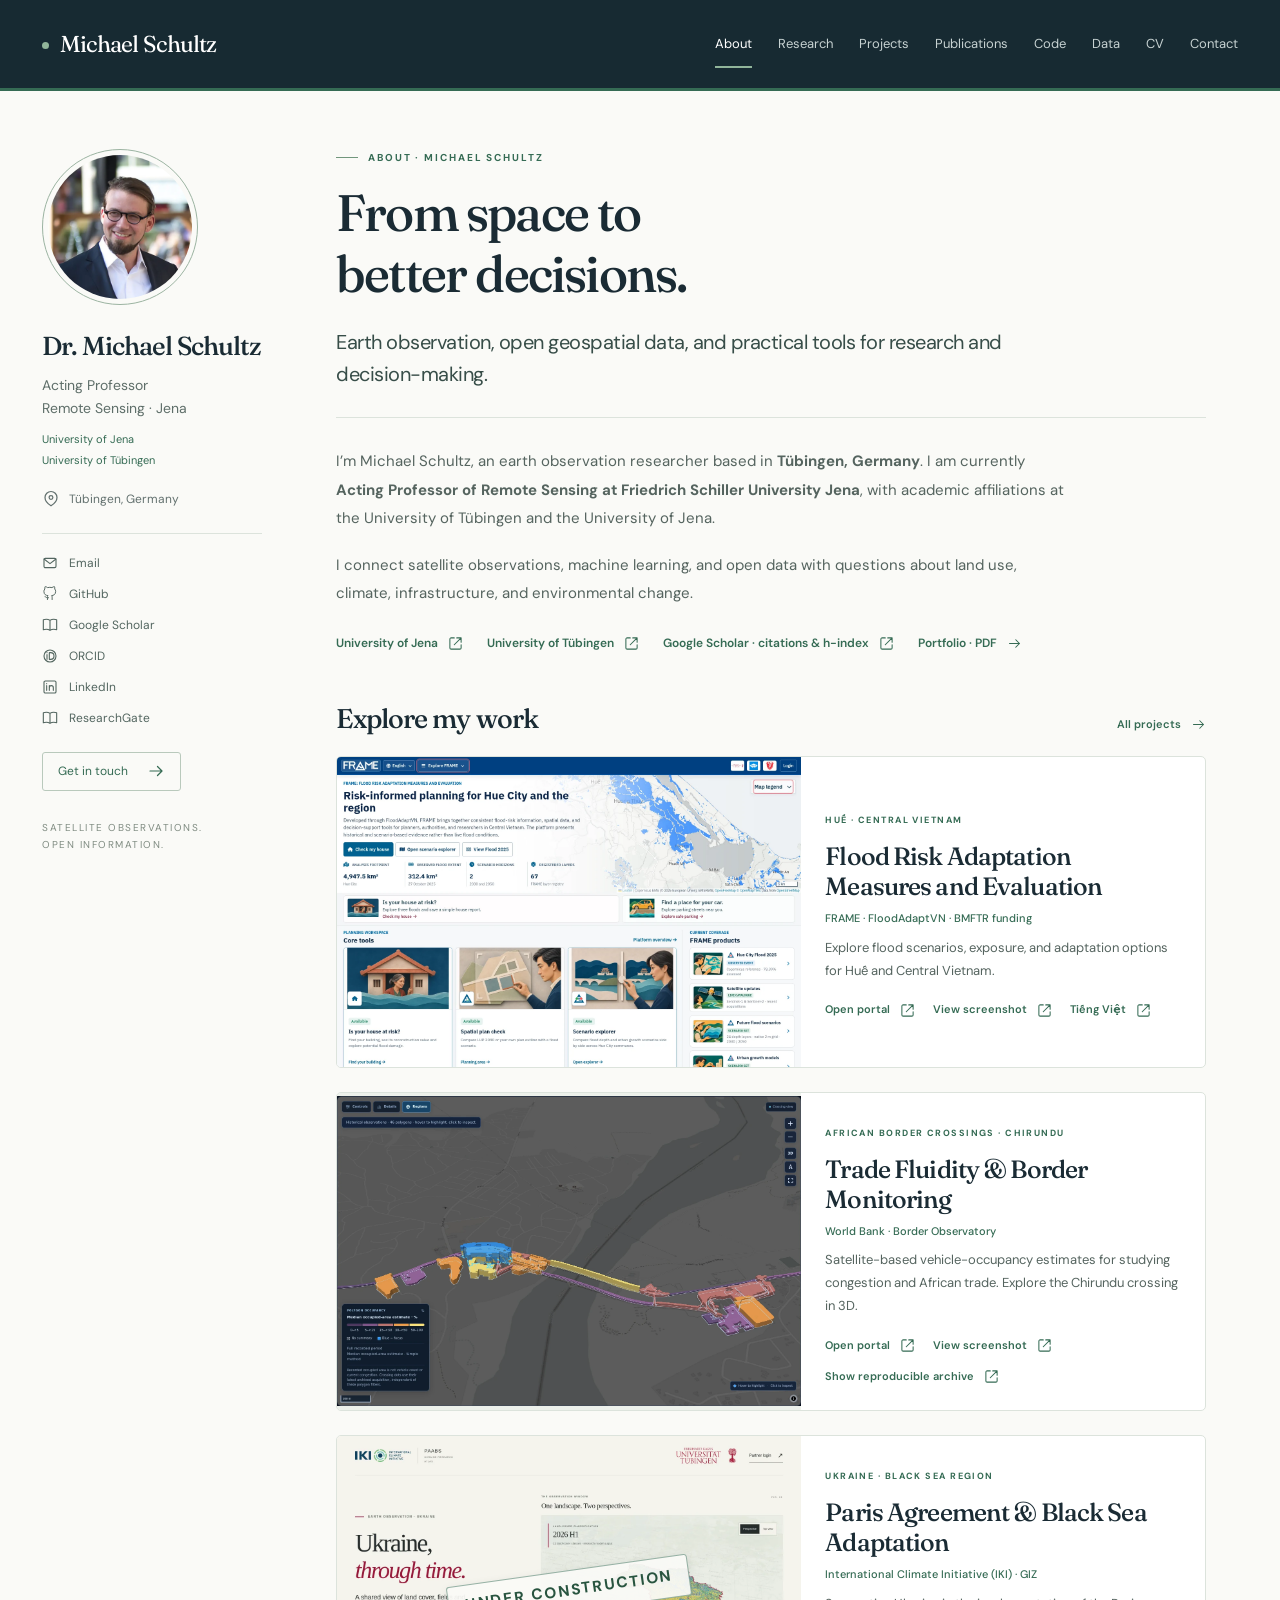
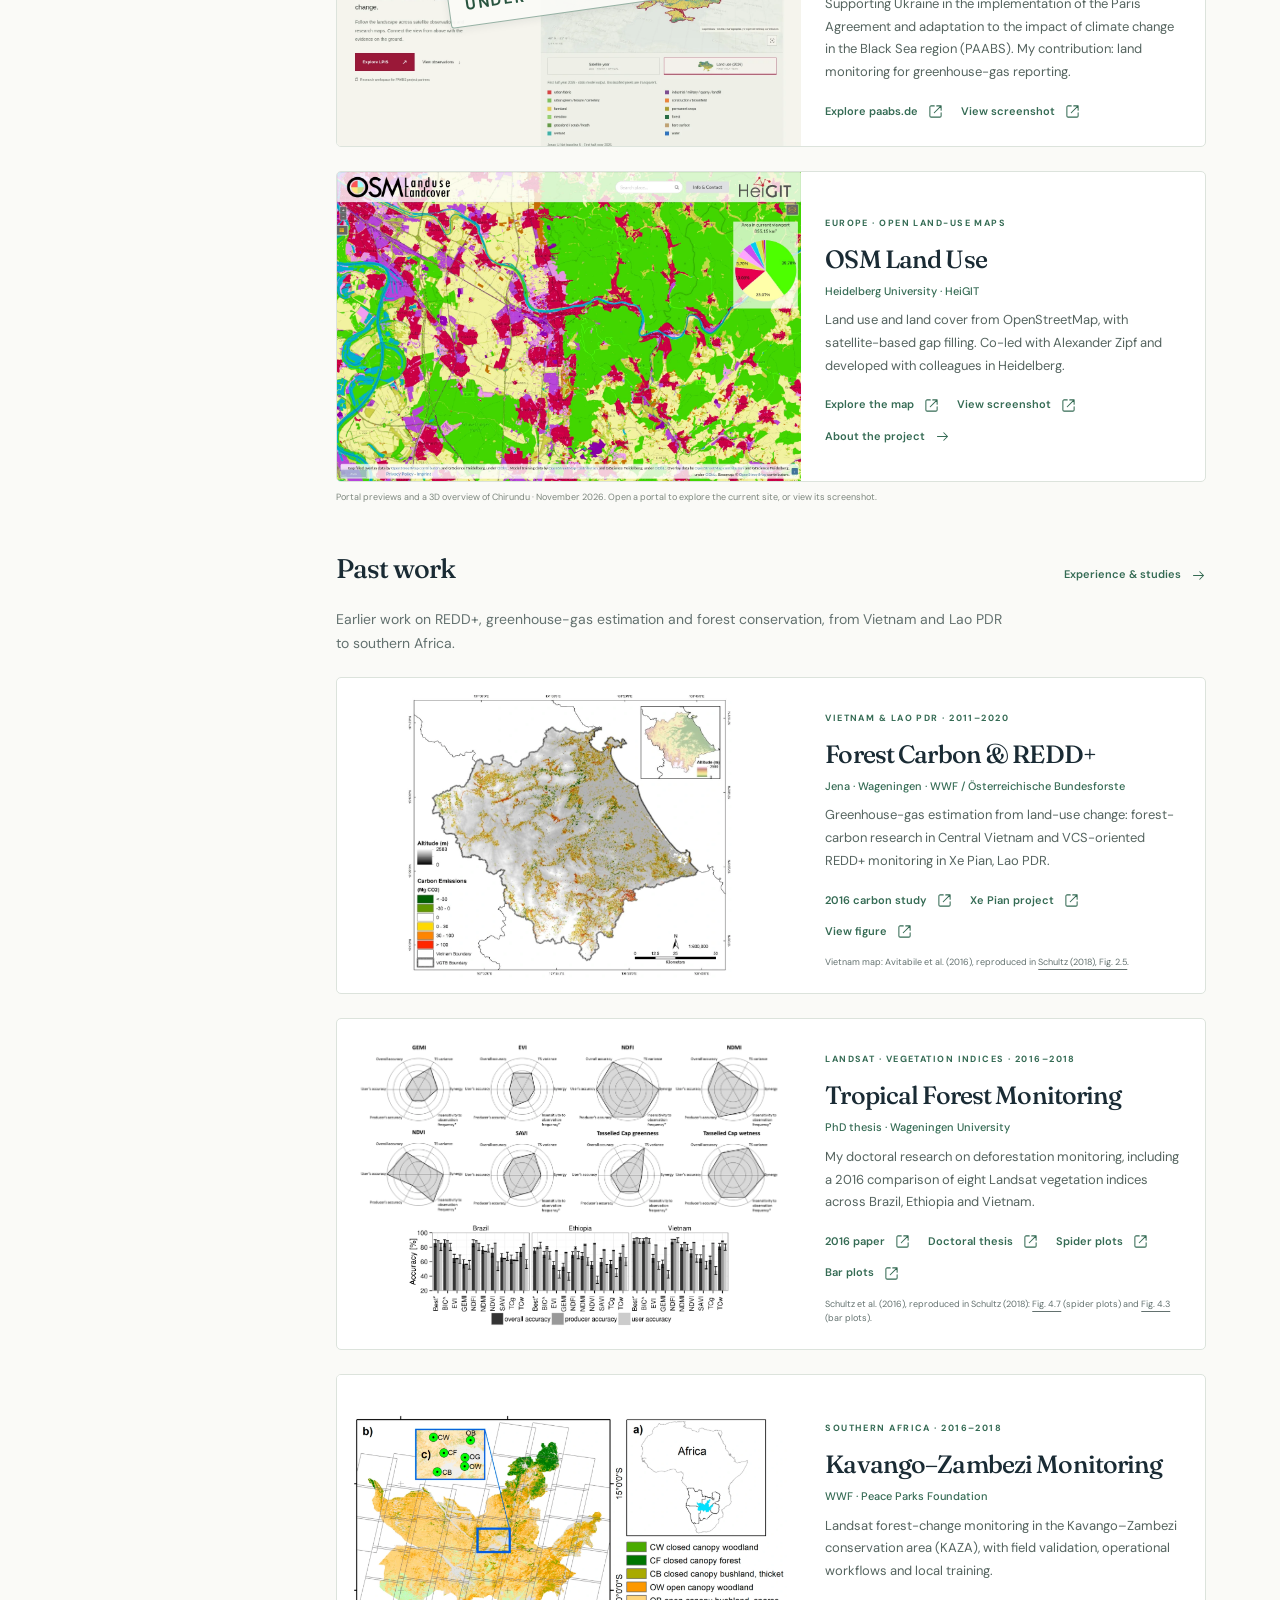
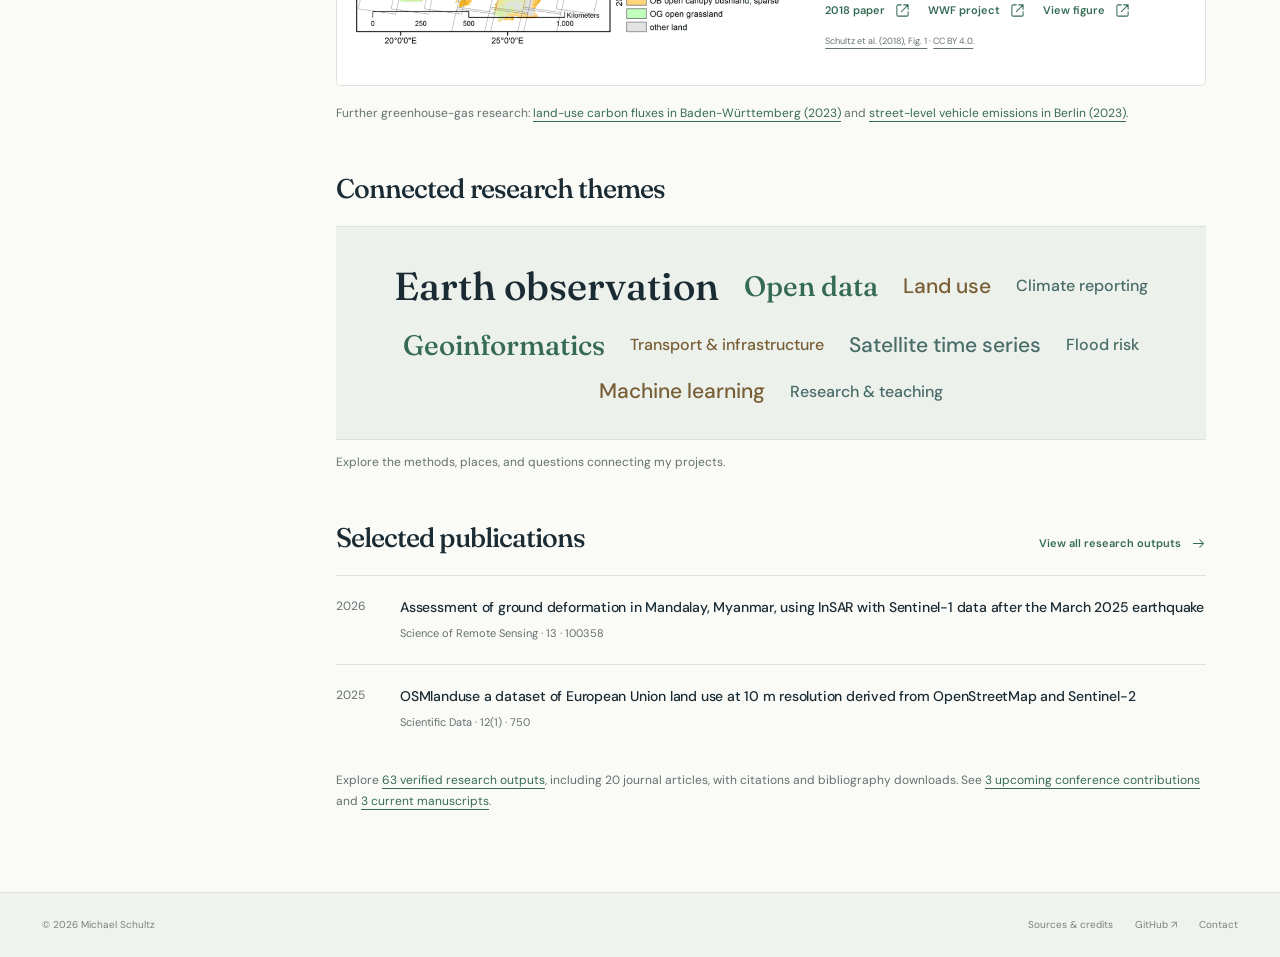
<file: docs/index.html>
<!doctype html>
<html lang="en"><head><meta charset="utf-8"><meta name="viewport" content="width=device-width,initial-scale=1"><title>About — Michael Schultz</title><meta name="description" content="Michael Schultz — Acting Professor of Remote Sensing at the University of Jena, based in Tübingen. Earth observation, World Bank projects, PAABS Ukraine, and FRAME Vietnam."><meta name="theme-color" content="#172a32"><link rel="canonical" href="https://schultzheidelberg.github.io/"><meta property="og:title" content="About — Michael Schultz"><meta property="og:description" content="Michael Schultz — Acting Professor of Remote Sensing at the University of Jena, based in Tübingen. Earth observation, World Bank projects, PAABS Ukraine, and FRAME Vietnam."><meta property="og:type" content="website"><meta property="og:url" content="https://schultzheidelberg.github.io/"><meta property="og:image" content="https://schultzheidelberg.github.io/assets/michael-schultz.webp"><link rel="icon" href="/assets/favicon.svg" type="image/svg+xml"><link rel="stylesheet" href="/assets/site.css?v=a5b4afa90e1f"><script src="/assets/site.js" defer></script></head>
<body><a class="skip" href="#main">Skip to content</a><header class="masthead"><div class="topbar"><a class="brand" href="/"><span class="brand-dot"></span>Michael Schultz</a><button class="menu-toggle" aria-expanded="false" aria-controls="navigation"><svg viewBox="0 0 24 24" aria-hidden="true"><path d="M4 6h16M4 12h16M4 18h16"/></svg>Menu</button><nav id="navigation" class="nav" aria-label="Main navigation"><a href="/" aria-current="page">About</a><a href="/research/">Research</a><a href="/projects/">Projects</a><a href="/publications/">Publications</a><a href="/code/">Code</a><a href="/data/">Data</a><a href="/cv/">CV</a><a href="/contact/">Contact</a></nav></div></header>
<div class="site-shell"><aside class="profile" aria-label="Michael Schultz’s profile"><div class="portrait-wrap"><img class="portrait" src="/assets/michael-schultz.webp" width="146" height="146" alt="Michael Schultz"></div><p class="profile-name">Dr. Michael Schultz</p><p class="profile-role">Acting Professor<br>Remote Sensing · Jena</p><div class="profile-affiliations"><a href="https://www.chemgeo.uni-jena.de/34397/institutsrat">University of Jena</a><a href="https://uni-tuebingen.de/en/fakultaeten/mathematisch-naturwissenschaftliche-fakultaet/fachbereiche/geowissenschaften/arbeitsgruppen/geographie/forschungsbereich/geoinformatik-gis/arbeitsgruppe/team/michael-schultz/">University of Tübingen</a></div><p class="profile-location"><svg viewBox="0 0 24 24" aria-hidden="true"><path d="M20 10c0 6-8 11-8 11S4 16 4 10a8 8 0 1 1 16 0Z"/><circle cx="12" cy="10" r="2.5"/></svg>Tübingen, Germany</p><div class="profile-links"><a href="mailto:schultz.consulting@outlook.com"><svg viewBox="0 0 24 24" aria-hidden="true"><rect x="3" y="5" width="18" height="14" rx="2"/><path d="m3 6 9 7 9-7"/></svg><span>Email</span></a><a href="https://github.com/schultzheidelberg"><svg viewBox="0 0 24 24" aria-hidden="true"><path d="M9 19c-4 1-4-2-6-2m12 5v-4a3.5 3.5 0 0 0-1-2.7c3.4-.4 7-1.7 7-7.3a5.7 5.7 0 0 0-1.6-4c.2-1.3.2-2.7-.4-4 0 0-1.3-.4-4.3 1.6a15 15 0 0 0-7.4 0C4.3-.4 3 0 3 0c-.6 1.3-.6 2.7-.4 4A5.7 5.7 0 0 0 1 8c0 5.6 3.6 6.9 7 7.3A3.5 3.5 0 0 0 7 18v4" transform="translate(2 1) scale(.88)"/></svg><span>GitHub</span></a><a href="https://scholar.google.com/citations?user=215uIhEAAAAJ&amp;hl=en"><svg viewBox="0 0 24 24" aria-hidden="true"><path d="M12 5c-3-2-6-2-10-1v15c4-1 7-1 10 1 3-2 6-2 10-1V4c-4-1-7-1-10 1Zm0 0v15"/></svg><span>Google Scholar</span></a><a href="https://orcid.org/0000-0002-4813-090X"><svg viewBox="0 0 24 24" aria-hidden="true"><circle cx="12" cy="12" r="9"/><path d="M7.5 10v7m0-10v.1M11 7h2a5 5 0 0 1 0 10h-2Z"/></svg><span>ORCID</span></a><a href="https://de.linkedin.com/in/michael-schultz-a9025638"><svg viewBox="0 0 24 24" aria-hidden="true"><rect x="3" y="3" width="18" height="18" rx="2"/><path d="M7 10v7m0-10v.1M11 17v-7m0 3a3 3 0 0 1 6 0v4"/></svg><span>LinkedIn</span></a><a href="https://www.researchgate.net/profile/Michael-Schultz-6"><svg viewBox="0 0 24 24" aria-hidden="true"><path d="M12 5c-3-2-6-2-10-1v15c4-1 7-1 10 1 3-2 6-2 10-1V4c-4-1-7-1-10 1Zm0 0v15"/></svg><span>ResearchGate</span></a></div><a class="profile-contact" href="/contact/">Get in touch<svg viewBox="0 0 24 24" aria-hidden="true"><path d="M4 12h16m-6-6 6 6-6 6"/></svg></a><p class="profile-note">Satellite observations.<br>Open information.</p></aside><main class="page" id="main"><header class="page-heading"><div class="eyebrow">ABOUT · MICHAEL SCHULTZ</div><h1>From space to<br>better decisions.</h1><p class="intro">Earth observation, open geospatial data, and practical tools for research and decision-making.</p></header>
<div class="body-copy"><p>I’m Michael Schultz, an earth observation researcher based in <strong>Tübingen, Germany</strong>. I am currently <strong>Acting Professor of Remote Sensing at Friedrich Schiller University Jena</strong>, with academic affiliations at the University of Tübingen and the University of Jena.</p><p>I connect satellite observations, machine learning, and open data with questions about land use, climate, infrastructure, and environmental change.</p></div>
<div class="inline-links"><a class="arrow-link" href="https://www.chemgeo.uni-jena.de/34397/institutsrat">University of Jena<svg viewBox="0 0 24 24" aria-hidden="true"><path d="M14 3h7v7M21 3 10 14"/><path d="M10 3H5a2 2 0 0 0-2 2v14a2 2 0 0 0 2 2h14a2 2 0 0 0 2-2v-5"/></svg></a><a class="arrow-link" href="https://uni-tuebingen.de/en/fakultaeten/mathematisch-naturwissenschaftliche-fakultaet/fachbereiche/geowissenschaften/arbeitsgruppen/geographie/forschungsbereich/geoinformatik-gis/arbeitsgruppe/team/michael-schultz/">University of Tübingen<svg viewBox="0 0 24 24" aria-hidden="true"><path d="M14 3h7v7M21 3 10 14"/><path d="M10 3H5a2 2 0 0 0-2 2v14a2 2 0 0 0 2 2h14a2 2 0 0 0 2-2v-5"/></svg></a><a class="arrow-link" href="https://scholar.google.com/citations?user=215uIhEAAAAJ&amp;hl=en">Google Scholar · citations & h-index<svg viewBox="0 0 24 24" aria-hidden="true"><path d="M14 3h7v7M21 3 10 14"/><path d="M10 3H5a2 2 0 0 0-2 2v14a2 2 0 0 0 2 2h14a2 2 0 0 0 2-2v-5"/></svg></a><a class="arrow-link" href="/downloads/Michael_Schultz_Portfolio.pdf">Portfolio · PDF<svg viewBox="0 0 24 24" aria-hidden="true"><path d="M4 12h16m-6-6 6 6-6 6"/></svg></a></div>
<section class="section" aria-labelledby="platforms"><div class="section-top"><h2 id="platforms">Explore my work</h2><a class="arrow-link" href="/projects/">All projects<svg viewBox="0 0 24 24" aria-hidden="true"><path d="M4 12h16m-6-6 6 6-6 6"/></svg></a></div><div class="portal-list"><article class="portal-card"><a class="portal-preview" href="https://frame-vn.org/" aria-label="Open Flood Risk Adaptation Measures and Evaluation"><img src="/assets/frame-home.webp" width="1440" height="960" alt="Screenshot of the Flood Risk Adaptation Measures and Evaluation landing page" loading="lazy"></a><div class="portal-copy"><span class="tag">HUẾ · CENTRAL VIETNAM</span><h3>Flood Risk Adaptation Measures and Evaluation</h3><p class="project-context">FRAME · FloodAdaptVN · BMFTR funding</p><p>Explore flood scenarios, exposure, and adaptation options for Huế and Central Vietnam.</p><div class="project-links"><a class="arrow-link" href="https://frame-vn.org/">Open portal<svg viewBox="0 0 24 24" aria-hidden="true"><path d="M14 3h7v7M21 3 10 14"/><path d="M10 3H5a2 2 0 0 0-2 2v14a2 2 0 0 0 2 2h14a2 2 0 0 0 2-2v-5"/></svg></a><a class="arrow-link" href="/assets/frame-home.webp">View screenshot<svg viewBox="0 0 24 24" aria-hidden="true"><path d="M14 3h7v7M21 3 10 14"/><path d="M10 3H5a2 2 0 0 0-2 2v14a2 2 0 0 0 2 2h14a2 2 0 0 0 2-2v-5"/></svg></a><a class="arrow-link" href="https://frame-vn.org/frame/">Tiếng Việt<svg viewBox="0 0 24 24" aria-hidden="true"><path d="M14 3h7v7M21 3 10 14"/><path d="M10 3H5a2 2 0 0 0-2 2v14a2 2 0 0 0 2 2h14a2 2 0 0 0 2-2v-5"/></svg></a></div></div></article><article class="portal-card"><a class="portal-preview" href="https://wbearthobservation.org/traffic/v11/?site=ID_004_Chirundu" aria-label="Open Trade Fluidity &amp; Border Monitoring"><img src="/assets/chirundu-overview.webp" width="1440" height="961" alt="3D overview of occupied-area estimates across the Chirundu border crossing" loading="lazy"></a><div class="portal-copy"><span class="tag">AFRICAN BORDER CROSSINGS · CHIRUNDU</span><h3>Trade Fluidity & Border Monitoring</h3><p class="project-context">World Bank · Border Observatory</p><p>Satellite-based vehicle-occupancy estimates for studying congestion and African trade. Explore the Chirundu crossing in 3D.</p><div class="project-links"><a class="arrow-link" href="https://wbearthobservation.org/traffic/v11/?site=ID_004_Chirundu">Open portal<svg viewBox="0 0 24 24" aria-hidden="true"><path d="M14 3h7v7M21 3 10 14"/><path d="M10 3H5a2 2 0 0 0-2 2v14a2 2 0 0 0 2 2h14a2 2 0 0 0 2-2v-5"/></svg></a><a class="arrow-link" href="/assets/chirundu-overview.webp">View screenshot<svg viewBox="0 0 24 24" aria-hidden="true"><path d="M14 3h7v7M21 3 10 14"/><path d="M10 3H5a2 2 0 0 0-2 2v14a2 2 0 0 0 2 2h14a2 2 0 0 0 2-2v-5"/></svg></a><a class="arrow-link" href="https://reproducibility.worldbank.org/catalog/667">Show reproducible archive<svg viewBox="0 0 24 24" aria-hidden="true"><path d="M14 3h7v7M21 3 10 14"/><path d="M10 3H5a2 2 0 0 0-2 2v14a2 2 0 0 0 2 2h14a2 2 0 0 0 2-2v-5"/></svg></a></div></div></article><article class="portal-card"><a class="portal-preview" href="https://paabs.de/" aria-label="Open Paris Agreement &amp; Black Sea Adaptation — Under construction"><img src="/assets/paabs-platform.webp" width="1440" height="960" alt="Screenshot of the Paris Agreement &amp; Black Sea Adaptation landing page" loading="lazy"><span class="portal-status" aria-hidden="true">Under construction</span></a><div class="portal-copy"><span class="tag">UKRAINE · BLACK SEA REGION</span><h3>Paris Agreement & Black Sea Adaptation</h3><p class="project-context">International Climate Initiative (IKI) · GIZ</p><p>Supporting Ukraine in the implementation of the Paris Agreement and adaptation to the impact of climate change in the Black Sea region (PAABS). My contribution: land monitoring for greenhouse-gas reporting.</p><div class="project-links"><a class="arrow-link" href="https://paabs.de/">Explore paabs.de<svg viewBox="0 0 24 24" aria-hidden="true"><path d="M14 3h7v7M21 3 10 14"/><path d="M10 3H5a2 2 0 0 0-2 2v14a2 2 0 0 0 2 2h14a2 2 0 0 0 2-2v-5"/></svg></a><a class="arrow-link" href="/assets/paabs-platform.webp">View screenshot<svg viewBox="0 0 24 24" aria-hidden="true"><path d="M14 3h7v7M21 3 10 14"/><path d="M10 3H5a2 2 0 0 0-2 2v14a2 2 0 0 0 2 2h14a2 2 0 0 0 2-2v-5"/></svg></a></div></div></article><article class="portal-card"><a class="portal-preview" href="https://osmlanduse.org/" aria-label="Open OSM Land Use"><img src="/assets/osmlanduse-portal.webp" width="1440" height="960" alt="Screenshot of the OSM Landuse Landcover interactive map" loading="lazy"></a><div class="portal-copy"><span class="tag">EUROPE · OPEN LAND-USE MAPS</span><h3>OSM Land Use</h3><p class="project-context">Heidelberg University · HeiGIT</p><p>Land use and land cover from OpenStreetMap, with satellite-based gap filling. Co-led with Alexander Zipf and developed with colleagues in Heidelberg.</p><div class="project-links"><a class="arrow-link" href="https://osmlanduse.org/">Explore the map<svg viewBox="0 0 24 24" aria-hidden="true"><path d="M14 3h7v7M21 3 10 14"/><path d="M10 3H5a2 2 0 0 0-2 2v14a2 2 0 0 0 2 2h14a2 2 0 0 0 2-2v-5"/></svg></a><a class="arrow-link" href="/assets/osmlanduse-portal.webp">View screenshot<svg viewBox="0 0 24 24" aria-hidden="true"><path d="M14 3h7v7M21 3 10 14"/><path d="M10 3H5a2 2 0 0 0-2 2v14a2 2 0 0 0 2 2h14a2 2 0 0 0 2-2v-5"/></svg></a><a class="arrow-link" href="/projects/#osmlanduse">About the project<svg viewBox="0 0 24 24" aria-hidden="true"><path d="M4 12h16m-6-6 6 6-6 6"/></svg></a></div></div></article></div><p class="image-credit">Portal previews and a 3D overview of Chirundu · November 2026. Open a portal to explore the current site, or view its screenshot.</p></section>
<section class="section past-work" aria-labelledby="past-work"><div class="section-top"><h2 id="past-work">Past work</h2><a class="arrow-link" href="/projects/#past-work">Experience & studies<svg viewBox="0 0 24 24" aria-hidden="true"><path d="M4 12h16m-6-6 6 6-6 6"/></svg></a></div><p class="past-work-intro">Earlier work on REDD+, greenhouse-gas estimation and forest conservation, from Vietnam and Lao PDR to southern Africa.</p><div class="portal-list"><article class="portal-card past-work-card"><a class="past-preview" href="/assets/past-carbon-vietnam.webp" aria-label="View figure: Forest Carbon &amp; REDD+"><img src="/assets/past-carbon-vietnam.webp" width="957" height="834" alt="Map of carbon emissions and removals from land-cover change in Central Vietnam, with complete legend" loading="lazy"></a><div class="portal-copy"><span class="tag">VIETNAM & LAO PDR · 2011–2020</span><h3>Forest Carbon & REDD+</h3><p class="project-context">Jena · Wageningen · WWF / Österreichische Bundesforste</p><p>Greenhouse-gas estimation from land-use change: forest-carbon research in Central Vietnam and VCS-oriented REDD+ monitoring in Xe Pian, Lao PDR.</p><div class="project-links"><a class="arrow-link" href="https://doi.org/10.1080/17583004.2016.1254009">2016 carbon study<svg viewBox="0 0 24 24" aria-hidden="true"><path d="M14 3h7v7M21 3 10 14"/><path d="M10 3H5a2 2 0 0 0-2 2v14a2 2 0 0 0 2 2h14a2 2 0 0 0 2-2v-5"/></svg></a><a class="arrow-link" href="https://www.wwf.at/wwf-und-bundesforste-schuetzen-regenwaelder-in-laos/">Xe Pian project<svg viewBox="0 0 24 24" aria-hidden="true"><path d="M14 3h7v7M21 3 10 14"/><path d="M10 3H5a2 2 0 0 0-2 2v14a2 2 0 0 0 2 2h14a2 2 0 0 0 2-2v-5"/></svg></a><a class="arrow-link" href="/assets/past-carbon-vietnam.webp">View figure<svg viewBox="0 0 24 24" aria-hidden="true"><path d="M14 3h7v7M21 3 10 14"/><path d="M10 3H5a2 2 0 0 0-2 2v14a2 2 0 0 0 2 2h14a2 2 0 0 0 2-2v-5"/></svg></a></div><p class="image-credit">Vietnam map: Avitabile et al. (2016), reproduced in <a href="https://edepot.wur.nl/454885#page=38">Schultz (2018), Fig. 2.5</a>.</p></div></article><article class="portal-card past-work-card"><div class="past-preview-pair"><a class="past-preview" href="/assets/past-vegetation-spider.webp" aria-label="View figure: Tropical Forest Monitoring"><img src="/assets/past-vegetation-spider.webp" width="1850" height="758" alt="Eight spider plots comparing relative vegetation-index performance across accuracy, observation frequency, synergy and time-series variance" loading="lazy"></a><a class="past-preview" href="/assets/past-vegetation-indices.webp" aria-label="View bar plots: Tropical Forest Monitoring"><img src="/assets/past-vegetation-indices.webp" width="956" height="307" alt="Complete three-panel comparison of vegetation-index accuracy in Brazil, Ethiopia and Vietnam" loading="lazy"></a></div><div class="portal-copy"><span class="tag">LANDSAT · VEGETATION INDICES · 2016–2018</span><h3>Tropical Forest Monitoring</h3><p class="project-context">PhD thesis · Wageningen University</p><p>My doctoral research on deforestation monitoring, including a 2016 comparison of eight Landsat vegetation indices across Brazil, Ethiopia and Vietnam.</p><div class="project-links"><a class="arrow-link" href="https://doi.org/10.1016/j.jag.2016.06.020">2016 paper<svg viewBox="0 0 24 24" aria-hidden="true"><path d="M14 3h7v7M21 3 10 14"/><path d="M10 3H5a2 2 0 0 0-2 2v14a2 2 0 0 0 2 2h14a2 2 0 0 0 2-2v-5"/></svg></a><a class="arrow-link" href="https://doi.org/10.18174/454885">Doctoral thesis<svg viewBox="0 0 24 24" aria-hidden="true"><path d="M14 3h7v7M21 3 10 14"/><path d="M10 3H5a2 2 0 0 0-2 2v14a2 2 0 0 0 2 2h14a2 2 0 0 0 2-2v-5"/></svg></a><a class="arrow-link" href="/assets/past-vegetation-spider.webp">Spider plots<svg viewBox="0 0 24 24" aria-hidden="true"><path d="M14 3h7v7M21 3 10 14"/><path d="M10 3H5a2 2 0 0 0-2 2v14a2 2 0 0 0 2 2h14a2 2 0 0 0 2-2v-5"/></svg></a><a class="arrow-link" href="/assets/past-vegetation-indices.webp">Bar plots<svg viewBox="0 0 24 24" aria-hidden="true"><path d="M14 3h7v7M21 3 10 14"/><path d="M10 3H5a2 2 0 0 0-2 2v14a2 2 0 0 0 2 2h14a2 2 0 0 0 2-2v-5"/></svg></a></div><p class="image-credit">Schultz et al. (2016), reproduced in Schultz (2018): <a href="https://edepot.wur.nl/454885#page=79">Fig. 4.7</a> (spider plots) and <a href="https://edepot.wur.nl/454885#page=75">Fig. 4.3</a> (bar plots).</p></div></article><article class="portal-card past-work-card"><a class="past-preview" href="/assets/past-wwf-kaza.webp" aria-label="View figure: Kavango–Zambezi Monitoring"><img src="/assets/past-wwf-kaza.webp" width="1600" height="858" alt="Complete KAZA study-area map with land-cover classes, field sites and location in Africa" loading="lazy"></a><div class="portal-copy"><span class="tag">SOUTHERN AFRICA · 2016–2018</span><h3>Kavango–Zambezi Monitoring</h3><p class="project-context">WWF · Peace Parks Foundation</p><p>Landsat forest-change monitoring in the Kavango–Zambezi conservation area (KAZA), with field validation, operational workflows and local training.</p><div class="project-links"><a class="arrow-link" href="https://doi.org/10.3390/rs10111850">2018 paper<svg viewBox="0 0 24 24" aria-hidden="true"><path d="M14 3h7v7M21 3 10 14"/><path d="M10 3H5a2 2 0 0 0-2 2v14a2 2 0 0 0 2 2h14a2 2 0 0 0 2-2v-5"/></svg></a><a class="arrow-link" href="https://space-science.wwf.de/project/kaza-land-cover-mapping-and-monitoring/">WWF project<svg viewBox="0 0 24 24" aria-hidden="true"><path d="M14 3h7v7M21 3 10 14"/><path d="M10 3H5a2 2 0 0 0-2 2v14a2 2 0 0 0 2 2h14a2 2 0 0 0 2-2v-5"/></svg></a><a class="arrow-link" href="/assets/past-wwf-kaza.webp">View figure<svg viewBox="0 0 24 24" aria-hidden="true"><path d="M14 3h7v7M21 3 10 14"/><path d="M10 3H5a2 2 0 0 0-2 2v14a2 2 0 0 0 2 2h14a2 2 0 0 0 2-2v-5"/></svg></a></div><p class="image-credit"><a href="https://www.mdpi.com/2072-4292/10/11/1850">Schultz et al. (2018), Fig. 1</a> · <a href="https://creativecommons.org/licenses/by/4.0/">CC BY 4.0</a>.</p></div></article></div><p class="subtle past-work-followup">Further greenhouse-gas research: <a href="https://doi.org/10.1007/s10661-023-11141-9">land-use carbon fluxes in Baden-Württemberg (2023)</a> and <a href="https://doi.org/10.3390/ijgi12040138">street-level vehicle emissions in Berlin (2023)</a>.</p></section>
<section class="section research-cloud-section" aria-labelledby="research-cloud"><div class="section-top"><h2 id="research-cloud">Connected research themes</h2></div><nav class="research-cloud" aria-label="Explore research themes"><a class="cloud-largest" href="/research/">Earth observation</a><a class="cloud-large" href="/projects/#osmlanduse">Open data</a><a class="cloud-medium" href="/research/#land-use">Land use</a><a href="/projects/#ukraine">Climate reporting</a><a class="cloud-large" href="/research/">Geoinformatics</a><a href="/projects/#border-observatory">Transport &amp; infrastructure</a><a class="cloud-medium" href="/research/#forest-change">Satellite time series</a><a href="/projects/#frame">Flood risk</a><a class="cloud-medium" href="/code/">Machine learning</a><a href="/cv/">Research &amp; teaching</a></nav><p class="subtle">Explore the methods, places, and questions connecting my projects.</p></section>
<section class="section" aria-labelledby="recent"><div class="section-top"><h2 id="recent">Selected publications</h2><a class="arrow-link" href="/publications/">View all research outputs<svg viewBox="0 0 24 24" aria-hidden="true"><path d="M4 12h16m-6-6 6 6-6 6"/></svg></a></div><article class="publication-preview"><time>2026</time><div><h3><a href="https://doi.org/10.1016/j.srs.2025.100358">Assessment of ground deformation in Mandalay, Myanmar, using InSAR with Sentinel-1 data after the March 2025 earthquake</a></h3><p>Science of Remote Sensing · 13 · 100358</p></div></article><article class="publication-preview"><time>2025</time><div><h3><a href="https://doi.org/10.1038/s41597-025-04703-8">OSMlanduse a dataset of European Union land use at 10 m resolution derived from OpenStreetMap and Sentinel-2</a></h3><p>Scientific Data · 12(1) · 750</p></div></article><p class="subtle bibliography-home">Explore <a href="/publications/">63 verified research outputs</a>, including 20 journal articles, with citations and bibliography downloads. See <a href="/publications/#upcoming">3 upcoming conference contributions</a> and <a href="/publications/#manuscripts">3 current manuscripts</a>.</p></section></main></div>
<footer class="site-footer"><div class="footer-inner"><span>© 2026 Michael Schultz</span><div class="footer-links"><a href="/sources/">Sources & credits</a><a href="https://github.com/schultzheidelberg">GitHub ↗</a><a href="/contact/">Contact</a></div></div></footer><div class="status-message" role="status" aria-live="polite"></div></body></html>
</file>
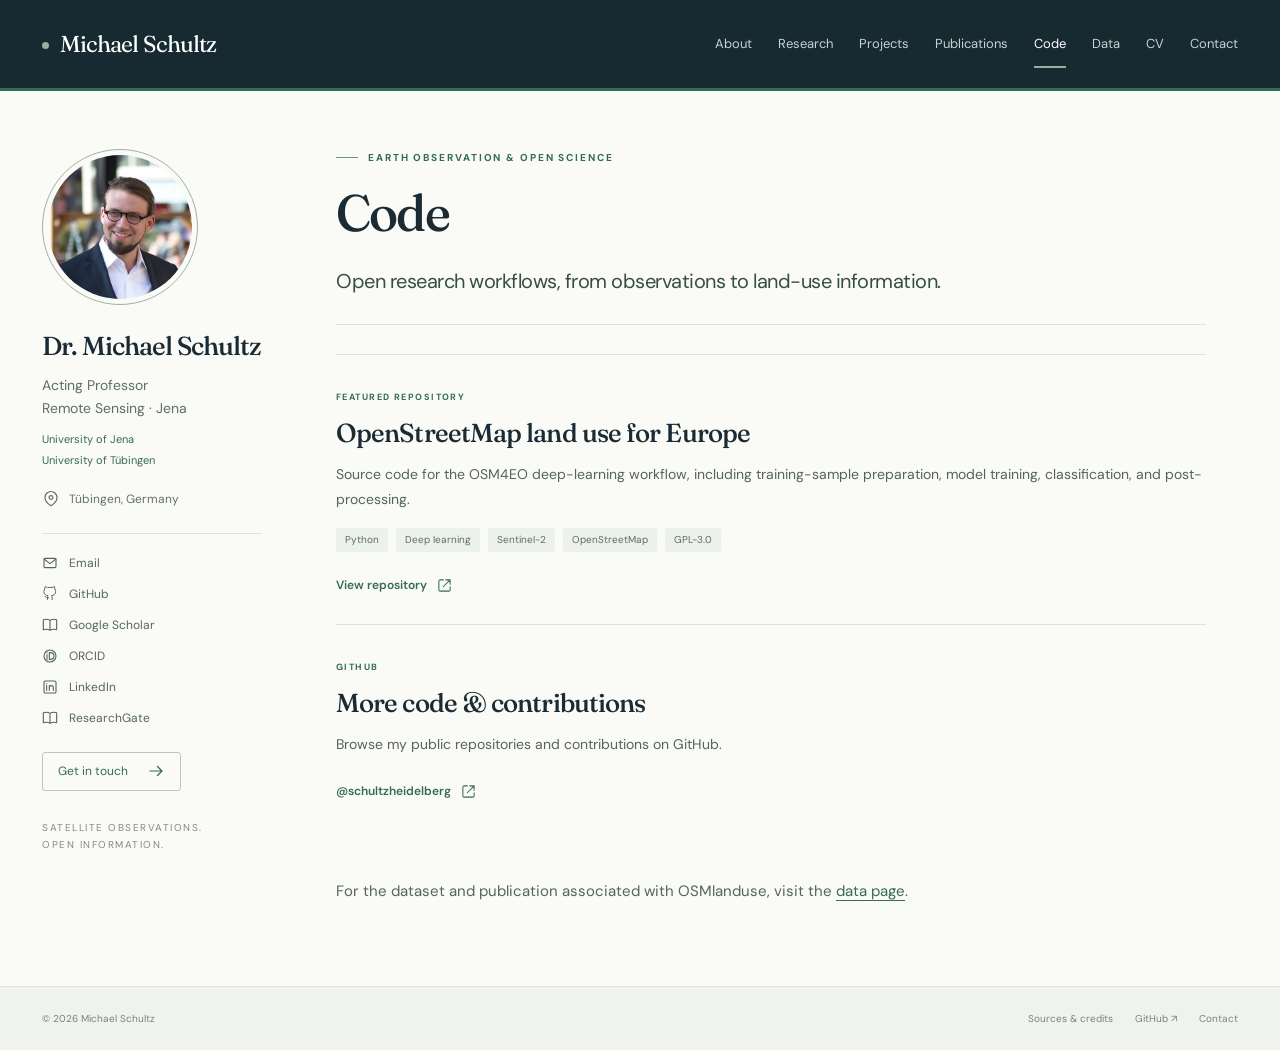
<file: docs/code/index.html>
<!doctype html>
<html lang="en"><head><meta charset="utf-8"><meta name="viewport" content="width=device-width,initial-scale=1"><title>Code — Michael Schultz</title><meta name="description" content="Michael Schultz — Acting Professor of Remote Sensing at the University of Jena, based in Tübingen. Earth observation, World Bank projects, PAABS Ukraine, and FRAME Vietnam."><meta name="theme-color" content="#172a32"><link rel="canonical" href="https://schultzheidelberg.github.io/code/"><meta property="og:title" content="Code — Michael Schultz"><meta property="og:description" content="Michael Schultz — Acting Professor of Remote Sensing at the University of Jena, based in Tübingen. Earth observation, World Bank projects, PAABS Ukraine, and FRAME Vietnam."><meta property="og:type" content="website"><meta property="og:url" content="https://schultzheidelberg.github.io/code/"><meta property="og:image" content="https://schultzheidelberg.github.io/assets/michael-schultz.webp"><link rel="icon" href="/assets/favicon.svg" type="image/svg+xml"><link rel="stylesheet" href="/assets/site.css?v=a5b4afa90e1f"><script src="/assets/site.js" defer></script></head>
<body><a class="skip" href="#main">Skip to content</a><header class="masthead"><div class="topbar"><a class="brand" href="/"><span class="brand-dot"></span>Michael Schultz</a><button class="menu-toggle" aria-expanded="false" aria-controls="navigation"><svg viewBox="0 0 24 24" aria-hidden="true"><path d="M4 6h16M4 12h16M4 18h16"/></svg>Menu</button><nav id="navigation" class="nav" aria-label="Main navigation"><a href="/">About</a><a href="/research/">Research</a><a href="/projects/">Projects</a><a href="/publications/">Publications</a><a href="/code/" aria-current="page">Code</a><a href="/data/">Data</a><a href="/cv/">CV</a><a href="/contact/">Contact</a></nav></div></header>
<div class="site-shell"><aside class="profile" aria-label="Michael Schultz’s profile"><div class="portrait-wrap"><img class="portrait" src="/assets/michael-schultz.webp" width="146" height="146" alt="Michael Schultz"></div><p class="profile-name">Dr. Michael Schultz</p><p class="profile-role">Acting Professor<br>Remote Sensing · Jena</p><div class="profile-affiliations"><a href="https://www.chemgeo.uni-jena.de/34397/institutsrat">University of Jena</a><a href="https://uni-tuebingen.de/en/fakultaeten/mathematisch-naturwissenschaftliche-fakultaet/fachbereiche/geowissenschaften/arbeitsgruppen/geographie/forschungsbereich/geoinformatik-gis/arbeitsgruppe/team/michael-schultz/">University of Tübingen</a></div><p class="profile-location"><svg viewBox="0 0 24 24" aria-hidden="true"><path d="M20 10c0 6-8 11-8 11S4 16 4 10a8 8 0 1 1 16 0Z"/><circle cx="12" cy="10" r="2.5"/></svg>Tübingen, Germany</p><div class="profile-links"><a href="mailto:schultz.consulting@outlook.com"><svg viewBox="0 0 24 24" aria-hidden="true"><rect x="3" y="5" width="18" height="14" rx="2"/><path d="m3 6 9 7 9-7"/></svg><span>Email</span></a><a href="https://github.com/schultzheidelberg"><svg viewBox="0 0 24 24" aria-hidden="true"><path d="M9 19c-4 1-4-2-6-2m12 5v-4a3.5 3.5 0 0 0-1-2.7c3.4-.4 7-1.7 7-7.3a5.7 5.7 0 0 0-1.6-4c.2-1.3.2-2.7-.4-4 0 0-1.3-.4-4.3 1.6a15 15 0 0 0-7.4 0C4.3-.4 3 0 3 0c-.6 1.3-.6 2.7-.4 4A5.7 5.7 0 0 0 1 8c0 5.6 3.6 6.9 7 7.3A3.5 3.5 0 0 0 7 18v4" transform="translate(2 1) scale(.88)"/></svg><span>GitHub</span></a><a href="https://scholar.google.com/citations?user=215uIhEAAAAJ&amp;hl=en"><svg viewBox="0 0 24 24" aria-hidden="true"><path d="M12 5c-3-2-6-2-10-1v15c4-1 7-1 10 1 3-2 6-2 10-1V4c-4-1-7-1-10 1Zm0 0v15"/></svg><span>Google Scholar</span></a><a href="https://orcid.org/0000-0002-4813-090X"><svg viewBox="0 0 24 24" aria-hidden="true"><circle cx="12" cy="12" r="9"/><path d="M7.5 10v7m0-10v.1M11 7h2a5 5 0 0 1 0 10h-2Z"/></svg><span>ORCID</span></a><a href="https://de.linkedin.com/in/michael-schultz-a9025638"><svg viewBox="0 0 24 24" aria-hidden="true"><rect x="3" y="3" width="18" height="18" rx="2"/><path d="M7 10v7m0-10v.1M11 17v-7m0 3a3 3 0 0 1 6 0v4"/></svg><span>LinkedIn</span></a><a href="https://www.researchgate.net/profile/Michael-Schultz-6"><svg viewBox="0 0 24 24" aria-hidden="true"><path d="M12 5c-3-2-6-2-10-1v15c4-1 7-1 10 1 3-2 6-2 10-1V4c-4-1-7-1-10 1Zm0 0v15"/></svg><span>ResearchGate</span></a></div><a class="profile-contact" href="/contact/">Get in touch<svg viewBox="0 0 24 24" aria-hidden="true"><path d="M4 12h16m-6-6 6 6-6 6"/></svg></a><p class="profile-note">Satellite observations.<br>Open information.</p></aside><main class="page" id="main"><header class="page-heading"><div class="eyebrow">EARTH OBSERVATION & OPEN SCIENCE</div><h1>Code</h1><p class="intro">Open research workflows, from observations to land-use information.</p></header>
<section class="resource"><span class="tag">FEATURED REPOSITORY</span><h2>OpenStreetMap land use for Europe</h2><p>Source code for the OSM4EO deep-learning workflow, including training-sample preparation, model training, classification, and post-processing.</p><div class="resource-details"><span>Python</span><span>Deep learning</span><span>Sentinel-2</span><span>OpenStreetMap</span><span>GPL-3.0</span></div><a class="arrow-link" href="https://github.com/schultzheidelberg/OpenStreetMap-land-use-for-Europe-2020">View repository<svg viewBox="0 0 24 24" aria-hidden="true"><path d="M14 3h7v7M21 3 10 14"/><path d="M10 3H5a2 2 0 0 0-2 2v14a2 2 0 0 0 2 2h14a2 2 0 0 0 2-2v-5"/></svg></a></section>
<section class="resource"><span class="tag">GITHUB</span><h2>More code & contributions</h2><p>Browse my public repositories and contributions on GitHub.</p><div class="inline-links"><a class="arrow-link" href="https://github.com/schultzheidelberg">@schultzheidelberg<svg viewBox="0 0 24 24" aria-hidden="true"><path d="M14 3h7v7M21 3 10 14"/><path d="M10 3H5a2 2 0 0 0-2 2v14a2 2 0 0 0 2 2h14a2 2 0 0 0 2-2v-5"/></svg></a></div></section>
<section class="section"><div class="body-copy"><p>For the dataset and publication associated with OSMlanduse, visit the <a href="/data/">data page</a>.</p></div></section></main></div>
<footer class="site-footer"><div class="footer-inner"><span>© 2026 Michael Schultz</span><div class="footer-links"><a href="/sources/">Sources & credits</a><a href="https://github.com/schultzheidelberg">GitHub ↗</a><a href="/contact/">Contact</a></div></div></footer><div class="status-message" role="status" aria-live="polite"></div></body></html>
</file>
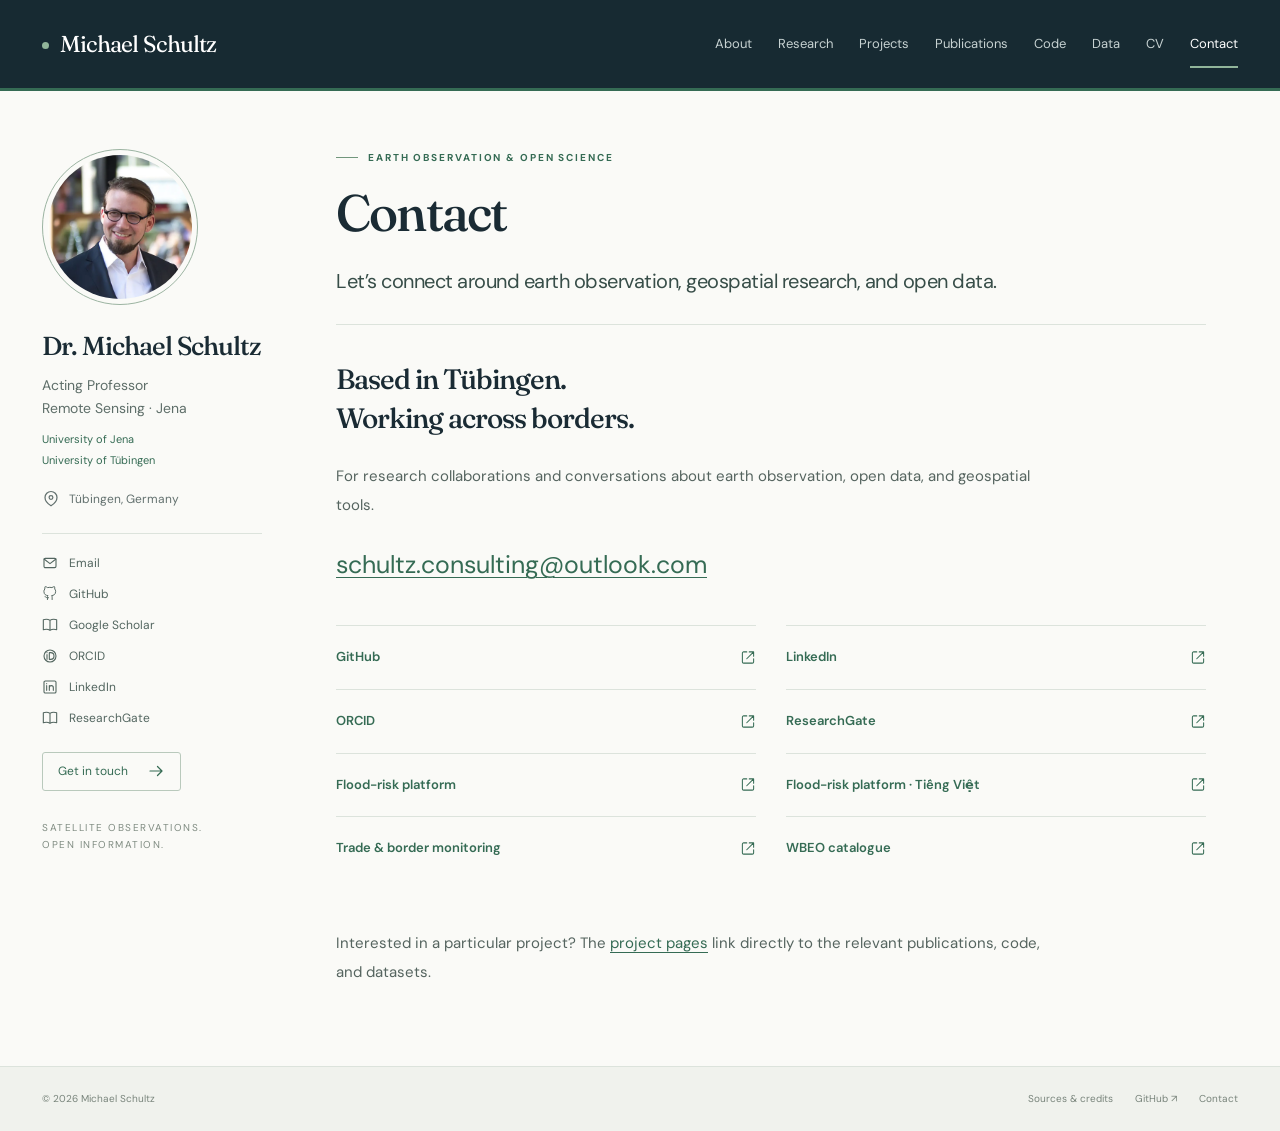
<file: docs/contact/index.html>
<!doctype html>
<html lang="en"><head><meta charset="utf-8"><meta name="viewport" content="width=device-width,initial-scale=1"><title>Contact — Michael Schultz</title><meta name="description" content="Michael Schultz — Acting Professor of Remote Sensing at the University of Jena, based in Tübingen. Earth observation, World Bank projects, PAABS Ukraine, and FRAME Vietnam."><meta name="theme-color" content="#172a32"><link rel="canonical" href="https://schultzheidelberg.github.io/contact/"><meta property="og:title" content="Contact — Michael Schultz"><meta property="og:description" content="Michael Schultz — Acting Professor of Remote Sensing at the University of Jena, based in Tübingen. Earth observation, World Bank projects, PAABS Ukraine, and FRAME Vietnam."><meta property="og:type" content="website"><meta property="og:url" content="https://schultzheidelberg.github.io/contact/"><meta property="og:image" content="https://schultzheidelberg.github.io/assets/michael-schultz.webp"><link rel="icon" href="/assets/favicon.svg" type="image/svg+xml"><link rel="stylesheet" href="/assets/site.css?v=a5b4afa90e1f"><script src="/assets/site.js" defer></script></head>
<body><a class="skip" href="#main">Skip to content</a><header class="masthead"><div class="topbar"><a class="brand" href="/"><span class="brand-dot"></span>Michael Schultz</a><button class="menu-toggle" aria-expanded="false" aria-controls="navigation"><svg viewBox="0 0 24 24" aria-hidden="true"><path d="M4 6h16M4 12h16M4 18h16"/></svg>Menu</button><nav id="navigation" class="nav" aria-label="Main navigation"><a href="/">About</a><a href="/research/">Research</a><a href="/projects/">Projects</a><a href="/publications/">Publications</a><a href="/code/">Code</a><a href="/data/">Data</a><a href="/cv/">CV</a><a href="/contact/" aria-current="page">Contact</a></nav></div></header>
<div class="site-shell"><aside class="profile" aria-label="Michael Schultz’s profile"><div class="portrait-wrap"><img class="portrait" src="/assets/michael-schultz.webp" width="146" height="146" alt="Michael Schultz"></div><p class="profile-name">Dr. Michael Schultz</p><p class="profile-role">Acting Professor<br>Remote Sensing · Jena</p><div class="profile-affiliations"><a href="https://www.chemgeo.uni-jena.de/34397/institutsrat">University of Jena</a><a href="https://uni-tuebingen.de/en/fakultaeten/mathematisch-naturwissenschaftliche-fakultaet/fachbereiche/geowissenschaften/arbeitsgruppen/geographie/forschungsbereich/geoinformatik-gis/arbeitsgruppe/team/michael-schultz/">University of Tübingen</a></div><p class="profile-location"><svg viewBox="0 0 24 24" aria-hidden="true"><path d="M20 10c0 6-8 11-8 11S4 16 4 10a8 8 0 1 1 16 0Z"/><circle cx="12" cy="10" r="2.5"/></svg>Tübingen, Germany</p><div class="profile-links"><a href="mailto:schultz.consulting@outlook.com"><svg viewBox="0 0 24 24" aria-hidden="true"><rect x="3" y="5" width="18" height="14" rx="2"/><path d="m3 6 9 7 9-7"/></svg><span>Email</span></a><a href="https://github.com/schultzheidelberg"><svg viewBox="0 0 24 24" aria-hidden="true"><path d="M9 19c-4 1-4-2-6-2m12 5v-4a3.5 3.5 0 0 0-1-2.7c3.4-.4 7-1.7 7-7.3a5.7 5.7 0 0 0-1.6-4c.2-1.3.2-2.7-.4-4 0 0-1.3-.4-4.3 1.6a15 15 0 0 0-7.4 0C4.3-.4 3 0 3 0c-.6 1.3-.6 2.7-.4 4A5.7 5.7 0 0 0 1 8c0 5.6 3.6 6.9 7 7.3A3.5 3.5 0 0 0 7 18v4" transform="translate(2 1) scale(.88)"/></svg><span>GitHub</span></a><a href="https://scholar.google.com/citations?user=215uIhEAAAAJ&amp;hl=en"><svg viewBox="0 0 24 24" aria-hidden="true"><path d="M12 5c-3-2-6-2-10-1v15c4-1 7-1 10 1 3-2 6-2 10-1V4c-4-1-7-1-10 1Zm0 0v15"/></svg><span>Google Scholar</span></a><a href="https://orcid.org/0000-0002-4813-090X"><svg viewBox="0 0 24 24" aria-hidden="true"><circle cx="12" cy="12" r="9"/><path d="M7.5 10v7m0-10v.1M11 7h2a5 5 0 0 1 0 10h-2Z"/></svg><span>ORCID</span></a><a href="https://de.linkedin.com/in/michael-schultz-a9025638"><svg viewBox="0 0 24 24" aria-hidden="true"><rect x="3" y="3" width="18" height="18" rx="2"/><path d="M7 10v7m0-10v.1M11 17v-7m0 3a3 3 0 0 1 6 0v4"/></svg><span>LinkedIn</span></a><a href="https://www.researchgate.net/profile/Michael-Schultz-6"><svg viewBox="0 0 24 24" aria-hidden="true"><path d="M12 5c-3-2-6-2-10-1v15c4-1 7-1 10 1 3-2 6-2 10-1V4c-4-1-7-1-10 1Zm0 0v15"/></svg><span>ResearchGate</span></a></div><a class="profile-contact" href="/contact/">Get in touch<svg viewBox="0 0 24 24" aria-hidden="true"><path d="M4 12h16m-6-6 6 6-6 6"/></svg></a><p class="profile-note">Satellite observations.<br>Open information.</p></aside><main class="page" id="main"><header class="page-heading"><div class="eyebrow">EARTH OBSERVATION & OPEN SCIENCE</div><h1>Contact</h1><p class="intro">Let’s connect around earth observation, geospatial research, and open data.</p></header>
<p class="contact-lead">Based in Tübingen.<br>Working across borders.</p><p class="body-copy" style="margin-bottom:24px">For research collaborations and conversations about earth observation, open data, and geospatial tools.</p><a class="contact-email" href="mailto:schultz.consulting@outlook.com">schultz.consulting@outlook.com</a>
<div class="contact-grid"><a class="arrow-link" href="https://github.com/schultzheidelberg">GitHub<svg viewBox="0 0 24 24" aria-hidden="true"><path d="M14 3h7v7M21 3 10 14"/><path d="M10 3H5a2 2 0 0 0-2 2v14a2 2 0 0 0 2 2h14a2 2 0 0 0 2-2v-5"/></svg></a><a class="arrow-link" href="https://de.linkedin.com/in/michael-schultz-a9025638">LinkedIn<svg viewBox="0 0 24 24" aria-hidden="true"><path d="M14 3h7v7M21 3 10 14"/><path d="M10 3H5a2 2 0 0 0-2 2v14a2 2 0 0 0 2 2h14a2 2 0 0 0 2-2v-5"/></svg></a><a class="arrow-link" href="https://orcid.org/0000-0002-4813-090X">ORCID<svg viewBox="0 0 24 24" aria-hidden="true"><path d="M14 3h7v7M21 3 10 14"/><path d="M10 3H5a2 2 0 0 0-2 2v14a2 2 0 0 0 2 2h14a2 2 0 0 0 2-2v-5"/></svg></a><a class="arrow-link" href="https://www.researchgate.net/profile/Michael-Schultz-6">ResearchGate<svg viewBox="0 0 24 24" aria-hidden="true"><path d="M14 3h7v7M21 3 10 14"/><path d="M10 3H5a2 2 0 0 0-2 2v14a2 2 0 0 0 2 2h14a2 2 0 0 0 2-2v-5"/></svg></a><a class="arrow-link" href="https://frame-vn.org/">Flood-risk platform<svg viewBox="0 0 24 24" aria-hidden="true"><path d="M14 3h7v7M21 3 10 14"/><path d="M10 3H5a2 2 0 0 0-2 2v14a2 2 0 0 0 2 2h14a2 2 0 0 0 2-2v-5"/></svg></a><a class="arrow-link" href="https://frame-vn.org/frame/">Flood-risk platform · Tiếng Việt<svg viewBox="0 0 24 24" aria-hidden="true"><path d="M14 3h7v7M21 3 10 14"/><path d="M10 3H5a2 2 0 0 0-2 2v14a2 2 0 0 0 2 2h14a2 2 0 0 0 2-2v-5"/></svg></a><a class="arrow-link" href="https://wbearthobservation.org/traffic/v11/">Trade & border monitoring<svg viewBox="0 0 24 24" aria-hidden="true"><path d="M14 3h7v7M21 3 10 14"/><path d="M10 3H5a2 2 0 0 0-2 2v14a2 2 0 0 0 2 2h14a2 2 0 0 0 2-2v-5"/></svg></a><a class="arrow-link" href="https://wbearthobservation.org/catalogue/">WBEO catalogue<svg viewBox="0 0 24 24" aria-hidden="true"><path d="M14 3h7v7M21 3 10 14"/><path d="M10 3H5a2 2 0 0 0-2 2v14a2 2 0 0 0 2 2h14a2 2 0 0 0 2-2v-5"/></svg></a></div>
<section class="section"><div class="body-copy"><p>Interested in a particular project? The <a href="/projects/">project pages</a> link directly to the relevant publications, code, and datasets.</p></div></section></main></div>
<footer class="site-footer"><div class="footer-inner"><span>© 2026 Michael Schultz</span><div class="footer-links"><a href="/sources/">Sources & credits</a><a href="https://github.com/schultzheidelberg">GitHub ↗</a><a href="/contact/">Contact</a></div></div></footer><div class="status-message" role="status" aria-live="polite"></div></body></html>
</file>
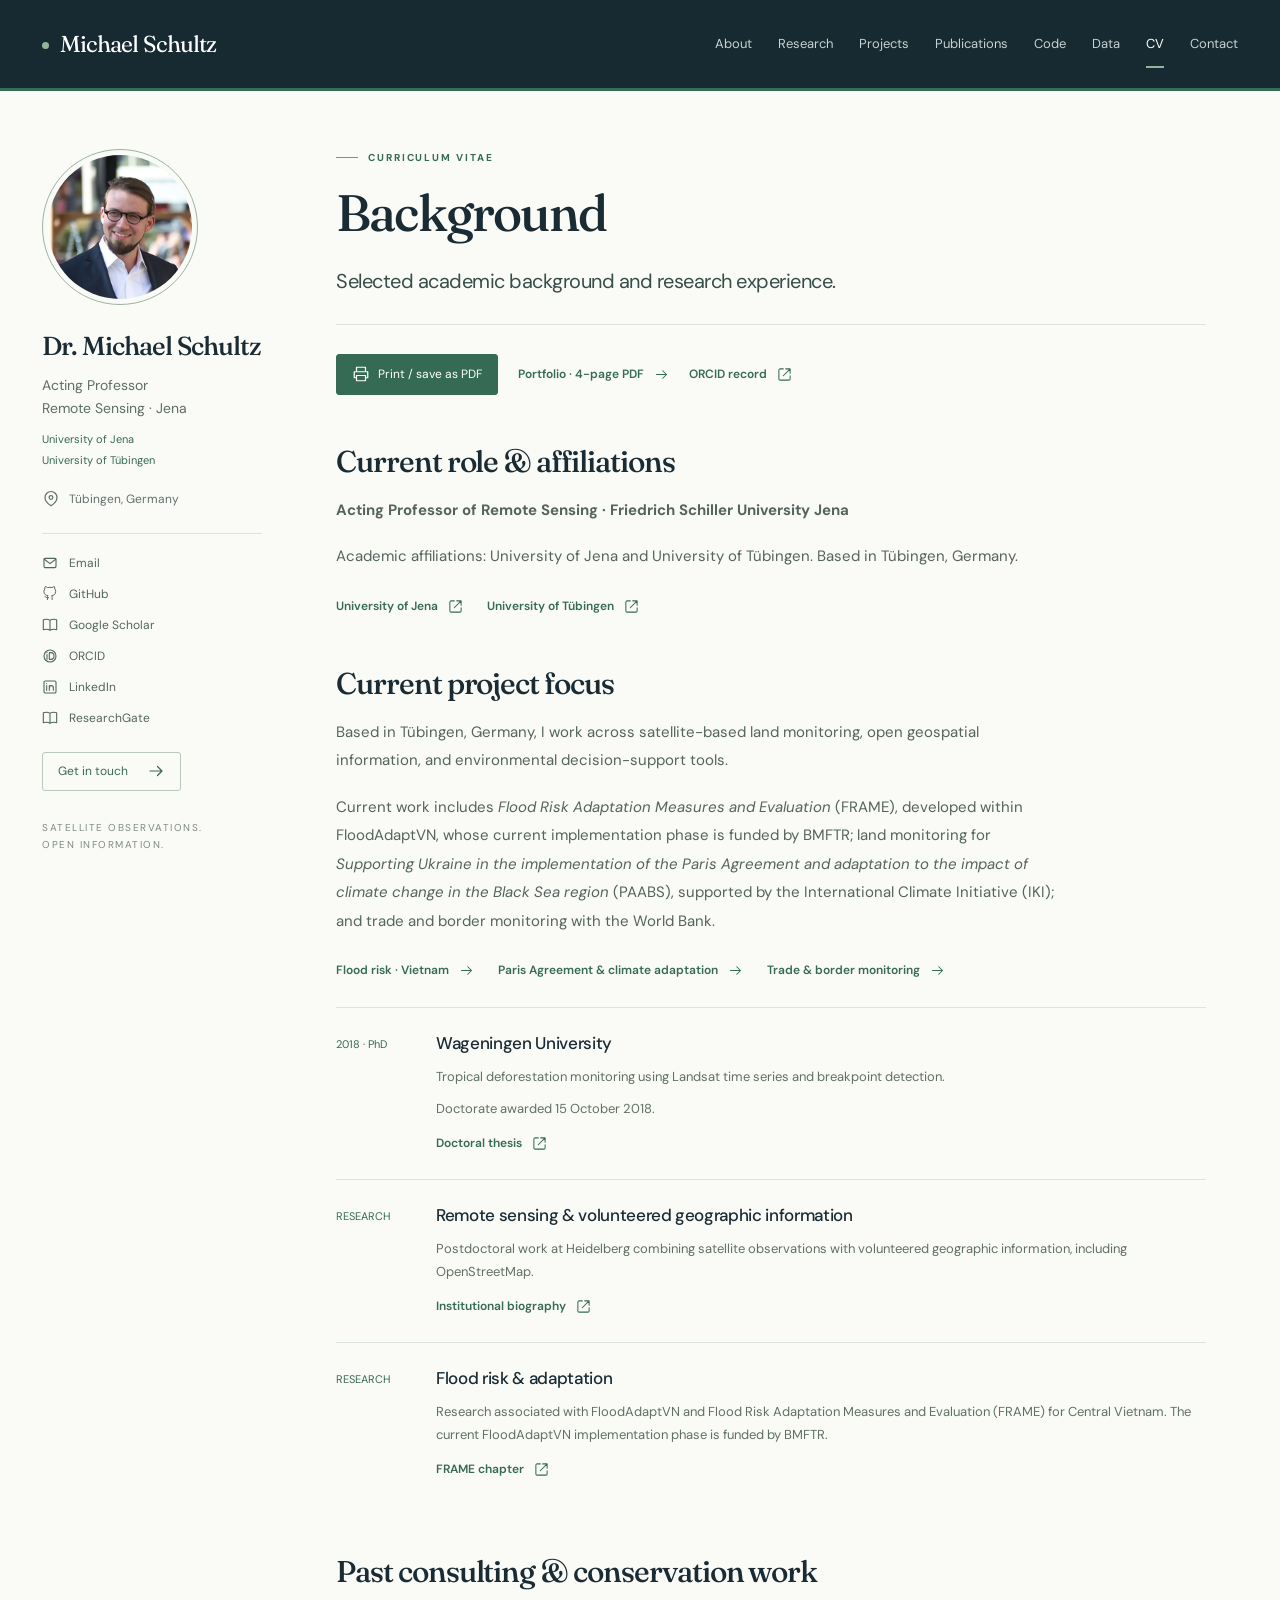
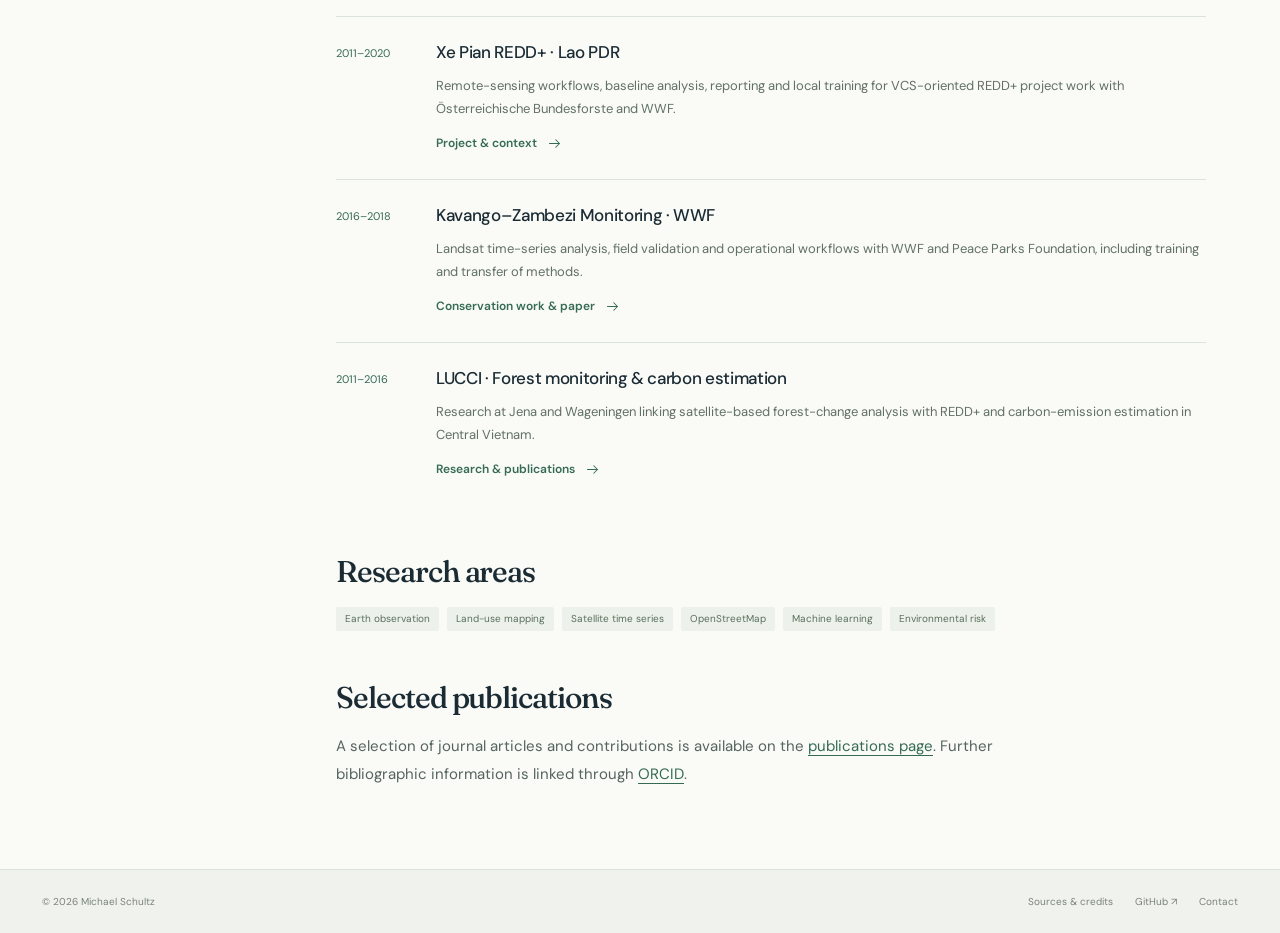
<file: docs/cv/index.html>
<!doctype html>
<html lang="en"><head><meta charset="utf-8"><meta name="viewport" content="width=device-width,initial-scale=1"><title>CV — Michael Schultz</title><meta name="description" content="Michael Schultz — Acting Professor of Remote Sensing at the University of Jena, based in Tübingen. Earth observation, World Bank projects, PAABS Ukraine, and FRAME Vietnam."><meta name="theme-color" content="#172a32"><link rel="canonical" href="https://schultzheidelberg.github.io/cv/"><meta property="og:title" content="CV — Michael Schultz"><meta property="og:description" content="Michael Schultz — Acting Professor of Remote Sensing at the University of Jena, based in Tübingen. Earth observation, World Bank projects, PAABS Ukraine, and FRAME Vietnam."><meta property="og:type" content="website"><meta property="og:url" content="https://schultzheidelberg.github.io/cv/"><meta property="og:image" content="https://schultzheidelberg.github.io/assets/michael-schultz.webp"><link rel="icon" href="/assets/favicon.svg" type="image/svg+xml"><link rel="stylesheet" href="/assets/site.css?v=a5b4afa90e1f"><script src="/assets/site.js" defer></script></head>
<body><a class="skip" href="#main">Skip to content</a><header class="masthead"><div class="topbar"><a class="brand" href="/"><span class="brand-dot"></span>Michael Schultz</a><button class="menu-toggle" aria-expanded="false" aria-controls="navigation"><svg viewBox="0 0 24 24" aria-hidden="true"><path d="M4 6h16M4 12h16M4 18h16"/></svg>Menu</button><nav id="navigation" class="nav" aria-label="Main navigation"><a href="/">About</a><a href="/research/">Research</a><a href="/projects/">Projects</a><a href="/publications/">Publications</a><a href="/code/">Code</a><a href="/data/">Data</a><a href="/cv/" aria-current="page">CV</a><a href="/contact/">Contact</a></nav></div></header>
<div class="site-shell"><aside class="profile" aria-label="Michael Schultz’s profile"><div class="portrait-wrap"><img class="portrait" src="/assets/michael-schultz.webp" width="146" height="146" alt="Michael Schultz"></div><p class="profile-name">Dr. Michael Schultz</p><p class="profile-role">Acting Professor<br>Remote Sensing · Jena</p><div class="profile-affiliations"><a href="https://www.chemgeo.uni-jena.de/34397/institutsrat">University of Jena</a><a href="https://uni-tuebingen.de/en/fakultaeten/mathematisch-naturwissenschaftliche-fakultaet/fachbereiche/geowissenschaften/arbeitsgruppen/geographie/forschungsbereich/geoinformatik-gis/arbeitsgruppe/team/michael-schultz/">University of Tübingen</a></div><p class="profile-location"><svg viewBox="0 0 24 24" aria-hidden="true"><path d="M20 10c0 6-8 11-8 11S4 16 4 10a8 8 0 1 1 16 0Z"/><circle cx="12" cy="10" r="2.5"/></svg>Tübingen, Germany</p><div class="profile-links"><a href="mailto:schultz.consulting@outlook.com"><svg viewBox="0 0 24 24" aria-hidden="true"><rect x="3" y="5" width="18" height="14" rx="2"/><path d="m3 6 9 7 9-7"/></svg><span>Email</span></a><a href="https://github.com/schultzheidelberg"><svg viewBox="0 0 24 24" aria-hidden="true"><path d="M9 19c-4 1-4-2-6-2m12 5v-4a3.5 3.5 0 0 0-1-2.7c3.4-.4 7-1.7 7-7.3a5.7 5.7 0 0 0-1.6-4c.2-1.3.2-2.7-.4-4 0 0-1.3-.4-4.3 1.6a15 15 0 0 0-7.4 0C4.3-.4 3 0 3 0c-.6 1.3-.6 2.7-.4 4A5.7 5.7 0 0 0 1 8c0 5.6 3.6 6.9 7 7.3A3.5 3.5 0 0 0 7 18v4" transform="translate(2 1) scale(.88)"/></svg><span>GitHub</span></a><a href="https://scholar.google.com/citations?user=215uIhEAAAAJ&amp;hl=en"><svg viewBox="0 0 24 24" aria-hidden="true"><path d="M12 5c-3-2-6-2-10-1v15c4-1 7-1 10 1 3-2 6-2 10-1V4c-4-1-7-1-10 1Zm0 0v15"/></svg><span>Google Scholar</span></a><a href="https://orcid.org/0000-0002-4813-090X"><svg viewBox="0 0 24 24" aria-hidden="true"><circle cx="12" cy="12" r="9"/><path d="M7.5 10v7m0-10v.1M11 7h2a5 5 0 0 1 0 10h-2Z"/></svg><span>ORCID</span></a><a href="https://de.linkedin.com/in/michael-schultz-a9025638"><svg viewBox="0 0 24 24" aria-hidden="true"><rect x="3" y="3" width="18" height="18" rx="2"/><path d="M7 10v7m0-10v.1M11 17v-7m0 3a3 3 0 0 1 6 0v4"/></svg><span>LinkedIn</span></a><a href="https://www.researchgate.net/profile/Michael-Schultz-6"><svg viewBox="0 0 24 24" aria-hidden="true"><path d="M12 5c-3-2-6-2-10-1v15c4-1 7-1 10 1 3-2 6-2 10-1V4c-4-1-7-1-10 1Zm0 0v15"/></svg><span>ResearchGate</span></a></div><a class="profile-contact" href="/contact/">Get in touch<svg viewBox="0 0 24 24" aria-hidden="true"><path d="M4 12h16m-6-6 6 6-6 6"/></svg></a><p class="profile-note">Satellite observations.<br>Open information.</p></aside><main class="page" id="main"><header class="page-heading"><div class="eyebrow">CURRICULUM VITAE</div><h1>Background</h1><p class="intro">Selected academic background and research experience.</p></header>
<div class="cv-actions"><button class="button" data-print><svg viewBox="0 0 24 24" aria-hidden="true"><path d="M6 9V3h12v6M6 17H3V9h18v8h-3M6 14h12v7H6Z"/></svg>Print / save as PDF</button><a class="arrow-link" href="/downloads/Michael_Schultz_Portfolio.pdf">Portfolio · 4-page PDF<svg viewBox="0 0 24 24" aria-hidden="true"><path d="M4 12h16m-6-6 6 6-6 6"/></svg></a><a class="arrow-link" href="https://orcid.org/0000-0002-4813-090X">ORCID record<svg viewBox="0 0 24 24" aria-hidden="true"><path d="M14 3h7v7M21 3 10 14"/><path d="M10 3H5a2 2 0 0 0-2 2v14a2 2 0 0 0 2 2h14a2 2 0 0 0 2-2v-5"/></svg></a></div>
<section class="section current-appointment"><h2>Current role & affiliations</h2><div class="body-copy"><p><strong>Acting Professor of Remote Sensing · Friedrich Schiller University Jena</strong></p><p>Academic affiliations: University of Jena and University of Tübingen. Based in Tübingen, Germany.</p></div><div class="inline-links"><a class="arrow-link" href="https://www.chemgeo.uni-jena.de/34397/institutsrat">University of Jena<svg viewBox="0 0 24 24" aria-hidden="true"><path d="M14 3h7v7M21 3 10 14"/><path d="M10 3H5a2 2 0 0 0-2 2v14a2 2 0 0 0 2 2h14a2 2 0 0 0 2-2v-5"/></svg></a><a class="arrow-link" href="https://uni-tuebingen.de/en/fakultaeten/mathematisch-naturwissenschaftliche-fakultaet/fachbereiche/geowissenschaften/arbeitsgruppen/geographie/forschungsbereich/geoinformatik-gis/arbeitsgruppe/team/michael-schultz/">University of Tübingen<svg viewBox="0 0 24 24" aria-hidden="true"><path d="M14 3h7v7M21 3 10 14"/><path d="M10 3H5a2 2 0 0 0-2 2v14a2 2 0 0 0 2 2h14a2 2 0 0 0 2-2v-5"/></svg></a></div></section><section class="section"><h2>Current project focus</h2><div class="body-copy"><p style="margin-top:16px">Based in Tübingen, Germany, I work across satellite-based land monitoring, open geospatial information, and environmental decision-support tools.</p><p>Current work includes <em>Flood Risk Adaptation Measures and Evaluation</em> (FRAME), developed within FloodAdaptVN, whose current implementation phase is funded by BMFTR; land monitoring for <em>Supporting Ukraine in the implementation of the Paris Agreement and adaptation to the impact of climate change in the Black Sea region</em> (PAABS), supported by the International Climate Initiative (IKI); and trade and border monitoring with the World Bank.</p></div><div class="inline-links"><a class="arrow-link" href="/projects/#frame">Flood risk · Vietnam<svg viewBox="0 0 24 24" aria-hidden="true"><path d="M4 12h16m-6-6 6 6-6 6"/></svg></a><a class="arrow-link" href="/projects/#ukraine">Paris Agreement & climate adaptation<svg viewBox="0 0 24 24" aria-hidden="true"><path d="M4 12h16m-6-6 6 6-6 6"/></svg></a><a class="arrow-link" href="/projects/#border-observatory">Trade & border monitoring<svg viewBox="0 0 24 24" aria-hidden="true"><path d="M4 12h16m-6-6 6 6-6 6"/></svg></a></div></section>
<div class="timeline"><section class="timeline-item"><span class="timeline-label">2018 · PhD</span><div><h3>Wageningen University</h3><p>Tropical deforestation monitoring using Landsat time series and breakpoint detection.</p><p>Doctorate awarded 15 October 2018.</p><a class="arrow-link" href="https://doi.org/10.18174/454885">Doctoral thesis<svg viewBox="0 0 24 24" aria-hidden="true"><path d="M14 3h7v7M21 3 10 14"/><path d="M10 3H5a2 2 0 0 0-2 2v14a2 2 0 0 0 2 2h14a2 2 0 0 0 2-2v-5"/></svg></a></div></section>
<section class="timeline-item"><span class="timeline-label">RESEARCH</span><div><h3>Remote sensing & volunteered geographic information</h3><p>Postdoctoral work at Heidelberg combining satellite observations with volunteered geographic information, including OpenStreetMap.</p><a class="arrow-link" href="https://uni-tuebingen.de/en/fakultaeten/mathematisch-naturwissenschaftliche-fakultaet/fachbereiche/geowissenschaften/arbeitsgruppen/geographie/forschungsbereich/geoinformatik-gis/arbeitsgruppe/team/michael-schultz/">Institutional biography<svg viewBox="0 0 24 24" aria-hidden="true"><path d="M14 3h7v7M21 3 10 14"/><path d="M10 3H5a2 2 0 0 0-2 2v14a2 2 0 0 0 2 2h14a2 2 0 0 0 2-2v-5"/></svg></a></div></section>
<section class="timeline-item"><span class="timeline-label">RESEARCH</span><div><h3>Flood risk & adaptation</h3><p>Research associated with FloodAdaptVN and Flood Risk Adaptation Measures and Evaluation (FRAME) for Central Vietnam. The current FloodAdaptVN implementation phase is funded by BMFTR.</p><a class="arrow-link" href="https://doi.org/10.34712/142.70">FRAME chapter<svg viewBox="0 0 24 24" aria-hidden="true"><path d="M14 3h7v7M21 3 10 14"/><path d="M10 3H5a2 2 0 0 0-2 2v14a2 2 0 0 0 2 2h14a2 2 0 0 0 2-2v-5"/></svg></a></div></section></div>
<section class="section" id="past-experience"><h2>Past consulting & conservation work</h2><div class="timeline">
<section class="timeline-item"><span class="timeline-label">2011–2020</span><div><h3>Xe Pian REDD+ · Lao PDR</h3><p>Remote-sensing workflows, baseline analysis, reporting and local training for VCS-oriented REDD+ project work with Österreichische Bundesforste and WWF.</p><a class="arrow-link" href="/projects/#xe-pian">Project & context<svg viewBox="0 0 24 24" aria-hidden="true"><path d="M4 12h16m-6-6 6 6-6 6"/></svg></a></div></section>
<section class="timeline-item"><span class="timeline-label">2016–2018</span><div><h3>Kavango–Zambezi Monitoring · WWF</h3><p>Landsat time-series analysis, field validation and operational workflows with WWF and Peace Parks Foundation, including training and transfer of methods.</p><a class="arrow-link" href="/projects/#wwf-kaza">Conservation work & paper<svg viewBox="0 0 24 24" aria-hidden="true"><path d="M4 12h16m-6-6 6 6-6 6"/></svg></a></div></section>
<section class="timeline-item"><span class="timeline-label">2011–2016</span><div><h3>LUCCI · Forest monitoring & carbon estimation</h3><p>Research at Jena and Wageningen linking satellite-based forest-change analysis with REDD+ and carbon-emission estimation in Central Vietnam.</p><a class="arrow-link" href="/projects/#forest-carbon">Research & publications<svg viewBox="0 0 24 24" aria-hidden="true"><path d="M4 12h16m-6-6 6 6-6 6"/></svg></a></div></section>
</div></section>
<section class="section"><h2>Research areas</h2><div class="resource-details"><span>Earth observation</span><span>Land-use mapping</span><span>Satellite time series</span><span>OpenStreetMap</span><span>Machine learning</span><span>Environmental risk</span></div></section>
<section class="section"><h2>Selected publications</h2><div class="body-copy"><p style="margin-top:16px">A selection of journal articles and contributions is available on the <a href="/publications/">publications page</a>. Further bibliographic information is linked through <a href="https://orcid.org/0000-0002-4813-090X">ORCID</a>.</p></div></section></main></div>
<footer class="site-footer"><div class="footer-inner"><span>© 2026 Michael Schultz</span><div class="footer-links"><a href="/sources/">Sources & credits</a><a href="https://github.com/schultzheidelberg">GitHub ↗</a><a href="/contact/">Contact</a></div></div></footer><div class="status-message" role="status" aria-live="polite"></div></body></html>
</file>
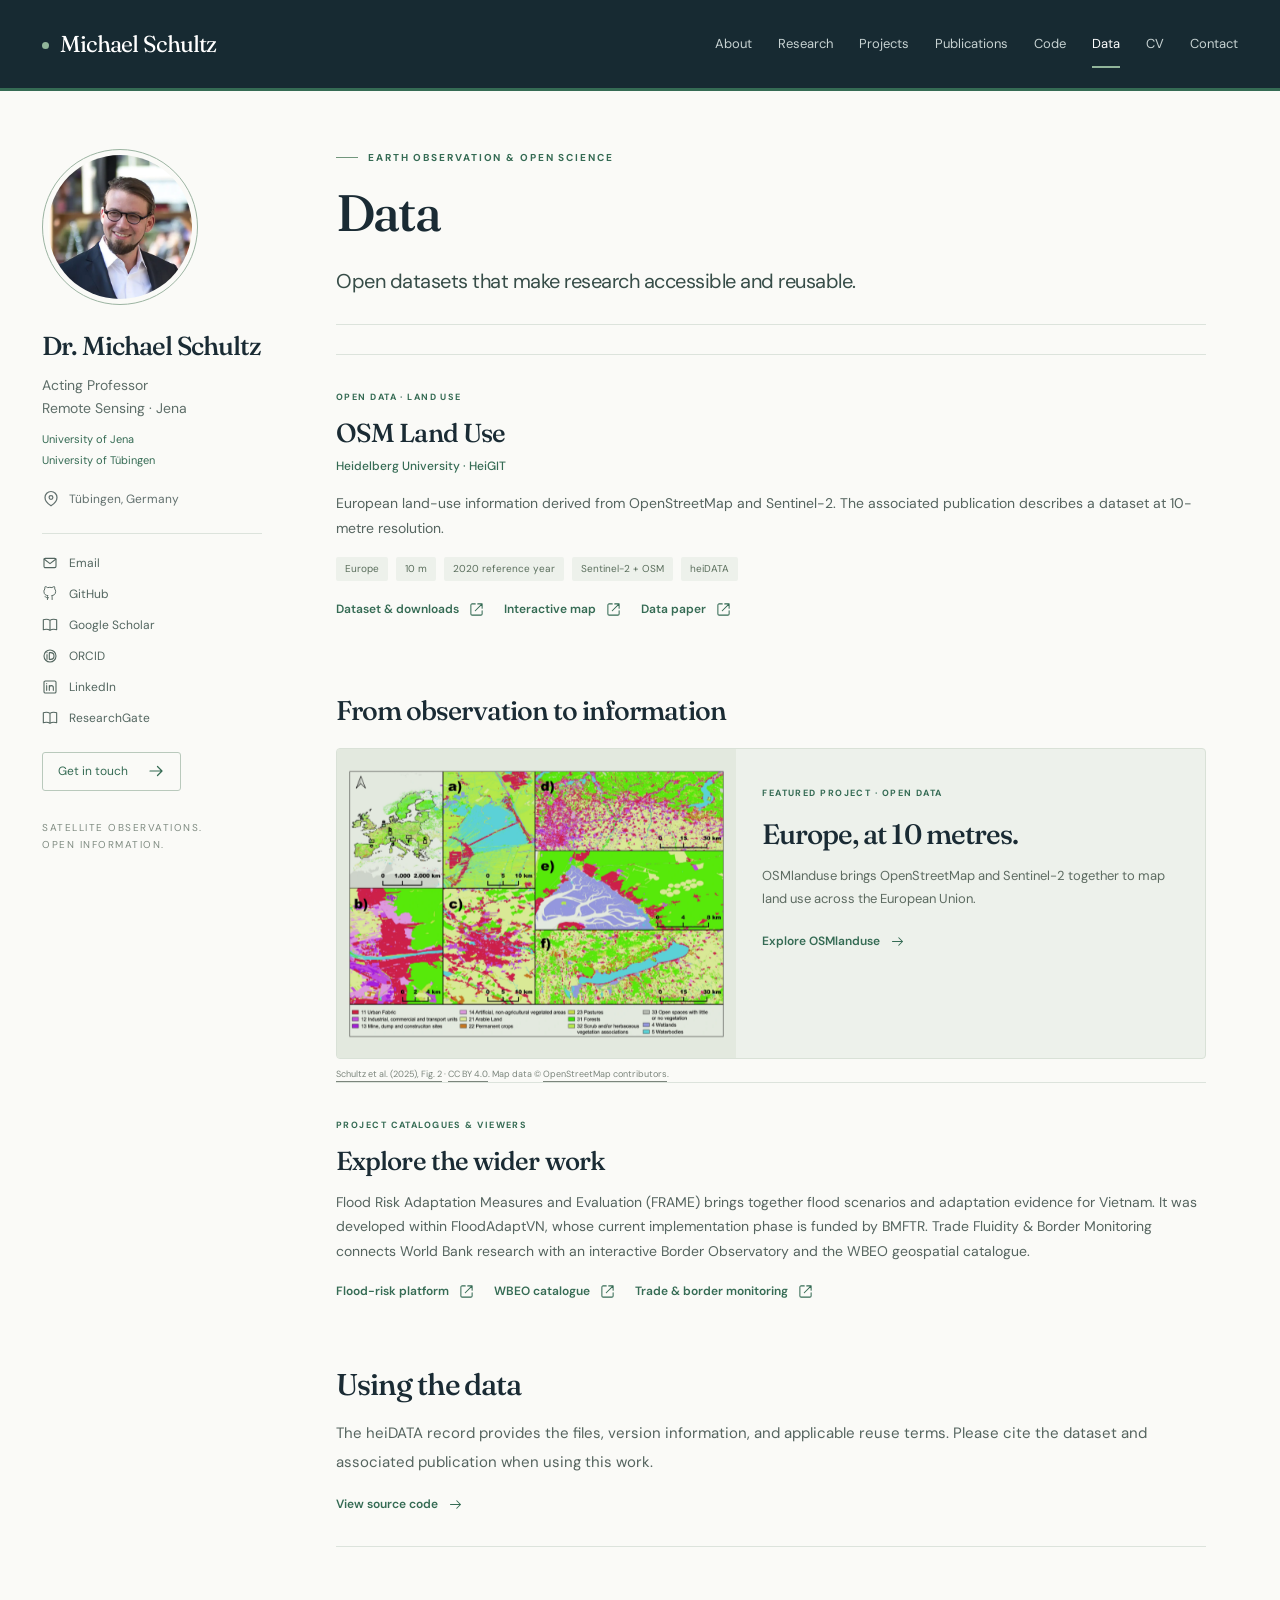
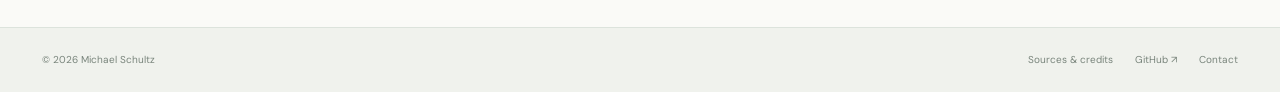
<file: docs/data/index.html>
<!doctype html>
<html lang="en"><head><meta charset="utf-8"><meta name="viewport" content="width=device-width,initial-scale=1"><title>Data — Michael Schultz</title><meta name="description" content="Michael Schultz — Acting Professor of Remote Sensing at the University of Jena, based in Tübingen. Earth observation, World Bank projects, PAABS Ukraine, and FRAME Vietnam."><meta name="theme-color" content="#172a32"><link rel="canonical" href="https://schultzheidelberg.github.io/data/"><meta property="og:title" content="Data — Michael Schultz"><meta property="og:description" content="Michael Schultz — Acting Professor of Remote Sensing at the University of Jena, based in Tübingen. Earth observation, World Bank projects, PAABS Ukraine, and FRAME Vietnam."><meta property="og:type" content="website"><meta property="og:url" content="https://schultzheidelberg.github.io/data/"><meta property="og:image" content="https://schultzheidelberg.github.io/assets/michael-schultz.webp"><link rel="icon" href="/assets/favicon.svg" type="image/svg+xml"><link rel="stylesheet" href="/assets/site.css?v=a5b4afa90e1f"><script src="/assets/site.js" defer></script></head>
<body><a class="skip" href="#main">Skip to content</a><header class="masthead"><div class="topbar"><a class="brand" href="/"><span class="brand-dot"></span>Michael Schultz</a><button class="menu-toggle" aria-expanded="false" aria-controls="navigation"><svg viewBox="0 0 24 24" aria-hidden="true"><path d="M4 6h16M4 12h16M4 18h16"/></svg>Menu</button><nav id="navigation" class="nav" aria-label="Main navigation"><a href="/">About</a><a href="/research/">Research</a><a href="/projects/">Projects</a><a href="/publications/">Publications</a><a href="/code/">Code</a><a href="/data/" aria-current="page">Data</a><a href="/cv/">CV</a><a href="/contact/">Contact</a></nav></div></header>
<div class="site-shell"><aside class="profile" aria-label="Michael Schultz’s profile"><div class="portrait-wrap"><img class="portrait" src="/assets/michael-schultz.webp" width="146" height="146" alt="Michael Schultz"></div><p class="profile-name">Dr. Michael Schultz</p><p class="profile-role">Acting Professor<br>Remote Sensing · Jena</p><div class="profile-affiliations"><a href="https://www.chemgeo.uni-jena.de/34397/institutsrat">University of Jena</a><a href="https://uni-tuebingen.de/en/fakultaeten/mathematisch-naturwissenschaftliche-fakultaet/fachbereiche/geowissenschaften/arbeitsgruppen/geographie/forschungsbereich/geoinformatik-gis/arbeitsgruppe/team/michael-schultz/">University of Tübingen</a></div><p class="profile-location"><svg viewBox="0 0 24 24" aria-hidden="true"><path d="M20 10c0 6-8 11-8 11S4 16 4 10a8 8 0 1 1 16 0Z"/><circle cx="12" cy="10" r="2.5"/></svg>Tübingen, Germany</p><div class="profile-links"><a href="mailto:schultz.consulting@outlook.com"><svg viewBox="0 0 24 24" aria-hidden="true"><rect x="3" y="5" width="18" height="14" rx="2"/><path d="m3 6 9 7 9-7"/></svg><span>Email</span></a><a href="https://github.com/schultzheidelberg"><svg viewBox="0 0 24 24" aria-hidden="true"><path d="M9 19c-4 1-4-2-6-2m12 5v-4a3.5 3.5 0 0 0-1-2.7c3.4-.4 7-1.7 7-7.3a5.7 5.7 0 0 0-1.6-4c.2-1.3.2-2.7-.4-4 0 0-1.3-.4-4.3 1.6a15 15 0 0 0-7.4 0C4.3-.4 3 0 3 0c-.6 1.3-.6 2.7-.4 4A5.7 5.7 0 0 0 1 8c0 5.6 3.6 6.9 7 7.3A3.5 3.5 0 0 0 7 18v4" transform="translate(2 1) scale(.88)"/></svg><span>GitHub</span></a><a href="https://scholar.google.com/citations?user=215uIhEAAAAJ&amp;hl=en"><svg viewBox="0 0 24 24" aria-hidden="true"><path d="M12 5c-3-2-6-2-10-1v15c4-1 7-1 10 1 3-2 6-2 10-1V4c-4-1-7-1-10 1Zm0 0v15"/></svg><span>Google Scholar</span></a><a href="https://orcid.org/0000-0002-4813-090X"><svg viewBox="0 0 24 24" aria-hidden="true"><circle cx="12" cy="12" r="9"/><path d="M7.5 10v7m0-10v.1M11 7h2a5 5 0 0 1 0 10h-2Z"/></svg><span>ORCID</span></a><a href="https://de.linkedin.com/in/michael-schultz-a9025638"><svg viewBox="0 0 24 24" aria-hidden="true"><rect x="3" y="3" width="18" height="18" rx="2"/><path d="M7 10v7m0-10v.1M11 17v-7m0 3a3 3 0 0 1 6 0v4"/></svg><span>LinkedIn</span></a><a href="https://www.researchgate.net/profile/Michael-Schultz-6"><svg viewBox="0 0 24 24" aria-hidden="true"><path d="M12 5c-3-2-6-2-10-1v15c4-1 7-1 10 1 3-2 6-2 10-1V4c-4-1-7-1-10 1Zm0 0v15"/></svg><span>ResearchGate</span></a></div><a class="profile-contact" href="/contact/">Get in touch<svg viewBox="0 0 24 24" aria-hidden="true"><path d="M4 12h16m-6-6 6 6-6 6"/></svg></a><p class="profile-note">Satellite observations.<br>Open information.</p></aside><main class="page" id="main"><header class="page-heading"><div class="eyebrow">EARTH OBSERVATION & OPEN SCIENCE</div><h1>Data</h1><p class="intro">Open datasets that make research accessible and reusable.</p></header>
<section class="resource"><span class="tag">OPEN DATA · LAND USE</span><h2>OSM Land Use</h2><p class="project-context">Heidelberg University · HeiGIT</p><p>European land-use information derived from OpenStreetMap and Sentinel-2. The associated publication describes a dataset at 10-metre resolution.</p><div class="resource-details"><span>Europe</span><span>10 m</span><span>2020 reference year</span><span>Sentinel-2 + OSM</span><span>heiDATA</span></div><div class="project-links"><a class="arrow-link" href="https://doi.org/10.11588/data/IUTCDN">Dataset & downloads<svg viewBox="0 0 24 24" aria-hidden="true"><path d="M14 3h7v7M21 3 10 14"/><path d="M10 3H5a2 2 0 0 0-2 2v14a2 2 0 0 0 2 2h14a2 2 0 0 0 2-2v-5"/></svg></a><a class="arrow-link" href="https://osmlanduse.org">Interactive map<svg viewBox="0 0 24 24" aria-hidden="true"><path d="M14 3h7v7M21 3 10 14"/><path d="M10 3H5a2 2 0 0 0-2 2v14a2 2 0 0 0 2 2h14a2 2 0 0 0 2-2v-5"/></svg></a><a class="arrow-link" href="https://doi.org/10.1038/s41597-025-04703-8">Data paper<svg viewBox="0 0 24 24" aria-hidden="true"><path d="M14 3h7v7M21 3 10 14"/><path d="M10 3H5a2 2 0 0 0-2 2v14a2 2 0 0 0 2 2h14a2 2 0 0 0 2-2v-5"/></svg></a></div></section>
<section class="section"><div class="section-top"><h2>From observation to information</h2></div><div class="feature"><a class="feature-visual" href="/projects/#osmlanduse" aria-label="Explore the OSMlanduse project"><img src="/assets/osmlanduse-map.webp" width="1900" height="1345" alt="OSMlanduse research figure showing land-use maps of Europe and detailed regional comparisons" loading="lazy"></a><div class="feature-copy"><span class="tag">FEATURED PROJECT · OPEN DATA</span><h3>Europe, at 10 metres.</h3><p>OSMlanduse brings OpenStreetMap and Sentinel-2 together to map land use across the European Union.</p><a class="arrow-link" href="/projects/#osmlanduse">Explore OSMlanduse<svg viewBox="0 0 24 24" aria-hidden="true"><path d="M4 12h16m-6-6 6 6-6 6"/></svg></a></div></div><p class="image-credit"><a href="https://www.nature.com/articles/s41597-025-04703-8/figures/2">Schultz et al. (2025), Fig. 2</a> · <a href="https://creativecommons.org/licenses/by/4.0/">CC BY 4.0</a>. Map data © <a href="https://www.openstreetmap.org/copyright">OpenStreetMap contributors</a>.</p></section>
<section class="resource"><span class="tag">PROJECT CATALOGUES & VIEWERS</span><h2>Explore the wider work</h2><p>Flood Risk Adaptation Measures and Evaluation (FRAME) brings together flood scenarios and adaptation evidence for Vietnam. It was developed within FloodAdaptVN, whose current implementation phase is funded by BMFTR. Trade Fluidity & Border Monitoring connects World Bank research with an interactive Border Observatory and the WBEO geospatial catalogue.</p><div class="project-links"><a class="arrow-link" href="https://frame-vn.org/">Flood-risk platform<svg viewBox="0 0 24 24" aria-hidden="true"><path d="M14 3h7v7M21 3 10 14"/><path d="M10 3H5a2 2 0 0 0-2 2v14a2 2 0 0 0 2 2h14a2 2 0 0 0 2-2v-5"/></svg></a><a class="arrow-link" href="https://wbearthobservation.org/catalogue/">WBEO catalogue<svg viewBox="0 0 24 24" aria-hidden="true"><path d="M14 3h7v7M21 3 10 14"/><path d="M10 3H5a2 2 0 0 0-2 2v14a2 2 0 0 0 2 2h14a2 2 0 0 0 2-2v-5"/></svg></a><a class="arrow-link" href="https://wbearthobservation.org/traffic/v11/">Trade & border monitoring<svg viewBox="0 0 24 24" aria-hidden="true"><path d="M14 3h7v7M21 3 10 14"/><path d="M10 3H5a2 2 0 0 0-2 2v14a2 2 0 0 0 2 2h14a2 2 0 0 0 2-2v-5"/></svg></a></div></section>
<section class="detail-section"><h2>Using the data</h2><p>The heiDATA record provides the files, version information, and applicable reuse terms. Please cite the dataset and associated publication when using this work.</p><div class="inline-links"><a class="arrow-link" href="/code/">View source code<svg viewBox="0 0 24 24" aria-hidden="true"><path d="M4 12h16m-6-6 6 6-6 6"/></svg></a></div></section></main></div>
<footer class="site-footer"><div class="footer-inner"><span>© 2026 Michael Schultz</span><div class="footer-links"><a href="/sources/">Sources & credits</a><a href="https://github.com/schultzheidelberg">GitHub ↗</a><a href="/contact/">Contact</a></div></div></footer><div class="status-message" role="status" aria-live="polite"></div></body></html>
</file>
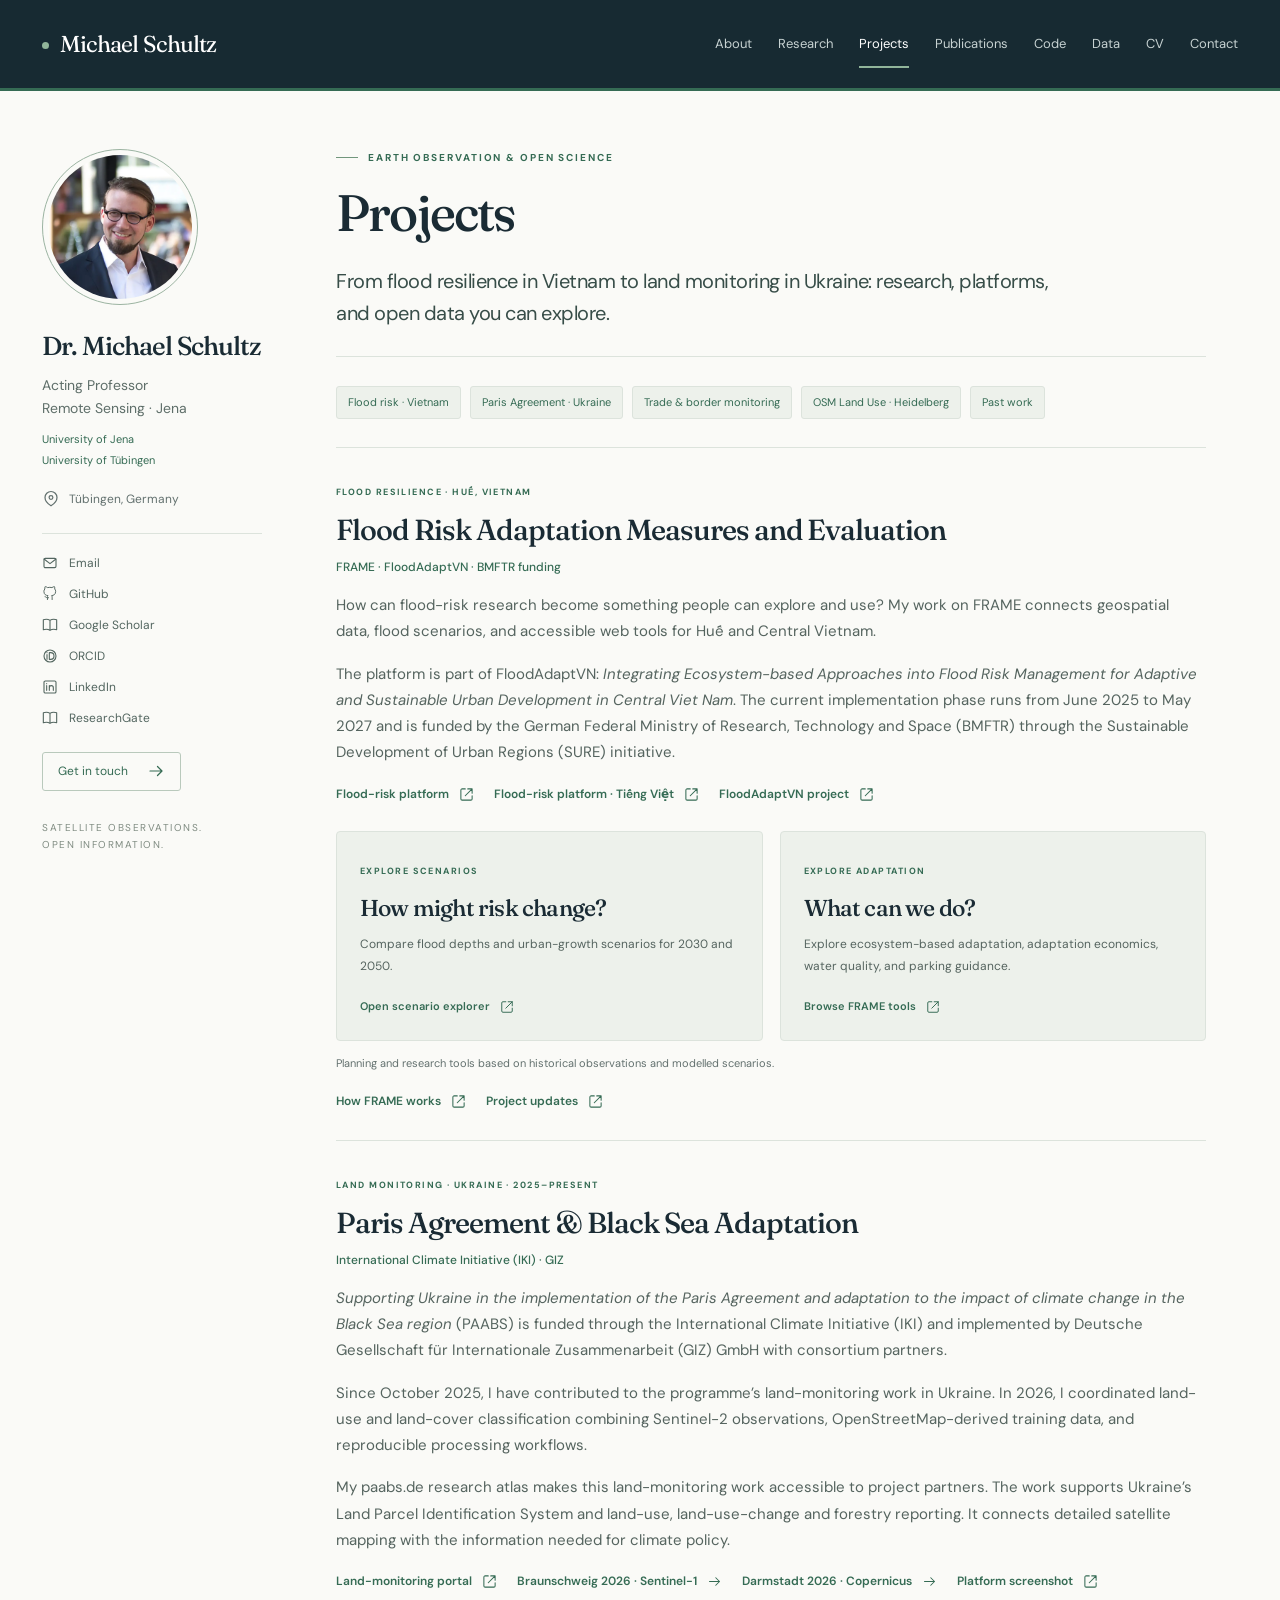
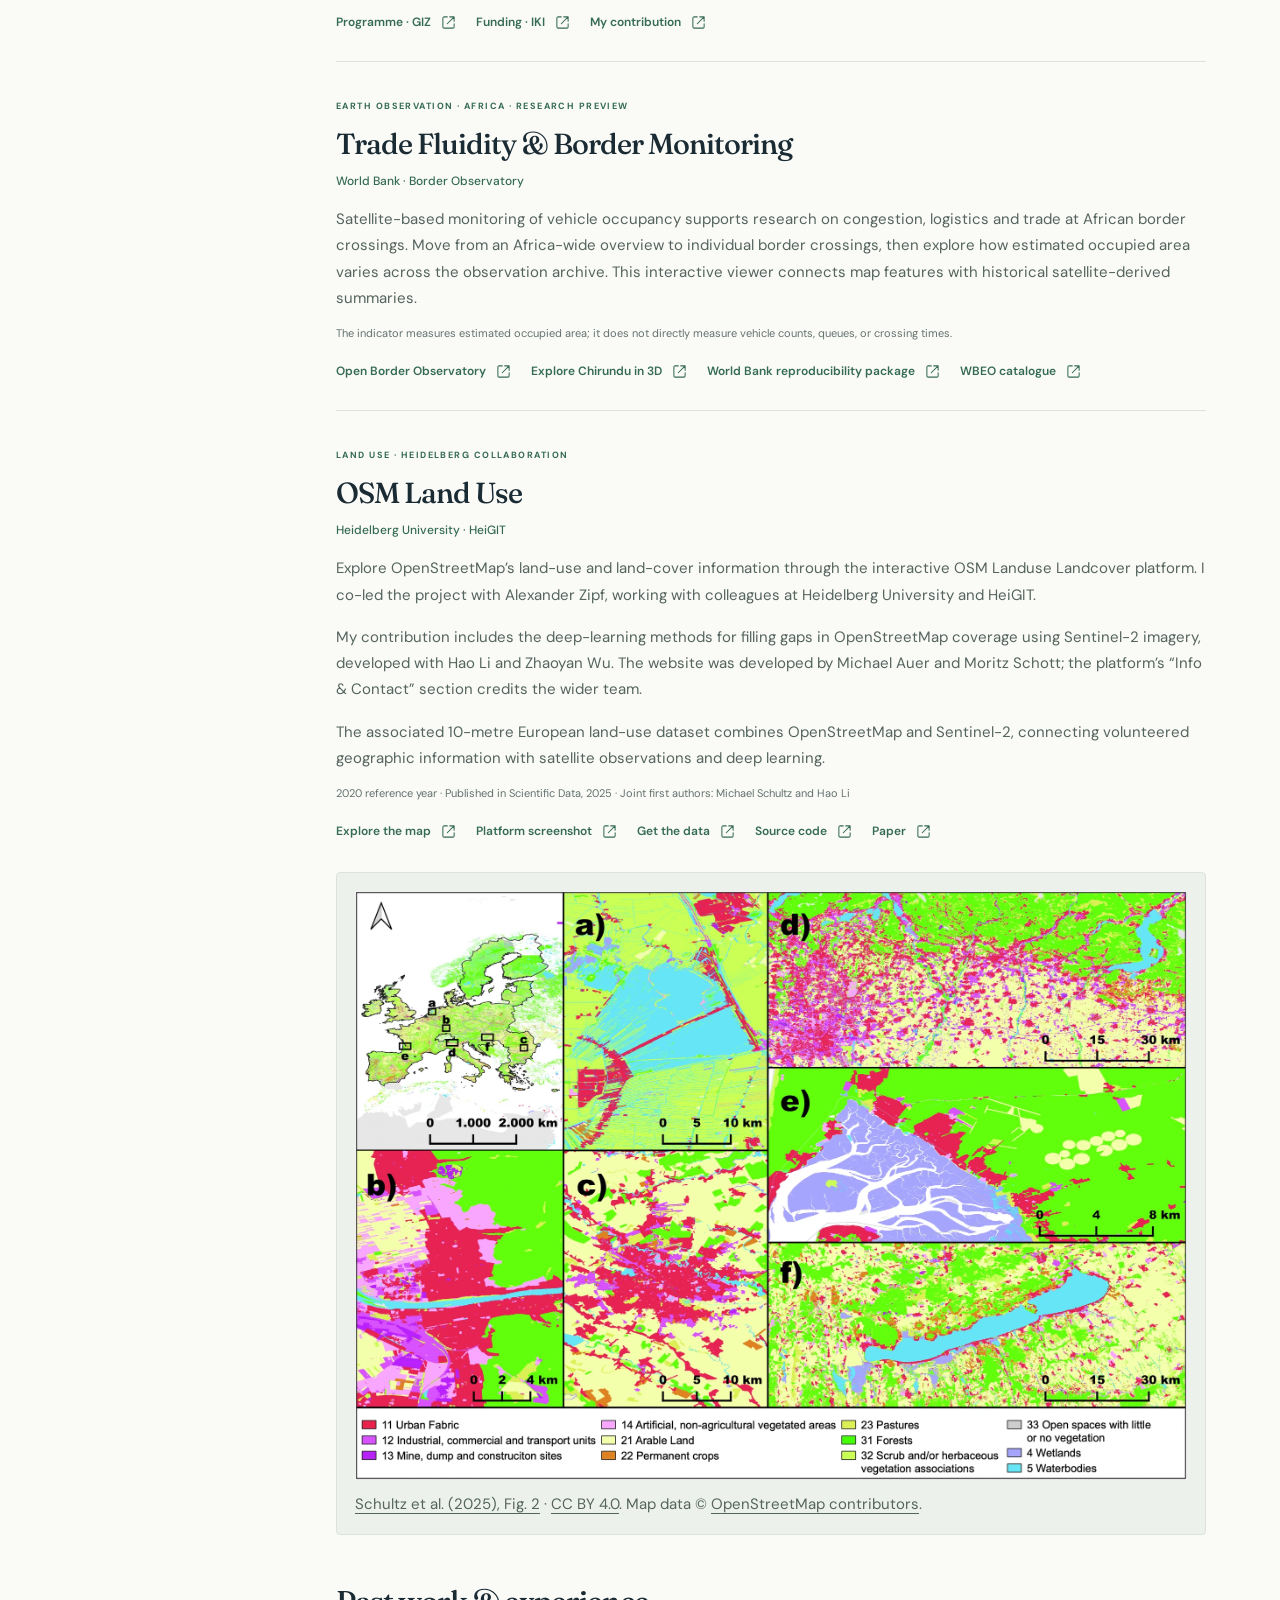
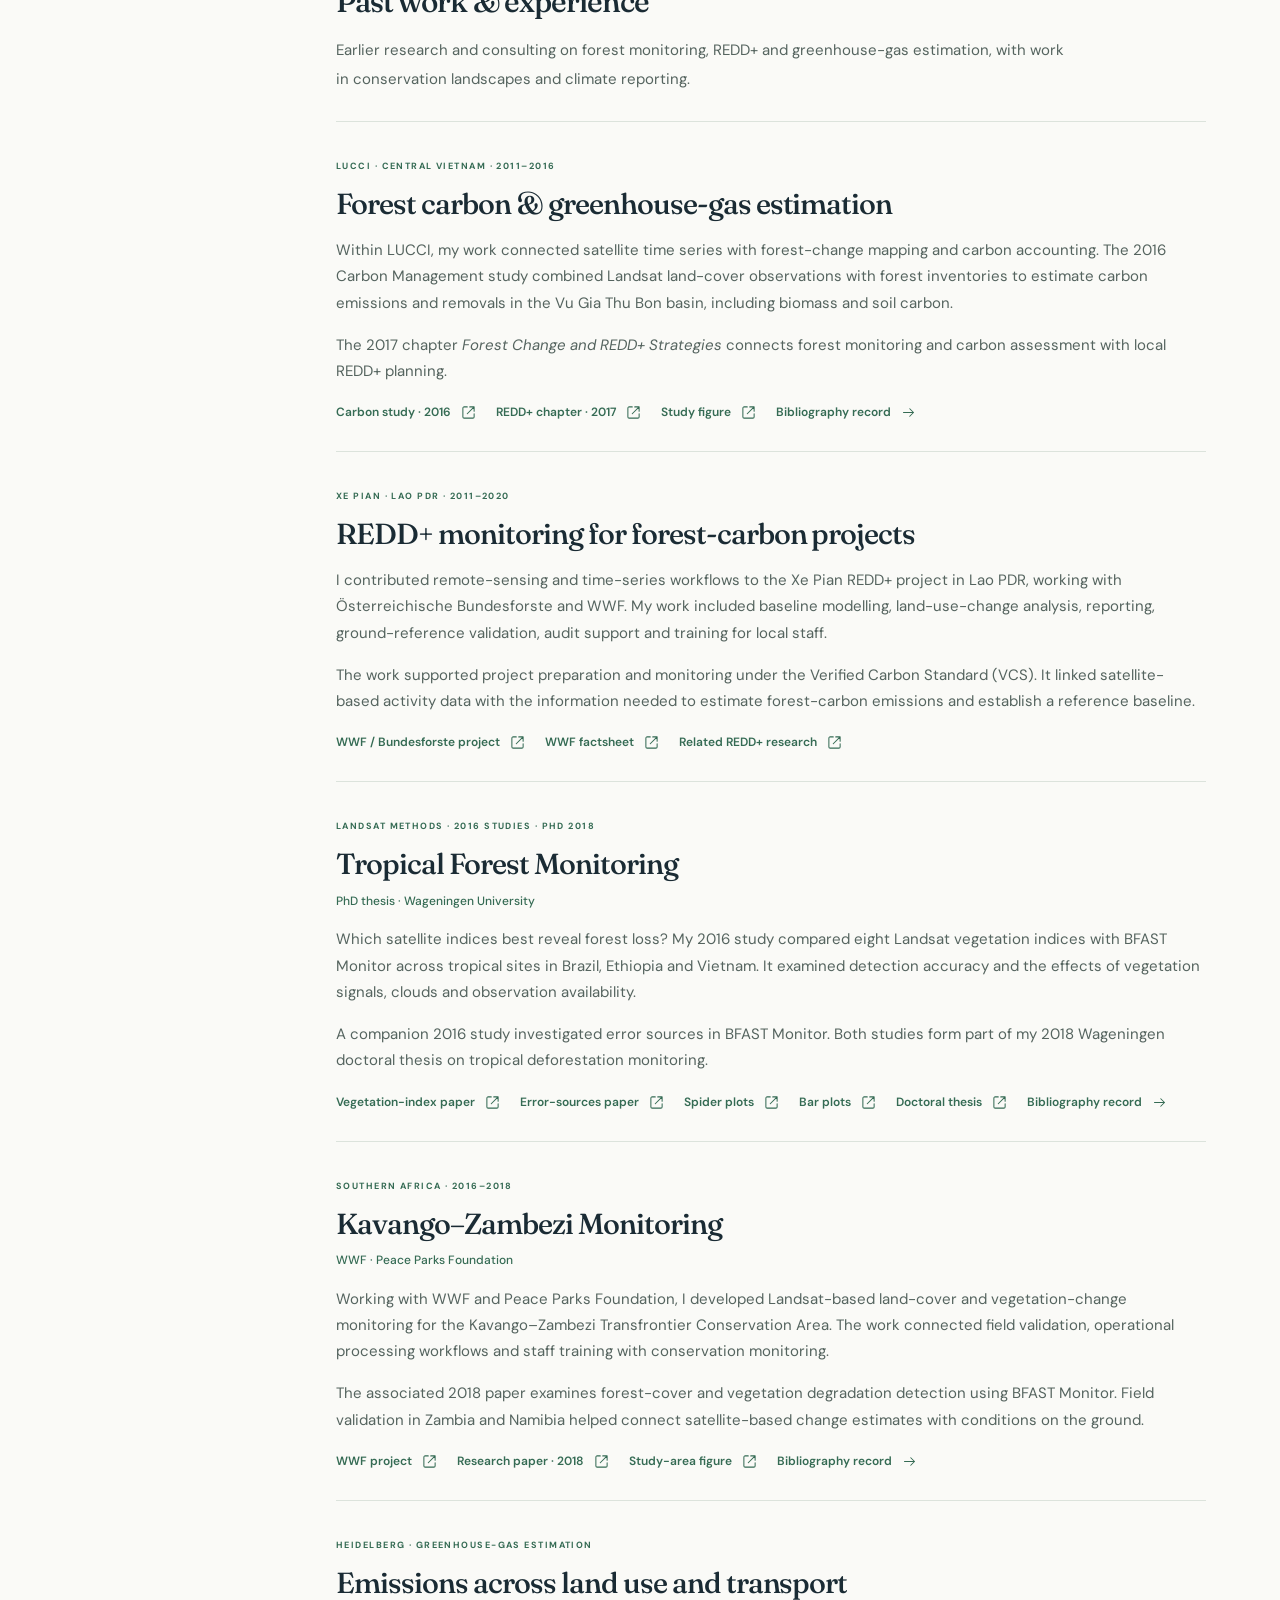
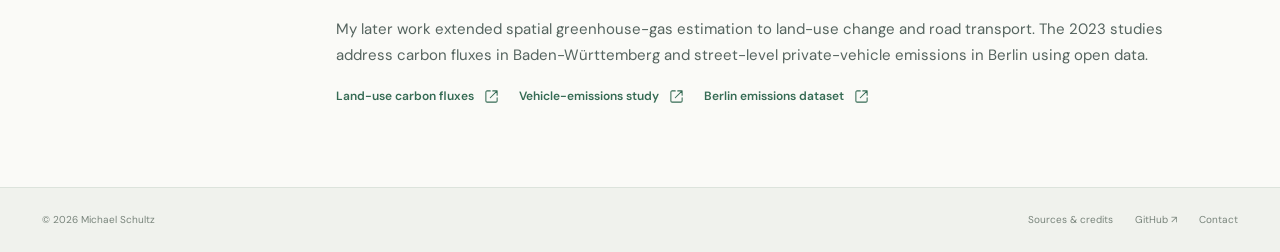
<file: docs/projects/index.html>
<!doctype html>
<html lang="en"><head><meta charset="utf-8"><meta name="viewport" content="width=device-width,initial-scale=1"><title>Projects — Michael Schultz</title><meta name="description" content="Michael Schultz — Acting Professor of Remote Sensing at the University of Jena, based in Tübingen. Earth observation, World Bank projects, PAABS Ukraine, and FRAME Vietnam."><meta name="theme-color" content="#172a32"><link rel="canonical" href="https://schultzheidelberg.github.io/projects/"><meta property="og:title" content="Projects — Michael Schultz"><meta property="og:description" content="Michael Schultz — Acting Professor of Remote Sensing at the University of Jena, based in Tübingen. Earth observation, World Bank projects, PAABS Ukraine, and FRAME Vietnam."><meta property="og:type" content="website"><meta property="og:url" content="https://schultzheidelberg.github.io/projects/"><meta property="og:image" content="https://schultzheidelberg.github.io/assets/michael-schultz.webp"><link rel="icon" href="/assets/favicon.svg" type="image/svg+xml"><link rel="stylesheet" href="/assets/site.css?v=a5b4afa90e1f"><script src="/assets/site.js" defer></script></head>
<body><a class="skip" href="#main">Skip to content</a><header class="masthead"><div class="topbar"><a class="brand" href="/"><span class="brand-dot"></span>Michael Schultz</a><button class="menu-toggle" aria-expanded="false" aria-controls="navigation"><svg viewBox="0 0 24 24" aria-hidden="true"><path d="M4 6h16M4 12h16M4 18h16"/></svg>Menu</button><nav id="navigation" class="nav" aria-label="Main navigation"><a href="/">About</a><a href="/research/">Research</a><a href="/projects/" aria-current="page">Projects</a><a href="/publications/">Publications</a><a href="/code/">Code</a><a href="/data/">Data</a><a href="/cv/">CV</a><a href="/contact/">Contact</a></nav></div></header>
<div class="site-shell"><aside class="profile" aria-label="Michael Schultz’s profile"><div class="portrait-wrap"><img class="portrait" src="/assets/michael-schultz.webp" width="146" height="146" alt="Michael Schultz"></div><p class="profile-name">Dr. Michael Schultz</p><p class="profile-role">Acting Professor<br>Remote Sensing · Jena</p><div class="profile-affiliations"><a href="https://www.chemgeo.uni-jena.de/34397/institutsrat">University of Jena</a><a href="https://uni-tuebingen.de/en/fakultaeten/mathematisch-naturwissenschaftliche-fakultaet/fachbereiche/geowissenschaften/arbeitsgruppen/geographie/forschungsbereich/geoinformatik-gis/arbeitsgruppe/team/michael-schultz/">University of Tübingen</a></div><p class="profile-location"><svg viewBox="0 0 24 24" aria-hidden="true"><path d="M20 10c0 6-8 11-8 11S4 16 4 10a8 8 0 1 1 16 0Z"/><circle cx="12" cy="10" r="2.5"/></svg>Tübingen, Germany</p><div class="profile-links"><a href="mailto:schultz.consulting@outlook.com"><svg viewBox="0 0 24 24" aria-hidden="true"><rect x="3" y="5" width="18" height="14" rx="2"/><path d="m3 6 9 7 9-7"/></svg><span>Email</span></a><a href="https://github.com/schultzheidelberg"><svg viewBox="0 0 24 24" aria-hidden="true"><path d="M9 19c-4 1-4-2-6-2m12 5v-4a3.5 3.5 0 0 0-1-2.7c3.4-.4 7-1.7 7-7.3a5.7 5.7 0 0 0-1.6-4c.2-1.3.2-2.7-.4-4 0 0-1.3-.4-4.3 1.6a15 15 0 0 0-7.4 0C4.3-.4 3 0 3 0c-.6 1.3-.6 2.7-.4 4A5.7 5.7 0 0 0 1 8c0 5.6 3.6 6.9 7 7.3A3.5 3.5 0 0 0 7 18v4" transform="translate(2 1) scale(.88)"/></svg><span>GitHub</span></a><a href="https://scholar.google.com/citations?user=215uIhEAAAAJ&amp;hl=en"><svg viewBox="0 0 24 24" aria-hidden="true"><path d="M12 5c-3-2-6-2-10-1v15c4-1 7-1 10 1 3-2 6-2 10-1V4c-4-1-7-1-10 1Zm0 0v15"/></svg><span>Google Scholar</span></a><a href="https://orcid.org/0000-0002-4813-090X"><svg viewBox="0 0 24 24" aria-hidden="true"><circle cx="12" cy="12" r="9"/><path d="M7.5 10v7m0-10v.1M11 7h2a5 5 0 0 1 0 10h-2Z"/></svg><span>ORCID</span></a><a href="https://de.linkedin.com/in/michael-schultz-a9025638"><svg viewBox="0 0 24 24" aria-hidden="true"><rect x="3" y="3" width="18" height="18" rx="2"/><path d="M7 10v7m0-10v.1M11 17v-7m0 3a3 3 0 0 1 6 0v4"/></svg><span>LinkedIn</span></a><a href="https://www.researchgate.net/profile/Michael-Schultz-6"><svg viewBox="0 0 24 24" aria-hidden="true"><path d="M12 5c-3-2-6-2-10-1v15c4-1 7-1 10 1 3-2 6-2 10-1V4c-4-1-7-1-10 1Zm0 0v15"/></svg><span>ResearchGate</span></a></div><a class="profile-contact" href="/contact/">Get in touch<svg viewBox="0 0 24 24" aria-hidden="true"><path d="M4 12h16m-6-6 6 6-6 6"/></svg></a><p class="profile-note">Satellite observations.<br>Open information.</p></aside><main class="page" id="main"><header class="page-heading"><div class="eyebrow">EARTH OBSERVATION & OPEN SCIENCE</div><h1>Projects</h1><p class="intro">From flood resilience in Vietnam to land monitoring in Ukraine: research, platforms, and open data you can explore.</p></header>
<nav class="project-index" aria-label="Jump to a project"><a href="#frame">Flood risk · Vietnam</a><a href="#ukraine">Paris Agreement · Ukraine</a><a href="#border-observatory">Trade & border monitoring</a><a href="#osmlanduse">OSM Land Use · Heidelberg</a><a href="#past-work">Past work</a></nav>
<section class="project" id="frame"><span class="tag">FLOOD RESILIENCE · HUẾ, VIETNAM</span><h2>Flood Risk Adaptation Measures and Evaluation</h2><p class="project-context">FRAME · FloodAdaptVN · BMFTR funding</p><p>How can flood-risk research become something people can explore and use? My work on FRAME connects geospatial data, flood scenarios, and accessible web tools for Huế and Central Vietnam.</p><p>The platform is part of FloodAdaptVN: <em>Integrating Ecosystem-based Approaches into Flood Risk Management for Adaptive and Sustainable Urban Development in Central Viet Nam</em>. The current implementation phase runs from June 2025 to May 2027 and is funded by the German Federal Ministry of Research, Technology and Space (BMFTR) through the Sustainable Development of Urban Regions (SURE) initiative.</p><div class="project-links"><a class="arrow-link" href="https://frame-vn.org/">Flood-risk platform<svg viewBox="0 0 24 24" aria-hidden="true"><path d="M14 3h7v7M21 3 10 14"/><path d="M10 3H5a2 2 0 0 0-2 2v14a2 2 0 0 0 2 2h14a2 2 0 0 0 2-2v-5"/></svg></a><a class="arrow-link" href="https://frame-vn.org/frame/">Flood-risk platform · Tiếng Việt<svg viewBox="0 0 24 24" aria-hidden="true"><path d="M14 3h7v7M21 3 10 14"/><path d="M10 3H5a2 2 0 0 0-2 2v14a2 2 0 0 0 2 2h14a2 2 0 0 0 2-2v-5"/></svg></a><a class="arrow-link" href="https://floodadapt.eoc.dlr.de/index.html">FloodAdaptVN project<svg viewBox="0 0 24 24" aria-hidden="true"><path d="M14 3h7v7M21 3 10 14"/><path d="M10 3H5a2 2 0 0 0-2 2v14a2 2 0 0 0 2 2h14a2 2 0 0 0 2-2v-5"/></svg></a></div>
<div class="tool-grid">
<a href="https://frame-vn.org/frame/scenario-explorer/"><span class="tag">EXPLORE SCENARIOS</span><h3>How might risk change?</h3><p>Compare flood depths and urban-growth scenarios for 2030 and 2050.</p><span class="tool-action">Open scenario explorer <svg viewBox="0 0 24 24" aria-hidden="true"><path d="M14 3h7v7M21 3 10 14"/><path d="M10 3H5a2 2 0 0 0-2 2v14a2 2 0 0 0 2 2h14a2 2 0 0 0 2-2v-5"/></svg></span></a>
<a href="https://frame-vn.org/frame/flood-adaptation-products/"><span class="tag">EXPLORE ADAPTATION</span><h3>What can we do?</h3><p>Explore ecosystem-based adaptation, adaptation economics, water quality, and parking guidance.</p><span class="tool-action">Browse FRAME tools <svg viewBox="0 0 24 24" aria-hidden="true"><path d="M14 3h7v7M21 3 10 14"/><path d="M10 3H5a2 2 0 0 0-2 2v14a2 2 0 0 0 2 2h14a2 2 0 0 0 2-2v-5"/></svg></span></a>
</div><p class="project-meta">Planning and research tools based on historical observations and modelled scenarios.</p><div class="project-links"><a class="arrow-link" href="https://elib.dlr.de/217324/">How FRAME works<svg viewBox="0 0 24 24" aria-hidden="true"><path d="M14 3h7v7M21 3 10 14"/><path d="M10 3H5a2 2 0 0 0-2 2v14a2 2 0 0 0 2 2h14a2 2 0 0 0 2-2v-5"/></svg></a><a class="arrow-link" href="https://floodadapt.eoc.dlr.de/news/index.html">Project updates<svg viewBox="0 0 24 24" aria-hidden="true"><path d="M14 3h7v7M21 3 10 14"/><path d="M10 3H5a2 2 0 0 0-2 2v14a2 2 0 0 0 2 2h14a2 2 0 0 0 2-2v-5"/></svg></a></div></section>
<section class="project" id="ukraine"><span class="tag">LAND MONITORING · UKRAINE · 2025–PRESENT</span><h2>Paris Agreement & Black Sea Adaptation</h2><p class="project-context">International Climate Initiative (IKI) · GIZ</p><p><em>Supporting Ukraine in the implementation of the Paris Agreement and adaptation to the impact of climate change in the Black Sea region</em> (PAABS) is funded through the International Climate Initiative (IKI) and implemented by Deutsche Gesellschaft für Internationale Zusammenarbeit (GIZ) GmbH with consortium partners.</p><p>Since October 2025, I have contributed to the programme’s land-monitoring work in Ukraine. In 2026, I coordinated land-use and land-cover classification combining Sentinel-2 observations, OpenStreetMap-derived training data, and reproducible processing workflows.</p><p>My paabs.de research atlas makes this land-monitoring work accessible to project partners. The work supports Ukraine’s Land Parcel Identification System and land-use, land-use-change and forestry reporting. It connects detailed satellite mapping with the information needed for climate policy.</p><div class="project-links"><a class="arrow-link" href="https://paabs.de/">Land-monitoring portal<svg viewBox="0 0 24 24" aria-hidden="true"><path d="M14 3h7v7M21 3 10 14"/><path d="M10 3H5a2 2 0 0 0-2 2v14a2 2 0 0 0 2 2h14a2 2 0 0 0 2-2v-5"/></svg></a><a class="arrow-link" href="/publications/#MS-4BCB13FA">Braunschweig 2026 · Sentinel-1<svg viewBox="0 0 24 24" aria-hidden="true"><path d="M4 12h16m-6-6 6 6-6 6"/></svg></a><a class="arrow-link" href="/publications/#MS-7E6F24F3">Darmstadt 2026 · Copernicus<svg viewBox="0 0 24 24" aria-hidden="true"><path d="M4 12h16m-6-6 6 6-6 6"/></svg></a><a class="arrow-link" href="/assets/paabs-platform.webp">Platform screenshot<svg viewBox="0 0 24 24" aria-hidden="true"><path d="M14 3h7v7M21 3 10 14"/><path d="M10 3H5a2 2 0 0 0-2 2v14a2 2 0 0 0 2 2h14a2 2 0 0 0 2-2v-5"/></svg></a><a class="arrow-link" href="https://www.giz.de/en/projects/implementation-paris-agreement-ukrainepaabs">Programme · GIZ<svg viewBox="0 0 24 24" aria-hidden="true"><path d="M14 3h7v7M21 3 10 14"/><path d="M10 3H5a2 2 0 0 0-2 2v14a2 2 0 0 0 2 2h14a2 2 0 0 0 2-2v-5"/></svg></a><a class="arrow-link" href="https://www.international-climate-initiative.com/en/project/supporting-ukraine-in-the-implementation-of-the-paris-agreement-and-adaptation-to-the-impact-of-climate-change-in-the-black-sea-region-paabs-24-i-453-ukr-g-climate-policy-support-ukraine/">Funding · IKI<svg viewBox="0 0 24 24" aria-hidden="true"><path d="M14 3h7v7M21 3 10 14"/><path d="M10 3H5a2 2 0 0 0-2 2v14a2 2 0 0 0 2 2h14a2 2 0 0 0 2-2v-5"/></svg></a><a class="arrow-link" href="https://de.linkedin.com/in/michael-schultz-a9025638">My contribution<svg viewBox="0 0 24 24" aria-hidden="true"><path d="M14 3h7v7M21 3 10 14"/><path d="M10 3H5a2 2 0 0 0-2 2v14a2 2 0 0 0 2 2h14a2 2 0 0 0 2-2v-5"/></svg></a></div></section>
<section class="project" id="border-observatory"><span class="tag">EARTH OBSERVATION · AFRICA · RESEARCH PREVIEW</span><h2>Trade Fluidity & Border Monitoring</h2><p class="project-context">World Bank · Border Observatory</p><p>Satellite-based monitoring of vehicle occupancy supports research on congestion, logistics and trade at African border crossings. Move from an Africa-wide overview to individual border crossings, then explore how estimated occupied area varies across the observation archive. This interactive viewer connects map features with historical satellite-derived summaries.</p><p class="project-meta">The indicator measures estimated occupied area; it does not directly measure vehicle counts, queues, or crossing times.</p><div class="project-links"><a class="arrow-link" href="https://wbearthobservation.org/traffic/v11/">Open Border Observatory<svg viewBox="0 0 24 24" aria-hidden="true"><path d="M14 3h7v7M21 3 10 14"/><path d="M10 3H5a2 2 0 0 0-2 2v14a2 2 0 0 0 2 2h14a2 2 0 0 0 2-2v-5"/></svg></a><a class="arrow-link" href="https://wbearthobservation.org/traffic/v11/?site=ID_004_Chirundu">Explore Chirundu in 3D<svg viewBox="0 0 24 24" aria-hidden="true"><path d="M14 3h7v7M21 3 10 14"/><path d="M10 3H5a2 2 0 0 0-2 2v14a2 2 0 0 0 2 2h14a2 2 0 0 0 2-2v-5"/></svg></a><a class="arrow-link" href="https://reproducibility.worldbank.org/catalog/667">World Bank reproducibility package<svg viewBox="0 0 24 24" aria-hidden="true"><path d="M14 3h7v7M21 3 10 14"/><path d="M10 3H5a2 2 0 0 0-2 2v14a2 2 0 0 0 2 2h14a2 2 0 0 0 2-2v-5"/></svg></a><a class="arrow-link" href="https://wbearthobservation.org/catalogue/">WBEO catalogue<svg viewBox="0 0 24 24" aria-hidden="true"><path d="M14 3h7v7M21 3 10 14"/><path d="M10 3H5a2 2 0 0 0-2 2v14a2 2 0 0 0 2 2h14a2 2 0 0 0 2-2v-5"/></svg></a></div></section>

<section class="project" id="osmlanduse"><span class="tag">LAND USE · HEIDELBERG COLLABORATION</span><h2>OSM Land Use</h2><p class="project-context">Heidelberg University · HeiGIT</p><p>Explore OpenStreetMap’s land-use and land-cover information through the interactive OSM Landuse Landcover platform. I co-led the project with Alexander Zipf, working with colleagues at Heidelberg University and HeiGIT.</p><p>My contribution includes the deep-learning methods for filling gaps in OpenStreetMap coverage using Sentinel-2 imagery, developed with Hao Li and Zhaoyan Wu. The website was developed by Michael Auer and Moritz Schott; the platform’s “Info &amp; Contact” section credits the wider team.</p><p>The associated 10-metre European land-use dataset combines OpenStreetMap and Sentinel-2, connecting volunteered geographic information with satellite observations and deep learning.</p><p class="project-meta">2020 reference year · Published in Scientific Data, 2025 · Joint first authors: Michael Schultz and Hao Li</p><div class="project-links"><a class="arrow-link" href="https://osmlanduse.org/">Explore the map<svg viewBox="0 0 24 24" aria-hidden="true"><path d="M14 3h7v7M21 3 10 14"/><path d="M10 3H5a2 2 0 0 0-2 2v14a2 2 0 0 0 2 2h14a2 2 0 0 0 2-2v-5"/></svg></a><a class="arrow-link" href="/assets/osmlanduse-portal.webp">Platform screenshot<svg viewBox="0 0 24 24" aria-hidden="true"><path d="M14 3h7v7M21 3 10 14"/><path d="M10 3H5a2 2 0 0 0-2 2v14a2 2 0 0 0 2 2h14a2 2 0 0 0 2-2v-5"/></svg></a><a class="arrow-link" href="https://doi.org/10.11588/data/IUTCDN">Get the data<svg viewBox="0 0 24 24" aria-hidden="true"><path d="M14 3h7v7M21 3 10 14"/><path d="M10 3H5a2 2 0 0 0-2 2v14a2 2 0 0 0 2 2h14a2 2 0 0 0 2-2v-5"/></svg></a><a class="arrow-link" href="https://github.com/schultzheidelberg/OpenStreetMap-land-use-for-Europe-2020">Source code<svg viewBox="0 0 24 24" aria-hidden="true"><path d="M14 3h7v7M21 3 10 14"/><path d="M10 3H5a2 2 0 0 0-2 2v14a2 2 0 0 0 2 2h14a2 2 0 0 0 2-2v-5"/></svg></a><a class="arrow-link" href="https://doi.org/10.1038/s41597-025-04703-8">Paper<svg viewBox="0 0 24 24" aria-hidden="true"><path d="M14 3h7v7M21 3 10 14"/><path d="M10 3H5a2 2 0 0 0-2 2v14a2 2 0 0 0 2 2h14a2 2 0 0 0 2-2v-5"/></svg></a></div><figure class="project-figure"><a href="https://www.nature.com/articles/s41597-025-04703-8/figures/2"><img src="/assets/osmlanduse-map.webp" width="1900" height="1345" alt="European land-use map and regional comparisons from the OSMlanduse study" loading="lazy"></a><figcaption><p class="image-credit"><a href="https://www.nature.com/articles/s41597-025-04703-8/figures/2">Schultz et al. (2025), Fig. 2</a> · <a href="https://creativecommons.org/licenses/by/4.0/">CC BY 4.0</a>. Map data © <a href="https://www.openstreetmap.org/copyright">OpenStreetMap contributors</a>.</p></figcaption></figure></section>
<section class="section" id="past-work"><h2>Past work & experience</h2><p class="body-copy" style="margin-top:16px">Earlier research and consulting on forest monitoring, REDD+ and greenhouse-gas estimation, with work in conservation landscapes and climate reporting.</p></section>
<section class="project" id="forest-carbon"><span class="tag">LUCCI · CENTRAL VIETNAM · 2011–2016</span><h2>Forest carbon & greenhouse-gas estimation</h2><p>Within LUCCI, my work connected satellite time series with forest-change mapping and carbon accounting. The 2016 Carbon Management study combined Landsat land-cover observations with forest inventories to estimate carbon emissions and removals in the Vu Gia Thu Bon basin, including biomass and soil carbon.</p><p>The 2017 chapter <em>Forest Change and REDD+ Strategies</em> connects forest monitoring and carbon assessment with local REDD+ planning.</p><div class="project-links"><a class="arrow-link" href="https://doi.org/10.1080/17583004.2016.1254009">Carbon study · 2016<svg viewBox="0 0 24 24" aria-hidden="true"><path d="M14 3h7v7M21 3 10 14"/><path d="M10 3H5a2 2 0 0 0-2 2v14a2 2 0 0 0 2 2h14a2 2 0 0 0 2-2v-5"/></svg></a><a class="arrow-link" href="https://doi.org/10.1007/978-981-10-2624-9_4">REDD+ chapter · 2017<svg viewBox="0 0 24 24" aria-hidden="true"><path d="M14 3h7v7M21 3 10 14"/><path d="M10 3H5a2 2 0 0 0-2 2v14a2 2 0 0 0 2 2h14a2 2 0 0 0 2-2v-5"/></svg></a><a class="arrow-link" href="/assets/past-carbon-vietnam.webp">Study figure<svg viewBox="0 0 24 24" aria-hidden="true"><path d="M14 3h7v7M21 3 10 14"/><path d="M10 3H5a2 2 0 0 0-2 2v14a2 2 0 0 0 2 2h14a2 2 0 0 0 2-2v-5"/></svg></a><a class="arrow-link" href="/publications/#MS-DF2E7AF1">Bibliography record<svg viewBox="0 0 24 24" aria-hidden="true"><path d="M4 12h16m-6-6 6 6-6 6"/></svg></a></div></section>
<section class="project" id="xe-pian"><span class="tag">XE PIAN · LAO PDR · 2011–2020</span><h2>REDD+ monitoring for forest-carbon projects</h2><p>I contributed remote-sensing and time-series workflows to the Xe Pian REDD+ project in Lao PDR, working with Österreichische Bundesforste and WWF. My work included baseline modelling, land-use-change analysis, reporting, ground-reference validation, audit support and training for local staff.</p><p>The work supported project preparation and monitoring under the Verified Carbon Standard (VCS). It linked satellite-based activity data with the information needed to estimate forest-carbon emissions and establish a reference baseline.</p><div class="project-links"><a class="arrow-link" href="https://www.wwf.at/wwf-und-bundesforste-schuetzen-regenwaelder-in-laos/">WWF / Bundesforste project<svg viewBox="0 0 24 24" aria-hidden="true"><path d="M14 3h7v7M21 3 10 14"/><path d="M10 3H5a2 2 0 0 0-2 2v14a2 2 0 0 0 2 2h14a2 2 0 0 0 2-2v-5"/></svg></a><a class="arrow-link" href="https://awsassets.panda.org/downloads/xe_pian_redd__final.pdf">WWF factsheet<svg viewBox="0 0 24 24" aria-hidden="true"><path d="M14 3h7v7M21 3 10 14"/><path d="M10 3H5a2 2 0 0 0-2 2v14a2 2 0 0 0 2 2h14a2 2 0 0 0 2-2v-5"/></svg></a><a class="arrow-link" href="https://doi.org/10.1007/978-981-10-2624-9_4">Related REDD+ research<svg viewBox="0 0 24 24" aria-hidden="true"><path d="M14 3h7v7M21 3 10 14"/><path d="M10 3H5a2 2 0 0 0-2 2v14a2 2 0 0 0 2 2h14a2 2 0 0 0 2-2v-5"/></svg></a></div></section>
<section class="project" id="forest-monitoring"><span class="tag">LANDSAT METHODS · 2016 STUDIES · PHD 2018</span><h2>Tropical Forest Monitoring</h2><p class="project-context">PhD thesis · Wageningen University</p><p>Which satellite indices best reveal forest loss? My 2016 study compared eight Landsat vegetation indices with BFAST Monitor across tropical sites in Brazil, Ethiopia and Vietnam. It examined detection accuracy and the effects of vegetation signals, clouds and observation availability.</p><p>A companion 2016 study investigated error sources in BFAST Monitor. Both studies form part of my 2018 Wageningen doctoral thesis on tropical deforestation monitoring.</p><div class="project-links"><a class="arrow-link" href="https://doi.org/10.1016/j.jag.2016.06.020">Vegetation-index paper<svg viewBox="0 0 24 24" aria-hidden="true"><path d="M14 3h7v7M21 3 10 14"/><path d="M10 3H5a2 2 0 0 0-2 2v14a2 2 0 0 0 2 2h14a2 2 0 0 0 2-2v-5"/></svg></a><a class="arrow-link" href="https://doi.org/10.1109/JSTARS.2015.2477473">Error-sources paper<svg viewBox="0 0 24 24" aria-hidden="true"><path d="M14 3h7v7M21 3 10 14"/><path d="M10 3H5a2 2 0 0 0-2 2v14a2 2 0 0 0 2 2h14a2 2 0 0 0 2-2v-5"/></svg></a><a class="arrow-link" href="/assets/past-vegetation-spider.webp">Spider plots<svg viewBox="0 0 24 24" aria-hidden="true"><path d="M14 3h7v7M21 3 10 14"/><path d="M10 3H5a2 2 0 0 0-2 2v14a2 2 0 0 0 2 2h14a2 2 0 0 0 2-2v-5"/></svg></a><a class="arrow-link" href="/assets/past-vegetation-indices.webp">Bar plots<svg viewBox="0 0 24 24" aria-hidden="true"><path d="M14 3h7v7M21 3 10 14"/><path d="M10 3H5a2 2 0 0 0-2 2v14a2 2 0 0 0 2 2h14a2 2 0 0 0 2-2v-5"/></svg></a><a class="arrow-link" href="https://doi.org/10.18174/454885">Doctoral thesis<svg viewBox="0 0 24 24" aria-hidden="true"><path d="M14 3h7v7M21 3 10 14"/><path d="M10 3H5a2 2 0 0 0-2 2v14a2 2 0 0 0 2 2h14a2 2 0 0 0 2-2v-5"/></svg></a><a class="arrow-link" href="/publications/#MS-3B237F91">Bibliography record<svg viewBox="0 0 24 24" aria-hidden="true"><path d="M4 12h16m-6-6 6 6-6 6"/></svg></a></div></section>
<section class="project" id="wwf-kaza"><span class="tag">SOUTHERN AFRICA · 2016–2018</span><h2>Kavango–Zambezi Monitoring</h2><p class="project-context">WWF · Peace Parks Foundation</p><p>Working with WWF and Peace Parks Foundation, I developed Landsat-based land-cover and vegetation-change monitoring for the Kavango–Zambezi Transfrontier Conservation Area. The work connected field validation, operational processing workflows and staff training with conservation monitoring.</p><p>The associated 2018 paper examines forest-cover and vegetation degradation detection using BFAST Monitor. Field validation in Zambia and Namibia helped connect satellite-based change estimates with conditions on the ground.</p><div class="project-links"><a class="arrow-link" href="https://space-science.wwf.de/project/kaza-land-cover-mapping-and-monitoring/">WWF project<svg viewBox="0 0 24 24" aria-hidden="true"><path d="M14 3h7v7M21 3 10 14"/><path d="M10 3H5a2 2 0 0 0-2 2v14a2 2 0 0 0 2 2h14a2 2 0 0 0 2-2v-5"/></svg></a><a class="arrow-link" href="https://doi.org/10.3390/rs10111850">Research paper · 2018<svg viewBox="0 0 24 24" aria-hidden="true"><path d="M14 3h7v7M21 3 10 14"/><path d="M10 3H5a2 2 0 0 0-2 2v14a2 2 0 0 0 2 2h14a2 2 0 0 0 2-2v-5"/></svg></a><a class="arrow-link" href="/assets/past-wwf-kaza.webp">Study-area figure<svg viewBox="0 0 24 24" aria-hidden="true"><path d="M14 3h7v7M21 3 10 14"/><path d="M10 3H5a2 2 0 0 0-2 2v14a2 2 0 0 0 2 2h14a2 2 0 0 0 2-2v-5"/></svg></a><a class="arrow-link" href="/publications/#MS-0D2C2625">Bibliography record<svg viewBox="0 0 24 24" aria-hidden="true"><path d="M4 12h16m-6-6 6 6-6 6"/></svg></a></div></section>
<section class="project" id="greenhouse-gases"><span class="tag">HEIDELBERG · GREENHOUSE-GAS ESTIMATION</span><h2>Emissions across land use and transport</h2><p>My later work extended spatial greenhouse-gas estimation to land-use change and road transport. The 2023 studies address carbon fluxes in Baden-Württemberg and street-level private-vehicle emissions in Berlin using open data.</p><div class="project-links"><a class="arrow-link" href="https://doi.org/10.1007/s10661-023-11141-9">Land-use carbon fluxes<svg viewBox="0 0 24 24" aria-hidden="true"><path d="M14 3h7v7M21 3 10 14"/><path d="M10 3H5a2 2 0 0 0-2 2v14a2 2 0 0 0 2 2h14a2 2 0 0 0 2-2v-5"/></svg></a><a class="arrow-link" href="https://doi.org/10.3390/ijgi12040138">Vehicle-emissions study<svg viewBox="0 0 24 24" aria-hidden="true"><path d="M14 3h7v7M21 3 10 14"/><path d="M10 3H5a2 2 0 0 0-2 2v14a2 2 0 0 0 2 2h14a2 2 0 0 0 2-2v-5"/></svg></a><a class="arrow-link" href="https://doi.org/10.5281/zenodo.7557041">Berlin emissions dataset<svg viewBox="0 0 24 24" aria-hidden="true"><path d="M14 3h7v7M21 3 10 14"/><path d="M10 3H5a2 2 0 0 0-2 2v14a2 2 0 0 0 2 2h14a2 2 0 0 0 2-2v-5"/></svg></a></div></section></main></div>
<footer class="site-footer"><div class="footer-inner"><span>© 2026 Michael Schultz</span><div class="footer-links"><a href="/sources/">Sources & credits</a><a href="https://github.com/schultzheidelberg">GitHub ↗</a><a href="/contact/">Contact</a></div></div></footer><div class="status-message" role="status" aria-live="polite"></div></body></html>
</file>
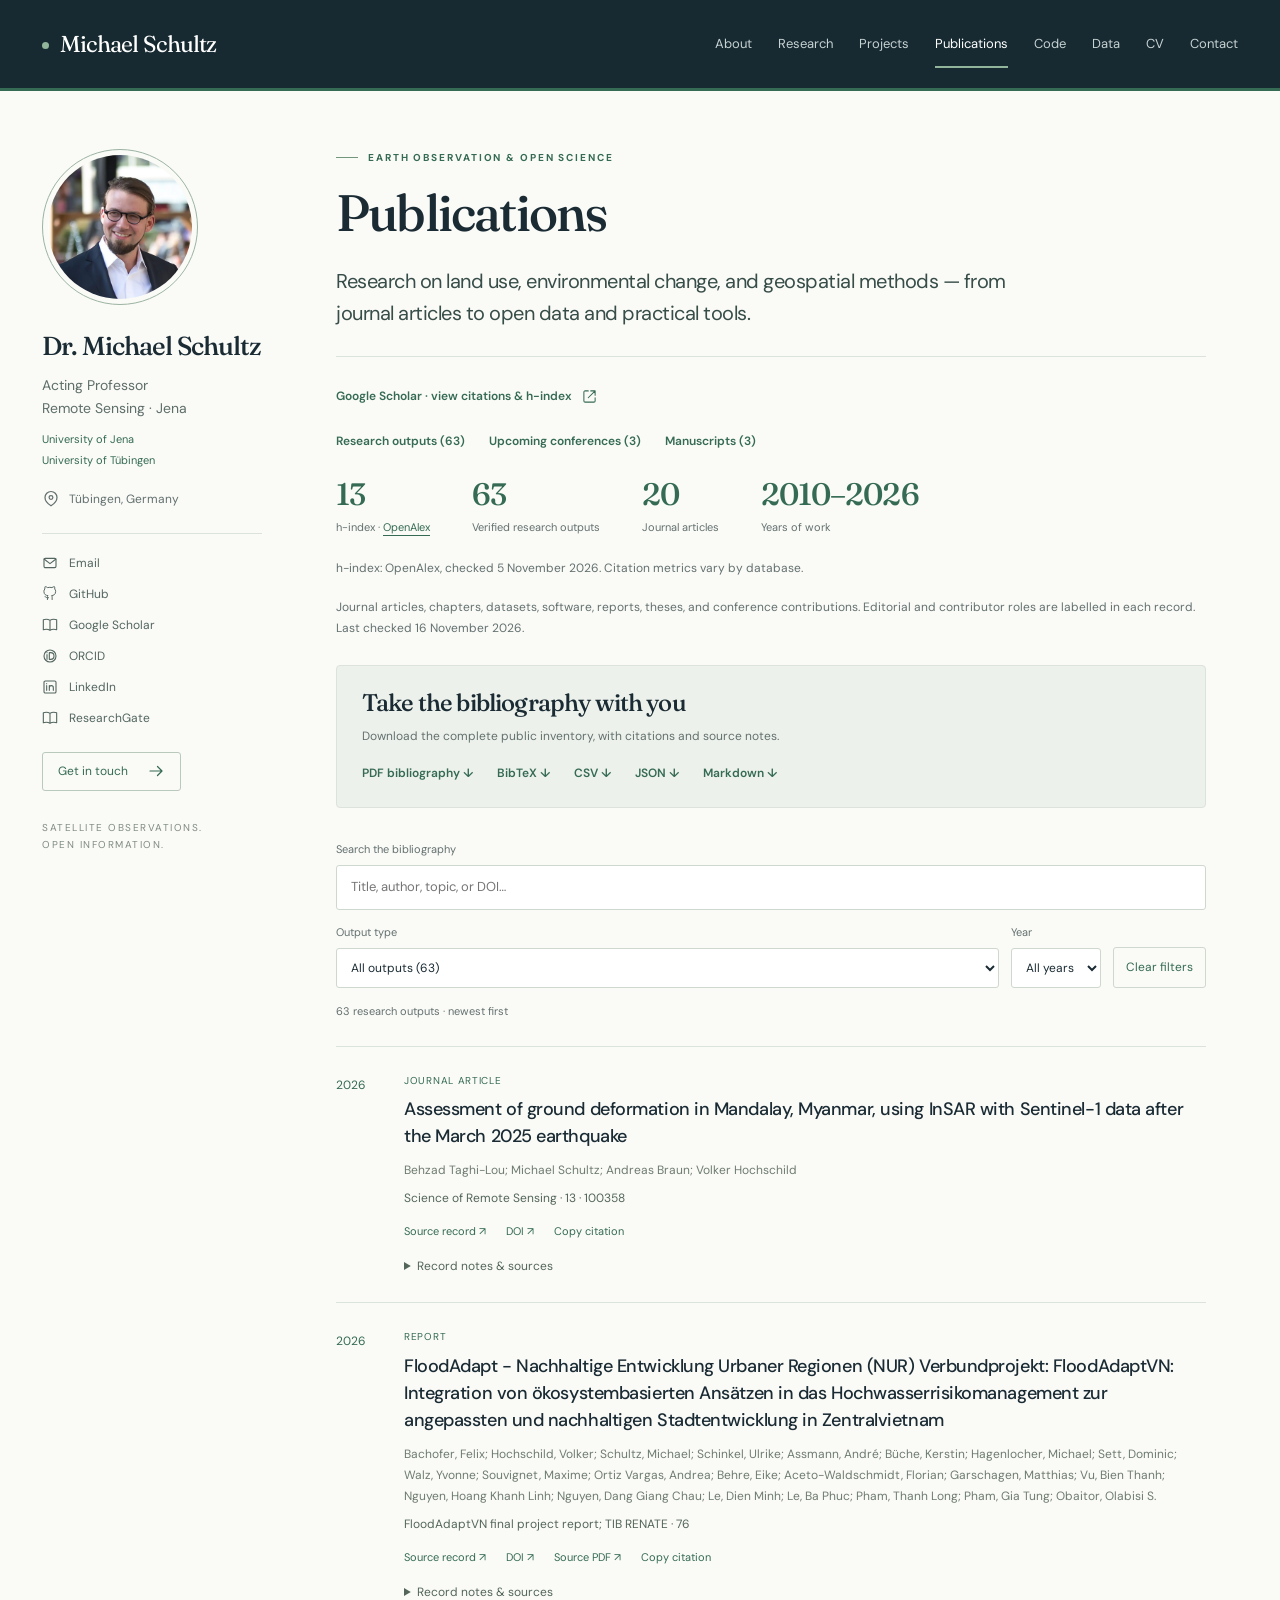
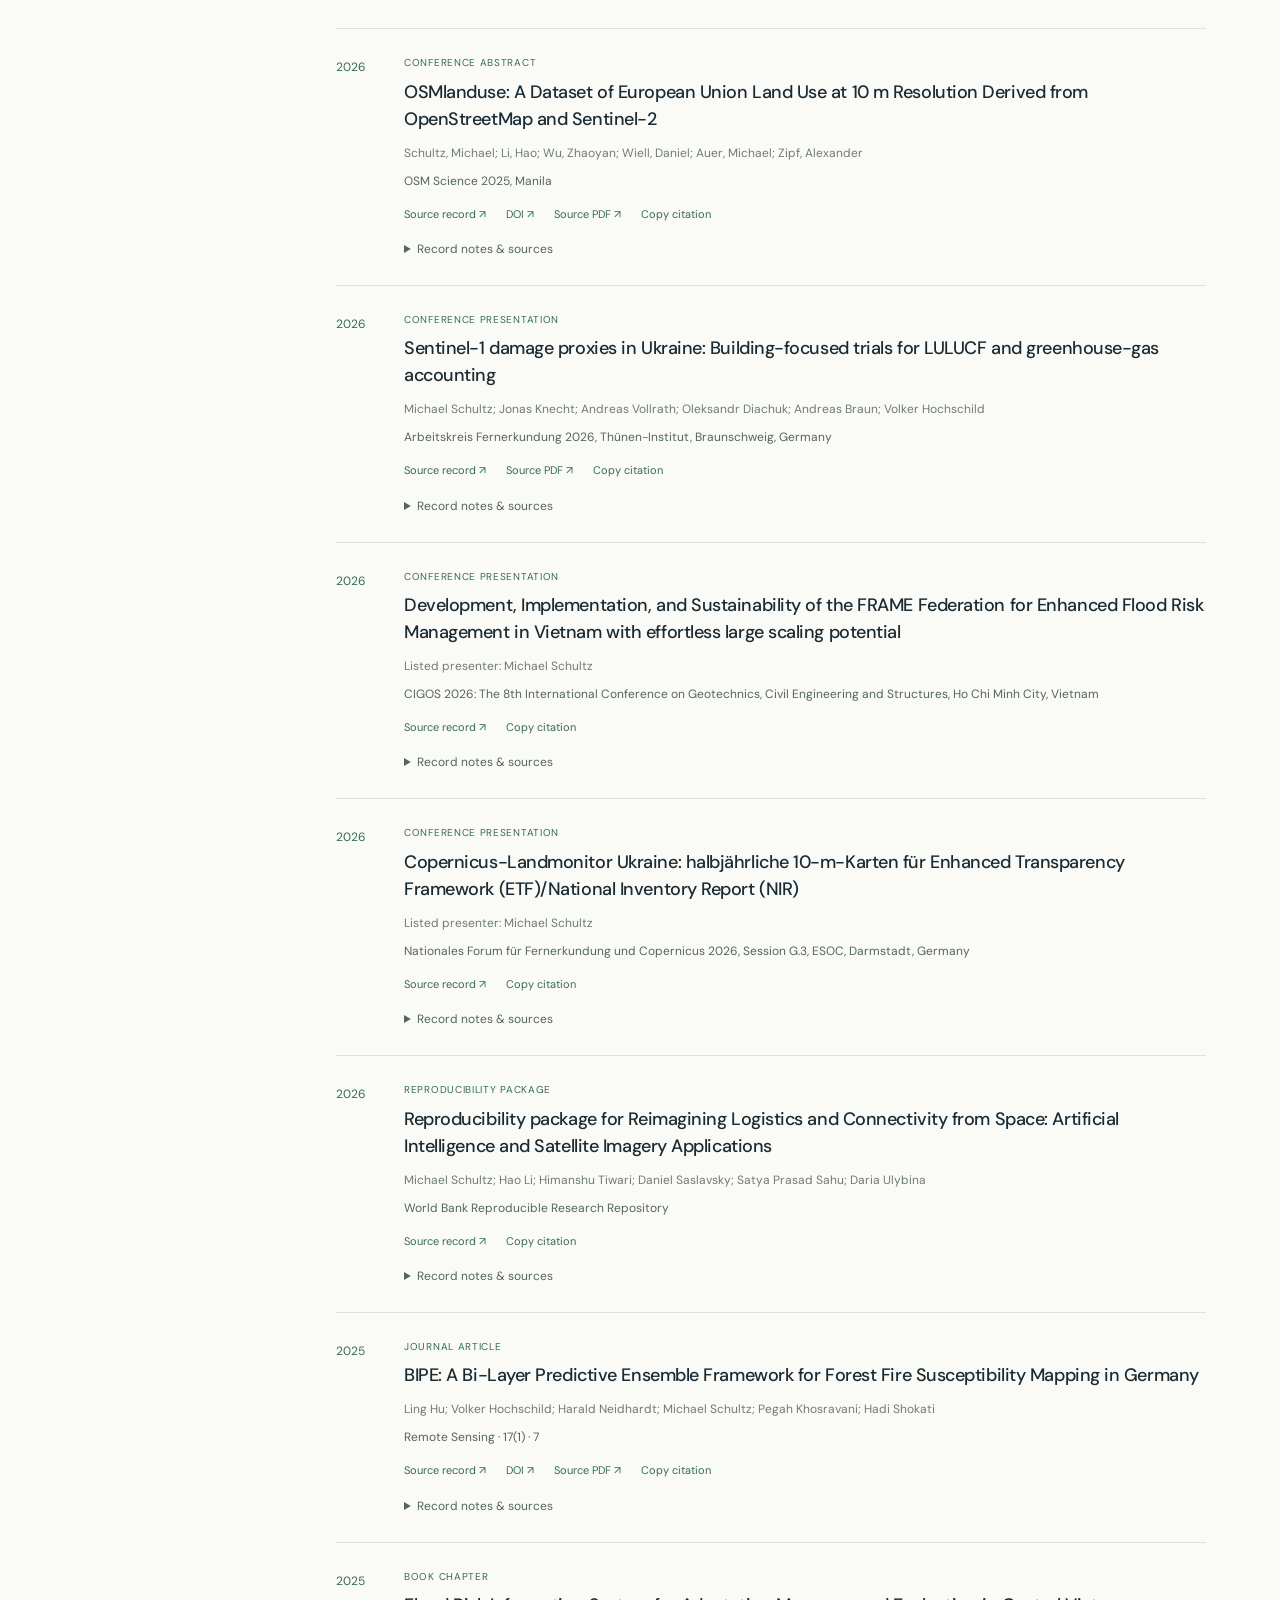
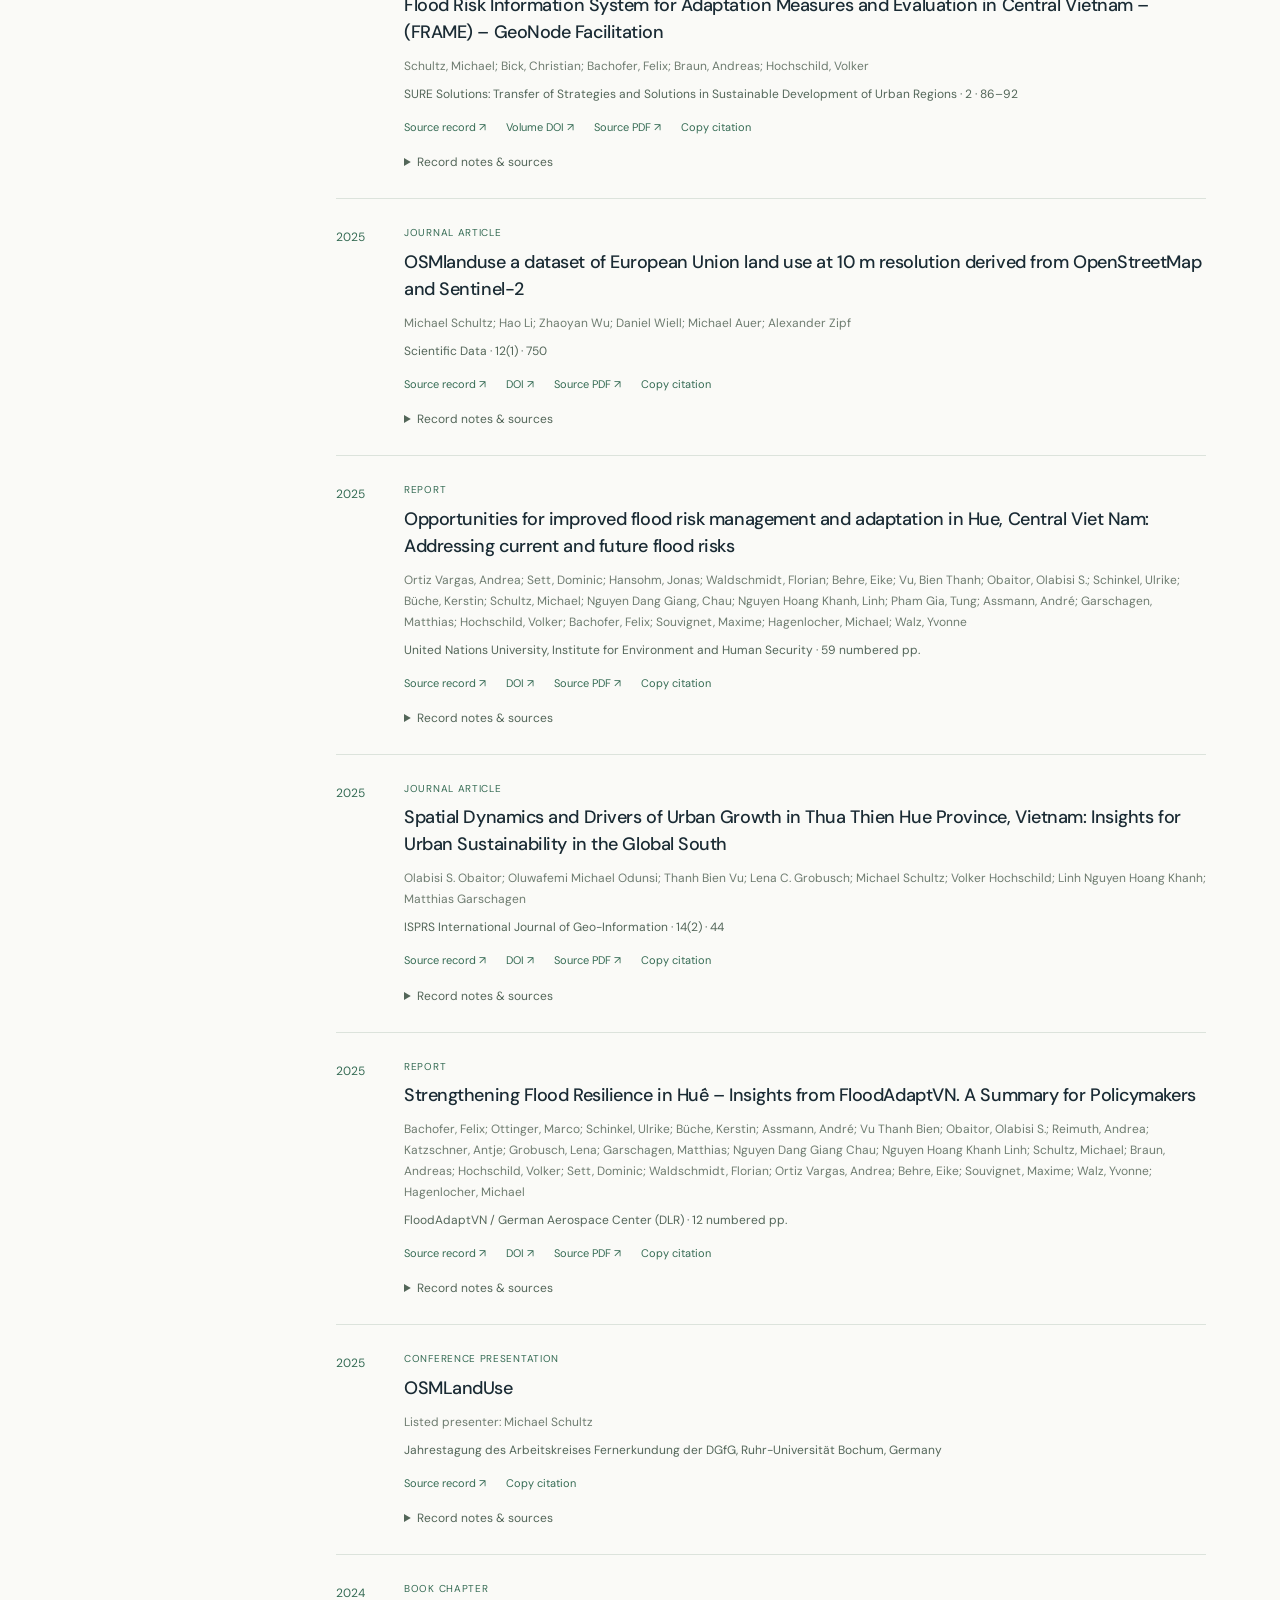
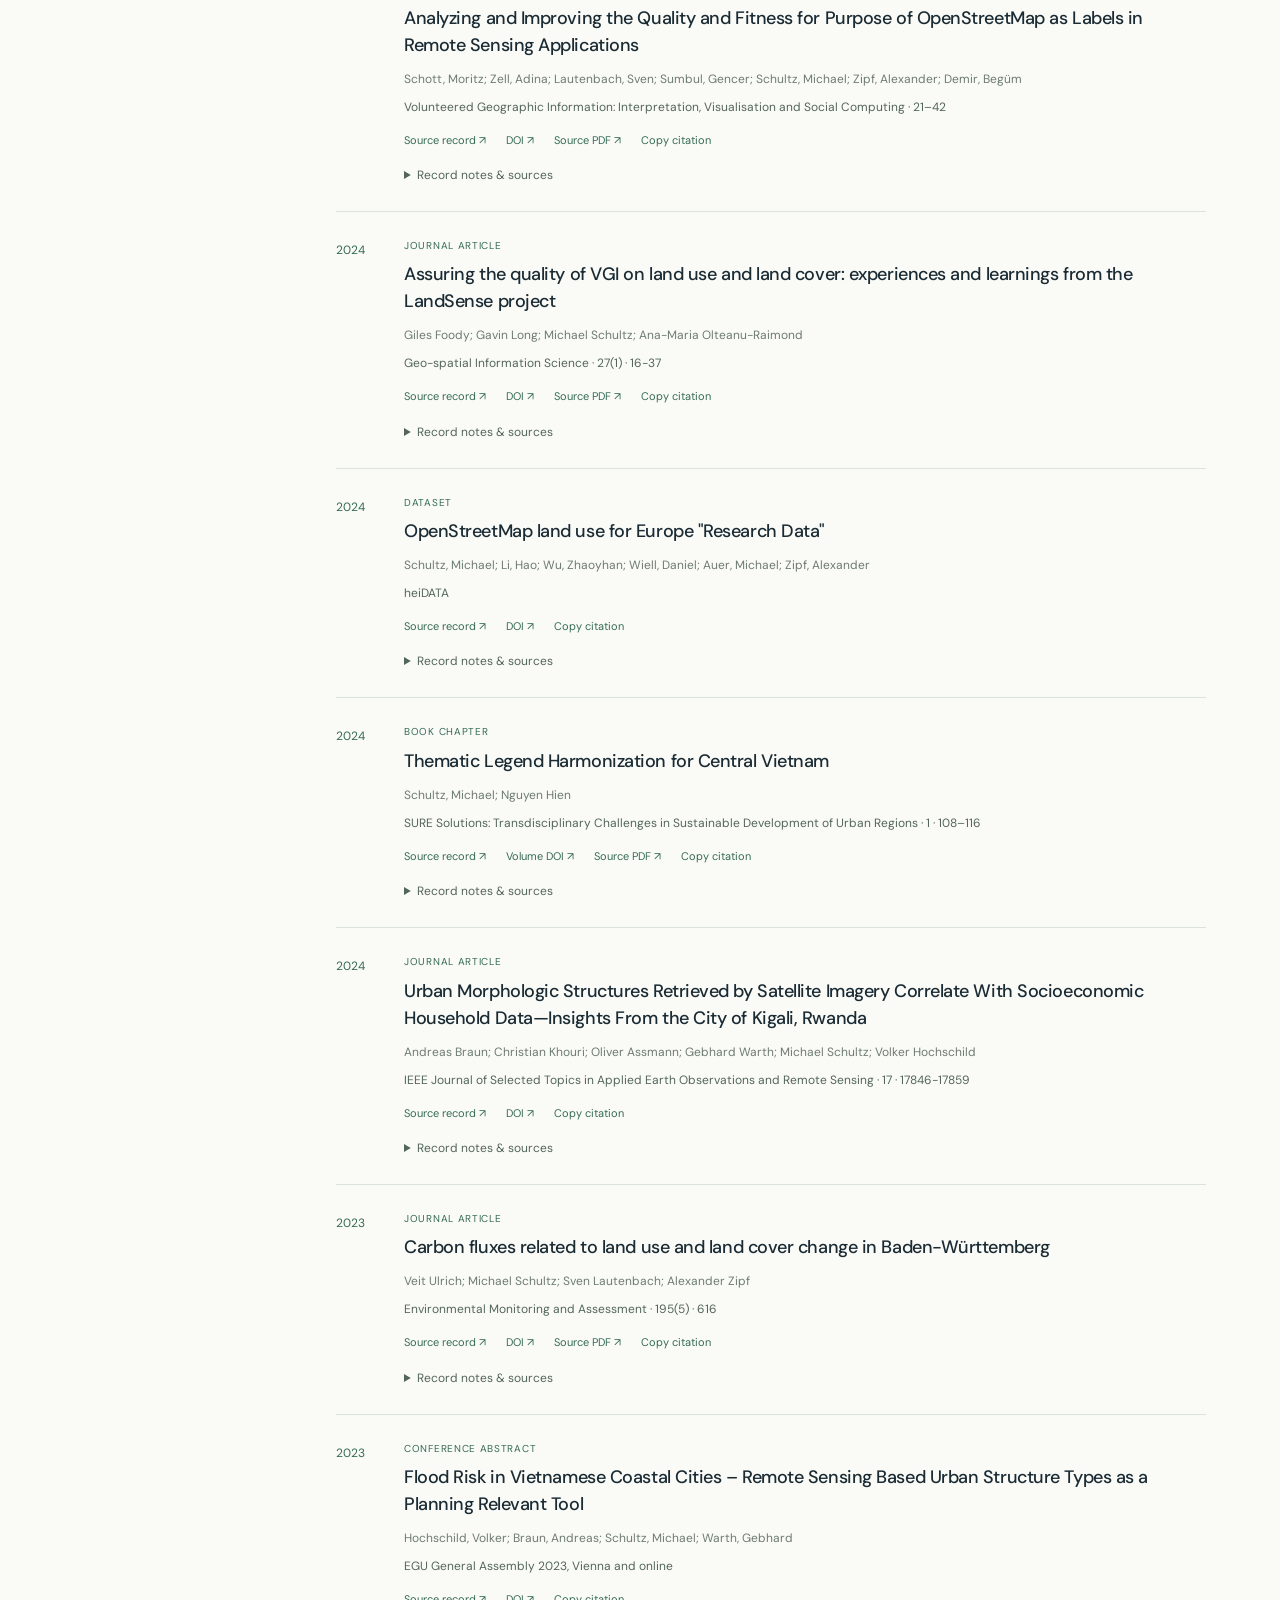
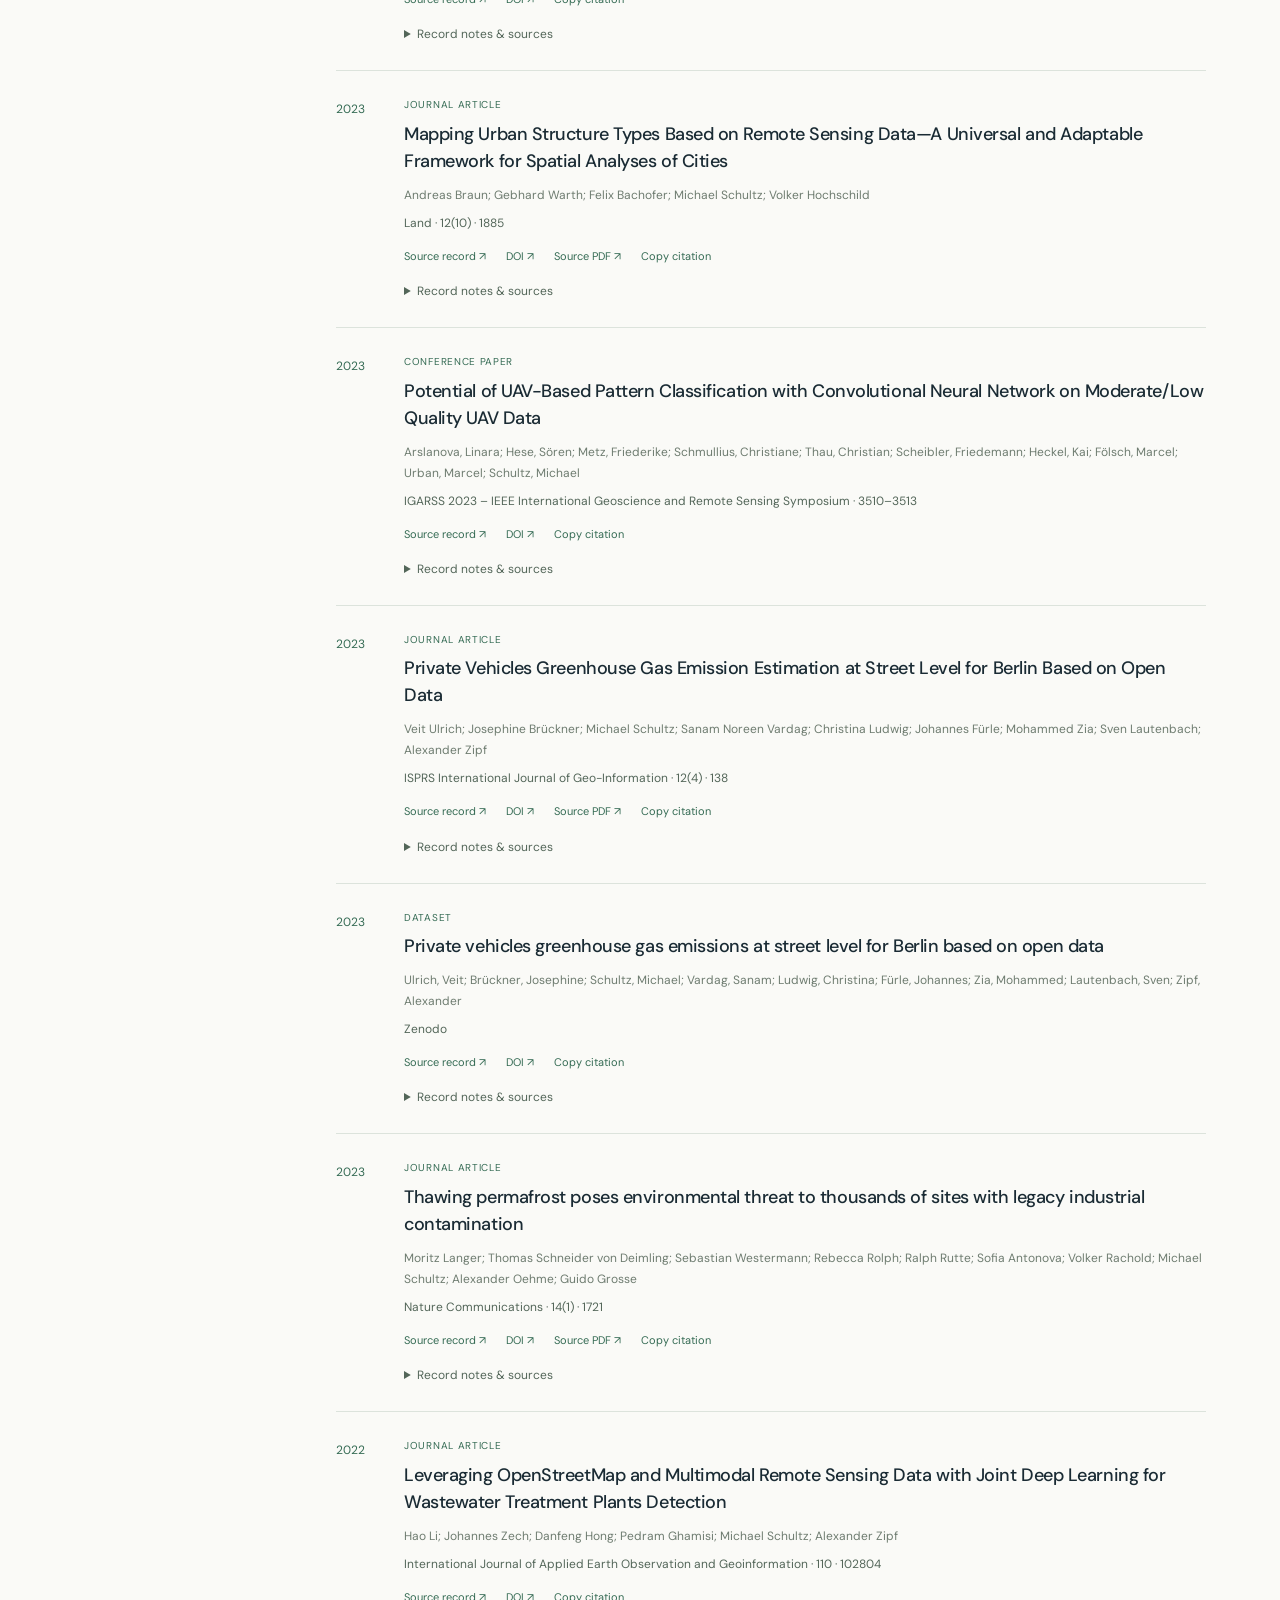
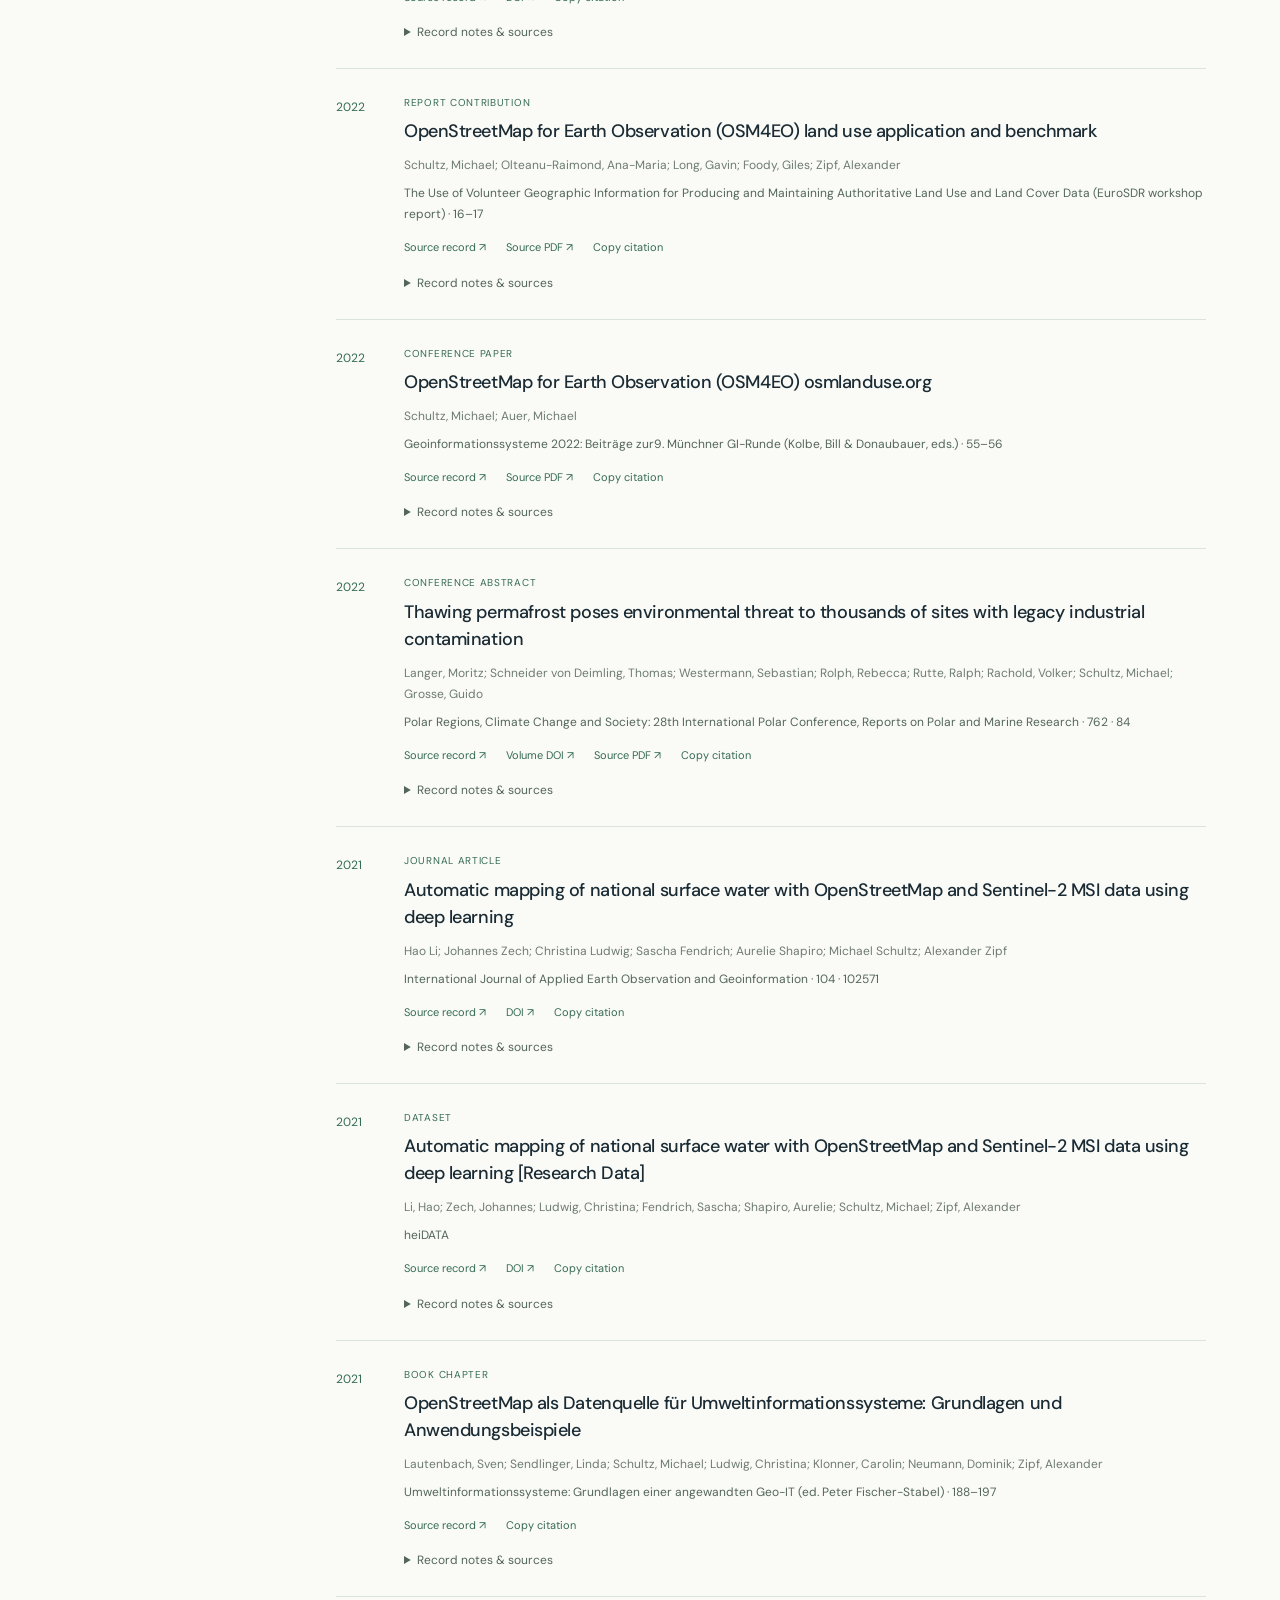
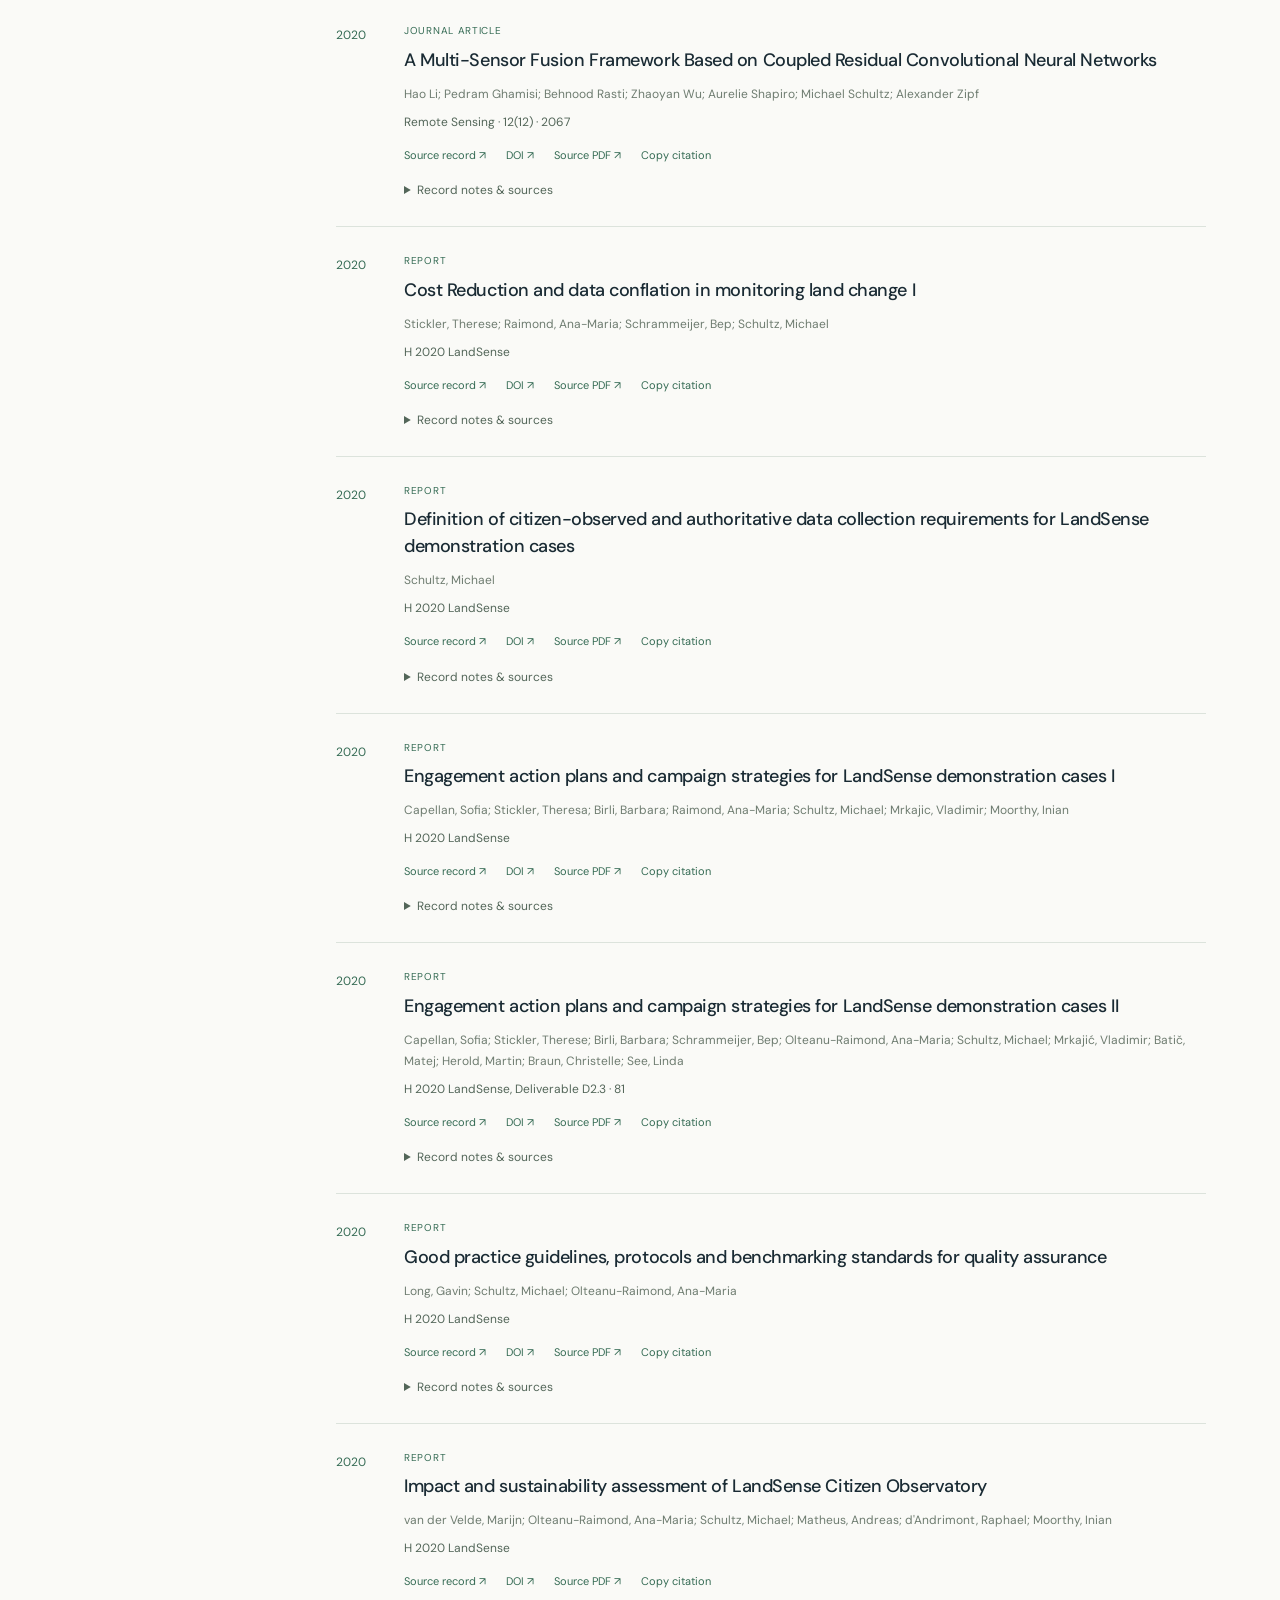
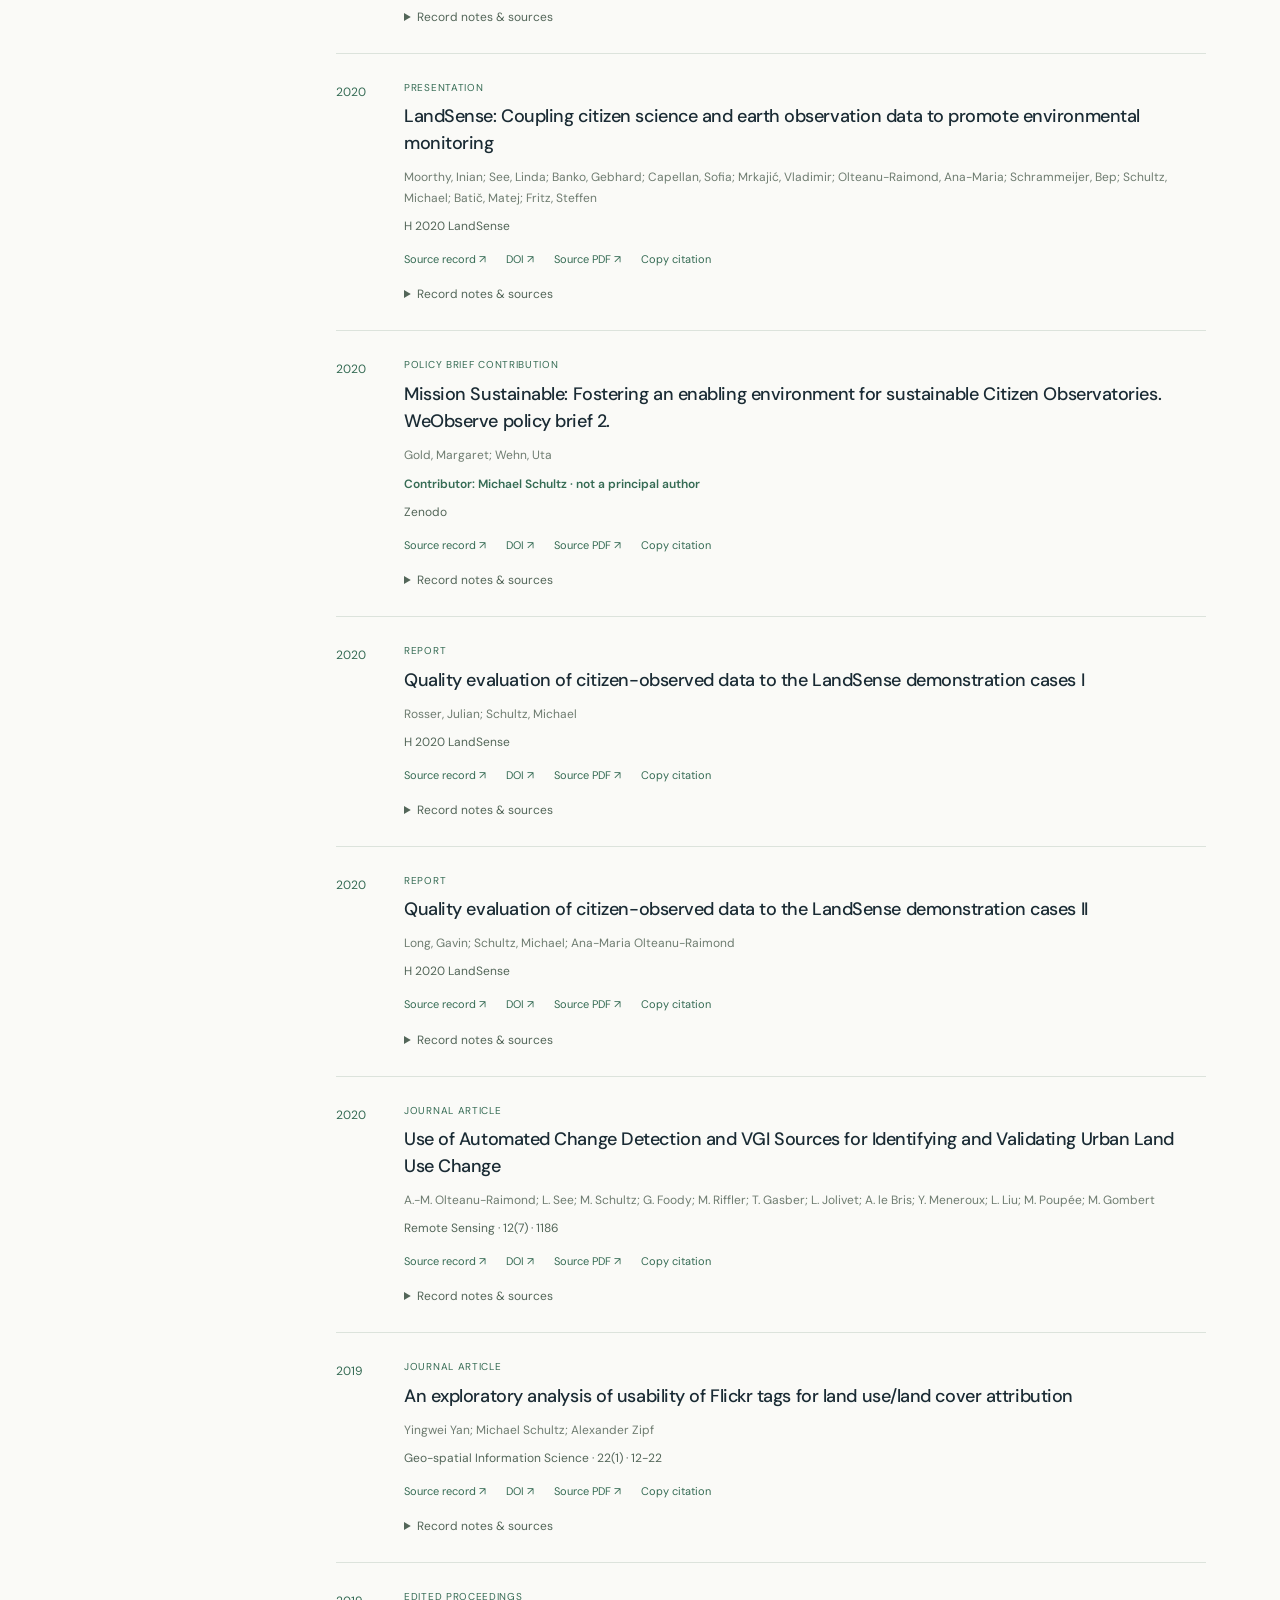
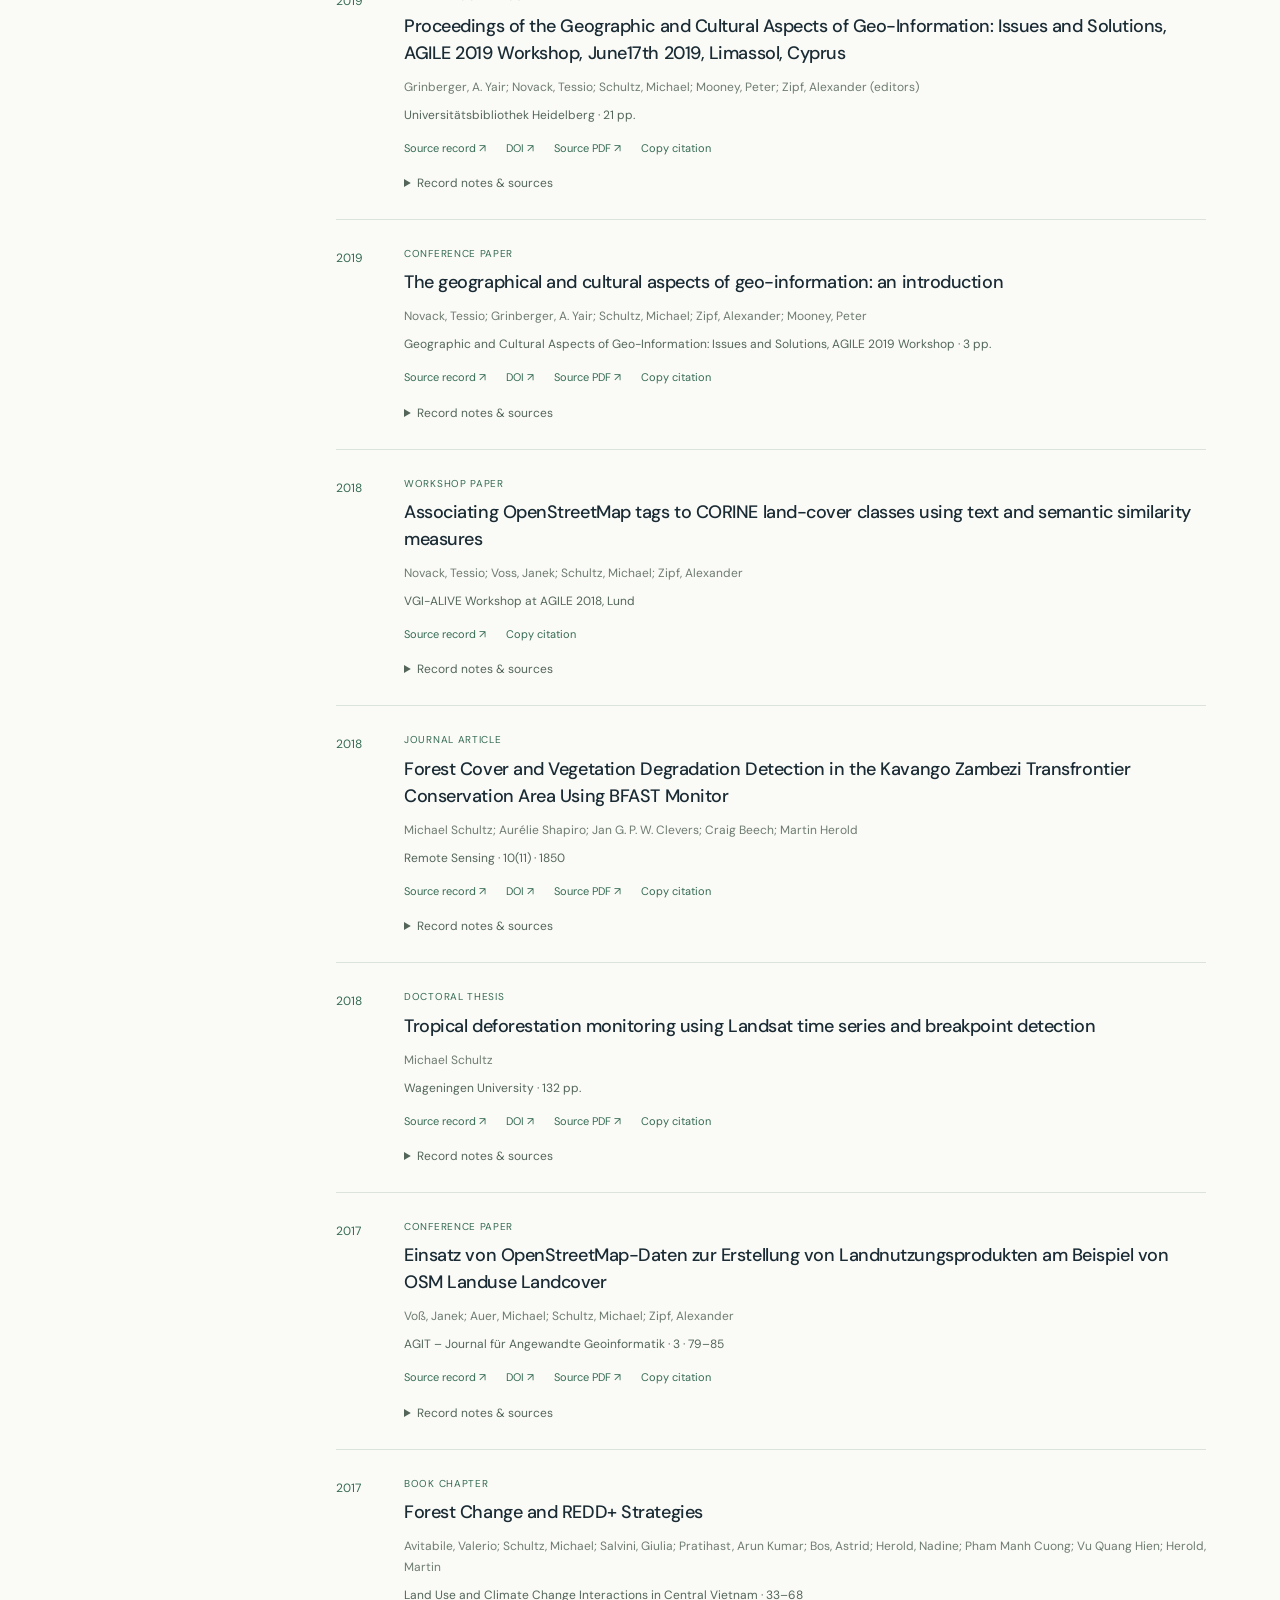
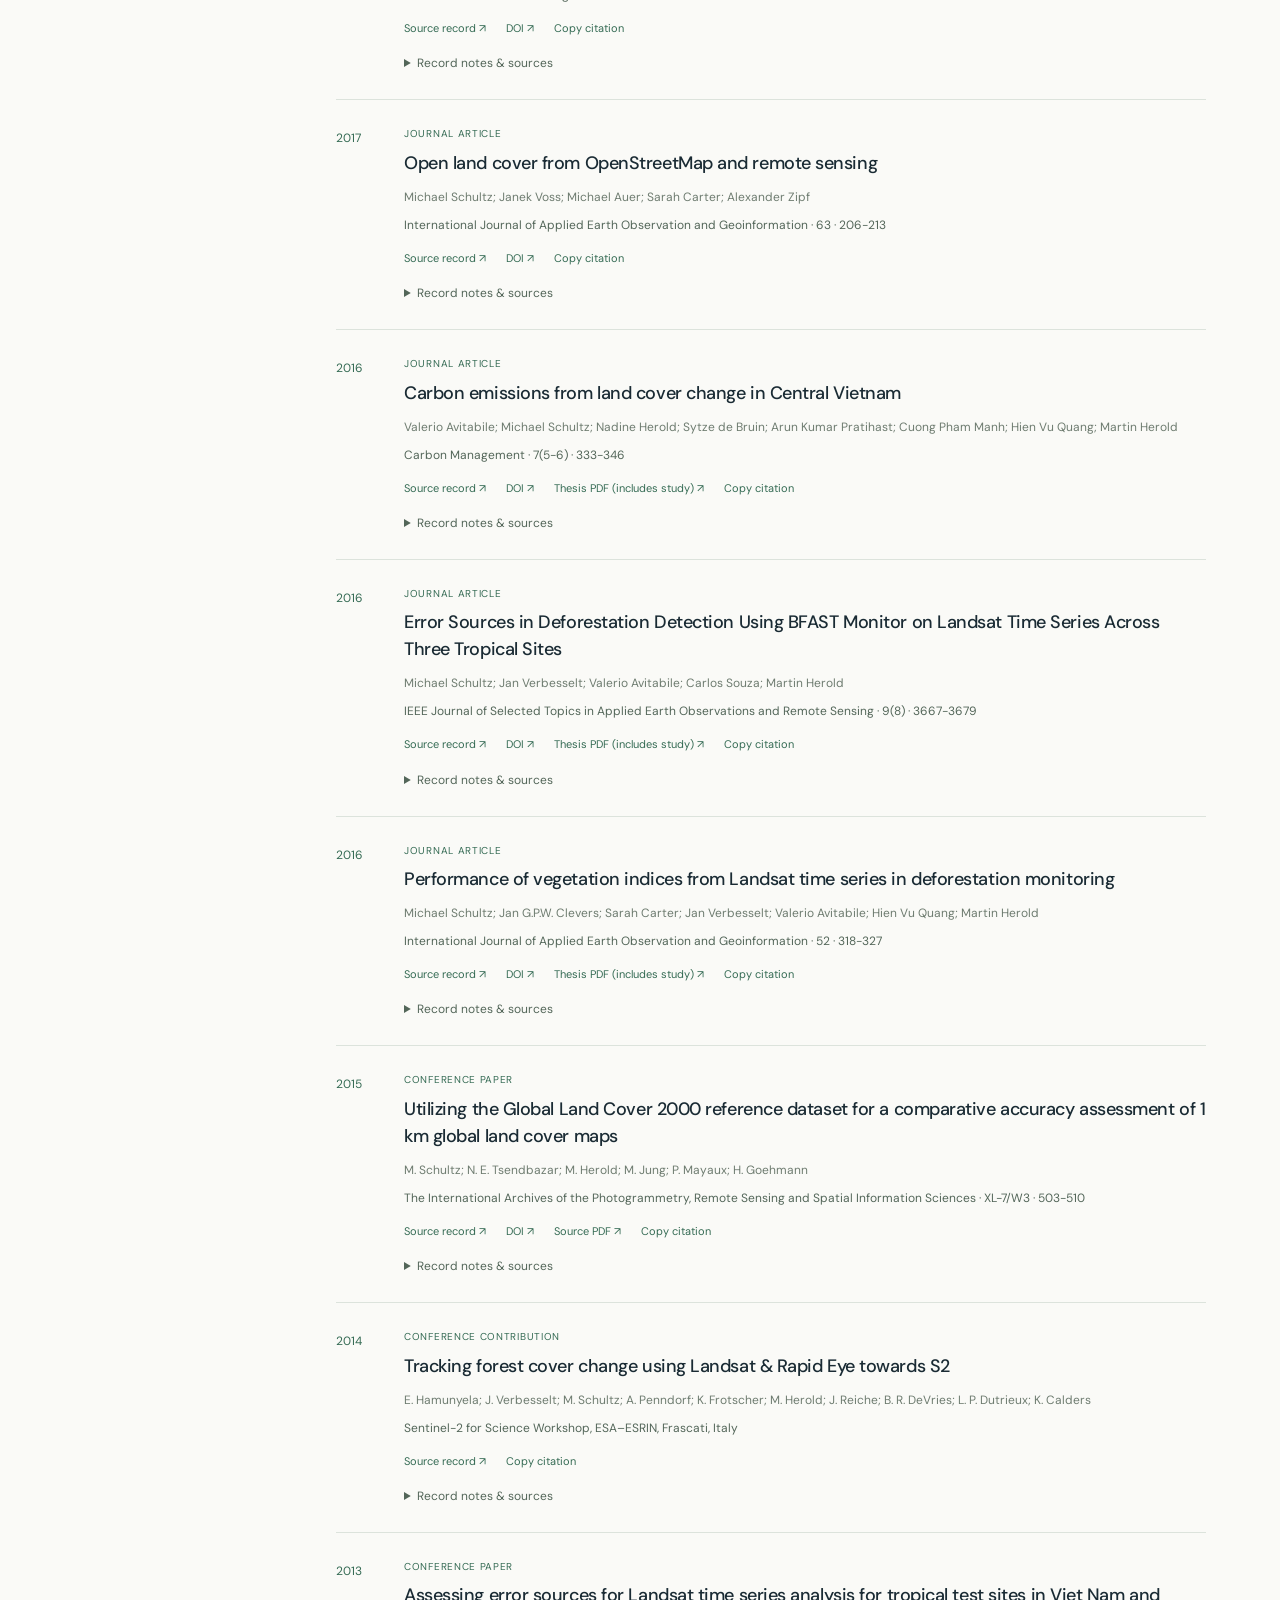
<file: docs/publications/index.html>
<!doctype html>
<html lang="en"><head><meta charset="utf-8"><meta name="viewport" content="width=device-width,initial-scale=1"><title>Publications — Michael Schultz</title><meta name="description" content="Michael Schultz — Acting Professor of Remote Sensing at the University of Jena, based in Tübingen. Earth observation, World Bank projects, PAABS Ukraine, and FRAME Vietnam."><meta name="theme-color" content="#172a32"><link rel="canonical" href="https://schultzheidelberg.github.io/publications/"><meta property="og:title" content="Publications — Michael Schultz"><meta property="og:description" content="Michael Schultz — Acting Professor of Remote Sensing at the University of Jena, based in Tübingen. Earth observation, World Bank projects, PAABS Ukraine, and FRAME Vietnam."><meta property="og:type" content="website"><meta property="og:url" content="https://schultzheidelberg.github.io/publications/"><meta property="og:image" content="https://schultzheidelberg.github.io/assets/michael-schultz.webp"><link rel="icon" href="/assets/favicon.svg" type="image/svg+xml"><link rel="stylesheet" href="/assets/site.css?v=a5b4afa90e1f"><script src="/assets/site.js" defer></script></head>
<body><a class="skip" href="#main">Skip to content</a><header class="masthead"><div class="topbar"><a class="brand" href="/"><span class="brand-dot"></span>Michael Schultz</a><button class="menu-toggle" aria-expanded="false" aria-controls="navigation"><svg viewBox="0 0 24 24" aria-hidden="true"><path d="M4 6h16M4 12h16M4 18h16"/></svg>Menu</button><nav id="navigation" class="nav" aria-label="Main navigation"><a href="/">About</a><a href="/research/">Research</a><a href="/projects/">Projects</a><a href="/publications/" aria-current="page">Publications</a><a href="/code/">Code</a><a href="/data/">Data</a><a href="/cv/">CV</a><a href="/contact/">Contact</a></nav></div></header>
<div class="site-shell"><aside class="profile" aria-label="Michael Schultz’s profile"><div class="portrait-wrap"><img class="portrait" src="/assets/michael-schultz.webp" width="146" height="146" alt="Michael Schultz"></div><p class="profile-name">Dr. Michael Schultz</p><p class="profile-role">Acting Professor<br>Remote Sensing · Jena</p><div class="profile-affiliations"><a href="https://www.chemgeo.uni-jena.de/34397/institutsrat">University of Jena</a><a href="https://uni-tuebingen.de/en/fakultaeten/mathematisch-naturwissenschaftliche-fakultaet/fachbereiche/geowissenschaften/arbeitsgruppen/geographie/forschungsbereich/geoinformatik-gis/arbeitsgruppe/team/michael-schultz/">University of Tübingen</a></div><p class="profile-location"><svg viewBox="0 0 24 24" aria-hidden="true"><path d="M20 10c0 6-8 11-8 11S4 16 4 10a8 8 0 1 1 16 0Z"/><circle cx="12" cy="10" r="2.5"/></svg>Tübingen, Germany</p><div class="profile-links"><a href="mailto:schultz.consulting@outlook.com"><svg viewBox="0 0 24 24" aria-hidden="true"><rect x="3" y="5" width="18" height="14" rx="2"/><path d="m3 6 9 7 9-7"/></svg><span>Email</span></a><a href="https://github.com/schultzheidelberg"><svg viewBox="0 0 24 24" aria-hidden="true"><path d="M9 19c-4 1-4-2-6-2m12 5v-4a3.5 3.5 0 0 0-1-2.7c3.4-.4 7-1.7 7-7.3a5.7 5.7 0 0 0-1.6-4c.2-1.3.2-2.7-.4-4 0 0-1.3-.4-4.3 1.6a15 15 0 0 0-7.4 0C4.3-.4 3 0 3 0c-.6 1.3-.6 2.7-.4 4A5.7 5.7 0 0 0 1 8c0 5.6 3.6 6.9 7 7.3A3.5 3.5 0 0 0 7 18v4" transform="translate(2 1) scale(.88)"/></svg><span>GitHub</span></a><a href="https://scholar.google.com/citations?user=215uIhEAAAAJ&amp;hl=en"><svg viewBox="0 0 24 24" aria-hidden="true"><path d="M12 5c-3-2-6-2-10-1v15c4-1 7-1 10 1 3-2 6-2 10-1V4c-4-1-7-1-10 1Zm0 0v15"/></svg><span>Google Scholar</span></a><a href="https://orcid.org/0000-0002-4813-090X"><svg viewBox="0 0 24 24" aria-hidden="true"><circle cx="12" cy="12" r="9"/><path d="M7.5 10v7m0-10v.1M11 7h2a5 5 0 0 1 0 10h-2Z"/></svg><span>ORCID</span></a><a href="https://de.linkedin.com/in/michael-schultz-a9025638"><svg viewBox="0 0 24 24" aria-hidden="true"><rect x="3" y="3" width="18" height="18" rx="2"/><path d="M7 10v7m0-10v.1M11 17v-7m0 3a3 3 0 0 1 6 0v4"/></svg><span>LinkedIn</span></a><a href="https://www.researchgate.net/profile/Michael-Schultz-6"><svg viewBox="0 0 24 24" aria-hidden="true"><path d="M12 5c-3-2-6-2-10-1v15c4-1 7-1 10 1 3-2 6-2 10-1V4c-4-1-7-1-10 1Zm0 0v15"/></svg><span>ResearchGate</span></a></div><a class="profile-contact" href="/contact/">Get in touch<svg viewBox="0 0 24 24" aria-hidden="true"><path d="M4 12h16m-6-6 6 6-6 6"/></svg></a><p class="profile-note">Satellite observations.<br>Open information.</p></aside><main class="page" id="main"><header class="page-heading"><div class="eyebrow">EARTH OBSERVATION & OPEN SCIENCE</div><h1>Publications</h1><p class="intro">Research on land use, environmental change, and geospatial methods — from journal articles to open data and practical tools.</p></header><div class="inline-links"><a class="arrow-link" href="https://scholar.google.com/citations?user=215uIhEAAAAJ&amp;hl=en">Google Scholar · view citations & h-index<svg viewBox="0 0 24 24" aria-hidden="true"><path d="M14 3h7v7M21 3 10 14"/><path d="M10 3H5a2 2 0 0 0-2 2v14a2 2 0 0 0 2 2h14a2 2 0 0 0 2-2v-5"/></svg></a></div><nav class="publication-index" aria-label="Publication sections"><a href="#publication-list">Research outputs (63)</a><a href="#upcoming">Upcoming conferences (3)</a><a href="#manuscripts">Manuscripts (3)</a></nav>
<div class="bibliography-overview">
<dl class="publication-stats"><div><dt>h-index · <a href="https://openalex.org/A5089873838">OpenAlex</a></dt><dd>13</dd></div><div><dt>Verified research outputs</dt><dd>63</dd></div><div><dt>Journal articles</dt><dd>20</dd></div><div><dt>Years of work</dt><dd>2010–2026</dd></div></dl>
<p class="subtle">h-index: OpenAlex, checked <time datetime="2026-11-05">5 November 2026</time>. Citation metrics vary by database.</p>
<p class="subtle">Journal articles, chapters, datasets, software, reports, theses, and conference contributions. Editorial and contributor roles are labelled in each record. Last checked <time datetime="2026-11-16">16 November 2026</time>.</p>
</div>
<section class="bibliography-downloads" aria-labelledby="download-bibliography"><h2 id="download-bibliography">Take the bibliography with you</h2><p>Download the complete public inventory, with citations and source notes.</p><div class="download-links"><a href="/downloads/publications.pdf" download>PDF bibliography ↓</a><a href="/downloads/publications.bib" download>BibTeX ↓</a><a href="/downloads/publications.csv" download>CSV ↓</a><a href="/downloads/publications.json" download>JSON ↓</a><a href="/downloads/publications.md" download>Markdown ↓</a></div></section>
<div class="publication-tools" hidden>
<label class="search-field" for="publication-search"><span>Search the bibliography</span><input id="publication-search" type="search" placeholder="Title, author, topic, or DOI…" autocomplete="off" aria-controls="publication-list"></label>
<div class="publication-filters"><label for="publication-type">Output type<select id="publication-type" aria-controls="publication-list"><option value="">All outputs (63)</option><option value="Journal articles">Journal articles (20)</option><option value="Books &amp; chapters">Books &amp; chapters (6)</option><option value="Conference contributions">Conference contributions (17)</option><option value="Reports &amp; briefs">Reports &amp; briefs (13)</option><option value="Datasets">Datasets (3)</option><option value="Software &amp; reproducibility">Software &amp; reproducibility (1)</option><option value="Theses">Theses (2)</option><option value="Presentations">Presentations (1)</option></select></label><label for="publication-year">Year<select id="publication-year" aria-controls="publication-list"><option value="">All years</option><option value="2026">2026</option><option value="2025">2025</option><option value="2024">2024</option><option value="2023">2023</option><option value="2022">2022</option><option value="2021">2021</option><option value="2020">2020</option><option value="2019">2019</option><option value="2018">2018</option><option value="2017">2017</option><option value="2016">2016</option><option value="2015">2015</option><option value="2014">2014</option><option value="2013">2013</option><option value="2012">2012</option><option value="2010">2010</option></select></label><button class="reset-filters" type="button">Clear filters</button></div>
</div>
<noscript><p class="subtle">All records are listed below, newest first. Use your browser’s Find command to search.</p></noscript>
<p class="publication-count" role="status" aria-live="polite">63 research outputs · newest first</p>
<div class="publication-list" id="publication-list"><article class="publication" id="MS-3FAF3648" data-search="Assessment of ground deformation in Mandalay, Myanmar, using InSAR with Sentinel-1 data after the March 2025 earthquake  Behzad Taghi-Lou; Michael Schultz; Andreas Braun; Volker Hochschild 2026 Science of Remote Sensing 10.1016/j.srs.2025.100358 Journal article " data-type="Journal articles" data-year="2026">
<time class="pub-year" datetime="2026">2026</time><div>
<p class="pub-type">Journal article</p>
<h2><a href="https://www.sciencedirect.com/science/article/pii/S2666017225001646">Assessment of ground deformation in Mandalay, Myanmar, using InSAR with Sentinel-1 data after the March 2025 earthquake</a></h2>
<p class="pub-authors">Behzad Taghi-Lou; Michael Schultz; Andreas Braun; Volker Hochschild</p>
<p class="pub-journal">Science of Remote Sensing · 13 · 100358</p>
<div class="pub-actions"><a href="https://www.sciencedirect.com/science/article/pii/S2666017225001646">Source record ↗</a><a href="https://doi.org/10.1016/j.srs.2025.100358">DOI ↗</a><button class="copy-citation" data-citation="Behzad Taghi-Lou; Michael Schultz; Andreas Braun; Volker Hochschild (2026). Assessment of ground deformation in Mandalay, Myanmar, using InSAR with Sentinel-1 data after the March 2025 earthquake. Science of Remote Sensing · 13 · 100358. https://doi.org/10.1016/j.srs.2025.100358" aria-label="Copy citation for Assessment of ground deformation in Mandalay, Myanmar, using InSAR with Sentinel-1 data after the March 2025 earthquake">Copy citation</button></div>
<details class="pub-evidence"><summary>Record notes &amp; sources</summary>
<p>Status: Published. Checked 2026-11-05.</p>
<p>Duplicate status in supplied list: listed under both in review and published. Published version confirmed. Cite 2026 for volume 13 (June 2026); DOI retains 2025 and Crossref VOR licence starts 2025-12-23. Exact first-online date inferred from VOR licence start rather than separately exposed published-online metadata. First-author surname is Taghi-Lou, not Lou. Crossref says CC BY 4.0; OpenAlex disagrees (CC BY-NC-ND); publisher licence is authoritative and should be checked before redistributing a PDF.</p><p class="evidence-links"><a href="https://www.sciencedirect.com/science/article/pii/S2666017225001646">Source 1</a> · <a href="https://api.crossref.org/works/10.1016/j.srs.2025.100358">Source 2</a></p>
</details></div></article><article class="publication" id="MS-846C0302" data-search="FloodAdapt - Nachhaltige Entwicklung Urbaner Regionen (NUR) Verbundprojekt: FloodAdaptVN: Integration von ökosystembasierten Ansätzen in das Hochwasserrisikomanagement zur angepassten und nachhaltigen Stadtentwicklung in Zentralvietnam  Bachofer, Felix; Hochschild, Volker; Schultz, Michael; Schinkel, Ulrike; Assmann, André; Büche, Kerstin; Hagenlocher, Michael; Sett, Dominic; Walz, Yvonne; Souvignet, Maxime; Ortiz Vargas, Andrea; Behre, Eike; Aceto-Waldschmidt, Florian; Garschagen, Matthias; Vu, Bien Thanh; Nguyen, Hoang Khanh Linh; Nguyen, Dang Giang Chau; Le, Dien Minh; Le, Ba Phuc; Pham, Thanh Long; Pham, Gia Tung; Obaitor, Olabisi S. 2026 FloodAdaptVN final project report; TIB RENATE 10.34657/44066 Report " data-type="Reports &amp; briefs" data-year="2026">
<time class="pub-year" datetime="2026">2026</time><div>
<p class="pub-type">Report</p>
<h2><a href="https://oa.tib.eu/renate/handle/123456789/44999">FloodAdapt - Nachhaltige Entwicklung Urbaner Regionen (NUR) Verbundprojekt: FloodAdaptVN: Integration von ökosystembasierten Ansätzen in das Hochwasserrisikomanagement zur angepassten und nachhaltigen Stadtentwicklung in Zentralvietnam</a></h2>
<p class="pub-authors">Bachofer, Felix; Hochschild, Volker; Schultz, Michael; Schinkel, Ulrike; Assmann, André; Büche, Kerstin; Hagenlocher, Michael; Sett, Dominic; Walz, Yvonne; Souvignet, Maxime; Ortiz Vargas, Andrea; Behre, Eike; Aceto-Waldschmidt, Florian; Garschagen, Matthias; Vu, Bien Thanh; Nguyen, Hoang Khanh Linh; Nguyen, Dang Giang Chau; Le, Dien Minh; Le, Ba Phuc; Pham, Thanh Long; Pham, Gia Tung; Obaitor, Olabisi S.</p>
<p class="pub-journal">FloodAdaptVN final project report; TIB RENATE · 76</p>
<div class="pub-actions"><a href="https://oa.tib.eu/renate/handle/123456789/44999">Source record ↗</a><a href="https://doi.org/10.34657/44066">DOI ↗</a><a href="https://oa.tib.eu/renate/bitstreams/c325fa48-f40c-488b-8736-71eb0e928fcd/download">Source PDF ↗</a><button class="copy-citation" data-citation="Bachofer, Felix; Hochschild, Volker; Schultz, Michael; Schinkel, Ulrike; Assmann, André; Büche, Kerstin; Hagenlocher, Michael; Sett, Dominic; Walz, Yvonne; Souvignet, Maxime; Ortiz Vargas, Andrea; Behre, Eike; Aceto-Waldschmidt, Florian; Garschagen, Matthias; Vu, Bien Thanh; Nguyen, Hoang Khanh Linh; Nguyen, Dang Giang Chau; Le, Dien Minh; Le, Ba Phuc; Pham, Thanh Long; Pham, Gia Tung; Obaitor, Olabisi S. (2026). FloodAdapt - Nachhaltige Entwicklung Urbaner Regionen (NUR) Verbundprojekt: FloodAdaptVN: Integration von ökosystembasierten Ansätzen in das Hochwasserrisikomanagement zur angepassten und nachhaltigen Stadtentwicklung in Zentralvietnam. FloodAdaptVN final project report; TIB RENATE · 76. https://doi.org/10.34657/44066" aria-label="Copy citation for FloodAdapt - Nachhaltige Entwicklung Urbaner Regionen (NUR) Verbundprojekt: FloodAdaptVN: Integration von ökosystembasierten Ansätzen in das Hochwasserrisikomanagement zur angepassten und nachhaltigen Stadtentwicklung in Zentralvietnam">Copy citation</button></div>
<details class="pub-evidence"><summary>Record notes &amp; sources</summary>
<p>Status: Published. Checked 2026-11-05.</p>
<p>Missing from supplied list. Repository release 27 October 2026. English alternative title: Final project report of FloodAdaptVN: Integrating ecosystem-based approaches into flood risk management for adaptive and sustainable urban development in Central Viet Nam. Main report, English/German summaries and publication annex are one record, not four publications.</p><p class="evidence-links"><a href="https://api.datacite.org/dois/10.34657/44066">Source 1</a> · <a href="https://oa.tib.eu/renate/handle/123456789/44999">Source 2</a></p>
</details></div></article><article class="publication" id="MS-EBD69C7F" data-search="OSMlanduse: A Dataset of European Union Land Use at 10 m Resolution Derived from OpenStreetMap and Sentinel-2  Schultz, Michael; Li, Hao; Wu, Zhaoyan; Wiell, Daniel; Auer, Michael; Zipf, Alexander 2026 OSM Science 2025, Manila 10.5281/zenodo.21008023 Conference abstract " data-type="Conference contributions" data-year="2026">
<time class="pub-year" datetime="2026">2026</time><div>
<p class="pub-type">Conference abstract</p>
<h2><a href="https://zenodo.org/records/21008023">OSMlanduse: A Dataset of European Union Land Use at 10 m Resolution Derived from OpenStreetMap and Sentinel-2</a></h2>
<p class="pub-authors">Schultz, Michael; Li, Hao; Wu, Zhaoyan; Wiell, Daniel; Auer, Michael; Zipf, Alexander</p>
<p class="pub-journal">OSM Science 2025, Manila</p>
<div class="pub-actions"><a href="https://zenodo.org/records/21008023">Source record ↗</a><a href="https://doi.org/10.5281/zenodo.21008023">DOI ↗</a><a href="https://zenodo.org/api/records/21008023/files/01%20OSMlanduse_%20A%20dataset%20of%20European%20Union%20land%20use%20at%2010%20m%20resolution%20derived%20from%20OpenStreetMap%20and%20Sentinel-2%20(1).pdf/content">Source PDF ↗</a><button class="copy-citation" data-citation="Schultz, Michael; Li, Hao; Wu, Zhaoyan; Wiell, Daniel; Auer, Michael; Zipf, Alexander (2026). OSMlanduse: A Dataset of European Union Land Use at 10 m Resolution Derived from OpenStreetMap and Sentinel-2. OSM Science 2025, Manila. https://doi.org/10.5281/zenodo.21008023" aria-label="Copy citation for OSMlanduse: A Dataset of European Union Land Use at 10 m Resolution Derived from OpenStreetMap and Sentinel-2">Copy citation</button></div>
<details class="pub-evidence"><summary>Record notes &amp; sources</summary>
<p>Status: Published. Checked 2026-11-05.</p>
<p>Conference held 2025-10-03 to05; repository publication 2026-06-28. PDF identifies this as a peer-reviewed accepted abstract. Metadata misspells Wu as We and Wiell as Weill; authors corrected against PDF. Separate from 2025 Scientific Data article.</p><p class="evidence-links"><a href="https://zenodo.org/records/21008023">Source 1</a> · <a href="https://zenodo.org/api/records/21008023/files/01%20OSMlanduse_%20A%20dataset%20of%20European%20Union%20land%20use%20at%2010%20m%20resolution%20derived%20from%20OpenStreetMap%20and%20Sentinel-2%20(1).pdf/content">Source 2</a></p>
</details></div></article><article class="publication" id="MS-4BCB13FA" data-search="Sentinel-1 damage proxies in Ukraine: Building-focused trials for LULUCF and greenhouse-gas accounting Sentinel-1 coherence-based damage proxy maps for Ukraine: a support layer for LULUCF and greenhouse-gas accounting in inaccessible territories Michael Schultz; Jonas Knecht; Andreas Vollrath; Oleksandr Diachuk; Andreas Braun; Volker Hochschild 2026 Arbeitskreis Fernerkundung 2026, Thünen-Institut, Braunschweig, Germany  Conference presentation " data-type="Conference contributions" data-year="2026">
<time class="pub-year" datetime="2026">2026</time><div>
<p class="pub-type">Conference presentation</p>
<h2><a href="https://arbeitskreis-fernerkundung.de/arbeitskreis-fernerkundung/2026-treffen-des-arbeitskreises-fernerkundung-in-braunschweig-programm/">Sentinel-1 damage proxies in Ukraine: Building-focused trials for LULUCF and greenhouse-gas accounting</a></h2>
<p class="pub-authors">Michael Schultz; Jonas Knecht; Andreas Vollrath; Oleksandr Diachuk; Andreas Braun; Volker Hochschild</p>
<p class="pub-journal">Arbeitskreis Fernerkundung 2026, Thünen-Institut, Braunschweig, Germany</p>
<div class="pub-actions"><a href="https://arbeitskreis-fernerkundung.de/arbeitskreis-fernerkundung/2026-treffen-des-arbeitskreises-fernerkundung-in-braunschweig-programm/">Source record ↗</a><a href="https://arbeitskreis-fernerkundung.de/wp-content/uploads/Presentation_S5_4__Land_use_and_cover_mapping_and_monitoring__Sentinel-1_coherence-based_dam__Michael_Schultz.pdf">Source PDF ↗</a><button class="copy-citation" data-citation="Michael Schultz; Jonas Knecht; Andreas Vollrath; Oleksandr Diachuk; Andreas Braun; Volker Hochschild (2026). Sentinel-1 damage proxies in Ukraine: Building-focused trials for LULUCF and greenhouse-gas accounting. Arbeitskreis Fernerkundung 2026, Thünen-Institut, Braunschweig, Germany." aria-label="Copy citation for Sentinel-1 damage proxies in Ukraine: Building-focused trials for LULUCF and greenhouse-gas accounting">Copy citation</button></div>
<details class="pub-evidence"><summary>Record notes &amp; sources</summary>
<p>Status: Public presentation slides available. Checked 2026-11-16.</p>
<p>Title and six-author order follow the title slide of the public 37-page presentation. The official programme lists the same contribution as: Sentinel-1 coherence-based damage proxy maps for Ukraine: a support layer for LULUCF and greenhouse-gas accounting in inaccessible territories. Session 5: Land use and cover mapping and monitoring, 8 October 2026, 11:15–12:15. The two titles identify one contribution, not two publications.</p><p class="evidence-links"><a href="https://arbeitskreis-fernerkundung.de/arbeitskreis-fernerkundung/2026-treffen-des-arbeitskreises-fernerkundung-in-braunschweig-programm/">Source 1</a> · <a href="https://arbeitskreis-fernerkundung.de/2026-treffen-des-arbeitskreises-fernerkundung-in-braunschweig/">Source 2</a> · <a href="https://arbeitskreis-fernerkundung.de/wp-content/uploads/Presentation_S5_4__Land_use_and_cover_mapping_and_monitoring__Sentinel-1_coherence-based_dam__Michael_Schultz.pdf">Source 3</a></p>
</details></div></article><article class="publication" id="MS-0ACB93EF" data-search="Development, Implementation, and Sustainability of the FRAME Federation for Enhanced Flood Risk Management in Vietnam with effortless large scaling potential  Michael Schultz 2026 CIGOS 2026: The 8th International Conference on Geotechnics, Civil Engineering and Structures, Ho Chi Minh City, Vietnam  Conference presentation " data-type="Conference contributions" data-year="2026">
<time class="pub-year" datetime="2026">2026</time><div>
<p class="pub-type">Conference presentation</p>
<h2><a href="https://cigos2026.sciencesconf.org/program?lang=en">Development, Implementation, and Sustainability of the FRAME Federation for Enhanced Flood Risk Management in Vietnam with effortless large scaling potential</a></h2>
<p class="pub-authors">Listed presenter: Michael Schultz</p>
<p class="pub-journal">CIGOS 2026: The 8th International Conference on Geotechnics, Civil Engineering and Structures, Ho Chi Minh City, Vietnam</p>
<div class="pub-actions"><a href="https://cigos2026.sciencesconf.org/program?lang=en">Source record ↗</a><button class="copy-citation" data-citation="Listed presenter: Michael Schultz (2026). Development, Implementation, and Sustainability of the FRAME Federation for Enhanced Flood Risk Management in Vietnam with effortless large scaling potential. CIGOS 2026: The 8th International Conference on Geotechnics, Civil Engineering and Structures, Ho Chi Minh City, Vietnam." aria-label="Copy citation for Development, Implementation, and Sustainability of the FRAME Federation for Enhanced Flood Risk Management in Vietnam with effortless large scaling potential">Copy citation</button></div>
<details class="pub-evidence"><summary>Record notes &amp; sources</summary>
<p>Status: Programme-listed presentation. Checked 2026-11-07.</p>
<p>The official final programme lists Michael Schultz, Tübingen University, in AIP 4, Room 3 (Opera 1), 17 April 2026, 10:00–10:15. Recorded as a conference presentation; no matching abstract was found in the public 259-page Book of Abstracts, and no proceedings DOI was verified. Michael Schultz is the programme-listed presenter; additional coauthors were not publicly verified. The programme identifies the presenter; the complete author list has not been verified.</p><p class="evidence-links"><a href="https://cigos2026.sciencesconf.org/program?lang=en">Source 1</a></p>
</details></div></article><article class="publication" id="MS-7E6F24F3" data-search="Copernicus-Landmonitor Ukraine: halbjährliche 10-m-Karten für Enhanced Transparency Framework (ETF)/National Inventory Report (NIR)  Michael Schultz 2026 Nationales Forum für Fernerkundung und Copernicus 2026, Session G.3, ESOC, Darmstadt, Germany  Conference presentation " data-type="Conference contributions" data-year="2026">
<time class="pub-year" datetime="2026">2026</time><div>
<p class="pub-type">Conference presentation</p>
<h2><a href="https://archiv.d-copernicus.de/infothek/veranstaltungen/nationales-forum-2026/programm/g3-erdbeobachtung-und-fernerkundung-in-der-anwendungspraxis-von-archaeologie-und-kulturgueterschutz/">Copernicus-Landmonitor Ukraine: halbjährliche 10-m-Karten für Enhanced Transparency Framework (ETF)/National Inventory Report (NIR)</a></h2>
<p class="pub-authors">Listed presenter: Michael Schultz</p>
<p class="pub-journal">Nationales Forum für Fernerkundung und Copernicus 2026, Session G.3, ESOC, Darmstadt, Germany</p>
<div class="pub-actions"><a href="https://archiv.d-copernicus.de/infothek/veranstaltungen/nationales-forum-2026/programm/g3-erdbeobachtung-und-fernerkundung-in-der-anwendungspraxis-von-archaeologie-und-kulturgueterschutz/">Source record ↗</a><button class="copy-citation" data-citation="Listed presenter: Michael Schultz (2026). Copernicus-Landmonitor Ukraine: halbjährliche 10-m-Karten für Enhanced Transparency Framework (ETF)/National Inventory Report (NIR). Nationales Forum für Fernerkundung und Copernicus 2026, Session G.3, ESOC, Darmstadt, Germany." aria-label="Copy citation for Copernicus-Landmonitor Ukraine: halbjährliche 10-m-Karten für Enhanced Transparency Framework (ETF)/National Inventory Report (NIR)">Copy citation</button></div>
<details class="pub-evidence"><summary>Record notes &amp; sources</summary>
<p>Status: Programme-listed impulse talk. Checked 2026-11-16.</p>
<p>The archived official programme lists Dr. Michael Schultz, University of Tübingen, for this impulse talk in Session G.3, 30 April 2026, 09:00–10:30, room Sentinel. This records the programme credit and does not claim personal delivery or a verified complete author list. Programme text was checked in the indexed official archive; direct archive access returned HTTP 404 on 16 November 2026.</p><p class="evidence-links"><a href="https://archiv.d-copernicus.de/infothek/veranstaltungen/nationales-forum-2026/programm/g3-erdbeobachtung-und-fernerkundung-in-der-anwendungspraxis-von-archaeologie-und-kulturgueterschutz/">Source 1</a> · <a href="https://archiv.d-copernicus.de/infothek/veranstaltungen/nationales-forum-2026/">Source 2</a></p>
</details></div></article><article class="publication" id="MS-E5A45E22" data-search="Reproducibility package for Reimagining Logistics and Connectivity from Space: Artificial Intelligence and Satellite Imagery Applications  Michael Schultz; Hao Li; Himanshu Tiwari; Daniel Saslavsky; Satya Prasad Sahu; Daria Ulybina 2026 World Bank Reproducible Research Repository  Reproducibility package " data-type="Software &amp; reproducibility" data-year="2026">
<time class="pub-year" datetime="2026">2026</time><div>
<p class="pub-type">Reproducibility package</p>
<h2><a href="https://reproducibility.worldbank.org/catalog/667">Reproducibility package for Reimagining Logistics and Connectivity from Space: Artificial Intelligence and Satellite Imagery Applications</a></h2>
<p class="pub-authors">Michael Schultz; Hao Li; Himanshu Tiwari; Daniel Saslavsky; Satya Prasad Sahu; Daria Ulybina</p>
<p class="pub-journal">World Bank Reproducible Research Repository</p>
<div class="pub-actions"><a href="https://reproducibility.worldbank.org/catalog/667">Source record ↗</a><button class="copy-citation" data-citation="Michael Schultz; Hao Li; Himanshu Tiwari; Daniel Saslavsky; Satya Prasad Sahu; Daria Ulybina (2026). Reproducibility package for Reimagining Logistics and Connectivity from Space: Artificial Intelligence and Satellite Imagery Applications. World Bank Reproducible Research Repository." aria-label="Copy citation for Reproducibility package for Reimagining Logistics and Connectivity from Space: Artificial Intelligence and Satellite Imagery Applications">Copy citation</button></div>
<details class="pub-evidence"><summary>Record notes &amp; sources</summary>
<p>Status: Published. Checked 2026-11-16.</p>
<p>Reference RR_WLD_2025_378. Catalog created 8 October 2026; metadata production 5 October 2026; scripts dated September 2026; last modified 20 October 2026. Six creators follow current catalog metadata. Software and reproducibility package accompanying a separate World Bank report; not a journal article. Some input datasets require separate access. The archive and README documentation are available through the catalog.</p><p class="evidence-links"><a href="https://reproducibility.worldbank.org/catalog/667">Source 1</a> · <a href="https://reproducibility.worldbank.org/metadata/export/667/json">Source 2</a></p>
</details></div></article><article class="publication" id="MS-BFFC1B56" data-search="BIPE: A Bi-Layer Predictive Ensemble Framework for Forest Fire Susceptibility Mapping in Germany  Ling Hu; Volker Hochschild; Harald Neidhardt; Michael Schultz; Pegah Khosravani; Hadi Shokati 2025 Remote Sensing 10.3390/rs17010007 Journal article " data-type="Journal articles" data-year="2025">
<time class="pub-year" datetime="2025">2025</time><div>
<p class="pub-type">Journal article</p>
<h2><a href="https://www.mdpi.com/2072-4292/17/1/7">BIPE: A Bi-Layer Predictive Ensemble Framework for Forest Fire Susceptibility Mapping in Germany</a></h2>
<p class="pub-authors">Ling Hu; Volker Hochschild; Harald Neidhardt; Michael Schultz; Pegah Khosravani; Hadi Shokati</p>
<p class="pub-journal">Remote Sensing · 17(1) · 7</p>
<div class="pub-actions"><a href="https://www.mdpi.com/2072-4292/17/1/7">Source record ↗</a><a href="https://doi.org/10.3390/rs17010007">DOI ↗</a><a href="https://www.mdpi.com/2072-4292/17/1/7/pdf">Source PDF ↗</a><button class="copy-citation" data-citation="Ling Hu; Volker Hochschild; Harald Neidhardt; Michael Schultz; Pegah Khosravani; Hadi Shokati (2025). BIPE: A Bi-Layer Predictive Ensemble Framework for Forest Fire Susceptibility Mapping in Germany. Remote Sensing · 17(1) · 7. https://doi.org/10.3390/rs17010007" aria-label="Copy citation for BIPE: A Bi-Layer Predictive Ensemble Framework for Forest Fire Susceptibility Mapping in Germany">Copy citation</button></div>
<details class="pub-evidence"><summary>Record notes &amp; sources</summary>
<p>Status: Published. Checked 2026-11-05.</p>
<p>Two supplied entries (2024 iBIPE / Ling H. and 2025 BIPE / Hu L.) describe one article. Final title is BIPE; first author Ling Hu and final author Hadi Shokati. Published online 2024-12-24; publisher citation uses 2025, volume 17(1), article 7.</p><p class="evidence-links"><a href="https://www.mdpi.com/2072-4292/17/1/7">Source 1</a> · <a href="https://api.crossref.org/works/10.3390/rs17010007">Source 2</a></p>
</details></div></article><article class="publication" id="MS-2B84B7D5" data-search="Flood Risk Information System for Adaptation Measures and Evaluation in Central Vietnam – (FRAME) – GeoNode Facilitation  Schultz, Michael; Bick, Christian; Bachofer, Felix; Braun, Andreas; Hochschild, Volker 2025 SURE Solutions: Transfer of Strategies and Solutions in Sustainable Development of Urban Regions 10.34712/142.70 Book chapter " data-type="Books &amp; chapters" data-year="2025">
<time class="pub-year" datetime="2025">2025</time><div>
<p class="pub-type">Book chapter</p>
<h2><a href="https://elib.dlr.de/217324/">Flood Risk Information System for Adaptation Measures and Evaluation in Central Vietnam – (FRAME) – GeoNode Facilitation</a></h2>
<p class="pub-authors">Schultz, Michael; Bick, Christian; Bachofer, Felix; Braun, Andreas; Hochschild, Volker</p>
<p class="pub-journal">SURE Solutions: Transfer of Strategies and Solutions in Sustainable Development of Urban Regions · 2 · 86–92</p>
<div class="pub-actions"><a href="https://elib.dlr.de/217324/">Source record ↗</a><a href="https://doi.org/10.34712/142.70">Volume DOI ↗</a><a href="https://elib.dlr.de/217324/1/Schultz_et_al.pdf">Source PDF ↗</a><button class="copy-citation" data-citation="Schultz, Michael; Bick, Christian; Bachofer, Felix; Braun, Andreas; Hochschild, Volker (2025). Flood Risk Information System for Adaptation Measures and Evaluation in Central Vietnam – (FRAME) – GeoNode Facilitation. SURE Solutions: Transfer of Strategies and Solutions in Sustainable Development of Urban Regions · 2 · 86–92. https://doi.org/10.34712/142.70" aria-label="Copy citation for Flood Risk Information System for Adaptation Measures and Evaluation in Central Vietnam – (FRAME) – GeoNode Facilitation">Copy citation</button></div>
<details class="pub-evidence"><summary>Record notes &amp; sources</summary>
<p>Status: Published. Checked 2026-11-05.</p><p>The DOI identifies the complete volume, not this individual contribution.</p>
<p>Correct full title and page range; supplied 86–93 incorrect. DOI identifies complete volume, not chapter-specific. DLR explicitly marks non-refereed.</p><p class="evidence-links"><a href="https://elib.dlr.de/217324/">Source 1</a> · <a href="https://elib.dlr.de/217324/1/Schultz_et_al.pdf">Source 2</a></p>
</details></div></article><article class="publication" id="MS-A9970964" data-search="OSMlanduse a dataset of European Union land use at 10 m resolution derived from OpenStreetMap and Sentinel-2  Michael Schultz; Hao Li; Zhaoyan Wu; Daniel Wiell; Michael Auer; Alexander Zipf 2025 Scientific Data 10.1038/s41597-025-04703-8 Journal article " data-type="Journal articles" data-year="2025">
<time class="pub-year" datetime="2025">2025</time><div>
<p class="pub-type">Journal article</p>
<h2><a href="https://www.nature.com/articles/s41597-025-04703-8">OSMlanduse a dataset of European Union land use at 10 m resolution derived from OpenStreetMap and Sentinel-2</a></h2>
<p class="pub-authors">Michael Schultz; Hao Li; Zhaoyan Wu; Daniel Wiell; Michael Auer; Alexander Zipf</p>
<p class="pub-journal">Scientific Data · 12(1) · 750</p>
<div class="pub-actions"><a href="https://www.nature.com/articles/s41597-025-04703-8">Source record ↗</a><a href="https://doi.org/10.1038/s41597-025-04703-8">DOI ↗</a><a href="https://www.nature.com/articles/s41597-025-04703-8.pdf">Source PDF ↗</a><button class="copy-citation" data-citation="Michael Schultz; Hao Li; Zhaoyan Wu; Daniel Wiell; Michael Auer; Alexander Zipf (2025). OSMlanduse a dataset of European Union land use at 10 m resolution derived from OpenStreetMap and Sentinel-2. Scientific Data · 12(1) · 750. https://doi.org/10.1038/s41597-025-04703-8" aria-label="Copy citation for OSMlanduse a dataset of European Union land use at 10 m resolution derived from OpenStreetMap and Sentinel-2">Copy citation</button></div>
<details class="pub-evidence"><summary>Record notes &amp; sources</summary>
<p>Status: Published. Checked 2026-11-05.</p>
<p>Schultz and Li contributed equally. Publisher and Crossref invert the final author as Zipf Alexander / Alexander, Z.; normalized here to Alexander Zipf based on Heidelberg institutional bibliography and the contribution statement. Request publisher metadata correction if not already addressed. Companion data DOI 10.11588/data/IUTCDN is a separate research output.</p><p class="evidence-links"><a href="https://www.nature.com/articles/s41597-025-04703-8">Source 1</a> · <a href="https://api.crossref.org/works/10.1038/s41597-025-04703-8">Source 2</a> · <a href="https://www.geog.uni-heidelberg.de/de/personen-am-institut/prof-dr-alexander-zipf/publikationen">Source 3</a></p>
</details></div></article><article class="publication" id="MS-C9F0867B" data-search="Opportunities for improved flood risk management and adaptation in Hue, Central Viet Nam: Addressing current and future flood risks  Ortiz Vargas, Andrea; Sett, Dominic; Hansohm, Jonas; Waldschmidt, Florian; Behre, Eike; Vu, Bien Thanh; Obaitor, Olabisi S.; Schinkel, Ulrike; Büche, Kerstin; Schultz, Michael; Nguyen Dang Giang, Chau; Nguyen Hoang Khanh, Linh; Pham Gia, Tung; Assmann, André; Garschagen, Matthias; Hochschild, Volker; Bachofer, Felix; Souvignet, Maxime; Hagenlocher, Michael; Walz, Yvonne 2025 United Nations University, Institute for Environment and Human Security 10.53324/QCDS7239 Report " data-type="Reports &amp; briefs" data-year="2025">
<time class="pub-year" datetime="2025">2025</time><div>
<p class="pub-type">Report</p>
<h2><a href="https://elib.dlr.de/216533/">Opportunities for improved flood risk management and adaptation in Hue, Central Viet Nam: Addressing current and future flood risks</a></h2>
<p class="pub-authors">Ortiz Vargas, Andrea; Sett, Dominic; Hansohm, Jonas; Waldschmidt, Florian; Behre, Eike; Vu, Bien Thanh; Obaitor, Olabisi S.; Schinkel, Ulrike; Büche, Kerstin; Schultz, Michael; Nguyen Dang Giang, Chau; Nguyen Hoang Khanh, Linh; Pham Gia, Tung; Assmann, André; Garschagen, Matthias; Hochschild, Volker; Bachofer, Felix; Souvignet, Maxime; Hagenlocher, Michael; Walz, Yvonne</p>
<p class="pub-journal">United Nations University, Institute for Environment and Human Security · 59 numbered pp.</p>
<div class="pub-actions"><a href="https://elib.dlr.de/216533/">Source record ↗</a><a href="https://doi.org/10.53324/QCDS7239">DOI ↗</a><a href="https://elib.dlr.de/216533/1/vietnam_flood_risk_web.pdf">Source PDF ↗</a><button class="copy-citation" data-citation="Ortiz Vargas, Andrea; Sett, Dominic; Hansohm, Jonas; Waldschmidt, Florian; Behre, Eike; Vu, Bien Thanh; Obaitor, Olabisi S.; Schinkel, Ulrike; Büche, Kerstin; Schultz, Michael; Nguyen Dang Giang, Chau; Nguyen Hoang Khanh, Linh; Pham Gia, Tung; Assmann, André; Garschagen, Matthias; Hochschild, Volker; Bachofer, Felix; Souvignet, Maxime; Hagenlocher, Michael; Walz, Yvonne (2025). Opportunities for improved flood risk management and adaptation in Hue, Central Viet Nam: Addressing current and future flood risks. United Nations University, Institute for Environment and Human Security · 59 numbered pp.. https://doi.org/10.53324/QCDS7239" aria-label="Copy citation for Opportunities for improved flood risk management and adaptation in Hue, Central Viet Nam: Addressing current and future flood risks">Copy citation</button></div>
<details class="pub-evidence"><summary>Record notes &amp; sources</summary>
<p>Status: Published. Checked 2026-11-05.</p>
<p>Missing from supplied list. PDF cover September 2025; DLR catalogue month August 2025. PDF has61 physical pages. Non-refereed report.</p><p class="evidence-links"><a href="https://elib.dlr.de/216533/">Source 1</a> · <a href="https://elib.dlr.de/216533/1/vietnam_flood_risk_web.pdf">Source 2</a></p>
</details></div></article><article class="publication" id="MS-CCD2D235" data-search="Spatial Dynamics and Drivers of Urban Growth in Thua Thien Hue Province, Vietnam: Insights for Urban Sustainability in the Global South  Olabisi S. Obaitor; Oluwafemi Michael Odunsi; Thanh Bien Vu; Lena C. Grobusch; Michael Schultz; Volker Hochschild; Linh Nguyen Hoang Khanh; Matthias Garschagen 2025 ISPRS International Journal of Geo-Information 10.3390/ijgi14020044 Journal article " data-type="Journal articles" data-year="2025">
<time class="pub-year" datetime="2025">2025</time><div>
<p class="pub-type">Journal article</p>
<h2><a href="https://www.mdpi.com/2220-9964/14/2/44">Spatial Dynamics and Drivers of Urban Growth in Thua Thien Hue Province, Vietnam: Insights for Urban Sustainability in the Global South</a></h2>
<p class="pub-authors">Olabisi S. Obaitor; Oluwafemi Michael Odunsi; Thanh Bien Vu; Lena C. Grobusch; Michael Schultz; Volker Hochschild; Linh Nguyen Hoang Khanh; Matthias Garschagen</p>
<p class="pub-journal">ISPRS International Journal of Geo-Information · 14(2) · 44</p>
<div class="pub-actions"><a href="https://www.mdpi.com/2220-9964/14/2/44">Source record ↗</a><a href="https://doi.org/10.3390/ijgi14020044">DOI ↗</a><a href="https://tustorage.ulb.tu-darmstadt.de/server/api/core/bitstreams/838daac7-41fb-4a67-bfa8-a970d1271c42/content">Source PDF ↗</a><button class="copy-citation" data-citation="Olabisi S. Obaitor; Oluwafemi Michael Odunsi; Thanh Bien Vu; Lena C. Grobusch; Michael Schultz; Volker Hochschild; Linh Nguyen Hoang Khanh; Matthias Garschagen (2025). Spatial Dynamics and Drivers of Urban Growth in Thua Thien Hue Province, Vietnam: Insights for Urban Sustainability in the Global South. ISPRS International Journal of Geo-Information · 14(2) · 44. https://doi.org/10.3390/ijgi14020044" aria-label="Copy citation for Spatial Dynamics and Drivers of Urban Growth in Thua Thien Hue Province, Vietnam: Insights for Urban Sustainability in the Global South">Copy citation</button></div>
<details class="pub-evidence"><summary>Record notes &amp; sources</summary>
<p>Status: Published. Checked 2026-11-05.</p>
<p>Supplied list uses 2024 and shortened title. Correct publication date 2025-01-25, volume 14(2), article 44. Publisher metadata renders Vietnamese coauthor Linh Nguyen Hoang Khanh (family Khanh); name retained as publisher gives it.</p><p class="evidence-links"><a href="https://www.mdpi.com/2220-9964/14/2/44">Source 1</a> · <a href="https://api.crossref.org/works/10.3390/ijgi14020044">Source 2</a></p>
</details></div></article><article class="publication" id="MS-59FD33EA" data-search="Strengthening Flood Resilience in Huế – Insights from FloodAdaptVN. A Summary for Policymakers  Bachofer, Felix; Ottinger, Marco; Schinkel, Ulrike; Büche, Kerstin; Assmann, André; Vu Thanh Bien; Obaitor, Olabisi S.; Reimuth, Andrea; Katzschner, Antje; Grobusch, Lena; Garschagen, Matthias; Nguyen Dang Giang Chau; Nguyen Hoang Khanh Linh; Schultz, Michael; Braun, Andreas; Hochschild, Volker; Sett, Dominic; Waldschmidt, Florian; Ortiz Vargas, Andrea; Behre, Eike; Souvignet, Maxime; Walz, Yvonne; Hagenlocher, Michael 2025 FloodAdaptVN / German Aerospace Center (DLR) 10.15489/hj8z2za81381 Report " data-type="Reports &amp; briefs" data-year="2025">
<time class="pub-year" datetime="2025">2025</time><div>
<p class="pub-type">Report</p>
<h2><a href="https://elib.dlr.de/214595/">Strengthening Flood Resilience in Huế – Insights from FloodAdaptVN. A Summary for Policymakers</a></h2>
<p class="pub-authors">Bachofer, Felix; Ottinger, Marco; Schinkel, Ulrike; Büche, Kerstin; Assmann, André; Vu Thanh Bien; Obaitor, Olabisi S.; Reimuth, Andrea; Katzschner, Antje; Grobusch, Lena; Garschagen, Matthias; Nguyen Dang Giang Chau; Nguyen Hoang Khanh Linh; Schultz, Michael; Braun, Andreas; Hochschild, Volker; Sett, Dominic; Waldschmidt, Florian; Ortiz Vargas, Andrea; Behre, Eike; Souvignet, Maxime; Walz, Yvonne; Hagenlocher, Michael</p>
<p class="pub-journal">FloodAdaptVN / German Aerospace Center (DLR) · 12 numbered pp.</p>
<div class="pub-actions"><a href="https://elib.dlr.de/214595/">Source record ↗</a><a href="https://doi.org/10.15489/hj8z2za81381">DOI ↗</a><a href="https://elib.dlr.de/214595/1/FAVN_Summary_for_Policymakers_EN.pdf">Source PDF ↗</a><button class="copy-citation" data-citation="Bachofer, Felix; Ottinger, Marco; Schinkel, Ulrike; Büche, Kerstin; Assmann, André; Vu Thanh Bien; Obaitor, Olabisi S.; Reimuth, Andrea; Katzschner, Antje; Grobusch, Lena; Garschagen, Matthias; Nguyen Dang Giang Chau; Nguyen Hoang Khanh Linh; Schultz, Michael; Braun, Andreas; Hochschild, Volker; Sett, Dominic; Waldschmidt, Florian; Ortiz Vargas, Andrea; Behre, Eike; Souvignet, Maxime; Walz, Yvonne; Hagenlocher, Michael (2025). Strengthening Flood Resilience in Huế – Insights from FloodAdaptVN. A Summary for Policymakers. FloodAdaptVN / German Aerospace Center (DLR) · 12 numbered pp.. https://doi.org/10.15489/hj8z2za81381" aria-label="Copy citation for Strengthening Flood Resilience in Huế – Insights from FloodAdaptVN. A Summary for Policymakers">Copy citation</button></div>
<details class="pub-evidence"><summary>Record notes &amp; sources</summary>
<p>Status: Published. Checked 2026-11-05.</p>
<p>Missing from supplied list. English and Vietnamese editions represent one work, both downloaded.16 physical PDF pages.</p><p class="evidence-links"><a href="https://elib.dlr.de/214595/">Source 1</a> · <a href="https://elib.dlr.de/214595/1/FAVN_Summary_for_Policymakers_EN.pdf">Source 2</a></p>
</details></div></article><article class="publication" id="MS-CCC24B03" data-search="OSMLandUse  Michael Schultz 2025 Jahrestagung des Arbeitskreises Fernerkundung der DGfG, Ruhr-Universität Bochum, Germany  Conference presentation " data-type="Conference contributions" data-year="2025">
<time class="pub-year" datetime="2025">2025</time><div>
<p class="pub-type">Conference presentation</p>
<h2><a href="https://arbeitskreis-fernerkundung.de/archiv/2025-treffen-des-arbeitskreises-fernerkundung-in-bochum/">OSMLandUse</a></h2>
<p class="pub-authors">Listed presenter: Michael Schultz</p>
<p class="pub-journal">Jahrestagung des Arbeitskreises Fernerkundung der DGfG, Ruhr-Universität Bochum, Germany</p>
<div class="pub-actions"><a href="https://arbeitskreis-fernerkundung.de/archiv/2025-treffen-des-arbeitskreises-fernerkundung-in-bochum/">Source record ↗</a><button class="copy-citation" data-citation="Listed presenter: Michael Schultz (2025). OSMLandUse. Jahrestagung des Arbeitskreises Fernerkundung der DGfG, Ruhr-Universität Bochum, Germany." aria-label="Copy citation for OSMLandUse">Copy citation</button></div>
<details class="pub-evidence"><summary>Record notes &amp; sources</summary>
<p>Status: Presented. Checked 2026-11-16.</p>
<p>Official programme title and speaker: OSMLandUse, Michael Schultz, 30 September 2025, 11:20–11:35, Session 5: EO for Risk &amp; Assets Management. The University of Tübingen retrospectively confirms his presentation on OSM land-use maps. The programme does not provide a complete coauthor list. A distinct conference presentation related to the 2025 Scientific Data article, not an additional journal article.</p><p class="evidence-links"><a href="https://arbeitskreis-fernerkundung.de/archiv/2025-treffen-des-arbeitskreises-fernerkundung-in-bochum/">Source 1</a> · <a href="https://uni-tuebingen.de/en/fakultaeten/mathematisch-naturwissenschaftliche-fakultaet/fachbereiche/geowissenschaften/arbeitsgruppen/geographie/forschungsbereich/geoinformatik-gis/arbeitsgruppe/aktuelles/">Source 2</a></p>
</details></div></article><article class="publication" id="MS-9ED49878" data-search="Analyzing and Improving the Quality and Fitness for Purpose of OpenStreetMap as Labels in Remote Sensing Applications  Schott, Moritz; Zell, Adina; Lautenbach, Sven; Sumbul, Gencer; Schultz, Michael; Zipf, Alexander; Demir, Begüm 2024 Volunteered Geographic Information: Interpretation, Visualisation and Social Computing 10.1007/978-3-031-35374-1_2 Book chapter " data-type="Books &amp; chapters" data-year="2024">
<time class="pub-year" datetime="2024">2024</time><div>
<p class="pub-type">Book chapter</p>
<h2><a href="https://link.springer.com/chapter/10.1007/978-3-031-35374-1_2">Analyzing and Improving the Quality and Fitness for Purpose of OpenStreetMap as Labels in Remote Sensing Applications</a></h2>
<p class="pub-authors">Schott, Moritz; Zell, Adina; Lautenbach, Sven; Sumbul, Gencer; Schultz, Michael; Zipf, Alexander; Demir, Begüm</p>
<p class="pub-journal">Volunteered Geographic Information: Interpretation, Visualisation and Social Computing · 21–42</p>
<div class="pub-actions"><a href="https://link.springer.com/chapter/10.1007/978-3-031-35374-1_2">Source record ↗</a><a href="https://doi.org/10.1007/978-3-031-35374-1_2">DOI ↗</a><a href="https://link.springer.com/content/pdf/10.1007/978-3-031-35374-1_2.pdf">Source PDF ↗</a><button class="copy-citation" data-citation="Schott, Moritz; Zell, Adina; Lautenbach, Sven; Sumbul, Gencer; Schultz, Michael; Zipf, Alexander; Demir, Begüm (2024). Analyzing and Improving the Quality and Fitness for Purpose of OpenStreetMap as Labels in Remote Sensing Applications. Volunteered Geographic Information: Interpretation, Visualisation and Social Computing · 21–42. https://doi.org/10.1007/978-3-031-35374-1_2" aria-label="Copy citation for Analyzing and Improving the Quality and Fitness for Purpose of OpenStreetMap as Labels in Remote Sensing Applications">Copy citation</button></div>
<details class="pub-evidence"><summary>Record notes &amp; sources</summary>
<p>Status: Published. Checked 2026-11-05.</p>
<p>First online 2023-12-09; publisher citation/book year 2024. Supplied twice: merge into one chapter.</p><p class="evidence-links"><a href="https://link.springer.com/chapter/10.1007/978-3-031-35374-1_2">Source 1</a> · <a href="https://link.springer.com/content/pdf/10.1007/978-3-031-35374-1_2.pdf">Source 2</a></p>
</details></div></article><article class="publication" id="MS-3FF6C915" data-search="Assuring the quality of VGI on land use and land cover: experiences and learnings from the LandSense project  Giles Foody; Gavin Long; Michael Schultz; Ana-Maria Olteanu-Raimond 2024 Geo-spatial Information Science 10.1080/10095020.2022.2100285 Journal article " data-type="Journal articles" data-year="2024">
<time class="pub-year" datetime="2024">2024</time><div>
<p class="pub-type">Journal article</p>
<h2><a href="https://www.tandfonline.com/doi/full/10.1080/10095020.2022.2100285">Assuring the quality of VGI on land use and land cover: experiences and learnings from the LandSense project</a></h2>
<p class="pub-authors">Giles Foody; Gavin Long; Michael Schultz; Ana-Maria Olteanu-Raimond</p>
<p class="pub-journal">Geo-spatial Information Science · 27(1) · 16-37</p>
<div class="pub-actions"><a href="https://www.tandfonline.com/doi/full/10.1080/10095020.2022.2100285">Source record ↗</a><a href="https://doi.org/10.1080/10095020.2022.2100285">DOI ↗</a><a href="https://nottingham-repository.worktribe.com/preview/9584193/2022%20Geo-spatial%20Information%20Science.pdf">Source PDF ↗</a><button class="copy-citation" data-citation="Giles Foody; Gavin Long; Michael Schultz; Ana-Maria Olteanu-Raimond (2024). Assuring the quality of VGI on land use and land cover: experiences and learnings from the LandSense project. Geo-spatial Information Science · 27(1) · 16-37. https://doi.org/10.1080/10095020.2022.2100285" aria-label="Copy citation for Assuring the quality of VGI on land use and land cover: experiences and learnings from the LandSense project">Copy citation</button></div>
<details class="pub-evidence"><summary>Record notes &amp; sources</summary>
<p>Status: Published. Checked 2026-11-05.</p>
<p>First published online 2022-07-21, but assigned to 2024 volume 27(1), pp. 16–37. Use 2024 for the final issue citation and retain online-first 2022 date; this is one publication, not two.</p><p class="evidence-links"><a href="https://www.tandfonline.com/doi/full/10.1080/10095020.2022.2100285">Source 1</a> · <a href="https://api.crossref.org/works/10.1080/10095020.2022.2100285">Source 2</a> · <a href="https://hsbiblio.uni-tuebingen.de/xmlui/handle/10900/169152">Source 3</a> · <a href="https://nottingham-repository.worktribe.com/output/9093389">Source 4</a></p>
</details></div></article><article class="publication" id="MS-F83DF881" data-search="OpenStreetMap land use for Europe &quot;Research Data&quot;  Schultz, Michael; Li, Hao; Wu, Zhaoyhan; Wiell, Daniel; Auer, Michael; Zipf, Alexander 2024 heiDATA 10.11588/DATA/IUTCDN Dataset " data-type="Datasets" data-year="2024">
<time class="pub-year" datetime="2024">2024</time><div>
<p class="pub-type">Dataset</p>
<h2><a href="https://doi.org/10.11588/DATA/IUTCDN">OpenStreetMap land use for Europe &quot;Research Data&quot;</a></h2>
<p class="pub-authors">Schultz, Michael; Li, Hao; Wu, Zhaoyhan; Wiell, Daniel; Auer, Michael; Zipf, Alexander</p>
<p class="pub-journal">heiDATA</p>
<div class="pub-actions"><a href="https://doi.org/10.11588/DATA/IUTCDN">Source record ↗</a><a href="https://doi.org/10.11588/DATA/IUTCDN">DOI ↗</a><button class="copy-citation" data-citation="Schultz, Michael; Li, Hao; Wu, Zhaoyhan; Wiell, Daniel; Auer, Michael; Zipf, Alexander (2024). OpenStreetMap land use for Europe &quot;Research Data&quot;. heiDATA. https://doi.org/10.11588/DATA/IUTCDN" aria-label="Copy citation for OpenStreetMap land use for Europe &quot;Research Data&quot;">Copy citation</button></div>
<details class="pub-evidence"><summary>Record notes &amp; sources</summary>
<p>Status: Published. Checked 2026-11-05.</p>
<p>Dataset version 2.0; latest release 2024-11-04. Distinct research-data output; large raster datasets not copied into publication PDF pack. Repository spells Zhaoyan as Zhaoyhan.</p><p class="evidence-links"><a href="https://doi.org/10.11588/DATA/IUTCDN">Source 1</a></p>
</details></div></article><article class="publication" id="MS-1C95CC75" data-search="Thematic Legend Harmonization for Central Vietnam  Schultz, Michael; Nguyen Hien 2024 SURE Solutions: Transdisciplinary Challenges in Sustainable Development of Urban Regions 10.34712/142.61 Book chapter " data-type="Books &amp; chapters" data-year="2024">
<time class="pub-year" datetime="2024">2024</time><div>
<p class="pub-type">Book chapter</p>
<h2><a href="https://repos.hcu-hamburg.de/handle/hcu/1096">Thematic Legend Harmonization for Central Vietnam</a></h2>
<p class="pub-authors">Schultz, Michael; Nguyen Hien</p>
<p class="pub-journal">SURE Solutions: Transdisciplinary Challenges in Sustainable Development of Urban Regions · 1 · 108–116</p>
<div class="pub-actions"><a href="https://repos.hcu-hamburg.de/handle/hcu/1096">Source record ↗</a><a href="https://doi.org/10.34712/142.61">Volume DOI ↗</a><a href="https://sustainable-urban-regions.org/wp-content/uploads/2024/10/Thematic_Legend_Harmonization_for_Central_Vietnam.pdf">Source PDF ↗</a><button class="copy-citation" data-citation="Schultz, Michael; Nguyen Hien (2024). Thematic Legend Harmonization for Central Vietnam. SURE Solutions: Transdisciplinary Challenges in Sustainable Development of Urban Regions · 1 · 108–116. https://doi.org/10.34712/142.61" aria-label="Copy citation for Thematic Legend Harmonization for Central Vietnam">Copy citation</button></div>
<details class="pub-evidence"><summary>Record notes &amp; sources</summary>
<p>Status: Published. Checked 2026-11-05.</p><p>The DOI identifies the complete volume, not this individual contribution.</p>
<p>DOI is for the whole volume, not chapter-specific. Nominal volume 2024; HCU issue/deposit metadata 2025-04-03. Title page starts108, body109–116. Coauthor rendered as Nguyen Hien in original. Whole-volume PDF available locally; extracted chapter created from that volume. Local chapter PDF extracted without changing page content; original volume retained.</p><p class="evidence-links"><a href="https://repos.hcu-hamburg.de/handle/hcu/1096">Source 1</a> · <a href="https://sustainable-urban-regions.org/wp-content/uploads/2024/10/Thematic_Legend_Harmonization_for_Central_Vietnam.pdf">Source 2</a></p>
</details></div></article><article class="publication" id="MS-396552D3" data-search="Urban Morphologic Structures Retrieved by Satellite Imagery Correlate With Socioeconomic Household Data—Insights From the City of Kigali, Rwanda  Andreas Braun; Christian Khouri; Oliver Assmann; Gebhard Warth; Michael Schultz; Volker Hochschild 2024 IEEE Journal of Selected Topics in Applied Earth Observations and Remote Sensing 10.1109/jstars.2024.3466298 Journal article " data-type="Journal articles" data-year="2024">
<time class="pub-year" datetime="2024">2024</time><div>
<p class="pub-type">Journal article</p>
<h2><a href="https://ieeexplore.ieee.org/document/10690174">Urban Morphologic Structures Retrieved by Satellite Imagery Correlate With Socioeconomic Household Data—Insights From the City of Kigali, Rwanda</a></h2>
<p class="pub-authors">Andreas Braun; Christian Khouri; Oliver Assmann; Gebhard Warth; Michael Schultz; Volker Hochschild</p>
<p class="pub-journal">IEEE Journal of Selected Topics in Applied Earth Observations and Remote Sensing · 17 · 17846-17859</p>
<div class="pub-actions"><a href="https://ieeexplore.ieee.org/document/10690174">Source record ↗</a><a href="https://doi.org/10.1109/jstars.2024.3466298">DOI ↗</a><button class="copy-citation" data-citation="Andreas Braun; Christian Khouri; Oliver Assmann; Gebhard Warth; Michael Schultz; Volker Hochschild (2024). Urban Morphologic Structures Retrieved by Satellite Imagery Correlate With Socioeconomic Household Data—Insights From the City of Kigali, Rwanda. IEEE Journal of Selected Topics in Applied Earth Observations and Remote Sensing · 17 · 17846-17859. https://doi.org/10.1109/jstars.2024.3466298" aria-label="Copy citation for Urban Morphologic Structures Retrieved by Satellite Imagery Correlate With Socioeconomic Household Data—Insights From the City of Kigali, Rwanda">Copy citation</button></div>
<details class="pub-evidence"><summary>Record notes &amp; sources</summary>
<p>Status: Published. Checked 2026-11-05.</p>
<p>Published 2024, volume 17, pp. 17846–17859. Publisher PDF publication date is 2024-09-24 and current version 2024-10-07, visible in indexed full text; Crossref provides year only. Tübingen repository copy has separate repository DOI 10.15496/publikation-108482; do not count twice.</p><p class="evidence-links"><a href="https://ieeexplore.ieee.org/document/10690174">Source 1</a> · <a href="https://api.crossref.org/works/10.1109/jstars.2024.3466298">Source 2</a></p>
</details></div></article><article class="publication" id="MS-BB1C32A4" data-search="Carbon fluxes related to land use and land cover change in Baden-Württemberg  Veit Ulrich; Michael Schultz; Sven Lautenbach; Alexander Zipf 2023 Environmental Monitoring and Assessment 10.1007/s10661-023-11141-9 Journal article " data-type="Journal articles" data-year="2023">
<time class="pub-year" datetime="2023">2023</time><div>
<p class="pub-type">Journal article</p>
<h2><a href="https://link.springer.com/article/10.1007/s10661-023-11141-9">Carbon fluxes related to land use and land cover change in Baden-Württemberg</a></h2>
<p class="pub-authors">Veit Ulrich; Michael Schultz; Sven Lautenbach; Alexander Zipf</p>
<p class="pub-journal">Environmental Monitoring and Assessment · 195(5) · 616</p>
<div class="pub-actions"><a href="https://link.springer.com/article/10.1007/s10661-023-11141-9">Source record ↗</a><a href="https://doi.org/10.1007/s10661-023-11141-9">DOI ↗</a><a href="https://link.springer.com/content/pdf/10.1007/s10661-023-11141-9.pdf">Source PDF ↗</a><button class="copy-citation" data-citation="Veit Ulrich; Michael Schultz; Sven Lautenbach; Alexander Zipf (2023). Carbon fluxes related to land use and land cover change in Baden-Württemberg. Environmental Monitoring and Assessment · 195(5) · 616. https://doi.org/10.1007/s10661-023-11141-9" aria-label="Copy citation for Carbon fluxes related to land use and land cover change in Baden-Württemberg">Copy citation</button></div>
<details class="pub-evidence"><summary>Record notes &amp; sources</summary>
<p>Status: Published. Checked 2026-11-05.</p>
<p></p><p class="evidence-links"><a href="https://link.springer.com/article/10.1007/s10661-023-11141-9">Source 1</a> · <a href="https://api.crossref.org/works/10.1007/s10661-023-11141-9">Source 2</a></p>
</details></div></article><article class="publication" id="MS-BAD8DF57" data-search="Flood Risk in Vietnamese Coastal Cities – Remote Sensing Based Urban Structure Types as a Planning Relevant Tool  Hochschild, Volker; Braun, Andreas; Schultz, Michael; Warth, Gebhard 2023 EGU General Assembly 2023, Vienna and online 10.5194/egusphere-egu23-6022 Conference abstract " data-type="Conference contributions" data-year="2023">
<time class="pub-year" datetime="2023">2023</time><div>
<p class="pub-type">Conference abstract</p>
<h2><a href="https://meetingorganizer.copernicus.org/EGU23/EGU23-6022.html">Flood Risk in Vietnamese Coastal Cities – Remote Sensing Based Urban Structure Types as a Planning Relevant Tool</a></h2>
<p class="pub-authors">Hochschild, Volker; Braun, Andreas; Schultz, Michael; Warth, Gebhard</p>
<p class="pub-journal">EGU General Assembly 2023, Vienna and online</p>
<div class="pub-actions"><a href="https://meetingorganizer.copernicus.org/EGU23/EGU23-6022.html">Source record ↗</a><a href="https://doi.org/10.5194/egusphere-egu23-6022">DOI ↗</a><button class="copy-citation" data-citation="Hochschild, Volker; Braun, Andreas; Schultz, Michael; Warth, Gebhard (2023). Flood Risk in Vietnamese Coastal Cities – Remote Sensing Based Urban Structure Types as a Planning Relevant Tool. EGU General Assembly 2023, Vienna and online. https://doi.org/10.5194/egusphere-egu23-6022" aria-label="Copy citation for Flood Risk in Vietnamese Coastal Cities – Remote Sensing Based Urban Structure Types as a Planning Relevant Tool">Copy citation</button></div>
<details class="pub-evidence"><summary>Record notes &amp; sources</summary>
<p>Status: Published. Checked 2026-11-05.</p>
<p>Abstract identifier EGU23-6022; conference 24–28 April 2023. Distinct abstract, not journal article.</p><p class="evidence-links"><a href="https://meetingorganizer.copernicus.org/EGU23/EGU23-6022.html">Source 1</a></p>
</details></div></article><article class="publication" id="MS-0432B64B" data-search="Mapping Urban Structure Types Based on Remote Sensing Data—A Universal and Adaptable Framework for Spatial Analyses of Cities  Andreas Braun; Gebhard Warth; Felix Bachofer; Michael Schultz; Volker Hochschild 2023 Land 10.3390/land12101885 Journal article " data-type="Journal articles" data-year="2023">
<time class="pub-year" datetime="2023">2023</time><div>
<p class="pub-type">Journal article</p>
<h2><a href="https://www.mdpi.com/2073-445X/12/10/1885">Mapping Urban Structure Types Based on Remote Sensing Data—A Universal and Adaptable Framework for Spatial Analyses of Cities</a></h2>
<p class="pub-authors">Andreas Braun; Gebhard Warth; Felix Bachofer; Michael Schultz; Volker Hochschild</p>
<p class="pub-journal">Land · 12(10) · 1885</p>
<div class="pub-actions"><a href="https://www.mdpi.com/2073-445X/12/10/1885">Source record ↗</a><a href="https://doi.org/10.3390/land12101885">DOI ↗</a><a href="https://www.mdpi.com/2073-445X/12/10/1885/pdf">Source PDF ↗</a><button class="copy-citation" data-citation="Andreas Braun; Gebhard Warth; Felix Bachofer; Michael Schultz; Volker Hochschild (2023). Mapping Urban Structure Types Based on Remote Sensing Data—A Universal and Adaptable Framework for Spatial Analyses of Cities. Land · 12(10) · 1885. https://doi.org/10.3390/land12101885" aria-label="Copy citation for Mapping Urban Structure Types Based on Remote Sensing Data—A Universal and Adaptable Framework for Spatial Analyses of Cities">Copy citation</button></div>
<details class="pub-evidence"><summary>Record notes &amp; sources</summary>
<p>Status: Published. Checked 2026-11-05.</p>
<p>Original publisher PDF is 133.26 MB; keep linked or use Git LFS rather than normal GitHub upload. No substantive metadata correction beyond completing DOI.</p><p class="evidence-links"><a href="https://www.mdpi.com/2073-445X/12/10/1885">Source 1</a> · <a href="https://api.crossref.org/works/10.3390/land12101885">Source 2</a></p>
</details></div></article><article class="publication" id="MS-DAD3DAB7" data-search="Potential of UAV-Based Pattern Classification with Convolutional Neural Network on Moderate/Low Quality UAV Data  Arslanova, Linara; Hese, Sören; Metz, Friederike; Schmullius, Christiane; Thau, Christian; Scheibler, Friedemann; Heckel, Kai; Fölsch, Marcel; Urban, Marcel; Schultz, Michael 2023 IGARSS 2023 – IEEE International Geoscience and Remote Sensing Symposium 10.1109/IGARSS52108.2023.10282406 Conference paper " data-type="Conference contributions" data-year="2023">
<time class="pub-year" datetime="2023">2023</time><div>
<p class="pub-type">Conference paper</p>
<h2><a href="https://2023.ieeeigarss.org/view_paper.php?PaperNum=5627">Potential of UAV-Based Pattern Classification with Convolutional Neural Network on Moderate/Low Quality UAV Data</a></h2>
<p class="pub-authors">Arslanova, Linara; Hese, Sören; Metz, Friederike; Schmullius, Christiane; Thau, Christian; Scheibler, Friedemann; Heckel, Kai; Fölsch, Marcel; Urban, Marcel; Schultz, Michael</p>
<p class="pub-journal">IGARSS 2023 – IEEE International Geoscience and Remote Sensing Symposium · 3510–3513</p>
<div class="pub-actions"><a href="https://2023.ieeeigarss.org/view_paper.php?PaperNum=5627">Source record ↗</a><a href="https://doi.org/10.1109/IGARSS52108.2023.10282406">DOI ↗</a><button class="copy-citation" data-citation="Arslanova, Linara; Hese, Sören; Metz, Friederike; Schmullius, Christiane; Thau, Christian; Scheibler, Friedemann; Heckel, Kai; Fölsch, Marcel; Urban, Marcel; Schultz, Michael (2023). Potential of UAV-Based Pattern Classification with Convolutional Neural Network on Moderate/Low Quality UAV Data. IGARSS 2023 – IEEE International Geoscience and Remote Sensing Symposium · 3510–3513. https://doi.org/10.1109/IGARSS52108.2023.10282406" aria-label="Copy citation for Potential of UAV-Based Pattern Classification with Convolutional Neural Network on Moderate/Low Quality UAV Data">Copy citation</button></div>
<details class="pub-evidence"><summary>Record notes &amp; sources</summary>
<p>Status: Published. Checked 2026-11-05.</p>
<p>Friederike Metz was missing from supplied author list. DOI resolved to IEEE document10282406; title and author order verified in official conference programme; DOI additionally recorded by DBLP/CsAuthors. No open full text verified.</p><p class="evidence-links"><a href="https://2023.ieeeigarss.org/view_paper.php?PaperNum=5627">Source 1</a> · <a href="https://doi.org/10.1109/IGARSS52108.2023.10282406">Source 2</a> · <a href="https://www.csauthors.net/linara-arslanova/">Source 3</a></p>
</details></div></article><article class="publication" id="MS-731462C3" data-search="Private Vehicles Greenhouse Gas Emission Estimation at Street Level for Berlin Based on Open Data  Veit Ulrich; Josephine Brückner; Michael Schultz; Sanam Noreen Vardag; Christina Ludwig; Johannes Fürle; Mohammed Zia; Sven Lautenbach; Alexander Zipf 2023 ISPRS International Journal of Geo-Information 10.3390/ijgi12040138 Journal article " data-type="Journal articles" data-year="2023">
<time class="pub-year" datetime="2023">2023</time><div>
<p class="pub-type">Journal article</p>
<h2><a href="https://www.mdpi.com/2220-9964/12/4/138">Private Vehicles Greenhouse Gas Emission Estimation at Street Level for Berlin Based on Open Data</a></h2>
<p class="pub-authors">Veit Ulrich; Josephine Brückner; Michael Schultz; Sanam Noreen Vardag; Christina Ludwig; Johannes Fürle; Mohammed Zia; Sven Lautenbach; Alexander Zipf</p>
<p class="pub-journal">ISPRS International Journal of Geo-Information · 12(4) · 138</p>
<div class="pub-actions"><a href="https://www.mdpi.com/2220-9964/12/4/138">Source record ↗</a><a href="https://doi.org/10.3390/ijgi12040138">DOI ↗</a><a href="https://www.mdpi.com/2220-9964/12/4/138/pdf">Source PDF ↗</a><button class="copy-citation" data-citation="Veit Ulrich; Josephine Brückner; Michael Schultz; Sanam Noreen Vardag; Christina Ludwig; Johannes Fürle; Mohammed Zia; Sven Lautenbach; Alexander Zipf (2023). Private Vehicles Greenhouse Gas Emission Estimation at Street Level for Berlin Based on Open Data. ISPRS International Journal of Geo-Information · 12(4) · 138. https://doi.org/10.3390/ijgi12040138" aria-label="Copy citation for Private Vehicles Greenhouse Gas Emission Estimation at Street Level for Berlin Based on Open Data">Copy citation</button></div>
<details class="pub-evidence"><summary>Record notes &amp; sources</summary>
<p>Status: Published. Checked 2026-11-05.</p>
<p></p><p class="evidence-links"><a href="https://www.mdpi.com/2220-9964/12/4/138">Source 1</a> · <a href="https://api.crossref.org/works/10.3390/ijgi12040138">Source 2</a></p>
</details></div></article><article class="publication" id="MS-5960A88B" data-search="Private vehicles greenhouse gas emissions at street level for Berlin based on open data  Ulrich, Veit; Brückner, Josephine; Schultz, Michael; Vardag, Sanam; Ludwig, Christina; Fürle, Johannes; Zia, Mohammed; Lautenbach, Sven; Zipf, Alexander 2023 Zenodo 10.5281/zenodo.7557041 Dataset " data-type="Datasets" data-year="2023">
<time class="pub-year" datetime="2023">2023</time><div>
<p class="pub-type">Dataset</p>
<h2><a href="https://zenodo.org/records/7557041">Private vehicles greenhouse gas emissions at street level for Berlin based on open data</a></h2>
<p class="pub-authors">Ulrich, Veit; Brückner, Josephine; Schultz, Michael; Vardag, Sanam; Ludwig, Christina; Fürle, Johannes; Zia, Mohammed; Lautenbach, Sven; Zipf, Alexander</p>
<p class="pub-journal">Zenodo</p>
<div class="pub-actions"><a href="https://zenodo.org/records/7557041">Source record ↗</a><a href="https://doi.org/10.5281/zenodo.7557041">DOI ↗</a><button class="copy-citation" data-citation="Ulrich, Veit; Brückner, Josephine; Schultz, Michael; Vardag, Sanam; Ludwig, Christina; Fürle, Johannes; Zia, Mohammed; Lautenbach, Sven; Zipf, Alexander (2023). Private vehicles greenhouse gas emissions at street level for Berlin based on open data. Zenodo. https://doi.org/10.5281/zenodo.7557041" aria-label="Copy citation for Private vehicles greenhouse gas emissions at street level for Berlin based on open data">Copy citation</button></div>
<details class="pub-evidence"><summary>Record notes &amp; sources</summary>
<p>Status: Published. Checked 2026-11-05.</p>
<p>Version DOI10.5281/zenodo.7557041; concept DOI10.5281/zenodo.7557040. Research data, not another journal article.</p><p class="evidence-links"><a href="https://zenodo.org/records/7557041">Source 1</a></p>
</details></div></article><article class="publication" id="MS-C1108AF7" data-search="Thawing permafrost poses environmental threat to thousands of sites with legacy industrial contamination  Moritz Langer; Thomas Schneider von Deimling; Sebastian Westermann; Rebecca Rolph; Ralph Rutte; Sofia Antonova; Volker Rachold; Michael Schultz; Alexander Oehme; Guido Grosse 2023 Nature Communications 10.1038/s41467-023-37276-4 Journal article " data-type="Journal articles" data-year="2023">
<time class="pub-year" datetime="2023">2023</time><div>
<p class="pub-type">Journal article</p>
<h2><a href="https://www.nature.com/articles/s41467-023-37276-4">Thawing permafrost poses environmental threat to thousands of sites with legacy industrial contamination</a></h2>
<p class="pub-authors">Moritz Langer; Thomas Schneider von Deimling; Sebastian Westermann; Rebecca Rolph; Ralph Rutte; Sofia Antonova; Volker Rachold; Michael Schultz; Alexander Oehme; Guido Grosse</p>
<p class="pub-journal">Nature Communications · 14(1) · 1721</p>
<div class="pub-actions"><a href="https://www.nature.com/articles/s41467-023-37276-4">Source record ↗</a><a href="https://doi.org/10.1038/s41467-023-37276-4">DOI ↗</a><a href="https://www.nature.com/articles/s41467-023-37276-4.pdf">Source PDF ↗</a><button class="copy-citation" data-citation="Moritz Langer; Thomas Schneider von Deimling; Sebastian Westermann; Rebecca Rolph; Ralph Rutte; Sofia Antonova; Volker Rachold; Michael Schultz; Alexander Oehme; Guido Grosse (2023). Thawing permafrost poses environmental threat to thousands of sites with legacy industrial contamination. Nature Communications · 14(1) · 1721. https://doi.org/10.1038/s41467-023-37276-4" aria-label="Copy citation for Thawing permafrost poses environmental threat to thousands of sites with legacy industrial contamination">Copy citation</button></div>
<details class="pub-evidence"><summary>Record notes &amp; sources</summary>
<p>Status: Published. Checked 2026-11-05.</p>
<p></p><p class="evidence-links"><a href="https://www.nature.com/articles/s41467-023-37276-4">Source 1</a> · <a href="https://api.crossref.org/works/10.1038/s41467-023-37276-4">Source 2</a></p>
</details></div></article><article class="publication" id="MS-7044C56D" data-search="Leveraging OpenStreetMap and Multimodal Remote Sensing Data with Joint Deep Learning for Wastewater Treatment Plants Detection  Hao Li; Johannes Zech; Danfeng Hong; Pedram Ghamisi; Michael Schultz; Alexander Zipf 2022 International Journal of Applied Earth Observation and Geoinformation 10.1016/j.jag.2022.102804 Journal article " data-type="Journal articles" data-year="2022">
<time class="pub-year" datetime="2022">2022</time><div>
<p class="pub-type">Journal article</p>
<h2><a href="https://www.sciencedirect.com/science/article/pii/S1569843222000061">Leveraging OpenStreetMap and Multimodal Remote Sensing Data with Joint Deep Learning for Wastewater Treatment Plants Detection</a></h2>
<p class="pub-authors">Hao Li; Johannes Zech; Danfeng Hong; Pedram Ghamisi; Michael Schultz; Alexander Zipf</p>
<p class="pub-journal">International Journal of Applied Earth Observation and Geoinformation · 110 · 102804</p>
<div class="pub-actions"><a href="https://www.sciencedirect.com/science/article/pii/S1569843222000061">Source record ↗</a><a href="https://doi.org/10.1016/j.jag.2022.102804">DOI ↗</a><button class="copy-citation" data-citation="Hao Li; Johannes Zech; Danfeng Hong; Pedram Ghamisi; Michael Schultz; Alexander Zipf (2022). Leveraging OpenStreetMap and Multimodal Remote Sensing Data with Joint Deep Learning for Wastewater Treatment Plants Detection. International Journal of Applied Earth Observation and Geoinformation · 110 · 102804. https://doi.org/10.1016/j.jag.2022.102804" aria-label="Copy citation for Leveraging OpenStreetMap and Multimodal Remote Sensing Data with Joint Deep Learning for Wastewater Treatment Plants Detection">Copy citation</button></div>
<details class="pub-evidence"><summary>Record notes &amp; sources</summary>
<p>Status: Published. Checked 2026-11-05.</p>
<p>June 2022 volume 110; PubMed reports Epub 2022-05-15. Publisher/Crossref licence CC BY-NC-ND 4.0. Crossref licence start 2022-04-29 corresponds to acceptance, so it is not used as the publication date.</p><p class="evidence-links"><a href="https://www.sciencedirect.com/science/article/pii/S1569843222000061">Source 1</a> · <a href="https://api.crossref.org/works/10.1016/j.jag.2022.102804">Source 2</a> · <a href="https://pubmed.ncbi.nlm.nih.gov/36338308/">Source 3</a> · <a href="https://pmc.ncbi.nlm.nih.gov/articles/PMC9626640/">Source 4</a></p>
</details></div></article><article class="publication" id="MS-4E0CA997" data-search="OpenStreetMap for Earth Observation (OSM4EO) land use application and benchmark  Schultz, Michael; Olteanu-Raimond, Ana-Maria; Long, Gavin; Foody, Giles; Zipf, Alexander 2022 The Use of Volunteer Geographic Information for Producing and Maintaining Authoritative Land Use and Land Cover Data (EuroSDR workshop report)  Report contribution " data-type="Reports &amp; briefs" data-year="2022">
<time class="pub-year" datetime="2022">2022</time><div>
<p class="pub-type">Report contribution</p>
<h2><a href="https://eurosdr.net/workshops/use-volunteer-geographic-information-producing-and-maintaining-authoritative-land-use-and">OpenStreetMap for Earth Observation (OSM4EO) land use application and benchmark</a></h2>
<p class="pub-authors">Schultz, Michael; Olteanu-Raimond, Ana-Maria; Long, Gavin; Foody, Giles; Zipf, Alexander</p>
<p class="pub-journal">The Use of Volunteer Geographic Information for Producing and Maintaining Authoritative Land Use and Land Cover Data (EuroSDR workshop report) · 16–17</p>
<div class="pub-actions"><a href="https://eurosdr.net/workshops/use-volunteer-geographic-information-producing-and-maintaining-authoritative-land-use-and">Source record ↗</a><a href="https://www.eurosdr.net/sites/default/files/uploaded_files/eurosdr_vgi4lulc.pdf">Source PDF ↗</a><button class="copy-citation" data-citation="Schultz, Michael; Olteanu-Raimond, Ana-Maria; Long, Gavin; Foody, Giles; Zipf, Alexander (2022). OpenStreetMap for Earth Observation (OSM4EO) land use application and benchmark. The Use of Volunteer Geographic Information for Producing and Maintaining Authoritative Land Use and Land Cover Data (EuroSDR workshop report) · 16–17." aria-label="Copy citation for OpenStreetMap for Earth Observation (OSM4EO) land use application and benchmark">Copy citation</button></div>
<details class="pub-evidence"><summary>Record notes &amp; sources</summary>
<p>Status: Published. Checked 2026-11-05.</p>
<p>Report published February 2022; workshop24–25 November 2020. Section 2.3. Distinct written contribution, also related to supplied 2020 presentation. Local chapter PDF extracted without changing page content; original volume retained.</p><p class="evidence-links"><a href="https://eurosdr.net/workshops/use-volunteer-geographic-information-producing-and-maintaining-authoritative-land-use-and">Source 1</a> · <a href="https://www.eurosdr.net/sites/default/files/uploaded_files/eurosdr_vgi4lulc.pdf">Source 2</a></p>
</details></div></article><article class="publication" id="MS-4559D539" data-search="OpenStreetMap for Earth Observation (OSM4EO) osmlanduse.org  Schultz, Michael; Auer, Michael 2022 Geoinformationssysteme 2022: Beiträge zur9. Münchner GI-Runde (Kolbe, Bill &amp; Donaubauer, eds.)  Conference paper " data-type="Conference contributions" data-year="2022">
<time class="pub-year" datetime="2022">2022</time><div>
<p class="pub-type">Conference paper</p>
<h2><a href="https://mediatum.ub.tum.de/1737464">OpenStreetMap for Earth Observation (OSM4EO) osmlanduse.org</a></h2>
<p class="pub-authors">Schultz, Michael; Auer, Michael</p>
<p class="pub-journal">Geoinformationssysteme 2022: Beiträge zur9. Münchner GI-Runde (Kolbe, Bill &amp; Donaubauer, eds.) · 55–56</p>
<div class="pub-actions"><a href="https://mediatum.ub.tum.de/1737464">Source record ↗</a><a href="https://mediatum.ub.tum.de/doc/1737464/1737464.pdf">Source PDF ↗</a><button class="copy-citation" data-citation="Schultz, Michael; Auer, Michael (2022). OpenStreetMap for Earth Observation (OSM4EO) osmlanduse.org. Geoinformationssysteme 2022: Beiträge zur9. Münchner GI-Runde (Kolbe, Bill &amp; Donaubauer, eds.) · 55–56." aria-label="Copy citation for OpenStreetMap for Earth Observation (OSM4EO) osmlanduse.org">Copy citation</button></div>
<details class="pub-evidence"><summary>Record notes &amp; sources</summary>
<p>Status: Published. Checked 2026-11-05.</p>
<p>Published written contribution in proceedings, omitted from supplied publications (talk listed only). Whole proceedings downloaded; extract prepared separately. Local chapter PDF extracted without changing page content; original volume retained.</p><p class="evidence-links"><a href="https://mediatum.ub.tum.de/1737464">Source 1</a> · <a href="https://mediatum.ub.tum.de/doc/1737464/1737464.pdf">Source 2</a></p>
</details></div></article><article class="publication" id="MS-5D5E0CEB" data-search="Thawing permafrost poses environmental threat to thousands of sites with legacy industrial contamination  Langer, Moritz; Schneider von Deimling, Thomas; Westermann, Sebastian; Rolph, Rebecca; Rutte, Ralph; Rachold, Volker; Schultz, Michael; Grosse, Guido 2022 Polar Regions, Climate Change and Society: 28th International Polar Conference, Reports on Polar and Marine Research 10.57738/BzPM_0762_2022 Conference abstract " data-type="Conference contributions" data-year="2022">
<time class="pub-year" datetime="2022">2022</time><div>
<p class="pub-type">Conference abstract</p>
<h2><a href="https://hdl.handle.net/10013/epic.4e789f32-16cb-4e1d-b79c-fd2fc0083a60">Thawing permafrost poses environmental threat to thousands of sites with legacy industrial contamination</a></h2>
<p class="pub-authors">Langer, Moritz; Schneider von Deimling, Thomas; Westermann, Sebastian; Rolph, Rebecca; Rutte, Ralph; Rachold, Volker; Schultz, Michael; Grosse, Guido</p>
<p class="pub-journal">Polar Regions, Climate Change and Society: 28th International Polar Conference, Reports on Polar and Marine Research · 762 · 84</p>
<div class="pub-actions"><a href="https://hdl.handle.net/10013/epic.4e789f32-16cb-4e1d-b79c-fd2fc0083a60">Source record ↗</a><a href="https://doi.org/10.57738/BzPM_0762_2022">Volume DOI ↗</a><a href="https://epic.awi.de/id/eprint/55943/1/BzPM_0762_2022.pdf">Source PDF ↗</a><button class="copy-citation" data-citation="Langer, Moritz; Schneider von Deimling, Thomas; Westermann, Sebastian; Rolph, Rebecca; Rutte, Ralph; Rachold, Volker; Schultz, Michael; Grosse, Guido (2022). Thawing permafrost poses environmental threat to thousands of sites with legacy industrial contamination. Polar Regions, Climate Change and Society: 28th International Polar Conference, Reports on Polar and Marine Research · 762 · 84. https://doi.org/10.57738/BzPM_0762_2022" aria-label="Copy citation for Thawing permafrost poses environmental threat to thousands of sites with legacy industrial contamination">Copy citation</button></div>
<details class="pub-evidence"><summary>Record notes &amp; sources</summary>
<p>Status: Published abstract. Checked 2026-11-05.</p><p>The DOI identifies the complete volume, not this individual contribution.</p>
<p>Missing from supplied list. Abstract p.84 and conference programme both explicitly include Michael Schultz. Eight authors differ from the later ten-author journal article; do not copy journal author list. Event Potsdam, 1–5 May 2022. DOI belongs to complete proceedings volume.</p><p class="evidence-links"><a href="https://epic.awi.de/id/eprint/55943/1/BzPM_0762_2022.pdf">Source 1</a></p>
</details></div></article><article class="publication" id="MS-C91A92EC" data-search="Automatic mapping of national surface water with OpenStreetMap and Sentinel-2 MSI data using deep learning  Hao Li; Johannes Zech; Christina Ludwig; Sascha Fendrich; Aurelie Shapiro; Michael Schultz; Alexander Zipf 2021 International Journal of Applied Earth Observation and Geoinformation 10.1016/j.jag.2021.102571 Journal article " data-type="Journal articles" data-year="2021">
<time class="pub-year" datetime="2021">2021</time><div>
<p class="pub-type">Journal article</p>
<h2><a href="https://doi.org/10.1016/j.jag.2021.102571">Automatic mapping of national surface water with OpenStreetMap and Sentinel-2 MSI data using deep learning</a></h2>
<p class="pub-authors">Hao Li; Johannes Zech; Christina Ludwig; Sascha Fendrich; Aurelie Shapiro; Michael Schultz; Alexander Zipf</p>
<p class="pub-journal">International Journal of Applied Earth Observation and Geoinformation · 104 · 102571</p>
<div class="pub-actions"><a href="https://doi.org/10.1016/j.jag.2021.102571">Source record ↗</a><a href="https://doi.org/10.1016/j.jag.2021.102571">DOI ↗</a><button class="copy-citation" data-citation="Hao Li; Johannes Zech; Christina Ludwig; Sascha Fendrich; Aurelie Shapiro; Michael Schultz; Alexander Zipf (2021). Automatic mapping of national surface water with OpenStreetMap and Sentinel-2 MSI data using deep learning. International Journal of Applied Earth Observation and Geoinformation · 104 · 102571. https://doi.org/10.1016/j.jag.2021.102571" aria-label="Copy citation for Automatic mapping of national surface water with OpenStreetMap and Sentinel-2 MSI data using deep learning">Copy citation</button></div>
<details class="pub-evidence"><summary>Record notes &amp; sources</summary>
<p>Status: Published. Checked 2026-11-05.</p>
<p>Final issue 15 December 2021; already reported published in institutional news dated 20 October 2021. Related dataset has distinct DOI 10.11588/DATA/AAKAF9. Publisher has a View PDF option; no stable standalone PDF retrieved.</p><p class="evidence-links"><a href="https://www.sciencedirect.com/science/article/pii/S0303243421002786">Source 1</a> · <a href="https://heigit.org/automatic-mapping-of-national-surface-water-with-openstreetmap-and-sentinel-2-msi-data-using-deep-learning/">Source 2</a> · <a href="https://api.crossref.org/works/10.1016/j.jag.2021.102571">Source 3</a></p>
</details></div></article><article class="publication" id="MS-83288652" data-search="Automatic mapping of national surface water with OpenStreetMap and Sentinel-2 MSI data using deep learning [Research Data]  Li, Hao; Zech, Johannes; Ludwig, Christina; Fendrich, Sascha; Shapiro, Aurelie; Schultz, Michael; Zipf, Alexander 2021 heiDATA 10.11588/DATA/AAKAF9 Dataset " data-type="Datasets" data-year="2021">
<time class="pub-year" datetime="2021">2021</time><div>
<p class="pub-type">Dataset</p>
<h2><a href="https://doi.org/10.11588/DATA/AAKAF9">Automatic mapping of national surface water with OpenStreetMap and Sentinel-2 MSI data using deep learning [Research Data]</a></h2>
<p class="pub-authors">Li, Hao; Zech, Johannes; Ludwig, Christina; Fendrich, Sascha; Shapiro, Aurelie; Schultz, Michael; Zipf, Alexander</p>
<p class="pub-journal">heiDATA</p>
<div class="pub-actions"><a href="https://doi.org/10.11588/DATA/AAKAF9">Source record ↗</a><a href="https://doi.org/10.11588/DATA/AAKAF9">DOI ↗</a><button class="copy-citation" data-citation="Li, Hao; Zech, Johannes; Ludwig, Christina; Fendrich, Sascha; Shapiro, Aurelie; Schultz, Michael; Zipf, Alexander (2021). Automatic mapping of national surface water with OpenStreetMap and Sentinel-2 MSI data using deep learning [Research Data]. heiDATA. https://doi.org/10.11588/DATA/AAKAF9" aria-label="Copy citation for Automatic mapping of national surface water with OpenStreetMap and Sentinel-2 MSI data using deep learning [Research Data]">Copy citation</button></div>
<details class="pub-evidence"><summary>Record notes &amp; sources</summary>
<p>Status: Published. Checked 2026-11-05.</p>
<p>Dataset version 1.1; latest release 2022-05-13. Distinct research-data output; large raster datasets not copied into publication PDF pack.</p><p class="evidence-links"><a href="https://doi.org/10.11588/DATA/AAKAF9">Source 1</a></p>
</details></div></article><article class="publication" id="MS-7C79CE7A" data-search="OpenStreetMap als Datenquelle für Umweltinformationssysteme: Grundlagen und Anwendungsbeispiele  Lautenbach, Sven; Sendlinger, Linda; Schultz, Michael; Ludwig, Christina; Klonner, Carolin; Neumann, Dominik; Zipf, Alexander 2021 Umweltinformationssysteme: Grundlagen einer angewandten Geo-IT (ed. Peter Fischer-Stabel)  Book chapter " data-type="Books &amp; chapters" data-year="2021">
<time class="pub-year" datetime="2021">2021</time><div>
<p class="pub-type">Book chapter</p>
<h2><a href="https://www.geog.uni-heidelberg.de/de/institut/geoinformatik/professur-fuer-geoinformatik-giscience-gis/publikationen">OpenStreetMap als Datenquelle für Umweltinformationssysteme: Grundlagen und Anwendungsbeispiele</a></h2>
<p class="pub-authors">Lautenbach, Sven; Sendlinger, Linda; Schultz, Michael; Ludwig, Christina; Klonner, Carolin; Neumann, Dominik; Zipf, Alexander</p>
<p class="pub-journal">Umweltinformationssysteme: Grundlagen einer angewandten Geo-IT (ed. Peter Fischer-Stabel) · 188–197</p>
<div class="pub-actions"><a href="https://www.geog.uni-heidelberg.de/de/institut/geoinformatik/professur-fuer-geoinformatik-giscience-gis/publikationen">Source record ↗</a><button class="copy-citation" data-citation="Lautenbach, Sven; Sendlinger, Linda; Schultz, Michael; Ludwig, Christina; Klonner, Carolin; Neumann, Dominik; Zipf, Alexander (2021). OpenStreetMap als Datenquelle für Umweltinformationssysteme: Grundlagen und Anwendungsbeispiele. Umweltinformationssysteme: Grundlagen einer angewandten Geo-IT (ed. Peter Fischer-Stabel) · 188–197." aria-label="Copy citation for OpenStreetMap als Datenquelle für Umweltinformationssysteme: Grundlagen und Anwendungsbeispiele">Copy citation</button></div>
<details class="pub-evidence"><summary>Record notes &amp; sources</summary>
<p>Status: Published. Checked 2026-11-05.</p>
<p>Correct contribution title and author order from Heidelberg institutional bibliography. Peter Fischer-Stabel edits the textbook; Schultz is a chapter coauthor, not coauthor of entire book. ISBN978-3-87907-700-7. No chapter DOI or open PDF verified.</p><p class="evidence-links"><a href="https://www.geog.uni-heidelberg.de/de/institut/geoinformatik/professur-fuer-geoinformatik-giscience-gis/publikationen">Source 1</a></p>
</details></div></article><article class="publication" id="MS-C2669536" data-search="A Multi-Sensor Fusion Framework Based on Coupled Residual Convolutional Neural Networks  Hao Li; Pedram Ghamisi; Behnood Rasti; Zhaoyan Wu; Aurelie Shapiro; Michael Schultz; Alexander Zipf 2020 Remote Sensing 10.3390/rs12122067 Journal article " data-type="Journal articles" data-year="2020">
<time class="pub-year" datetime="2020">2020</time><div>
<p class="pub-type">Journal article</p>
<h2><a href="https://doi.org/10.3390/rs12122067">A Multi-Sensor Fusion Framework Based on Coupled Residual Convolutional Neural Networks</a></h2>
<p class="pub-authors">Hao Li; Pedram Ghamisi; Behnood Rasti; Zhaoyan Wu; Aurelie Shapiro; Michael Schultz; Alexander Zipf</p>
<p class="pub-journal">Remote Sensing · 12(12) · 2067</p>
<div class="pub-actions"><a href="https://doi.org/10.3390/rs12122067">Source record ↗</a><a href="https://doi.org/10.3390/rs12122067">DOI ↗</a><a href="https://www.mdpi.com/2072-4292/12/12/2067/pdf">Source PDF ↗</a><button class="copy-citation" data-citation="Hao Li; Pedram Ghamisi; Behnood Rasti; Zhaoyan Wu; Aurelie Shapiro; Michael Schultz; Alexander Zipf (2020). A Multi-Sensor Fusion Framework Based on Coupled Residual Convolutional Neural Networks. Remote Sensing · 12(12) · 2067. https://doi.org/10.3390/rs12122067" aria-label="Copy citation for A Multi-Sensor Fusion Framework Based on Coupled Residual Convolutional Neural Networks">Copy citation</button></div>
<details class="pub-evidence"><summary>Record notes &amp; sources</summary>
<p>Status: Published. Checked 2026-11-05.</p>
<p></p><p class="evidence-links"><a href="https://www.mdpi.com/2072-4292/12/12/2067">Source 1</a> · <a href="https://api.crossref.org/works/10.3390/rs12122067">Source 2</a></p>
</details></div></article><article class="publication" id="MS-5FE4EAB6" data-search="Cost Reduction and data conflation in monitoring land change I  Stickler, Therese; Raimond, Ana-Maria; Schrammeijer, Bep; Schultz, Michael 2020 H 2020 LandSense 10.5281/zenodo.3670904 Report " data-type="Reports &amp; briefs" data-year="2020">
<time class="pub-year" datetime="2020">2020</time><div>
<p class="pub-type">Report</p>
<h2><a href="https://zenodo.org/records/3670904">Cost Reduction and data conflation in monitoring land change I</a></h2>
<p class="pub-authors">Stickler, Therese; Raimond, Ana-Maria; Schrammeijer, Bep; Schultz, Michael</p>
<p class="pub-journal">H 2020 LandSense</p>
<div class="pub-actions"><a href="https://zenodo.org/records/3670904">Source record ↗</a><a href="https://doi.org/10.5281/zenodo.3670904">DOI ↗</a><a href="https://zenodo.org/api/records/3670904/files/D4.1%20-%20689812%20LandSense%20-%20Cost%20Reduction%20and%20data%20conflation%20in%20monitoring%20land%20change%20I.pdf/content">Source PDF ↗</a><button class="copy-citation" data-citation="Stickler, Therese; Raimond, Ana-Maria; Schrammeijer, Bep; Schultz, Michael (2020). Cost Reduction and data conflation in monitoring land change I. H 2020 LandSense. https://doi.org/10.5281/zenodo.3670904" aria-label="Copy citation for Cost Reduction and data conflation in monitoring land change I">Copy citation</button></div>
<details class="pub-evidence"><summary>Record notes &amp; sources</summary>
<p>Status: Published. Checked 2026-11-05.</p>
<p></p><p class="evidence-links"><a href="https://zenodo.org/records/3670904">Source 1</a> · <a href="https://zenodo.org/api/records/3670904/files/D4.1%20-%20689812%20LandSense%20-%20Cost%20Reduction%20and%20data%20conflation%20in%20monitoring%20land%20change%20I.pdf/content">Source 2</a></p>
</details></div></article><article class="publication" id="MS-89483C45" data-search="Definition of citizen-observed and authoritative data collection requirements for LandSense demonstration cases  Schultz, Michael 2020 H 2020 LandSense 10.5281/zenodo.3670341 Report " data-type="Reports &amp; briefs" data-year="2020">
<time class="pub-year" datetime="2020">2020</time><div>
<p class="pub-type">Report</p>
<h2><a href="https://zenodo.org/records/3670341">Definition of citizen-observed and authoritative data collection requirements for LandSense demonstration cases</a></h2>
<p class="pub-authors">Schultz, Michael</p>
<p class="pub-journal">H 2020 LandSense</p>
<div class="pub-actions"><a href="https://zenodo.org/records/3670341">Source record ↗</a><a href="https://doi.org/10.5281/zenodo.3670341">DOI ↗</a><a href="https://zenodo.org/api/records/3670341/files/D5.2%20-%20689812%20LandSense%20-%20Definition%20of%20citizen-observed%20and%20authoritative%20data%20collection%20requirements%20for%20LandSense%20demonstration%20cases.pdf/content">Source PDF ↗</a><button class="copy-citation" data-citation="Schultz, Michael (2020). Definition of citizen-observed and authoritative data collection requirements for LandSense demonstration cases. H 2020 LandSense. https://doi.org/10.5281/zenodo.3670341" aria-label="Copy citation for Definition of citizen-observed and authoritative data collection requirements for LandSense demonstration cases">Copy citation</button></div>
<details class="pub-evidence"><summary>Record notes &amp; sources</summary>
<p>Status: Published. Checked 2026-11-05.</p>
<p>D5.2 PDF: due 2018-05-31, submitted 2019-02-20; repository publication 2020-02-17. Supplied year 2018 is consistent with the due year, but is not the public deposit year.</p><p class="evidence-links"><a href="https://zenodo.org/records/3670341">Source 1</a> · <a href="https://zenodo.org/api/records/3670341/files/D5.2%20-%20689812%20LandSense%20-%20Definition%20of%20citizen-observed%20and%20authoritative%20data%20collection%20requirements%20for%20LandSense%20demonstration%20cases.pdf/content">Source 2</a></p>
</details></div></article><article class="publication" id="MS-DD1CA63B" data-search="Engagement action plans and campaign strategies for LandSense demonstration cases I  Capellan, Sofia; Stickler, Theresa; Birli, Barbara; Raimond, Ana-Maria; Schultz, Michael; Mrkajic, Vladimir; Moorthy, Inian 2020 H 2020 LandSense 10.5281/zenodo.3670135 Report " data-type="Reports &amp; briefs" data-year="2020">
<time class="pub-year" datetime="2020">2020</time><div>
<p class="pub-type">Report</p>
<h2><a href="https://zenodo.org/records/3670135">Engagement action plans and campaign strategies for LandSense demonstration cases I</a></h2>
<p class="pub-authors">Capellan, Sofia; Stickler, Theresa; Birli, Barbara; Raimond, Ana-Maria; Schultz, Michael; Mrkajic, Vladimir; Moorthy, Inian</p>
<p class="pub-journal">H 2020 LandSense</p>
<div class="pub-actions"><a href="https://zenodo.org/records/3670135">Source record ↗</a><a href="https://doi.org/10.5281/zenodo.3670135">DOI ↗</a><a href="https://zenodo.org/api/records/3670135/files/D2.2%20-%20689812%20LandSense%20-%20Engagement%20action%20plans%20and%20campaign%20strategies%20for%20LandSense%20demonstration%20cases%20I.pdf/content">Source PDF ↗</a><button class="copy-citation" data-citation="Capellan, Sofia; Stickler, Theresa; Birli, Barbara; Raimond, Ana-Maria; Schultz, Michael; Mrkajic, Vladimir; Moorthy, Inian (2020). Engagement action plans and campaign strategies for LandSense demonstration cases I. H 2020 LandSense. https://doi.org/10.5281/zenodo.3670135" aria-label="Copy citation for Engagement action plans and campaign strategies for LandSense demonstration cases I">Copy citation</button></div>
<details class="pub-evidence"><summary>Record notes &amp; sources</summary>
<p>Status: Published. Checked 2026-11-05.</p>
<p></p><p class="evidence-links"><a href="https://zenodo.org/records/3670135">Source 1</a> · <a href="https://zenodo.org/api/records/3670135/files/D2.2%20-%20689812%20LandSense%20-%20Engagement%20action%20plans%20and%20campaign%20strategies%20for%20LandSense%20demonstration%20cases%20I.pdf/content">Source 2</a></p>
</details></div></article><article class="publication" id="MS-A2E4D798" data-search="Engagement action plans and campaign strategies for LandSense demonstration cases II  Capellan, Sofia; Stickler, Therese; Birli, Barbara; Schrammeijer, Bep; Olteanu-Raimond, Ana-Maria; Schultz, Michael; Mrkajić, Vladimir; Batič, Matej; Herold, Martin; Braun, Christelle; See, Linda 2020 H 2020 LandSense, Deliverable D2.3 10.5281/zenodo.3670930 Report " data-type="Reports &amp; briefs" data-year="2020">
<time class="pub-year" datetime="2020">2020</time><div>
<p class="pub-type">Report</p>
<h2><a href="https://zenodo.org/records/3670930">Engagement action plans and campaign strategies for LandSense demonstration cases II</a></h2>
<p class="pub-authors">Capellan, Sofia; Stickler, Therese; Birli, Barbara; Schrammeijer, Bep; Olteanu-Raimond, Ana-Maria; Schultz, Michael; Mrkajić, Vladimir; Batič, Matej; Herold, Martin; Braun, Christelle; See, Linda</p>
<p class="pub-journal">H 2020 LandSense, Deliverable D2.3 · 81</p>
<div class="pub-actions"><a href="https://zenodo.org/records/3670930">Source record ↗</a><a href="https://doi.org/10.5281/zenodo.3670930">DOI ↗</a><a href="https://zenodo.org/api/records/3670930/files/D2.3%20-%20689812%20LandSense%20-%20Engagement%20action%20plans%20and%20campaign%20strategies%20for%20LandSense%20demonstration%20cases%20II.pdf/content">Source PDF ↗</a><button class="copy-citation" data-citation="Capellan, Sofia; Stickler, Therese; Birli, Barbara; Schrammeijer, Bep; Olteanu-Raimond, Ana-Maria; Schultz, Michael; Mrkajić, Vladimir; Batič, Matej; Herold, Martin; Braun, Christelle; See, Linda (2020). Engagement action plans and campaign strategies for LandSense demonstration cases II. H 2020 LandSense, Deliverable D2.3 · 81. https://doi.org/10.5281/zenodo.3670930" aria-label="Copy citation for Engagement action plans and campaign strategies for LandSense demonstration cases II">Copy citation</button></div>
<details class="pub-evidence"><summary>Record notes &amp; sources</summary>
<p>Status: Published. Checked 2026-11-05.</p>
<p>Missing from supplied list. WUR dates the report to 2019; Zenodo public release 2020-02-17. Version DOI 10.5281/zenodo.3670930; concept DOI 10.5281/zenodo.3670929. Distinct phase II engagement report, not duplicate of phase I. PDF records submission on 2019-03-29 and has 88 physical pages, with content numbered through 81. Author surname Olteanu-Raimond verified against PDF; Zenodo abbreviates it to Raimond.</p><p class="evidence-links"><a href="https://zenodo.org/records/3670930">Source 1</a> · <a href="https://research.wur.nl/en/publications/engagement-action-plans-and-campaign-strategies-for-landsense-dem/">Source 2</a></p>
</details></div></article><article class="publication" id="MS-19ADB477" data-search="Good practice guidelines, protocols and benchmarking standards for quality assurance  Long, Gavin; Schultz, Michael; Olteanu-Raimond, Ana-Maria 2020 H 2020 LandSense 10.5281/zenodo.4452827 Report " data-type="Reports &amp; briefs" data-year="2020">
<time class="pub-year" datetime="2020">2020</time><div>
<p class="pub-type">Report</p>
<h2><a href="https://zenodo.org/records/4452827">Good practice guidelines, protocols and benchmarking standards for quality assurance</a></h2>
<p class="pub-authors">Long, Gavin; Schultz, Michael; Olteanu-Raimond, Ana-Maria</p>
<p class="pub-journal">H 2020 LandSense</p>
<div class="pub-actions"><a href="https://zenodo.org/records/4452827">Source record ↗</a><a href="https://doi.org/10.5281/zenodo.4452827">DOI ↗</a><a href="https://zenodo.org/api/records/4452827/files/D5.7%20-%20689812%20LandSense%20-%20Good%20practice%20guidelines,%20protocols%20and%20benchmarking%20standards%20for%20quality%20assurance.pdf/content">Source PDF ↗</a><button class="copy-citation" data-citation="Long, Gavin; Schultz, Michael; Olteanu-Raimond, Ana-Maria (2020). Good practice guidelines, protocols and benchmarking standards for quality assurance. H 2020 LandSense. https://doi.org/10.5281/zenodo.4452827" aria-label="Copy citation for Good practice guidelines, protocols and benchmarking standards for quality assurance">Copy citation</button></div>
<details class="pub-evidence"><summary>Record notes &amp; sources</summary>
<p>Status: Published. Checked 2026-11-05.</p>
<p>Supplied URL incorrectly reused DOI 10.5281/zenodo.4133626. Correct distinct D5.7 report DOI is 10.5281/zenodo.4452827.</p><p class="evidence-links"><a href="https://zenodo.org/records/4452827">Source 1</a> · <a href="https://zenodo.org/api/records/4452827/files/D5.7%20-%20689812%20LandSense%20-%20Good%20practice%20guidelines,%20protocols%20and%20benchmarking%20standards%20for%20quality%20assurance.pdf/content">Source 2</a></p>
</details></div></article><article class="publication" id="MS-7FF9DE77" data-search="Impact and sustainability assessment of LandSense Citizen Observatory  van der Velde, Marijn; Olteanu-Raimond, Ana-Maria; Schultz, Michael; Matheus, Andreas; d&#x27;Andrimont, Raphael; Moorthy, Inian 2020 H 2020 LandSense 10.5281/zenodo.4452706 Report " data-type="Reports &amp; briefs" data-year="2020">
<time class="pub-year" datetime="2020">2020</time><div>
<p class="pub-type">Report</p>
<h2><a href="https://zenodo.org/records/4452706">Impact and sustainability assessment of LandSense Citizen Observatory</a></h2>
<p class="pub-authors">van der Velde, Marijn; Olteanu-Raimond, Ana-Maria; Schultz, Michael; Matheus, Andreas; d&#x27;Andrimont, Raphael; Moorthy, Inian</p>
<p class="pub-journal">H 2020 LandSense</p>
<div class="pub-actions"><a href="https://zenodo.org/records/4452706">Source record ↗</a><a href="https://doi.org/10.5281/zenodo.4452706">DOI ↗</a><a href="https://zenodo.org/api/records/4452706/files/D2.4%20-%20689812%20LandSense%20-%20Impact%20and%20sustainability%20assessment%20of%20the%20LandSense%20Citizen%20Observatory.pdf/content">Source PDF ↗</a><button class="copy-citation" data-citation="van der Velde, Marijn; Olteanu-Raimond, Ana-Maria; Schultz, Michael; Matheus, Andreas; d&#x27;Andrimont, Raphael; Moorthy, Inian (2020). Impact and sustainability assessment of LandSense Citizen Observatory. H 2020 LandSense. https://doi.org/10.5281/zenodo.4452706" aria-label="Copy citation for Impact and sustainability assessment of LandSense Citizen Observatory">Copy citation</button></div>
<details class="pub-evidence"><summary>Record notes &amp; sources</summary>
<p>Status: Published. Checked 2026-11-05.</p>
<p></p><p class="evidence-links"><a href="https://zenodo.org/records/4452706">Source 1</a> · <a href="https://zenodo.org/api/records/4452706/files/D2.4%20-%20689812%20LandSense%20-%20Impact%20and%20sustainability%20assessment%20of%20the%20LandSense%20Citizen%20Observatory.pdf/content">Source 2</a></p>
</details></div></article><article class="publication" id="MS-7915AEFE" data-search="LandSense: Coupling citizen science and earth observation data to promote environmental monitoring  Moorthy, Inian; See, Linda; Banko, Gebhard; Capellan, Sofia; Mrkajić, Vladimir; Olteanu-Raimond, Ana-Maria; Schrammeijer, Bep; Schultz, Michael; Batič, Matej; Fritz, Steffen 2020 H 2020 LandSense 10.5281/zenodo.4146846 Presentation " data-type="Presentations" data-year="2020">
<time class="pub-year" datetime="2020">2020</time><div>
<p class="pub-type">Presentation</p>
<h2><a href="https://zenodo.org/records/4146846">LandSense: Coupling citizen science and earth observation data to promote environmental monitoring</a></h2>
<p class="pub-authors">Moorthy, Inian; See, Linda; Banko, Gebhard; Capellan, Sofia; Mrkajić, Vladimir; Olteanu-Raimond, Ana-Maria; Schrammeijer, Bep; Schultz, Michael; Batič, Matej; Fritz, Steffen</p>
<p class="pub-journal">H 2020 LandSense</p>
<div class="pub-actions"><a href="https://zenodo.org/records/4146846">Source record ↗</a><a href="https://doi.org/10.5281/zenodo.4146846">DOI ↗</a><a href="https://zenodo.org/api/records/4146846/files/2020%2010.15%20CS%20SDGs%20Conference%20-%20Moorthy%20et%20al%20LandSense.pdf/content">Source PDF ↗</a><button class="copy-citation" data-citation="Moorthy, Inian; See, Linda; Banko, Gebhard; Capellan, Sofia; Mrkajić, Vladimir; Olteanu-Raimond, Ana-Maria; Schrammeijer, Bep; Schultz, Michael; Batič, Matej; Fritz, Steffen (2020). LandSense: Coupling citizen science and earth observation data to promote environmental monitoring. H 2020 LandSense. https://doi.org/10.5281/zenodo.4146846" aria-label="Copy citation for LandSense: Coupling citizen science and earth observation data to promote environmental monitoring">Copy citation</button></div>
<details class="pub-evidence"><summary>Record notes &amp; sources</summary>
<p>Status: Published. Checked 2026-11-05.</p>
<p>Repository classifies as presentation, not report or journal paper. Presented at Knowledge for Change: A decade of Citizen Science in support of the SDGs, Berlin 2020-10-14/15.</p><p class="evidence-links"><a href="https://zenodo.org/records/4146846">Source 1</a> · <a href="https://zenodo.org/api/records/4146846/files/2020%2010.15%20CS%20SDGs%20Conference%20-%20Moorthy%20et%20al%20LandSense.pdf/content">Source 2</a></p>
</details></div></article><article class="publication" id="MS-293A8042" data-search="Mission Sustainable: Fostering an enabling environment for sustainable Citizen Observatories. WeObserve policy brief 2.  Gold, Margaret; Wehn, Uta 2020 Zenodo 10.5281/zenodo.4001672 Policy brief contribution Hager, Gerid; Tsertou, Athanasia; Woods, Mel; Ajates, Raquel; Schultz, Michael (as Schulz)" data-type="Reports &amp; briefs" data-year="2020">
<time class="pub-year" datetime="2020">2020</time><div>
<p class="pub-type">Policy brief contribution</p>
<h2><a href="https://zenodo.org/records/4001672">Mission Sustainable: Fostering an enabling environment for sustainable Citizen Observatories. WeObserve policy brief 2.</a></h2>
<p class="pub-authors">Gold, Margaret; Wehn, Uta</p><p class="pub-contribution">Contributor: Michael Schultz · not a principal author</p>
<p class="pub-journal">Zenodo</p>
<div class="pub-actions"><a href="https://zenodo.org/records/4001672">Source record ↗</a><a href="https://doi.org/10.5281/zenodo.4001672">DOI ↗</a><a href="https://zenodo.org/api/records/4001672/files/IHE-Delft_WeObserve_PolicyBrief-3_LR-online.pdf/content">Source PDF ↗</a><button class="copy-citation" data-citation="Gold, Margaret; Wehn, Uta (2020). Mission Sustainable: Fostering an enabling environment for sustainable Citizen Observatories. WeObserve policy brief 2.. Zenodo. https://doi.org/10.5281/zenodo.4001672" aria-label="Copy citation for Mission Sustainable: Fostering an enabling environment for sustainable Citizen Observatories. WeObserve policy brief 2.">Copy citation</button></div>
<details class="pub-evidence"><summary>Record notes &amp; sources</summary>
<p>Status: Published. Checked 2026-11-05.</p>
<p>Main authors are Gold and Wehn. Michael Schultz appears under Contributors (misspelled Schulz), not as a principal author. Keep separate from authored publication counts.</p><p class="evidence-links"><a href="https://zenodo.org/records/4001672">Source 1</a> · <a href="https://zenodo.org/api/records/4001672/files/IHE-Delft_WeObserve_PolicyBrief-3_LR-online.pdf/content">Source 2</a></p>
</details></div></article><article class="publication" id="MS-DC1547F0" data-search="Quality evaluation of citizen-observed data to the LandSense demonstration cases I  Rosser, Julian; Schultz, Michael 2020 H 2020 LandSense 10.5281/zenodo.3670928 Report " data-type="Reports &amp; briefs" data-year="2020">
<time class="pub-year" datetime="2020">2020</time><div>
<p class="pub-type">Report</p>
<h2><a href="https://zenodo.org/records/3670928">Quality evaluation of citizen-observed data to the LandSense demonstration cases I</a></h2>
<p class="pub-authors">Rosser, Julian; Schultz, Michael</p>
<p class="pub-journal">H 2020 LandSense</p>
<div class="pub-actions"><a href="https://zenodo.org/records/3670928">Source record ↗</a><a href="https://doi.org/10.5281/zenodo.3670928">DOI ↗</a><a href="https://zenodo.org/api/records/3670928/files/D5.4%20-%20689812%20LandSense%20-%20Quality%20evaluation%20of%20citizen-observed%20data%20to%20the%20LandSense%20demonstration%20cases.pdf/content">Source PDF ↗</a><button class="copy-citation" data-citation="Rosser, Julian; Schultz, Michael (2020). Quality evaluation of citizen-observed data to the LandSense demonstration cases I. H 2020 LandSense. https://doi.org/10.5281/zenodo.3670928" aria-label="Copy citation for Quality evaluation of citizen-observed data to the LandSense demonstration cases I">Copy citation</button></div>
<details class="pub-evidence"><summary>Record notes &amp; sources</summary>
<p>Status: Published. Checked 2026-11-05.</p>
<p>D5.4 PDF submitted 2019-03-20; repository publication 2020-02-17. Supplied 2019 may be retained as report year with deposit year separately.</p><p class="evidence-links"><a href="https://zenodo.org/records/3670928">Source 1</a> · <a href="https://zenodo.org/api/records/3670928/files/D5.4%20-%20689812%20LandSense%20-%20Quality%20evaluation%20of%20citizen-observed%20data%20to%20the%20LandSense%20demonstration%20cases.pdf/content">Source 2</a></p>
</details></div></article><article class="publication" id="MS-51CB5E13" data-search="Quality evaluation of citizen-observed data to the LandSense demonstration cases II  Long, Gavin; Schultz, Michael; Ana-Maria Olteanu-Raimond 2020 H 2020 LandSense 10.5281/zenodo.4133626 Report " data-type="Reports &amp; briefs" data-year="2020">
<time class="pub-year" datetime="2020">2020</time><div>
<p class="pub-type">Report</p>
<h2><a href="https://zenodo.org/records/4133626">Quality evaluation of citizen-observed data to the LandSense demonstration cases II</a></h2>
<p class="pub-authors">Long, Gavin; Schultz, Michael; Ana-Maria Olteanu-Raimond</p>
<p class="pub-journal">H 2020 LandSense</p>
<div class="pub-actions"><a href="https://zenodo.org/records/4133626">Source record ↗</a><a href="https://doi.org/10.5281/zenodo.4133626">DOI ↗</a><a href="https://zenodo.org/api/records/4133626/files/D5.6%20-%20689812%20LandSense%20-%20Quality%20evaluation%20of%20citizen-observed%20data%20to%20the%20LandSense%20demonstration%20cases%20II.pdf/content">Source PDF ↗</a><button class="copy-citation" data-citation="Long, Gavin; Schultz, Michael; Ana-Maria Olteanu-Raimond (2020). Quality evaluation of citizen-observed data to the LandSense demonstration cases II. H 2020 LandSense. https://doi.org/10.5281/zenodo.4133626" aria-label="Copy citation for Quality evaluation of citizen-observed data to the LandSense demonstration cases II">Copy citation</button></div>
<details class="pub-evidence"><summary>Record notes &amp; sources</summary>
<p>Status: Published. Checked 2026-11-05.</p>
<p></p><p class="evidence-links"><a href="https://zenodo.org/records/4133626">Source 1</a> · <a href="https://zenodo.org/api/records/4133626/files/D5.6%20-%20689812%20LandSense%20-%20Quality%20evaluation%20of%20citizen-observed%20data%20to%20the%20LandSense%20demonstration%20cases%20II.pdf/content">Source 2</a></p>
</details></div></article><article class="publication" id="MS-E07E34A6" data-search="Use of Automated Change Detection and VGI Sources for Identifying and Validating Urban Land Use Change  A.-M. Olteanu-Raimond; L. See; M. Schultz; G. Foody; M. Riffler; T. Gasber; L. Jolivet; A. le Bris; Y. Meneroux; L. Liu; M. Poupée; M. Gombert 2020 Remote Sensing 10.3390/rs12071186 Journal article " data-type="Journal articles" data-year="2020">
<time class="pub-year" datetime="2020">2020</time><div>
<p class="pub-type">Journal article</p>
<h2><a href="https://doi.org/10.3390/rs12071186">Use of Automated Change Detection and VGI Sources for Identifying and Validating Urban Land Use Change</a></h2>
<p class="pub-authors">A.-M. Olteanu-Raimond; L. See; M. Schultz; G. Foody; M. Riffler; T. Gasber; L. Jolivet; A. le Bris; Y. Meneroux; L. Liu; M. Poupée; M. Gombert</p>
<p class="pub-journal">Remote Sensing · 12(7) · 1186</p>
<div class="pub-actions"><a href="https://doi.org/10.3390/rs12071186">Source record ↗</a><a href="https://doi.org/10.3390/rs12071186">DOI ↗</a><a href="https://pure.iiasa.ac.at/id/eprint/16406/1/remotesensing-12-01186.pdf">Source PDF ↗</a><button class="copy-citation" data-citation="A.-M. Olteanu-Raimond; L. See; M. Schultz; G. Foody; M. Riffler; T. Gasber; L. Jolivet; A. le Bris; Y. Meneroux; L. Liu; M. Poupée; M. Gombert (2020). Use of Automated Change Detection and VGI Sources for Identifying and Validating Urban Land Use Change. Remote Sensing · 12(7) · 1186. https://doi.org/10.3390/rs12071186" aria-label="Copy citation for Use of Automated Change Detection and VGI Sources for Identifying and Validating Urban Land Use Change">Copy citation</button></div>
<details class="pub-evidence"><summary>Record notes &amp; sources</summary>
<p>Status: Published. Checked 2026-11-05.</p>
<p>Correct final title includes Sources; first author surname is Olteanu-Raimond. Supplied author list omitted Michael Riffler and Thomas Gasber.</p><p class="evidence-links"><a href="https://www.mdpi.com/2072-4292/12/7/1186">Source 1</a> · <a href="https://pure.iiasa.ac.at/id/eprint/16406/1/remotesensing-12-01186.pdf">Source 2</a> · <a href="https://api.crossref.org/works/10.3390/rs12071186">Source 3</a></p>
</details></div></article><article class="publication" id="MS-0337A70E" data-search="An exploratory analysis of usability of Flickr tags for land use/land cover attribution  Yingwei Yan; Michael Schultz; Alexander Zipf 2019 Geo-spatial Information Science 10.1080/10095020.2018.1560044 Journal article " data-type="Journal articles" data-year="2019">
<time class="pub-year" datetime="2019">2019</time><div>
<p class="pub-type">Journal article</p>
<h2><a href="https://doi.org/10.1080/10095020.2018.1560044">An exploratory analysis of usability of Flickr tags for land use/land cover attribution</a></h2>
<p class="pub-authors">Yingwei Yan; Michael Schultz; Alexander Zipf</p>
<p class="pub-journal">Geo-spatial Information Science · 22(1) · 12-22</p>
<div class="pub-actions"><a href="https://doi.org/10.1080/10095020.2018.1560044">Source record ↗</a><a href="https://doi.org/10.1080/10095020.2018.1560044">DOI ↗</a><a href="https://www.tandfonline.com/doi/pdf/10.1080/10095020.2018.1560044">Source PDF ↗</a><button class="copy-citation" data-citation="Yingwei Yan; Michael Schultz; Alexander Zipf (2019). An exploratory analysis of usability of Flickr tags for land use/land cover attribution. Geo-spatial Information Science · 22(1) · 12-22. https://doi.org/10.1080/10095020.2018.1560044" aria-label="Copy citation for An exploratory analysis of usability of Flickr tags for land use/land cover attribution">Copy citation</button></div>
<details class="pub-evidence"><summary>Record notes &amp; sources</summary>
<p>Status: Published. Checked 2026-11-05.</p>
<p>Published online 8 January 2019. DOI includes 2018, but publication year is 2019. PDF URL verified by publisher/search; direct download returned HTTP 403.</p><p class="evidence-links"><a href="https://www.tandfonline.com/doi/full/10.1080/10095020.2018.1560044">Source 1</a> · <a href="https://api.crossref.org/works/10.1080/10095020.2018.1560044">Source 2</a></p>
</details></div></article><article class="publication" id="MS-8ECF0A85" data-search="Proceedings of the Geographic and Cultural Aspects of Geo-Information: Issues and Solutions, AGILE 2019 Workshop, June17th 2019, Limassol, Cyprus  Grinberger, A. Yair; Novack, Tessio; Schultz, Michael; Mooney, Peter; Zipf, Alexander (editors) 2019 Universitätsbibliothek Heidelberg 10.11588/heidok.00027433 Edited proceedings " data-type="Books &amp; chapters" data-year="2019">
<time class="pub-year" datetime="2019">2019</time><div>
<p class="pub-type">Edited proceedings</p>
<h2><a href="https://archiv.ub.uni-heidelberg.de/volltextserver/27433/">Proceedings of the Geographic and Cultural Aspects of Geo-Information: Issues and Solutions, AGILE 2019 Workshop, June17th 2019, Limassol, Cyprus</a></h2>
<p class="pub-authors">Grinberger, A. Yair; Novack, Tessio; Schultz, Michael; Mooney, Peter; Zipf, Alexander (editors)</p>
<p class="pub-journal">Universitätsbibliothek Heidelberg · 21 pp.</p>
<div class="pub-actions"><a href="https://archiv.ub.uni-heidelberg.de/volltextserver/27433/">Source record ↗</a><a href="https://doi.org/10.11588/heidok.00027433">DOI ↗</a><a href="https://archiv.ub.uni-heidelberg.de/volltextserver/27433/1/GeoCultGIS_Proceedings_2019.pdf">Source PDF ↗</a><button class="copy-citation" data-citation="Grinberger, A. Yair; Novack, Tessio; Schultz, Michael; Mooney, Peter; Zipf, Alexander (editors) (2019). Proceedings of the Geographic and Cultural Aspects of Geo-Information: Issues and Solutions, AGILE 2019 Workshop, June17th 2019, Limassol, Cyprus. Universitätsbibliothek Heidelberg · 21 pp.. https://doi.org/10.11588/heidok.00027433" aria-label="Copy citation for Proceedings of the Geographic and Cultural Aspects of Geo-Information: Issues and Solutions, AGILE 2019 Workshop, June17th 2019, Limassol, Cyprus">Copy citation</button></div>
<details class="pub-evidence"><summary>Record notes &amp; sources</summary>
<p>Status: Published. Checked 2026-11-05.</p>
<p>Editorial role. Repository misspells editor surname Schulz; Heidelberg bibliography confirms Schultz. Catalogue descriptions differ19/21 pages; repository metadata21. Local PDF retrieval returned HTML rather than PDF.</p><p class="evidence-links"><a href="https://archiv.ub.uni-heidelberg.de/volltextserver/27433/">Source 1</a> · <a href="https://archiv.ub.uni-heidelberg.de/volltextserver/27433/1/GeoCultGIS_Proceedings_2019.pdf">Source 2</a></p>
</details></div></article><article class="publication" id="MS-93DDCA8E" data-search="The geographical and cultural aspects of geo-information: an introduction  Novack, Tessio; Grinberger, A. Yair; Schultz, Michael; Zipf, Alexander; Mooney, Peter 2019 Geographic and Cultural Aspects of Geo-Information: Issues and Solutions, AGILE 2019 Workshop 10.11588/heidok.00027406 Conference paper " data-type="Conference contributions" data-year="2019">
<time class="pub-year" datetime="2019">2019</time><div>
<p class="pub-type">Conference paper</p>
<h2><a href="https://archiv.ub.uni-heidelberg.de/volltextserver/27406/">The geographical and cultural aspects of geo-information: an introduction</a></h2>
<p class="pub-authors">Novack, Tessio; Grinberger, A. Yair; Schultz, Michael; Zipf, Alexander; Mooney, Peter</p>
<p class="pub-journal">Geographic and Cultural Aspects of Geo-Information: Issues and Solutions, AGILE 2019 Workshop · 3 pp.</p>
<div class="pub-actions"><a href="https://archiv.ub.uni-heidelberg.de/volltextserver/27406/">Source record ↗</a><a href="https://doi.org/10.11588/heidok.00027406">DOI ↗</a><a href="https://archiv.ub.uni-heidelberg.de/volltextserver/27406/3/GeoCultGIS_Novack_2019.pdf">Source PDF ↗</a><button class="copy-citation" data-citation="Novack, Tessio; Grinberger, A. Yair; Schultz, Michael; Zipf, Alexander; Mooney, Peter (2019). The geographical and cultural aspects of geo-information: an introduction. Geographic and Cultural Aspects of Geo-Information: Issues and Solutions, AGILE 2019 Workshop · 3 pp.. https://doi.org/10.11588/heidok.00027406" aria-label="Copy citation for The geographical and cultural aspects of geo-information: an introduction">Copy citation</button></div>
<details class="pub-evidence"><summary>Record notes &amp; sources</summary>
<p>Status: Published. Checked 2026-11-05.</p>
<p>Distinct authored introductory contribution within the separately edited proceedings. Repository marks non-peer-reviewed. Local PDF retrieval returned HTML rather than PDF.</p><p class="evidence-links"><a href="https://archiv.ub.uni-heidelberg.de/volltextserver/27406/">Source 1</a> · <a href="https://archiv.ub.uni-heidelberg.de/volltextserver/27406/3/GeoCultGIS_Novack_2019.pdf">Source 2</a></p>
</details></div></article><article class="publication" id="MS-FAD8A22F" data-search="Associating OpenStreetMap tags to CORINE land-cover classes using text and semantic similarity measures  Novack, Tessio; Voss, Janek; Schultz, Michael; Zipf, Alexander 2018 VGI-ALIVE Workshop at AGILE 2018, Lund  Workshop paper " data-type="Conference contributions" data-year="2018">
<time class="pub-year" datetime="2018">2018</time><div>
<p class="pub-type">Workshop paper</p>
<h2><a href="https://www.cs.nuim.ie/~pmooney/vgi-alive2018/papers/2.4.doc">Associating OpenStreetMap tags to CORINE land-cover classes using text and semantic similarity measures</a></h2>
<p class="pub-authors">Novack, Tessio; Voss, Janek; Schultz, Michael; Zipf, Alexander</p>
<p class="pub-journal">VGI-ALIVE Workshop at AGILE 2018, Lund</p>
<div class="pub-actions"><a href="https://www.cs.nuim.ie/~pmooney/vgi-alive2018/papers/2.4.doc">Source record ↗</a><button class="copy-citation" data-citation="Novack, Tessio; Voss, Janek; Schultz, Michael; Zipf, Alexander (2018). Associating OpenStreetMap tags to CORINE land-cover classes using text and semantic similarity measures. VGI-ALIVE Workshop at AGILE 2018, Lund." aria-label="Copy citation for Associating OpenStreetMap tags to CORINE land-cover classes using text and semantic similarity measures">Copy citation</button></div>
<details class="pub-evidence"><summary>Record notes &amp; sources</summary>
<p>Status: Published. Checked 2026-11-05.</p>
<p>Workshop Word document downloaded; no DOI located. Corroborated in bibliography of 2019 GeoCultGIS introduction. Native file is DOC, not PDF.</p><p class="evidence-links"><a href="https://www.cs.nuim.ie/~pmooney/vgi-alive2018/papers/2.4.doc">Source 1</a></p>
</details></div></article><article class="publication" id="MS-0D2C2625" data-search="Forest Cover and Vegetation Degradation Detection in the Kavango Zambezi Transfrontier Conservation Area Using BFAST Monitor  Michael Schultz; Aurélie Shapiro; Jan G. P. W. Clevers; Craig Beech; Martin Herold 2018 Remote Sensing 10.3390/rs10111850 Journal article " data-type="Journal articles" data-year="2018">
<time class="pub-year" datetime="2018">2018</time><div>
<p class="pub-type">Journal article</p>
<h2><a href="https://doi.org/10.3390/rs10111850">Forest Cover and Vegetation Degradation Detection in the Kavango Zambezi Transfrontier Conservation Area Using BFAST Monitor</a></h2>
<p class="pub-authors">Michael Schultz; Aurélie Shapiro; Jan G. P. W. Clevers; Craig Beech; Martin Herold</p>
<p class="pub-journal">Remote Sensing · 10(11) · 1850</p>
<div class="pub-actions"><a href="https://doi.org/10.3390/rs10111850">Source record ↗</a><a href="https://doi.org/10.3390/rs10111850">DOI ↗</a><a href="https://www.mdpi.com/2072-4292/10/11/1850/pdf">Source PDF ↗</a><button class="copy-citation" data-citation="Michael Schultz; Aurélie Shapiro; Jan G. P. W. Clevers; Craig Beech; Martin Herold (2018). Forest Cover and Vegetation Degradation Detection in the Kavango Zambezi Transfrontier Conservation Area Using BFAST Monitor. Remote Sensing · 10(11) · 1850. https://doi.org/10.3390/rs10111850" aria-label="Copy citation for Forest Cover and Vegetation Degradation Detection in the Kavango Zambezi Transfrontier Conservation Area Using BFAST Monitor">Copy citation</button></div>
<details class="pub-evidence"><summary>Record notes &amp; sources</summary>
<p>Status: Published. Checked 2026-11-05.</p>
<p></p><p class="evidence-links"><a href="https://www.mdpi.com/2072-4292/10/11/1850">Source 1</a> · <a href="https://research.wur.nl/en/publications/forest-cover-and-vegetation-degradation-detection-in-the-kavango-/">Source 2</a> · <a href="https://api.crossref.org/works/10.3390/rs10111850">Source 3</a></p>
</details></div></article><article class="publication" id="MS-87F31BCD" data-search="Tropical deforestation monitoring using Landsat time series and breakpoint detection  Michael Schultz 2018 Wageningen University 10.18174/454885 Doctoral thesis " data-type="Theses" data-year="2018">
<time class="pub-year" datetime="2018">2018</time><div>
<p class="pub-type">Doctoral thesis</p>
<h2><a href="https://doi.org/10.18174/454885">Tropical deforestation monitoring using Landsat time series and breakpoint detection</a></h2>
<p class="pub-authors">Michael Schultz</p>
<p class="pub-journal">Wageningen University · 132 pp.</p>
<div class="pub-actions"><a href="https://doi.org/10.18174/454885">Source record ↗</a><a href="https://doi.org/10.18174/454885">DOI ↗</a><a href="https://edepot.wur.nl/454885">Source PDF ↗</a><button class="copy-citation" data-citation="Michael Schultz (2018). Tropical deforestation monitoring using Landsat time series and breakpoint detection. Wageningen University · 132 pp.. https://doi.org/10.18174/454885" aria-label="Copy citation for Tropical deforestation monitoring using Landsat time series and breakpoint detection">Copy citation</button></div>
<details class="pub-evidence"><summary>Record notes &amp; sources</summary>
<p>Status: Published doctoral thesis. Checked 2026-11-05.</p>
<p>Missing from supplied bibliography. ISBN 9789463434669; WU thesis 7051. Awarded 15 October 2018. PDF includes the BFAST error-sources and vegetation-index studies as thesis chapters; these do not add separate journal publications.</p><p class="evidence-links"><a href="https://research.wur.nl/en/publications/tropical-deforestation-monitoring-using-landsat-time-series-and-b/">Source 1</a> · <a href="https://edepot.wur.nl/454885">Source 2</a></p>
</details></div></article><article class="publication" id="MS-E8DEEFB9" data-search="Einsatz von OpenStreetMap-Daten zur Erstellung von Landnutzungsprodukten am Beispiel von OSM Landuse Landcover  Voß, Janek; Auer, Michael; Schultz, Michael; Zipf, Alexander 2017 AGIT – Journal für Angewandte Geoinformatik 10.14627/537633009 Conference paper " data-type="Conference contributions" data-year="2017">
<time class="pub-year" datetime="2017">2017</time><div>
<p class="pub-type">Conference paper</p>
<h2><a href="https://gispoint.de/liste-artikel/agit/ausgabe-3-2017.html">Einsatz von OpenStreetMap-Daten zur Erstellung von Landnutzungsprodukten am Beispiel von OSM Landuse Landcover</a></h2>
<p class="pub-authors">Voß, Janek; Auer, Michael; Schultz, Michael; Zipf, Alexander</p>
<p class="pub-journal">AGIT – Journal für Angewandte Geoinformatik · 3 · 79–85</p>
<div class="pub-actions"><a href="https://gispoint.de/liste-artikel/agit/ausgabe-3-2017.html">Source record ↗</a><a href="https://doi.org/10.14627/537633009">DOI ↗</a><a href="https://gispoint.de/fileadmin/user_upload/paper_gis_open/AGIT_2017/537633009.pdf">Source PDF ↗</a><button class="copy-citation" data-citation="Voß, Janek; Auer, Michael; Schultz, Michael; Zipf, Alexander (2017). Einsatz von OpenStreetMap-Daten zur Erstellung von Landnutzungsprodukten am Beispiel von OSM Landuse Landcover. AGIT – Journal für Angewandte Geoinformatik · 3 · 79–85. https://doi.org/10.14627/537633009" aria-label="Copy citation for Einsatz von OpenStreetMap-Daten zur Erstellung von Landnutzungsprodukten am Beispiel von OSM Landuse Landcover">Copy citation</button></div>
<details class="pub-evidence"><summary>Record notes &amp; sources</summary>
<p>Status: Published. Checked 2026-11-05.</p>
<p>Short Paper; omitted from supplied bibliography. English subtitle: The Application of OpenStreetMap Data for Generating Land Use Products Exemplified by OSM Landuse Landcover.</p><p class="evidence-links"><a href="https://gispoint.de/liste-artikel/agit/ausgabe-3-2017.html">Source 1</a> · <a href="https://gispoint.de/fileadmin/user_upload/paper_gis_open/AGIT_2017/537633009.pdf">Source 2</a></p>
</details></div></article><article class="publication" id="MS-79BB0DCA" data-search="Forest Change and REDD+ Strategies  Avitabile, Valerio; Schultz, Michael; Salvini, Giulia; Pratihast, Arun Kumar; Bos, Astrid; Herold, Nadine; Pham Manh Cuong; Vu Quang Hien; Herold, Martin 2017 Land Use and Climate Change Interactions in Central Vietnam 10.1007/978-981-10-2624-9_4 Book chapter " data-type="Books &amp; chapters" data-year="2017">
<time class="pub-year" datetime="2017">2017</time><div>
<p class="pub-type">Book chapter</p>
<h2><a href="https://link.springer.com/chapter/10.1007/978-981-10-2624-9_4">Forest Change and REDD+ Strategies</a></h2>
<p class="pub-authors">Avitabile, Valerio; Schultz, Michael; Salvini, Giulia; Pratihast, Arun Kumar; Bos, Astrid; Herold, Nadine; Pham Manh Cuong; Vu Quang Hien; Herold, Martin</p>
<p class="pub-journal">Land Use and Climate Change Interactions in Central Vietnam · 33–68</p>
<div class="pub-actions"><a href="https://link.springer.com/chapter/10.1007/978-981-10-2624-9_4">Source record ↗</a><a href="https://doi.org/10.1007/978-981-10-2624-9_4">DOI ↗</a><button class="copy-citation" data-citation="Avitabile, Valerio; Schultz, Michael; Salvini, Giulia; Pratihast, Arun Kumar; Bos, Astrid; Herold, Nadine; Pham Manh Cuong; Vu Quang Hien; Herold, Martin (2017). Forest Change and REDD+ Strategies. Land Use and Climate Change Interactions in Central Vietnam · 33–68. https://doi.org/10.1007/978-981-10-2624-9_4" aria-label="Copy citation for Forest Change and REDD+ Strategies">Copy citation</button></div>
<details class="pub-evidence"><summary>Record notes &amp; sources</summary>
<p>Status: Published. Checked 2026-11-05.</p>
<p>Publisher confirms subscription chapter. No lawful open PDF verified.</p><p class="evidence-links"><a href="https://link.springer.com/chapter/10.1007/978-981-10-2624-9_4">Source 1</a></p>
</details></div></article><article class="publication" id="MS-42264BB5" data-search="Open land cover from OpenStreetMap and remote sensing  Michael Schultz; Janek Voss; Michael Auer; Sarah Carter; Alexander Zipf 2017 International Journal of Applied Earth Observation and Geoinformation 10.1016/j.jag.2017.07.014 Journal article " data-type="Journal articles" data-year="2017">
<time class="pub-year" datetime="2017">2017</time><div>
<p class="pub-type">Journal article</p>
<h2><a href="https://doi.org/10.1016/j.jag.2017.07.014">Open land cover from OpenStreetMap and remote sensing</a></h2>
<p class="pub-authors">Michael Schultz; Janek Voss; Michael Auer; Sarah Carter; Alexander Zipf</p>
<p class="pub-journal">International Journal of Applied Earth Observation and Geoinformation · 63 · 206-213</p>
<div class="pub-actions"><a href="https://doi.org/10.1016/j.jag.2017.07.014">Source record ↗</a><a href="https://doi.org/10.1016/j.jag.2017.07.014">DOI ↗</a><button class="copy-citation" data-citation="Michael Schultz; Janek Voss; Michael Auer; Sarah Carter; Alexander Zipf (2017). Open land cover from OpenStreetMap and remote sensing. International Journal of Applied Earth Observation and Geoinformation · 63 · 206-213. https://doi.org/10.1016/j.jag.2017.07.014" aria-label="Copy citation for Open land cover from OpenStreetMap and remote sensing">Copy citation</button></div>
<details class="pub-evidence"><summary>Record notes &amp; sources</summary>
<p>Status: Published. Checked 2026-11-05.</p>
<p>December 2017 final issue. No lawful standalone open PDF located.</p><p class="evidence-links"><a href="https://research.wur.nl/en/publications/open-land-cover-from-openstreetmap-and-remote-sensing/">Source 1</a> · <a href="https://www.sciencedirect.com/science/article/pii/S0303243417301605">Source 2</a> · <a href="https://api.crossref.org/works/10.1016/j.jag.2017.07.014">Source 3</a></p>
</details></div></article><article class="publication" id="MS-DF2E7AF1" data-search="Carbon emissions from land cover change in Central Vietnam  Valerio Avitabile; Michael Schultz; Nadine Herold; Sytze de Bruin; Arun Kumar Pratihast; Cuong Pham Manh; Hien Vu Quang; Martin Herold 2016 Carbon Management 10.1080/17583004.2016.1254009 Journal article " data-type="Journal articles" data-year="2016">
<time class="pub-year" datetime="2016">2016</time><div>
<p class="pub-type">Journal article</p>
<h2><a href="https://doi.org/10.1080/17583004.2016.1254009">Carbon emissions from land cover change in Central Vietnam</a></h2>
<p class="pub-authors">Valerio Avitabile; Michael Schultz; Nadine Herold; Sytze de Bruin; Arun Kumar Pratihast; Cuong Pham Manh; Hien Vu Quang; Martin Herold</p>
<p class="pub-journal">Carbon Management · 7(5-6) · 333-346</p>
<div class="pub-actions"><a href="https://doi.org/10.1080/17583004.2016.1254009">Source record ↗</a><a href="https://doi.org/10.1080/17583004.2016.1254009">DOI ↗</a><a href="https://edepot.wur.nl/454885">Thesis PDF (includes study) ↗</a><button class="copy-citation" data-citation="Valerio Avitabile; Michael Schultz; Nadine Herold; Sytze de Bruin; Arun Kumar Pratihast; Cuong Pham Manh; Hien Vu Quang; Martin Herold (2016). Carbon emissions from land cover change in Central Vietnam. Carbon Management · 7(5-6) · 333-346. https://doi.org/10.1080/17583004.2016.1254009" aria-label="Copy citation for Carbon emissions from land cover change in Central Vietnam">Copy citation</button></div>
<details class="pub-evidence"><summary>Record notes &amp; sources</summary>
<p>Status: Published. Checked 2026-11-05.</p>
<p>Online publication 28 November 2016; final issue 7(5–6), 2016. PDF URL found, but direct download returned HTTP 403. Full study is also reproduced as Chapter 2 of the freely available 2018 PhD thesis, https://edepot.wur.nl/454885.</p><p class="evidence-links"><a href="https://research.wur.nl/en/publications/carbon-emissions-from-land-cover-change-in-central-vietnam/">Source 1</a> · <a href="https://www.tandfonline.com/doi/full/10.1080/17583004.2016.1254009">Source 2</a> · <a href="https://api.crossref.org/works/10.1080/17583004.2016.1254009">Source 3</a></p>
</details></div></article><article class="publication" id="MS-C6B8C574" data-search="Error Sources in Deforestation Detection Using BFAST Monitor on Landsat Time Series Across Three Tropical Sites  Michael Schultz; Jan Verbesselt; Valerio Avitabile; Carlos Souza; Martin Herold 2016 IEEE Journal of Selected Topics in Applied Earth Observations and Remote Sensing 10.1109/JSTARS.2015.2477473 Journal article " data-type="Journal articles" data-year="2016">
<time class="pub-year" datetime="2016">2016</time><div>
<p class="pub-type">Journal article</p>
<h2><a href="https://doi.org/10.1109/JSTARS.2015.2477473">Error Sources in Deforestation Detection Using BFAST Monitor on Landsat Time Series Across Three Tropical Sites</a></h2>
<p class="pub-authors">Michael Schultz; Jan Verbesselt; Valerio Avitabile; Carlos Souza; Martin Herold</p>
<p class="pub-journal">IEEE Journal of Selected Topics in Applied Earth Observations and Remote Sensing · 9(8) · 3667-3679</p>
<div class="pub-actions"><a href="https://doi.org/10.1109/JSTARS.2015.2477473">Source record ↗</a><a href="https://doi.org/10.1109/JSTARS.2015.2477473">DOI ↗</a><a href="https://edepot.wur.nl/454885">Thesis PDF (includes study) ↗</a><button class="copy-citation" data-citation="Michael Schultz; Jan Verbesselt; Valerio Avitabile; Carlos Souza; Martin Herold (2016). Error Sources in Deforestation Detection Using BFAST Monitor on Landsat Time Series Across Three Tropical Sites. IEEE Journal of Selected Topics in Applied Earth Observations and Remote Sensing · 9(8) · 3667-3679. https://doi.org/10.1109/JSTARS.2015.2477473" aria-label="Copy citation for Error Sources in Deforestation Detection Using BFAST Monitor on Landsat Time Series Across Three Tropical Sites">Copy citation</button></div>
<details class="pub-evidence"><summary>Record notes &amp; sources</summary>
<p>Status: Published. Checked 2026-11-05.</p>
<p>Correct final title and author order. Final issue is August 2016, 9(8), 3667–3679. Some indexes/citations use 2015, associated with early publication and DOI registration; do not count twice. Exact early-access date not verified. Reproduced in Chapter 3 of the 2018 PhD thesis. PDF link leads to the entire doctoral thesis containing the chapter, not the standalone journal version.</p><p class="evidence-links"><a href="https://research.wur.nl/en/publications/error-sources-in-deforestation-detection-using-bfast-monitor-on-l/">Source 1</a> · <a href="https://api.crossref.org/works/10.1109/JSTARS.2015.2477473">Source 2</a></p>
</details></div></article><article class="publication" id="MS-3B237F91" data-search="Performance of vegetation indices from Landsat time series in deforestation monitoring  Michael Schultz; Jan G.P.W. Clevers; Sarah Carter; Jan Verbesselt; Valerio Avitabile; Hien Vu Quang; Martin Herold 2016 International Journal of Applied Earth Observation and Geoinformation 10.1016/j.jag.2016.06.020 Journal article " data-type="Journal articles" data-year="2016">
<time class="pub-year" datetime="2016">2016</time><div>
<p class="pub-type">Journal article</p>
<h2><a href="https://doi.org/10.1016/j.jag.2016.06.020">Performance of vegetation indices from Landsat time series in deforestation monitoring</a></h2>
<p class="pub-authors">Michael Schultz; Jan G.P.W. Clevers; Sarah Carter; Jan Verbesselt; Valerio Avitabile; Hien Vu Quang; Martin Herold</p>
<p class="pub-journal">International Journal of Applied Earth Observation and Geoinformation · 52 · 318-327</p>
<div class="pub-actions"><a href="https://doi.org/10.1016/j.jag.2016.06.020">Source record ↗</a><a href="https://doi.org/10.1016/j.jag.2016.06.020">DOI ↗</a><a href="https://edepot.wur.nl/454885">Thesis PDF (includes study) ↗</a><button class="copy-citation" data-citation="Michael Schultz; Jan G.P.W. Clevers; Sarah Carter; Jan Verbesselt; Valerio Avitabile; Hien Vu Quang; Martin Herold (2016). Performance of vegetation indices from Landsat time series in deforestation monitoring. International Journal of Applied Earth Observation and Geoinformation · 52 · 318-327. https://doi.org/10.1016/j.jag.2016.06.020" aria-label="Copy citation for Performance of vegetation indices from Landsat time series in deforestation monitoring">Copy citation</button></div>
<details class="pub-evidence"><summary>Record notes &amp; sources</summary>
<p>Status: Published. Checked 2026-11-05.</p>
<p>Supplied list omitted coauthor Valerio Avitabile. Full study also reproduced in Chapter 4 of the openly accessible 2018 PhD thesis; no standalone lawful open PDF located. PDF link leads to the entire doctoral thesis containing the chapter, not the standalone journal version.</p><p class="evidence-links"><a href="https://research.wur.nl/en/publications/performance-of-vegetation-indices-from-landsat-time-series-in-def/">Source 1</a> · <a href="https://api.crossref.org/works/10.1016/j.jag.2016.06.020">Source 2</a></p>
</details></div></article><article class="publication" id="MS-BD9B4952" data-search="Utilizing the Global Land Cover 2000 reference dataset for a comparative accuracy assessment of 1 km global land cover maps  M. Schultz; N. E. Tsendbazar; M. Herold; M. Jung; P. Mayaux; H. Goehmann 2015 The International Archives of the Photogrammetry, Remote Sensing and Spatial Information Sciences 10.5194/isprsarchives-XL-7-W3-503-2015 Conference paper " data-type="Conference contributions" data-year="2015">
<time class="pub-year" datetime="2015">2015</time><div>
<p class="pub-type">Conference paper</p>
<h2><a href="https://doi.org/10.5194/isprsarchives-XL-7-W3-503-2015">Utilizing the Global Land Cover 2000 reference dataset for a comparative accuracy assessment of 1 km global land cover maps</a></h2>
<p class="pub-authors">M. Schultz; N. E. Tsendbazar; M. Herold; M. Jung; P. Mayaux; H. Goehmann</p>
<p class="pub-journal">The International Archives of the Photogrammetry, Remote Sensing and Spatial Information Sciences · XL-7/W3 · 503-510</p>
<div class="pub-actions"><a href="https://doi.org/10.5194/isprsarchives-XL-7-W3-503-2015">Source record ↗</a><a href="https://doi.org/10.5194/isprsarchives-XL-7-W3-503-2015">DOI ↗</a><a href="https://isprs-archives.copernicus.org/articles/XL-7-W3/503/2015/isprsarchives-XL-7-W3-503-2015.pdf">Source PDF ↗</a><button class="copy-citation" data-citation="M. Schultz; N. E. Tsendbazar; M. Herold; M. Jung; P. Mayaux; H. Goehmann (2015). Utilizing the Global Land Cover 2000 reference dataset for a comparative accuracy assessment of 1 km global land cover maps. The International Archives of the Photogrammetry, Remote Sensing and Spatial Information Sciences · XL-7/W3 · 503-510. https://doi.org/10.5194/isprsarchives-XL-7-W3-503-2015" aria-label="Copy citation for Utilizing the Global Land Cover 2000 reference dataset for a comparative accuracy assessment of 1 km global land cover maps">Copy citation</button></div>
<details class="pub-evidence"><summary>Record notes &amp; sources</summary>
<p>Status: Published. Checked 2026-11-05.</p>
<p>Author spellings verified from downloaded publisher PDF: N. E. Tsendbazar and H. Goehmann. Publisher HTML/Crossref contain apparent typos (Tsendbazazr, Goehman). HTML title says &quot;1 km global land cover maps&quot;; PDF title says &quot;global 1 km land cover maps&quot;; treated as one record. Published 29 April 2015 for 36th ISRSE, Berlin, 11–15 May 2015.</p><p class="evidence-links"><a href="https://isprs-archives.copernicus.org/articles/XL-7-W3/503/2015/">Source 1</a> · <a href="https://api.crossref.org/works/10.5194/isprsarchives-XL-7-W3-503-2015">Source 2</a> · <a href="https://isprs-archives.copernicus.org/articles/XL-7-W3/503/2015/isprsarchives-XL-7-W3-503-2015.pdf">Source 3</a></p>
</details></div></article><article class="publication" id="MS-56CA7B4E" data-search="Tracking forest cover change using Landsat &amp; Rapid Eye towards S2  E. Hamunyela; J. Verbesselt; M. Schultz; A. Penndorf; K. Frotscher; M. Herold; J. Reiche; B. R. DeVries; L. P. Dutrieux; K. Calders 2014 Sentinel-2 for Science Workshop, ESA–ESRIN, Frascati, Italy  Conference contribution " data-type="Conference contributions" data-year="2014">
<time class="pub-year" datetime="2014">2014</time><div>
<p class="pub-type">Conference contribution</p>
<h2><a href="https://research.wur.nl/en/publications/tracking-forest-cover-change-using-landsat-amp-rapid-eye-towards-/">Tracking forest cover change using Landsat &amp; Rapid Eye towards S2</a></h2>
<p class="pub-authors">E. Hamunyela; J. Verbesselt; M. Schultz; A. Penndorf; K. Frotscher; M. Herold; J. Reiche; B. R. DeVries; L. P. Dutrieux; K. Calders</p>
<p class="pub-journal">Sentinel-2 for Science Workshop, ESA–ESRIN, Frascati, Italy</p>
<div class="pub-actions"><a href="https://research.wur.nl/en/publications/tracking-forest-cover-change-using-landsat-amp-rapid-eye-towards-/">Source record ↗</a><button class="copy-citation" data-citation="E. Hamunyela; J. Verbesselt; M. Schultz; A. Penndorf; K. Frotscher; M. Herold; J. Reiche; B. R. DeVries; L. P. Dutrieux; K. Calders (2014). Tracking forest cover change using Landsat &amp; Rapid Eye towards S2. Sentinel-2 for Science Workshop, ESA–ESRIN, Frascati, Italy." aria-label="Copy citation for Tracking forest cover change using Landsat &amp; Rapid Eye towards S2">Copy citation</button></div>
<details class="pub-evidence"><summary>Record notes &amp; sources</summary>
<p>Status: Presented conference paper. Checked 2026-11-05.</p>
<p>Institution classifies conference paper, event 20–22 May 2014; no DOI, pagination or standalone PDF located. OpenAlex misassigns an unrelated journal; use conference venue.</p><p class="evidence-links"><a href="https://research.wur.nl/en/publications/tracking-forest-cover-change-using-landsat-amp-rapid-eye-towards-/">Source 1</a></p>
</details></div></article><article class="publication" id="MS-C0F58D39" data-search="Assessing error sources for Landsat time series analysis for tropical test sites in Viet Nam and Ethiopia  Michael Schultz; Jan Verbesselt; Martin Herold; Valerio Avitabile 2013 Earth Resources and Environmental Remote Sensing/GIS Applications IV, Proceedings of SPIE 10.1117/12.2029374 Conference paper " data-type="Conference contributions" data-year="2013">
<time class="pub-year" datetime="2013">2013</time><div>
<p class="pub-type">Conference paper</p>
<h2><a href="https://doi.org/10.1117/12.2029374">Assessing error sources for Landsat time series analysis for tropical test sites in Viet Nam and Ethiopia</a></h2>
<p class="pub-authors">Michael Schultz; Jan Verbesselt; Martin Herold; Valerio Avitabile</p>
<p class="pub-journal">Earth Resources and Environmental Remote Sensing/GIS Applications IV, Proceedings of SPIE · 8893</p>
<div class="pub-actions"><a href="https://doi.org/10.1117/12.2029374">Source record ↗</a><a href="https://doi.org/10.1117/12.2029374">DOI ↗</a><button class="copy-citation" data-citation="Michael Schultz; Jan Verbesselt; Martin Herold; Valerio Avitabile (2013). Assessing error sources for Landsat time series analysis for tropical test sites in Viet Nam and Ethiopia. Earth Resources and Environmental Remote Sensing/GIS Applications IV, Proceedings of SPIE · 8893. https://doi.org/10.1117/12.2029374" aria-label="Copy citation for Assessing error sources for Landsat time series analysis for tropical test sites in Viet Nam and Ethiopia">Copy citation</button></div>
<details class="pub-evidence"><summary>Record notes &amp; sources</summary>
<p>Status: Published. Checked 2026-11-05.</p>
<p>Crossref publisher-deposited metadata verifies title, authors, date and DOI. Proceedings volume 8893 also appears in supplied material and discovery records; article number/pages not verified. Related oral presentation should not count as a second paper.</p><p class="evidence-links"><a href="https://api.crossref.org/works/10.1117/12.2029374">Source 1</a></p>
</details></div></article><article class="publication" id="MS-D0DFAEBF" data-search="The Effects of Landsat Time Series Pre-Processing on Tropical Forest Change Mapping in Vietnam and Ethiopia  M. Schultz; M. Herold; V. Avitabile; J. Verbesselt; J. Gonzalez de Tanago Meñaca 2013 ESA Living Planet Symposium, Edinburgh  Conference abstract " data-type="Conference contributions" data-year="2013">
<time class="pub-year" datetime="2013">2013</time><div>
<p class="pub-type">Conference abstract</p>
<h2><a href="https://research.wur.nl/en/publications/the-effects-of-landsat-time-series-pre-processing-on-tropical-for/">The Effects of Landsat Time Series Pre-Processing on Tropical Forest Change Mapping in Vietnam and Ethiopia</a></h2>
<p class="pub-authors">M. Schultz; M. Herold; V. Avitabile; J. Verbesselt; J. Gonzalez de Tanago Meñaca</p>
<p class="pub-journal">ESA Living Planet Symposium, Edinburgh</p>
<div class="pub-actions"><a href="https://research.wur.nl/en/publications/the-effects-of-landsat-time-series-pre-processing-on-tropical-for/">Source record ↗</a><button class="copy-citation" data-citation="M. Schultz; M. Herold; V. Avitabile; J. Verbesselt; J. Gonzalez de Tanago Meñaca (2013). The Effects of Landsat Time Series Pre-Processing on Tropical Forest Change Mapping in Vietnam and Ethiopia. ESA Living Planet Symposium, Edinburgh." aria-label="Copy citation for The Effects of Landsat Time Series Pre-Processing on Tropical Forest Change Mapping in Vietnam and Ethiopia">Copy citation</button></div>
<details class="pub-evidence"><summary>Record notes &amp; sources</summary>
<p>Status: Published conference abstract. Checked 2026-11-05.</p>
<p>Missing from supplied list. Institutional record confirms abstract and author order; event 9–13 September 2013. Distinct from SPIE proceedings paper published October 2013. No DOI/standalone PDF located.</p><p class="evidence-links"><a href="https://research.wur.nl/en/publications/the-effects-of-landsat-time-series-pre-processing-on-tropical-for/">Source 1</a></p>
</details></div></article><article class="publication" id="MS-A038C190" data-search="Synergy of sentinel-2 and 3 satellite data towards deforestation and degradation monitoring using BFAST  J. Verbesselt; M. Schultz; M. Kalomenopoulos; V. Avitabile; M. Herold 2012 First Sentinel-2 Preparatory Symposium, Frascati, Italy  Conference abstract " data-type="Conference contributions" data-year="2012">
<time class="pub-year" datetime="2012">2012</time><div>
<p class="pub-type">Conference abstract</p>
<h2><a href="https://research.wur.nl/en/publications/synergy-of-sentinel-2-and-3-satellite-data-towards-deforestation-/">Synergy of sentinel-2 and 3 satellite data towards deforestation and degradation monitoring using BFAST</a></h2>
<p class="pub-authors">J. Verbesselt; M. Schultz; M. Kalomenopoulos; V. Avitabile; M. Herold</p>
<p class="pub-journal">First Sentinel-2 Preparatory Symposium, Frascati, Italy</p>
<div class="pub-actions"><a href="https://research.wur.nl/en/publications/synergy-of-sentinel-2-and-3-satellite-data-towards-deforestation-/">Source record ↗</a><button class="copy-citation" data-citation="J. Verbesselt; M. Schultz; M. Kalomenopoulos; V. Avitabile; M. Herold (2012). Synergy of sentinel-2 and 3 satellite data towards deforestation and degradation monitoring using BFAST. First Sentinel-2 Preparatory Symposium, Frascati, Italy." aria-label="Copy citation for Synergy of sentinel-2 and 3 satellite data towards deforestation and degradation monitoring using BFAST">Copy citation</button></div>
<details class="pub-evidence"><summary>Record notes &amp; sources</summary>
<p>Status: Published conference abstract. Checked 2026-11-05.</p>
<p>Institution explicitly classifies this as an abstract; conference 23–27 April 2012. No DOI/public standalone PDF located. OpenAlex misassigns an unrelated journal; use this conference venue.</p><p class="evidence-links"><a href="https://research.wur.nl/en/publications/synergy-of-sentinel-2-and-3-satellite-data-towards-deforestation-/">Source 1</a></p>
</details></div></article><article class="publication" id="MS-10BDFDDE" data-search="Land Cover Change Detection of the Vu Gia Thu Bon river basin, Central Vietnam  Michael Schultz 2010 Friedrich Schiller University Jena  Master’s thesis " data-type="Theses" data-year="2010">
<time class="pub-year" datetime="2010">2010</time><div>
<p class="pub-type">Master’s thesis</p>
<h2><a href="https://www.chemgeo.uni-jena.de/30096/msc-arbeiten">Land Cover Change Detection of the Vu Gia Thu Bon river basin, Central Vietnam</a></h2>
<p class="pub-authors">Michael Schultz</p>
<p class="pub-journal">Friedrich Schiller University Jena</p>
<div class="pub-actions"><a href="https://www.chemgeo.uni-jena.de/30096/msc-arbeiten">Source record ↗</a><button class="copy-citation" data-citation="Michael Schultz (2010). Land Cover Change Detection of the Vu Gia Thu Bon river basin, Central Vietnam. Friedrich Schiller University Jena." aria-label="Copy citation for Land Cover Change Detection of the Vu Gia Thu Bon river basin, Central Vietnam">Copy citation</button></div>
<details class="pub-evidence"><summary>Record notes &amp; sources</summary>
<p>Status: Completed thesis; institutional catalogue record. Checked 2026-11-05.</p>
<p>Missing from supplied list. Jena lists year, title, author and supervisors M. Herold/C. Schmullius. No DOI or public full-text PDF located; do not label as journal publication.</p><p class="evidence-links"><a href="https://www.chemgeo.uni-jena.de/30096/msc-arbeiten">Source 1</a></p>
</details></div></article></div>
<p class="empty-result" hidden>No matching research outputs. Try another search or clear the filters.</p>
<p class="bibliography-footnote">Years follow the final journal issue or repository record; an earlier online date may differ. PDF links lead to publisher or repository copies; availability varies. Thesis alternatives and volume-level DOIs are labelled. See record notes for bibliographic corrections and access limitations.</p><section class="section work-in-progress" id="upcoming"><h2>Upcoming conferences</h2><p class="subtle">Accepted contributions scheduled for December 2026. Listed separately from completed research outputs.</p><article class="pending-record"><p class="work-status">Accepted · forthcoming poster</p>
<h3><a href="https://studio.m-anage.com/agu/agu26/meetingapp.cgi/Paper/2071908">When Policy Needs Evidence: Satellite Evidence in Wartime Ukraine</a></h3>
<p class="pub-authors">Thi Kim Ngoc Nguyen; Michael Schultz; Oleksandr Diachuk; Andreas Braun; Volker Hochschild</p>
<p class="pub-journal">AGU26, San Francisco, California, USA · <time datetime="2026-12-08">8 December 2026</time> · SY23D</p>
<p class="pub-actions"><a href="https://studio.m-anage.com/agu/agu26/meetingapp.cgi/Paper/2071908">Conference programme ↗</a></p></article><article class="pending-record"><p class="work-status">Accepted · forthcoming poster</p>
<h3><a href="https://studio.m-anage.com/agu/agu26/meetingapp.cgi/Paper/2080705">Ukraine land-use trajectories</a></h3>
<p class="pub-authors">Alina Grundmann; Michael Schultz; Jonas Knecht; Oleksandr Diachuk; Volker Hochschild</p>
<p class="pub-journal">AGU26, San Francisco, California, USA · <time datetime="2026-12-09">9 December 2026</time> · B33I</p>
<p class="pub-actions"><a href="https://studio.m-anage.com/agu/agu26/meetingapp.cgi/Paper/2080705">Conference programme ↗</a></p></article><article class="pending-record"><p class="work-status">Accepted · forthcoming poster</p>
<h3><a href="https://studio.m-anage.com/agu/agu26/meetingapp.cgi/Paper/2075310">From Flood Evidence to Risk-Informed Planning: FRAME Integrates Earth Observation, Hydrodynamic Scenarios, and Exposure in Huế</a></h3>
<p class="pub-authors">Michael Schultz; Christian Bick; Felix Bachofer; Kerstin Büchle; Dominic Sett; Nguyen Hoang Khanh Linh; Andreas Braun; Volker Hochschild</p>
<p class="pub-journal">AGU26, San Francisco, California, USA · <time datetime="2026-12-10">10 December 2026</time> · SY43B</p>
<p class="pub-actions"><a href="https://studio.m-anage.com/agu/agu26/meetingapp.cgi/Paper/2075310">Conference programme ↗</a></p></article></section><section class="section work-in-progress" id="manuscripts"><h2>Manuscripts</h2><p class="subtle">Current submissions and revisions. These are not counted as published journal articles or included in the bibliography totals.</p><article class="pending-record"><p class="work-status">Revision requested</p>
<h3>Comparative governance analysis of urban flood risk management to identify policy recommendations: The case of Vietnam and Germany</h3>
<p class="pub-authors">Christoph Gocht; Darrell W. S. Tang; Epari Ritesh Patro; Simo Sarkki; Michael Schultz</p>
<p class="pub-journal">Journal of Flood Risk Management</p>
<p class="subtle">Latest confirmed status: <time datetime="2026-10-26">26 October 2026</time>.</p></article><article class="pending-record"><p class="work-status">Submitted</p>
<h3>Scalable generic building asset value estimation: a proof of concept for flood damage estimation in Hue, Vietnam</h3>
<p class="pub-authors">M. Schultz; E. Offermann; D. Heigenhauser; A. Jungfleisch; K. N. Nguyễn; V. Hochschild; A. Braun</p>
<p class="pub-journal">PFG – Journal of Photogrammetry, Remote Sensing and Geoinformation Science</p>
<p class="subtle">Latest confirmed status: <time datetime="2026-08-11">11 August 2026</time>.</p></article><article class="pending-record"><p class="work-status">Submitted; awaiting reviewer selection</p>
<h3>Mapping the climate–security evidence gap: Earth observation, policy uptake and Ukraine</h3>
<p class="pub-authors">Michael Schultz; Ngoc Nguyen; Oleksandr Diachuk; Andreas Braun; Volker Hochschild</p>
<p class="pub-journal">Environment and Security</p>
<p class="subtle">Latest confirmed status: <time datetime="2026-10-22">22 October 2026</time>.</p></article></section><div class="inline-links"><a class="arrow-link" href="https://orcid.org/0000-0002-4813-090X">ORCID profile<svg viewBox="0 0 24 24" aria-hidden="true"><path d="M14 3h7v7M21 3 10 14"/><path d="M10 3H5a2 2 0 0 0-2 2v14a2 2 0 0 0 2 2h14a2 2 0 0 0 2-2v-5"/></svg></a><a class="arrow-link" href="https://www.researchgate.net/profile/Michael-Schultz-6">ResearchGate<svg viewBox="0 0 24 24" aria-hidden="true"><path d="M14 3h7v7M21 3 10 14"/><path d="M10 3H5a2 2 0 0 0-2 2v14a2 2 0 0 0 2 2h14a2 2 0 0 0 2-2v-5"/></svg></a></div></main></div>
<footer class="site-footer"><div class="footer-inner"><span>© 2026 Michael Schultz</span><div class="footer-links"><a href="/sources/">Sources & credits</a><a href="https://github.com/schultzheidelberg">GitHub ↗</a><a href="/contact/">Contact</a></div></div></footer><div class="status-message" role="status" aria-live="polite"></div></body></html>
</file>
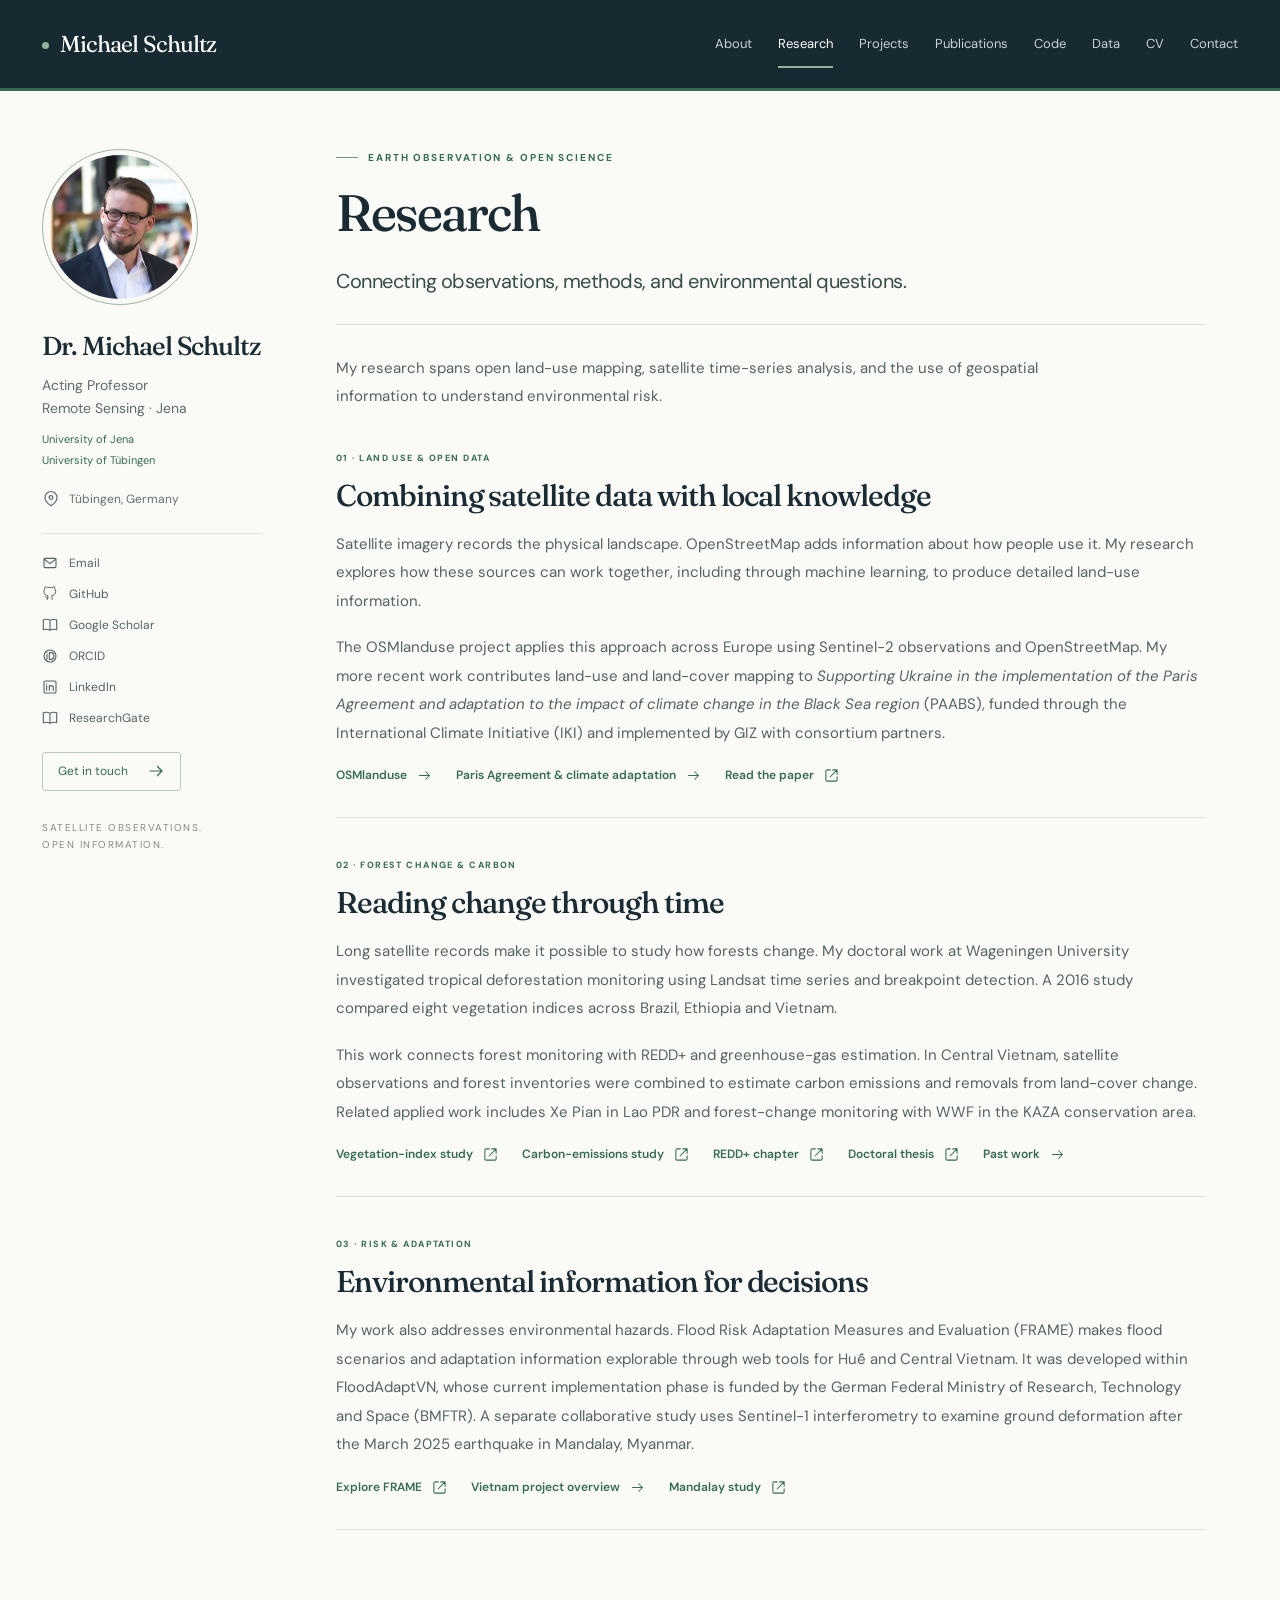
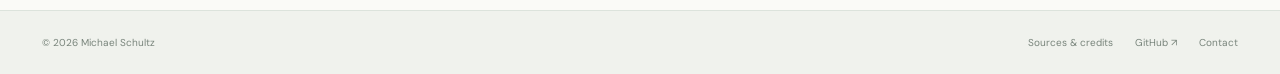
<file: docs/research/index.html>
<!doctype html>
<html lang="en"><head><meta charset="utf-8"><meta name="viewport" content="width=device-width,initial-scale=1"><title>Research — Michael Schultz</title><meta name="description" content="Michael Schultz — Acting Professor of Remote Sensing at the University of Jena, based in Tübingen. Earth observation, World Bank projects, PAABS Ukraine, and FRAME Vietnam."><meta name="theme-color" content="#172a32"><link rel="canonical" href="https://schultzheidelberg.github.io/research/"><meta property="og:title" content="Research — Michael Schultz"><meta property="og:description" content="Michael Schultz — Acting Professor of Remote Sensing at the University of Jena, based in Tübingen. Earth observation, World Bank projects, PAABS Ukraine, and FRAME Vietnam."><meta property="og:type" content="website"><meta property="og:url" content="https://schultzheidelberg.github.io/research/"><meta property="og:image" content="https://schultzheidelberg.github.io/assets/michael-schultz.webp"><link rel="icon" href="/assets/favicon.svg" type="image/svg+xml"><link rel="stylesheet" href="/assets/site.css?v=a5b4afa90e1f"><script src="/assets/site.js" defer></script></head>
<body><a class="skip" href="#main">Skip to content</a><header class="masthead"><div class="topbar"><a class="brand" href="/"><span class="brand-dot"></span>Michael Schultz</a><button class="menu-toggle" aria-expanded="false" aria-controls="navigation"><svg viewBox="0 0 24 24" aria-hidden="true"><path d="M4 6h16M4 12h16M4 18h16"/></svg>Menu</button><nav id="navigation" class="nav" aria-label="Main navigation"><a href="/">About</a><a href="/research/" aria-current="page">Research</a><a href="/projects/">Projects</a><a href="/publications/">Publications</a><a href="/code/">Code</a><a href="/data/">Data</a><a href="/cv/">CV</a><a href="/contact/">Contact</a></nav></div></header>
<div class="site-shell"><aside class="profile" aria-label="Michael Schultz’s profile"><div class="portrait-wrap"><img class="portrait" src="/assets/michael-schultz.webp" width="146" height="146" alt="Michael Schultz"></div><p class="profile-name">Dr. Michael Schultz</p><p class="profile-role">Acting Professor<br>Remote Sensing · Jena</p><div class="profile-affiliations"><a href="https://www.chemgeo.uni-jena.de/34397/institutsrat">University of Jena</a><a href="https://uni-tuebingen.de/en/fakultaeten/mathematisch-naturwissenschaftliche-fakultaet/fachbereiche/geowissenschaften/arbeitsgruppen/geographie/forschungsbereich/geoinformatik-gis/arbeitsgruppe/team/michael-schultz/">University of Tübingen</a></div><p class="profile-location"><svg viewBox="0 0 24 24" aria-hidden="true"><path d="M20 10c0 6-8 11-8 11S4 16 4 10a8 8 0 1 1 16 0Z"/><circle cx="12" cy="10" r="2.5"/></svg>Tübingen, Germany</p><div class="profile-links"><a href="mailto:schultz.consulting@outlook.com"><svg viewBox="0 0 24 24" aria-hidden="true"><rect x="3" y="5" width="18" height="14" rx="2"/><path d="m3 6 9 7 9-7"/></svg><span>Email</span></a><a href="https://github.com/schultzheidelberg"><svg viewBox="0 0 24 24" aria-hidden="true"><path d="M9 19c-4 1-4-2-6-2m12 5v-4a3.5 3.5 0 0 0-1-2.7c3.4-.4 7-1.7 7-7.3a5.7 5.7 0 0 0-1.6-4c.2-1.3.2-2.7-.4-4 0 0-1.3-.4-4.3 1.6a15 15 0 0 0-7.4 0C4.3-.4 3 0 3 0c-.6 1.3-.6 2.7-.4 4A5.7 5.7 0 0 0 1 8c0 5.6 3.6 6.9 7 7.3A3.5 3.5 0 0 0 7 18v4" transform="translate(2 1) scale(.88)"/></svg><span>GitHub</span></a><a href="https://scholar.google.com/citations?user=215uIhEAAAAJ&amp;hl=en"><svg viewBox="0 0 24 24" aria-hidden="true"><path d="M12 5c-3-2-6-2-10-1v15c4-1 7-1 10 1 3-2 6-2 10-1V4c-4-1-7-1-10 1Zm0 0v15"/></svg><span>Google Scholar</span></a><a href="https://orcid.org/0000-0002-4813-090X"><svg viewBox="0 0 24 24" aria-hidden="true"><circle cx="12" cy="12" r="9"/><path d="M7.5 10v7m0-10v.1M11 7h2a5 5 0 0 1 0 10h-2Z"/></svg><span>ORCID</span></a><a href="https://de.linkedin.com/in/michael-schultz-a9025638"><svg viewBox="0 0 24 24" aria-hidden="true"><rect x="3" y="3" width="18" height="18" rx="2"/><path d="M7 10v7m0-10v.1M11 17v-7m0 3a3 3 0 0 1 6 0v4"/></svg><span>LinkedIn</span></a><a href="https://www.researchgate.net/profile/Michael-Schultz-6"><svg viewBox="0 0 24 24" aria-hidden="true"><path d="M12 5c-3-2-6-2-10-1v15c4-1 7-1 10 1 3-2 6-2 10-1V4c-4-1-7-1-10 1Zm0 0v15"/></svg><span>ResearchGate</span></a></div><a class="profile-contact" href="/contact/">Get in touch<svg viewBox="0 0 24 24" aria-hidden="true"><path d="M4 12h16m-6-6 6 6-6 6"/></svg></a><p class="profile-note">Satellite observations.<br>Open information.</p></aside><main class="page" id="main"><header class="page-heading"><div class="eyebrow">EARTH OBSERVATION & OPEN SCIENCE</div><h1>Research</h1><p class="intro">Connecting observations, methods, and environmental questions.</p></header>
<div class="body-copy"><p>My research spans open land-use mapping, satellite time-series analysis, and the use of geospatial information to understand environmental risk.</p></div>
<section class="detail-section" id="land-use"><span class="tag">01 · LAND USE & OPEN DATA</span><h2>Combining satellite data with local knowledge</h2><p>Satellite imagery records the physical landscape. OpenStreetMap adds information about how people use it. My research explores how these sources can work together, including through machine learning, to produce detailed land-use information.</p><p>The OSMlanduse project applies this approach across Europe using Sentinel-2 observations and OpenStreetMap. My more recent work contributes land-use and land-cover mapping to <em>Supporting Ukraine in the implementation of the Paris Agreement and adaptation to the impact of climate change in the Black Sea region</em> (PAABS), funded through the International Climate Initiative (IKI) and implemented by GIZ with consortium partners.</p><div class="inline-links"><a class="arrow-link" href="/projects/#osmlanduse">OSMlanduse<svg viewBox="0 0 24 24" aria-hidden="true"><path d="M4 12h16m-6-6 6 6-6 6"/></svg></a><a class="arrow-link" href="/projects/#ukraine">Paris Agreement & climate adaptation<svg viewBox="0 0 24 24" aria-hidden="true"><path d="M4 12h16m-6-6 6 6-6 6"/></svg></a><a class="arrow-link" href="https://doi.org/10.1038/s41597-025-04703-8">Read the paper<svg viewBox="0 0 24 24" aria-hidden="true"><path d="M14 3h7v7M21 3 10 14"/><path d="M10 3H5a2 2 0 0 0-2 2v14a2 2 0 0 0 2 2h14a2 2 0 0 0 2-2v-5"/></svg></a></div></section>
<section class="detail-section" id="forest-change"><span class="tag">02 · FOREST CHANGE & CARBON</span><h2>Reading change through time</h2><p>Long satellite records make it possible to study how forests change. My doctoral work at Wageningen University investigated tropical deforestation monitoring using Landsat time series and breakpoint detection. A 2016 study compared eight vegetation indices across Brazil, Ethiopia and Vietnam.</p><p>This work connects forest monitoring with REDD+ and greenhouse-gas estimation. In Central Vietnam, satellite observations and forest inventories were combined to estimate carbon emissions and removals from land-cover change. Related applied work includes Xe Pian in Lao PDR and forest-change monitoring with WWF in the KAZA conservation area.</p><div class="inline-links"><a class="arrow-link" href="https://doi.org/10.1016/j.jag.2016.06.020">Vegetation-index study<svg viewBox="0 0 24 24" aria-hidden="true"><path d="M14 3h7v7M21 3 10 14"/><path d="M10 3H5a2 2 0 0 0-2 2v14a2 2 0 0 0 2 2h14a2 2 0 0 0 2-2v-5"/></svg></a><a class="arrow-link" href="https://doi.org/10.1080/17583004.2016.1254009">Carbon-emissions study<svg viewBox="0 0 24 24" aria-hidden="true"><path d="M14 3h7v7M21 3 10 14"/><path d="M10 3H5a2 2 0 0 0-2 2v14a2 2 0 0 0 2 2h14a2 2 0 0 0 2-2v-5"/></svg></a><a class="arrow-link" href="https://doi.org/10.1007/978-981-10-2624-9_4">REDD+ chapter<svg viewBox="0 0 24 24" aria-hidden="true"><path d="M14 3h7v7M21 3 10 14"/><path d="M10 3H5a2 2 0 0 0-2 2v14a2 2 0 0 0 2 2h14a2 2 0 0 0 2-2v-5"/></svg></a><a class="arrow-link" href="https://doi.org/10.18174/454885">Doctoral thesis<svg viewBox="0 0 24 24" aria-hidden="true"><path d="M14 3h7v7M21 3 10 14"/><path d="M10 3H5a2 2 0 0 0-2 2v14a2 2 0 0 0 2 2h14a2 2 0 0 0 2-2v-5"/></svg></a><a class="arrow-link" href="/projects/#past-work">Past work<svg viewBox="0 0 24 24" aria-hidden="true"><path d="M4 12h16m-6-6 6 6-6 6"/></svg></a></div></section>
<section class="detail-section" id="risk"><span class="tag">03 · RISK & ADAPTATION</span><h2>Environmental information for decisions</h2><p>My work also addresses environmental hazards. Flood Risk Adaptation Measures and Evaluation (FRAME) makes flood scenarios and adaptation information explorable through web tools for Huế and Central Vietnam. It was developed within FloodAdaptVN, whose current implementation phase is funded by the German Federal Ministry of Research, Technology and Space (BMFTR). A separate collaborative study uses Sentinel-1 interferometry to examine ground deformation after the March 2025 earthquake in Mandalay, Myanmar.</p><div class="inline-links"><a class="arrow-link" href="https://frame-vn.org/">Explore FRAME<svg viewBox="0 0 24 24" aria-hidden="true"><path d="M14 3h7v7M21 3 10 14"/><path d="M10 3H5a2 2 0 0 0-2 2v14a2 2 0 0 0 2 2h14a2 2 0 0 0 2-2v-5"/></svg></a><a class="arrow-link" href="/projects/#frame">Vietnam project overview<svg viewBox="0 0 24 24" aria-hidden="true"><path d="M4 12h16m-6-6 6 6-6 6"/></svg></a><a class="arrow-link" href="https://doi.org/10.1016/j.srs.2025.100358">Mandalay study<svg viewBox="0 0 24 24" aria-hidden="true"><path d="M14 3h7v7M21 3 10 14"/><path d="M10 3H5a2 2 0 0 0-2 2v14a2 2 0 0 0 2 2h14a2 2 0 0 0 2-2v-5"/></svg></a></div></section></main></div>
<footer class="site-footer"><div class="footer-inner"><span>© 2026 Michael Schultz</span><div class="footer-links"><a href="/sources/">Sources & credits</a><a href="https://github.com/schultzheidelberg">GitHub ↗</a><a href="/contact/">Contact</a></div></div></footer><div class="status-message" role="status" aria-live="polite"></div></body></html>
</file>
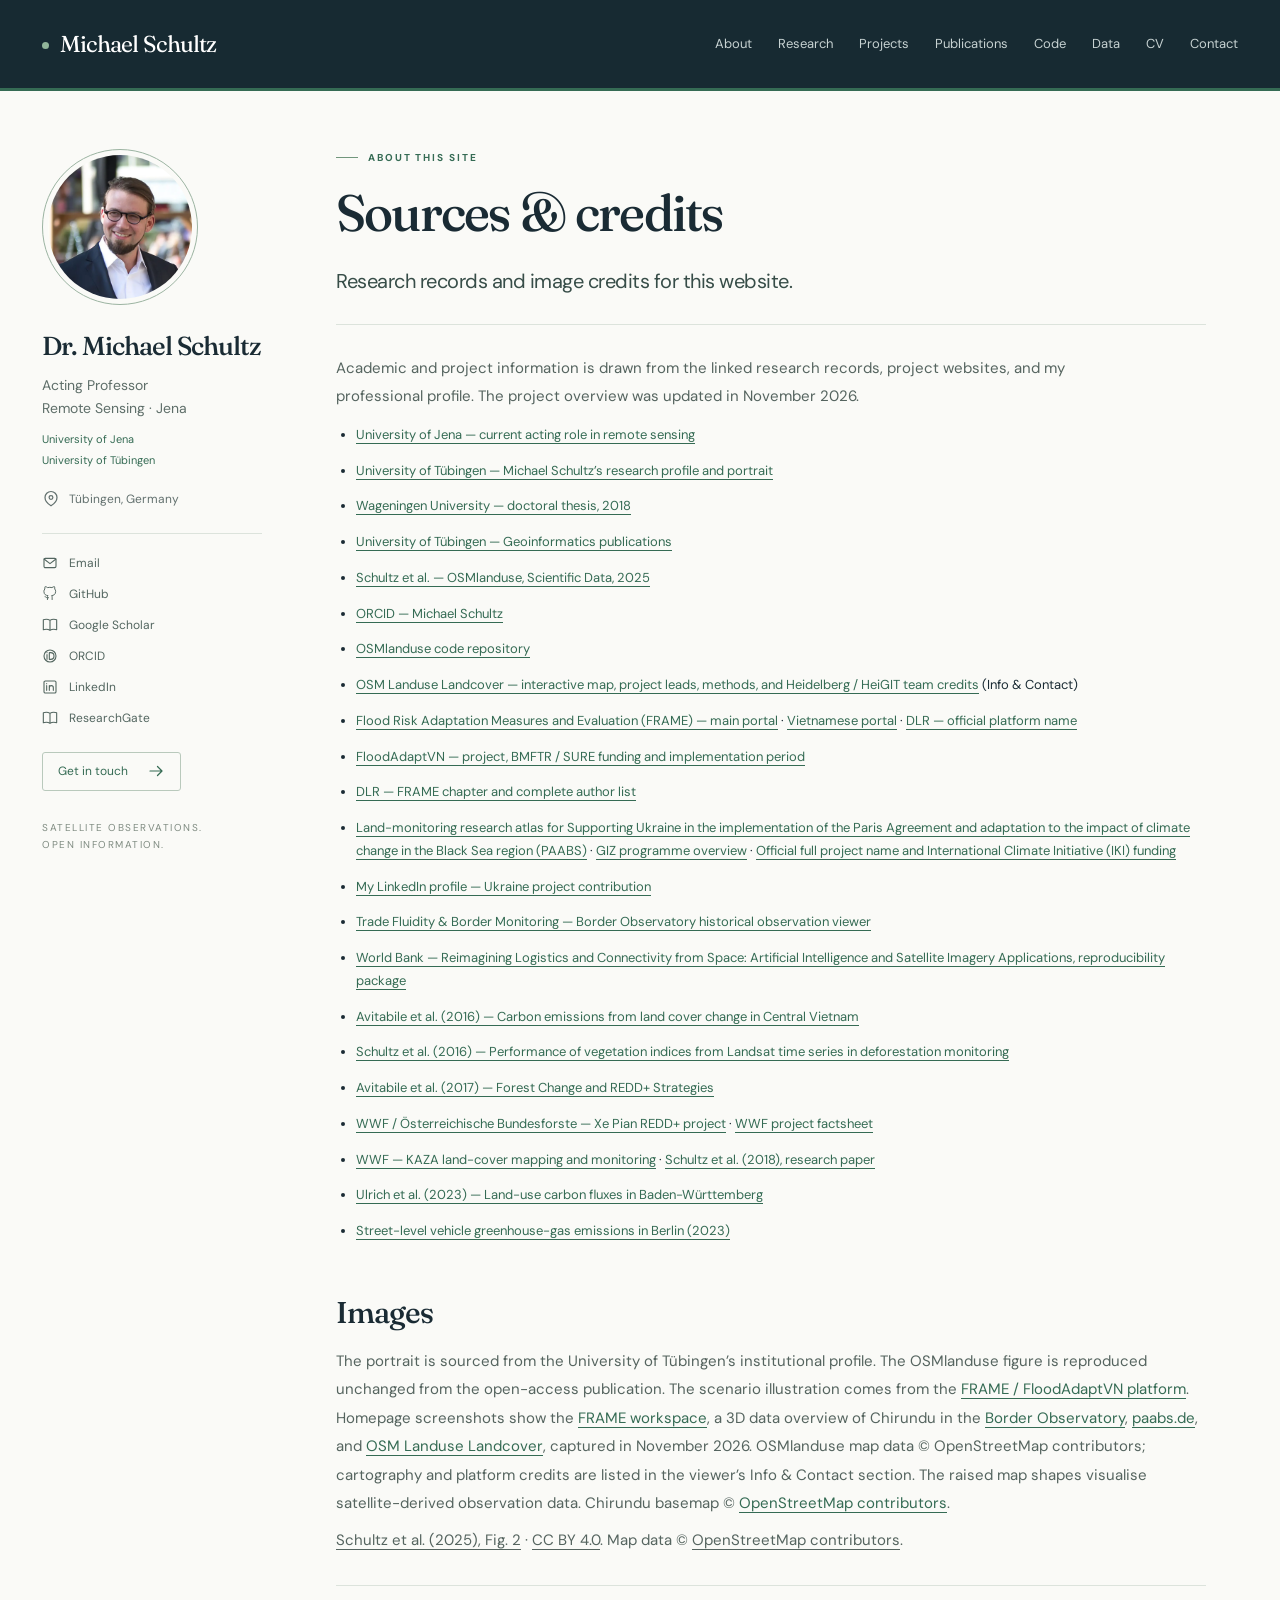
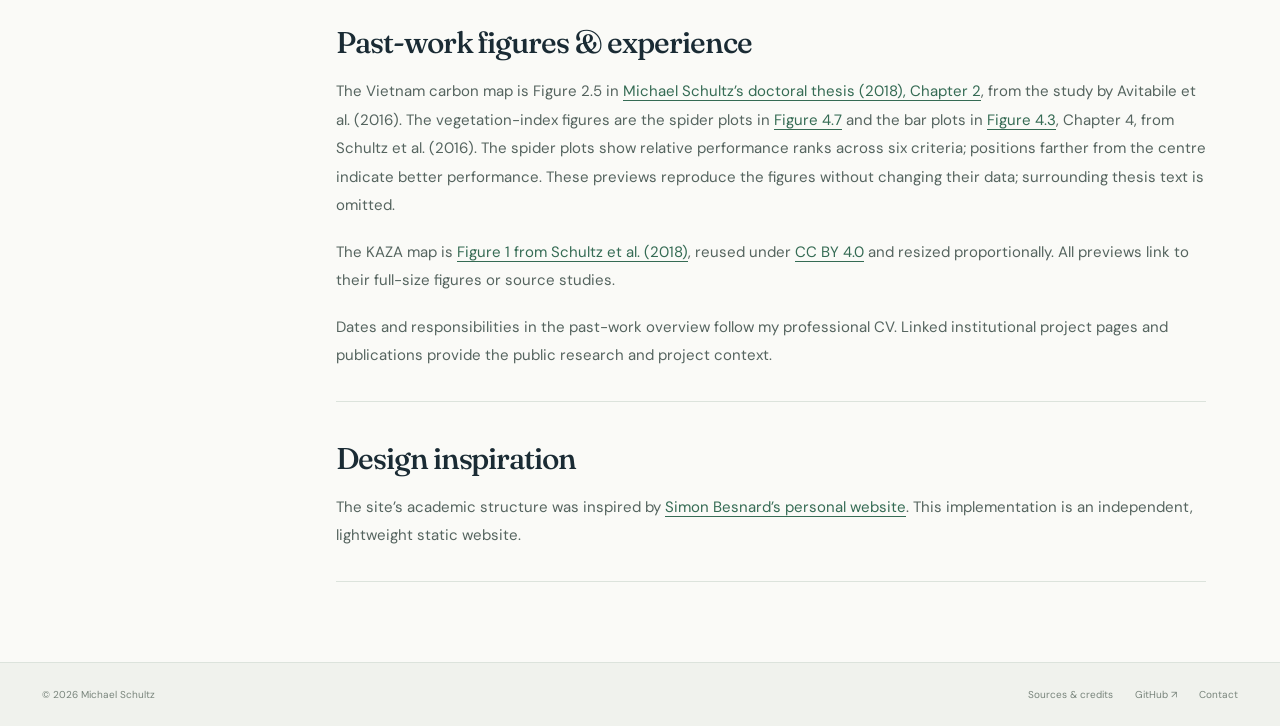
<file: docs/sources/index.html>
<!doctype html>
<html lang="en"><head><meta charset="utf-8"><meta name="viewport" content="width=device-width,initial-scale=1"><title>Sources &amp; credits — Michael Schultz</title><meta name="description" content="Michael Schultz — Acting Professor of Remote Sensing at the University of Jena, based in Tübingen. Earth observation, World Bank projects, PAABS Ukraine, and FRAME Vietnam."><meta name="theme-color" content="#172a32"><link rel="canonical" href="https://schultzheidelberg.github.io/sources/"><meta property="og:title" content="Sources &amp; credits — Michael Schultz"><meta property="og:description" content="Michael Schultz — Acting Professor of Remote Sensing at the University of Jena, based in Tübingen. Earth observation, World Bank projects, PAABS Ukraine, and FRAME Vietnam."><meta property="og:type" content="website"><meta property="og:url" content="https://schultzheidelberg.github.io/sources/"><meta property="og:image" content="https://schultzheidelberg.github.io/assets/michael-schultz.webp"><link rel="icon" href="/assets/favicon.svg" type="image/svg+xml"><link rel="stylesheet" href="/assets/site.css?v=a5b4afa90e1f"><script src="/assets/site.js" defer></script></head>
<body><a class="skip" href="#main">Skip to content</a><header class="masthead"><div class="topbar"><a class="brand" href="/"><span class="brand-dot"></span>Michael Schultz</a><button class="menu-toggle" aria-expanded="false" aria-controls="navigation"><svg viewBox="0 0 24 24" aria-hidden="true"><path d="M4 6h16M4 12h16M4 18h16"/></svg>Menu</button><nav id="navigation" class="nav" aria-label="Main navigation"><a href="/">About</a><a href="/research/">Research</a><a href="/projects/">Projects</a><a href="/publications/">Publications</a><a href="/code/">Code</a><a href="/data/">Data</a><a href="/cv/">CV</a><a href="/contact/">Contact</a></nav></div></header>
<div class="site-shell"><aside class="profile" aria-label="Michael Schultz’s profile"><div class="portrait-wrap"><img class="portrait" src="/assets/michael-schultz.webp" width="146" height="146" alt="Michael Schultz"></div><p class="profile-name">Dr. Michael Schultz</p><p class="profile-role">Acting Professor<br>Remote Sensing · Jena</p><div class="profile-affiliations"><a href="https://www.chemgeo.uni-jena.de/34397/institutsrat">University of Jena</a><a href="https://uni-tuebingen.de/en/fakultaeten/mathematisch-naturwissenschaftliche-fakultaet/fachbereiche/geowissenschaften/arbeitsgruppen/geographie/forschungsbereich/geoinformatik-gis/arbeitsgruppe/team/michael-schultz/">University of Tübingen</a></div><p class="profile-location"><svg viewBox="0 0 24 24" aria-hidden="true"><path d="M20 10c0 6-8 11-8 11S4 16 4 10a8 8 0 1 1 16 0Z"/><circle cx="12" cy="10" r="2.5"/></svg>Tübingen, Germany</p><div class="profile-links"><a href="mailto:schultz.consulting@outlook.com"><svg viewBox="0 0 24 24" aria-hidden="true"><rect x="3" y="5" width="18" height="14" rx="2"/><path d="m3 6 9 7 9-7"/></svg><span>Email</span></a><a href="https://github.com/schultzheidelberg"><svg viewBox="0 0 24 24" aria-hidden="true"><path d="M9 19c-4 1-4-2-6-2m12 5v-4a3.5 3.5 0 0 0-1-2.7c3.4-.4 7-1.7 7-7.3a5.7 5.7 0 0 0-1.6-4c.2-1.3.2-2.7-.4-4 0 0-1.3-.4-4.3 1.6a15 15 0 0 0-7.4 0C4.3-.4 3 0 3 0c-.6 1.3-.6 2.7-.4 4A5.7 5.7 0 0 0 1 8c0 5.6 3.6 6.9 7 7.3A3.5 3.5 0 0 0 7 18v4" transform="translate(2 1) scale(.88)"/></svg><span>GitHub</span></a><a href="https://scholar.google.com/citations?user=215uIhEAAAAJ&amp;hl=en"><svg viewBox="0 0 24 24" aria-hidden="true"><path d="M12 5c-3-2-6-2-10-1v15c4-1 7-1 10 1 3-2 6-2 10-1V4c-4-1-7-1-10 1Zm0 0v15"/></svg><span>Google Scholar</span></a><a href="https://orcid.org/0000-0002-4813-090X"><svg viewBox="0 0 24 24" aria-hidden="true"><circle cx="12" cy="12" r="9"/><path d="M7.5 10v7m0-10v.1M11 7h2a5 5 0 0 1 0 10h-2Z"/></svg><span>ORCID</span></a><a href="https://de.linkedin.com/in/michael-schultz-a9025638"><svg viewBox="0 0 24 24" aria-hidden="true"><rect x="3" y="3" width="18" height="18" rx="2"/><path d="M7 10v7m0-10v.1M11 17v-7m0 3a3 3 0 0 1 6 0v4"/></svg><span>LinkedIn</span></a><a href="https://www.researchgate.net/profile/Michael-Schultz-6"><svg viewBox="0 0 24 24" aria-hidden="true"><path d="M12 5c-3-2-6-2-10-1v15c4-1 7-1 10 1 3-2 6-2 10-1V4c-4-1-7-1-10 1Zm0 0v15"/></svg><span>ResearchGate</span></a></div><a class="profile-contact" href="/contact/">Get in touch<svg viewBox="0 0 24 24" aria-hidden="true"><path d="M4 12h16m-6-6 6 6-6 6"/></svg></a><p class="profile-note">Satellite observations.<br>Open information.</p></aside><main class="page" id="main"><header class="page-heading"><div class="eyebrow">ABOUT THIS SITE</div><h1>Sources & credits</h1><p class="intro">Research records and image credits for this website.</p></header>
<div class="body-copy"><p>Academic and project information is drawn from the linked research records, project websites, and my professional profile. The project overview was updated in November 2026.</p></div><ul class="source-list"><li><a href="https://www.chemgeo.uni-jena.de/34397/institutsrat">University of Jena — current acting role in remote sensing</a></li><li><a href="https://uni-tuebingen.de/en/fakultaeten/mathematisch-naturwissenschaftliche-fakultaet/fachbereiche/geowissenschaften/arbeitsgruppen/geographie/forschungsbereich/geoinformatik-gis/arbeitsgruppe/team/michael-schultz/">University of Tübingen — Michael Schultz’s research profile and portrait</a></li><li><a href="https://doi.org/10.18174/454885">Wageningen University — doctoral thesis, 2018</a></li><li><a href="https://uni-tuebingen.de/en/fakultaeten/mathematisch-naturwissenschaftliche-fakultaet/fachbereiche/geowissenschaften/arbeitsgruppen/geographie/forschungsbereich/geoinformatik-gis/arbeitsgruppe/publikationen/">University of Tübingen — Geoinformatics publications</a></li><li><a href="https://doi.org/10.1038/s41597-025-04703-8">Schultz et al. — OSMlanduse, Scientific Data, 2025</a></li><li><a href="https://orcid.org/0000-0002-4813-090X">ORCID — Michael Schultz</a></li><li><a href="https://github.com/schultzheidelberg/OpenStreetMap-land-use-for-Europe-2020">OSMlanduse code repository</a></li><li><a href="https://osmlanduse.org/">OSM Landuse Landcover — interactive map, project leads, methods, and Heidelberg / HeiGIT team credits</a> (Info &amp; Contact)</li><li><a href="https://frame-vn.org/">Flood Risk Adaptation Measures and Evaluation (FRAME) — main portal</a> · <a href="https://frame-vn.org/frame/">Vietnamese portal</a> · <a href="https://floodadapt.eoc.dlr.de/frame/index.html">DLR — official platform name</a></li><li><a href="https://floodadapt.eoc.dlr.de/index.html">FloodAdaptVN — project, BMFTR / SURE funding and implementation period</a></li><li><a href="https://elib.dlr.de/217324/">DLR — FRAME chapter and complete author list</a></li><li><a href="https://paabs.de/">Land-monitoring research atlas for Supporting Ukraine in the implementation of the Paris Agreement and adaptation to the impact of climate change in the Black Sea region (PAABS)</a> · <a href="https://www.giz.de/en/projects/implementation-paris-agreement-ukrainepaabs">GIZ programme overview</a> · <a href="https://www.international-climate-initiative.com/en/project/supporting-ukraine-in-the-implementation-of-the-paris-agreement-and-adaptation-to-the-impact-of-climate-change-in-the-black-sea-region-paabs-24-i-453-ukr-g-climate-policy-support-ukraine/">Official full project name and International Climate Initiative (IKI) funding</a></li><li><a href="https://de.linkedin.com/in/michael-schultz-a9025638">My LinkedIn profile — Ukraine project contribution</a></li><li><a href="https://wbearthobservation.org/traffic/v11/">Trade Fluidity & Border Monitoring — Border Observatory historical observation viewer</a></li><li><a href="https://reproducibility.worldbank.org/catalog/667">World Bank — Reimagining Logistics and Connectivity from Space: Artificial Intelligence and Satellite Imagery Applications, reproducibility package</a></li><li><a href="https://doi.org/10.1080/17583004.2016.1254009">Avitabile et al. (2016) — Carbon emissions from land cover change in Central Vietnam</a></li><li><a href="https://doi.org/10.1016/j.jag.2016.06.020">Schultz et al. (2016) — Performance of vegetation indices from Landsat time series in deforestation monitoring</a></li><li><a href="https://doi.org/10.1007/978-981-10-2624-9_4">Avitabile et al. (2017) — Forest Change and REDD+ Strategies</a></li><li><a href="https://www.wwf.at/wwf-und-bundesforste-schuetzen-regenwaelder-in-laos/">WWF / Österreichische Bundesforste — Xe Pian REDD+ project</a> · <a href="https://awsassets.panda.org/downloads/xe_pian_redd__final.pdf">WWF project factsheet</a></li><li><a href="https://space-science.wwf.de/project/kaza-land-cover-mapping-and-monitoring/">WWF — KAZA land-cover mapping and monitoring</a> · <a href="https://doi.org/10.3390/rs10111850">Schultz et al. (2018), research paper</a></li><li><a href="https://doi.org/10.1007/s10661-023-11141-9">Ulrich et al. (2023) — Land-use carbon fluxes in Baden-Württemberg</a></li><li><a href="https://doi.org/10.3390/ijgi12040138">Street-level vehicle greenhouse-gas emissions in Berlin (2023)</a></li></ul>
<section class="detail-section"><h2>Images</h2><p>The portrait is sourced from the University of Tübingen’s institutional profile. The OSMlanduse figure is reproduced unchanged from the open-access publication. The scenario illustration comes from the <a href="https://frame-vn.org/frame/">FRAME / FloodAdaptVN platform</a>. Homepage screenshots show the <a href="https://frame-vn.org/frame/">FRAME workspace</a>, a 3D data overview of Chirundu in the <a href="https://wbearthobservation.org/traffic/v11/">Border Observatory</a>, <a href="https://paabs.de/">paabs.de</a>, and <a href="https://osmlanduse.org/">OSM Landuse Landcover</a>, captured in November 2026. OSMlanduse map data © OpenStreetMap contributors; cartography and platform credits are listed in the viewer’s Info &amp; Contact section. The raised map shapes visualise satellite-derived observation data. Chirundu basemap © <a href="https://www.openstreetmap.org/copyright">OpenStreetMap contributors</a>.</p><p class="image-credit"><a href="https://www.nature.com/articles/s41597-025-04703-8/figures/2">Schultz et al. (2025), Fig. 2</a> · <a href="https://creativecommons.org/licenses/by/4.0/">CC BY 4.0</a>. Map data © <a href="https://www.openstreetmap.org/copyright">OpenStreetMap contributors</a>.</p></section>
<section class="detail-section"><h2>Past-work figures & experience</h2><p>The Vietnam carbon map is Figure 2.5 in <a href="https://edepot.wur.nl/454885#page=38">Michael Schultz’s doctoral thesis (2018), Chapter 2</a>, from the study by Avitabile et al. (2016). The vegetation-index figures are the spider plots in <a href="https://edepot.wur.nl/454885#page=79">Figure 4.7</a> and the bar plots in <a href="https://edepot.wur.nl/454885#page=75">Figure 4.3</a>, Chapter 4, from Schultz et al. (2016). The spider plots show relative performance ranks across six criteria; positions farther from the centre indicate better performance. These previews reproduce the figures without changing their data; surrounding thesis text is omitted.</p><p>The KAZA map is <a href="https://mdpi-res.com/d_attachment/remotesensing/remotesensing-10-01850/article_deploy/html/images/remotesensing-10-01850-g001.png">Figure 1 from Schultz et al. (2018)</a>, reused under <a href="https://creativecommons.org/licenses/by/4.0/">CC BY 4.0</a> and resized proportionally. All previews link to their full-size figures or source studies.</p><p>Dates and responsibilities in the past-work overview follow my professional CV. Linked institutional project pages and publications provide the public research and project context.</p></section>
<section class="detail-section"><h2>Design inspiration</h2><p>The site’s academic structure was inspired by <a href="https://simonbesnard1.github.io/">Simon Besnard’s personal website</a>. This implementation is an independent, lightweight static website.</p></section></main></div>
<footer class="site-footer"><div class="footer-inner"><span>© 2026 Michael Schultz</span><div class="footer-links"><a href="/sources/">Sources & credits</a><a href="https://github.com/schultzheidelberg">GitHub ↗</a><a href="/contact/">Contact</a></div></div></footer><div class="status-message" role="status" aria-live="polite"></div></body></html>
</file>
<file: assets/site.css>
@import url('https://fonts.googleapis.com/css2?family=DM+Sans:wght@400;450;500;600;700&family=Fraunces:opsz,wght@9..144,400;9..144,500;9..144,600&display=swap');
:root{--ink:#1a2b34;--navy:#172a32;--green:#356b54;--green-dark:#28543f;--muted:#63716f;--paper:#fafaf7;--line:#dce3dc;--wash:#edf1eb;--serif:'Fraunces',Georgia,serif;--sans:'DM Sans',system-ui,sans-serif}
*{box-sizing:border-box}html{scroll-behavior:smooth}body{margin:0;background:var(--paper);color:var(--ink);font:16px/1.75 var(--sans);-webkit-font-smoothing:antialiased}a{color:var(--green);text-underline-offset:4px;text-decoration-thickness:1px}a:hover{color:var(--green-dark)}button,input{font:inherit}button,a{-webkit-tap-highlight-color:transparent}a:focus-visible,button:focus-visible,input:focus-visible{outline:3px solid #c99336;outline-offset:5px}button{cursor:pointer}img{display:block;max-width:100%}svg{width:18px;height:18px;flex:none;stroke:currentColor;fill:none;stroke-width:1.65;stroke-linecap:round;stroke-linejoin:round}h1,h2,h3,h4,p{margin:0}h1,h2,h3{font-family:var(--serif);font-weight:500;line-height:1.2;letter-spacing:-.035em}h1{font-size:clamp(40px,4vw,56px)}h2{font-size:30px}h3{font-size:23px}p+p{margin-top:18px}.skip{position:fixed;top:-100px;left:16px;z-index:50;padding:12px;background:white}.skip:focus{top:10px}.masthead{background:var(--navy);border-bottom:3px solid var(--green);color:#fff}.topbar{max-width:1280px;margin:auto;min-height:88px;padding:0 42px;display:flex;align-items:center;justify-content:space-between;gap:32px}.brand{font-family:var(--serif);font-size:23px;color:#fff;text-decoration:none;white-space:nowrap;letter-spacing:-.04em}.brand:hover{color:#fff}.brand-dot{display:inline-block;background:#91b59a;width:7px;height:7px;border-radius:50%;margin:0 11px 3px 0}.nav{display:flex;align-items:stretch;gap:26px;min-height:88px}.nav a{font-size:13px;display:flex;align-items:center;text-decoration:none;color:#c7d2d2;position:relative}.nav a:hover,.nav a[aria-current=page]{color:#fff}.nav a[aria-current=page]:after{content:'';position:absolute;bottom:20px;height:2px;background:#91b59a;left:0;right:0}.menu-toggle{display:none;background:transparent;border:1px solid #5e7379;border-radius:3px;color:#fff;padding:6px 11px;gap:8px;align-items:center}.site-shell{max-width:1280px;margin:0 auto;padding:58px 42px 80px;display:grid;grid-template-columns:220px minmax(0,1fr);gap:74px}.profile{position:sticky;top:34px;align-self:start}.portrait-wrap{width:156px;height:156px;border-radius:50%;padding:5px;border:1px solid #9bb3a1;margin:0 0 26px}.portrait{width:100%;height:100%;border-radius:50%;object-fit:cover;object-position:center 38%}.profile-name{font:500 26px/1.2 var(--serif);letter-spacing:-.04em}.profile-role{margin-top:12px;font-size:14px;line-height:1.6;color:#5e6e69;max-width:200px}.profile-location{margin:20px 0 23px;display:flex;gap:9px;align-items:center;font-size:12px;color:var(--muted)}.profile-links{border-top:1px solid var(--line);padding-top:19px;display:flex;flex-direction:column;gap:10px}.profile-links a{display:flex;gap:11px;align-items:center;font-size:12px;color:#536660;text-decoration:none}.profile-links a:hover{color:var(--green);text-decoration:underline}.profile-links svg{width:16px;height:16px}.profile-note{font-size:10px;letter-spacing:.15em;text-transform:uppercase;color:#7f8b81;line-height:1.7;margin-top:28px}.profile-contact{margin-top:23px;display:inline-flex;align-items:center;justify-content:center;gap:19px;border:1px solid #b9c9bc;padding:8px 15px;border-radius:3px;font-size:12px;text-decoration:none;color:var(--green)}.page{min-width:0;max-width:870px}.eyebrow{font-size:10px;text-transform:uppercase;letter-spacing:.19em;color:var(--green);font-weight:700;display:flex;align-items:center;gap:10px;margin-bottom:15px}.eyebrow:before{content:'';width:22px;height:1px;background:#71967c}.page-heading{padding-bottom:27px;border-bottom:1px solid var(--line);margin-bottom:29px}.page-heading .intro{max-width:730px;margin-top:22px;font-size:20px;line-height:1.6;letter-spacing:-.025em;color:#374d48}.body-copy{max-width:730px;color:#55645f;font-size:15px;line-height:1.9}.body-copy a{color:var(--green)}.inline-links{display:flex;gap:24px;flex-wrap:wrap;margin-top:25px}.arrow-link{display:inline-flex;gap:10px;align-items:center;text-decoration:none;font-size:12px;font-weight:600}.arrow-link svg{width:15px;height:15px;transition:transform .2s}.arrow-link:hover svg{transform:translateX(3px)}.section{margin-top:49px}.section-top{display:flex;justify-content:space-between;align-items:baseline;gap:20px;margin-bottom:21px}.section-top h2{font-size:27px}.section-top .arrow-link{white-space:nowrap;font-size:11px}.feature{display:grid;grid-template-columns:46% 1fr;background:var(--wash);border:1px solid #d9e1d7;border-radius:4px;overflow:hidden}.feature-visual{display:flex;align-items:center;justify-content:center;min-height:255px;background:#e3e9df;padding:12px}.feature-visual img{width:100%;max-height:285px;object-fit:contain;mix-blend-mode:multiply}.feature-copy{padding:28px 26px}.tag{font-size:9px;color:var(--green);font-weight:700;letter-spacing:.16em;text-transform:uppercase}.feature h3{font-size:28px;margin:13px 0 12px}.feature p{font-size:13px;line-height:1.8;color:#5d6b61}.feature .arrow-link{margin-top:20px}.image-credit{font-size:9px;line-height:1.6;color:#7b857c;margin-top:8px}.image-credit a{color:inherit}.theme-list{list-style:none;margin:0;padding:0}.theme-list li{border-top:1px solid var(--line)}.theme-list li:last-child{border-bottom:1px solid var(--line)}.theme-list a{padding:21px 0;display:grid;grid-template-columns:37px 1fr 22px;gap:12px;color:inherit;text-decoration:none;align-items:center}.theme-num{font-size:11px;color:#8a9b8d;align-self:start;padding-top:3px}.theme-list h3{font-family:var(--sans);font-weight:500;font-size:15px;letter-spacing:-.02em}.theme-list p{font-size:12px;color:var(--muted);margin-top:5px}.theme-list svg{color:var(--green)}.theme-list a:hover h3{color:var(--green)}.publication-preview{display:grid;grid-template-columns:44px 1fr;gap:20px;border-top:1px solid var(--line);padding:20px 0}.publication-preview time{font-size:12px;color:var(--muted)}.publication-preview h3{font-family:var(--sans);font-size:14px;line-height:1.6;letter-spacing:-.015em}.publication-preview a{color:var(--ink);text-decoration:none}.publication-preview a:hover{color:var(--green)}.publication-preview p{font-size:11px;color:var(--muted);margin-top:6px}.site-footer{border-top:1px solid var(--line);background:#f0f2ed}.footer-inner{max-width:1280px;margin:auto;padding:23px 42px;display:flex;justify-content:space-between;gap:25px;font-size:10px;color:#78847b}.footer-links{display:flex;gap:22px}.footer-links a{color:inherit;text-decoration:none}.footer-links a:hover{text-decoration:underline}.detail-section{padding:31px 0;border-bottom:1px solid var(--line);scroll-margin-top:24px}.detail-section h2{margin:8px 0 16px}.detail-section p{color:#55645f;font-size:15px;line-height:1.9}.detail-section .inline-links{margin-top:18px}.project{margin-top:28px;border-top:1px solid var(--line);padding-top:28px}.project h2{font-size:29px;margin:9px 0 15px}.project p{font-size:15px;color:#55645f}.project .project-meta{font-size:11px;color:var(--muted);margin:13px 0 0}.project-links{display:flex;gap:20px;flex-wrap:wrap;margin-top:18px}.publication-tools{display:flex;gap:12px;margin:28px 0 8px}.search-field{flex:1;min-width:0;position:relative}.search-field svg{position:absolute;top:13px;left:14px;color:var(--muted)}.search-field input{width:100%;padding:10px 14px 10px 42px;border:1px solid #cfd8ce;background:#fff;border-radius:3px;font-size:13px;color:var(--ink)}.publication-count{font-size:11px;color:var(--muted);margin-bottom:24px}.publication{border-top:1px solid var(--line);padding:25px 0;display:grid;grid-template-columns:48px 1fr;gap:20px}.pub-year{color:var(--green);font-size:12px;padding-top:3px}.publication h2{font:500 18px/1.5 var(--sans);letter-spacing:-.025em}.publication h2 a{color:inherit;text-decoration:none}.publication h2 a:hover{color:var(--green)}.pub-authors{font-size:12px;color:#6e7c70;margin-top:10px}.pub-journal{font-size:12px;color:#536659;margin-top:7px}.pub-actions{display:flex;gap:20px;margin-top:13px;align-items:center}.pub-actions a,.copy-citation{border:0;background:none;padding:0;color:var(--green);font-size:11px;text-decoration:none}.pub-actions a:hover,.copy-citation:hover{text-decoration:underline}.empty-result{border-top:1px solid var(--line);padding:35px 0;color:var(--muted)}.resource{padding:26px 0;border-top:1px solid var(--line)}.resource h2{font-size:26px;margin:9px 0 13px}.resource p{color:#55645f;font-size:14px}.resource-details{display:flex;flex-wrap:wrap;gap:8px;margin:17px 0 18px}.resource-details span{font-size:10px;background:var(--wash);padding:3px 9px;border-radius:2px;color:#5a6e5c}.contact-lead{font:500 28px/1.4 var(--serif);letter-spacing:-.035em;margin:35px 0 24px;max-width:600px}.contact-email{font-size:clamp(15px,2.4vw,25px);word-break:break-word}.contact-grid{margin-top:38px;display:grid;grid-template-columns:1fr 1fr;gap:0 30px}.contact-grid a{padding:20px 0;border-top:1px solid var(--line);display:flex;justify-content:space-between;align-items:center;font-size:13px;text-decoration:none}.contact-grid a svg{width:16px}.cv-actions{display:flex;align-items:center;flex-wrap:wrap;gap:12px 20px;margin:25px 0}.button{border:1px solid var(--green);background:var(--green);color:#fff;border-radius:3px;padding:9px 15px;font-size:12px;text-decoration:none;display:inline-flex;align-items:center;gap:8px}.button:hover{background:var(--green-dark);color:white}.timeline{margin-top:26px}.timeline-item{display:grid;grid-template-columns:80px 1fr;gap:20px;padding:23px 0;border-top:1px solid var(--line)}.timeline-label{font-size:11px;color:var(--green);padding-top:4px}.timeline-item h3{font:500 17px/1.5 var(--sans);letter-spacing:-.02em}.timeline-item p{font-size:13px;color:#617164;margin-top:9px}.timeline-item .arrow-link{margin-top:13px}.subtle{font-size:12px;color:var(--muted)}.source-list{padding-left:20px;font-size:13px}.source-list li{margin:13px 0}.status-message{position:fixed;bottom:24px;left:50%;transform:translateX(-50%);z-index:20;background:var(--navy);color:white;font-size:13px;padding:10px 20px;border-radius:4px;box-shadow:0 4px 20px #0002}.status-message:empty{display:none}[hidden]{display:none!important}.sr-only{position:absolute;width:1px;height:1px;padding:0;margin:-1px;overflow:hidden;clip:rect(0,0,0,0);white-space:nowrap;border:0}
@media(min-width:1450px){.site-shell{padding-top:65px;padding-bottom:95px}.profile{top:42px}}
@media(max-width:1100px){.topbar{padding:0 28px;gap:20px}.nav{gap:19px}.nav a{font-size:12px}.site-shell{padding:45px 28px 70px;grid-template-columns:195px minmax(0,1fr);gap:42px}.profile-name{font-size:24px}.feature{grid-template-columns:43% 1fr}.feature-copy{padding:23px 20px}.feature h3{font-size:25px}}
@media(max-width:850px){.topbar{min-height:76px;flex-wrap:wrap;padding:0 24px;gap:0}.brand{font-size:23px;min-height:76px;display:flex;align-items:center}.brand-dot{margin-bottom:0}.menu-toggle{display:flex}.nav{width:100%;min-height:0;display:flex;flex-wrap:wrap;gap:0;padding-bottom:15px}.js .nav{display:none}.js .nav.is-open{display:flex}.nav a{padding:7px 15px 7px 0;margin-right:10px;font-size:13px}.nav a[aria-current=page]:after{bottom:4px;right:15px}.site-shell{grid-template-columns:170px minmax(0,1fr);gap:30px;padding:35px 24px 55px}.portrait-wrap{width:130px;height:130px}.profile-name{font-size:22px}.profile-role{font-size:12px}.profile-location{font-size:11px}.profile-links a{font-size:11px;gap:8px}.profile-contact{font-size:11px;padding:7px 12px}.feature{grid-template-columns:1fr}.feature-visual{min-height:0;height:235px}.feature-visual img{height:100%;width:100%;object-fit:contain}.page-heading .intro{font-size:18px}.section-top{flex-wrap:wrap;gap:12px}.footer-inner{padding:23px 24px}}
@media(max-width:620px){.site-shell{display:block;padding:26px 22px 48px}.profile{position:static;display:grid;grid-template-columns:83px 1fr;column-gap:18px;padding-bottom:26px;margin-bottom:34px;border-bottom:1px solid var(--line)}.portrait-wrap{width:82px;height:82px;padding:3px;margin:0;grid-row:1/5}.profile-name{font-size:24px;margin-top:2px}.profile-role{font-size:12px;margin-top:7px;max-width:290px}.profile-location{font-size:10px;margin:10px 0 0;gap:6px}.profile-location svg{width:13px;height:13px}.profile-links{grid-column:1/-1;flex-direction:row;flex-wrap:wrap;gap:10px 20px;border:0;padding:18px 0 0}.profile-links a{font-size:10px;gap:5px}.profile-links svg{width:14px;height:14px}.profile-contact,.profile-note{display:none}.eyebrow{font-size:9px;letter-spacing:.16em;margin-bottom:12px}h1{font-size:42px}.page-heading{margin-bottom:24px;padding-bottom:24px}.page-heading .intro{font-size:19px;margin-top:18px;line-height:1.65}.body-copy{font-size:14px;line-height:1.9}.section{margin-top:36px}.section-top h2{font-size:27px}.feature-visual{height:240px;padding:12px}.feature-copy{padding:24px}.feature h3{font-size:29px}.feature p{font-size:14px}.theme-list a{grid-template-columns:24px 1fr 18px;gap:10px}.theme-list p{font-size:12px}.theme-list h3{font-size:14px}.footer-inner{padding:20px 22px;flex-direction:column;gap:9px}.publication{grid-template-columns:1fr;gap:7px}.publication h2{font-size:17px}.pub-actions{gap:18px}.contact-grid{grid-template-columns:1fr}.contact-lead{font-size:26px}.timeline-item{grid-template-columns:1fr;gap:7px}.project h2,.detail-section h2{font-size:28px}.inline-links{gap:20px}.status-message{width:max-content;max-width:90%}}
/* Verified bibliography: progressive enhancement over a complete static list. */
.publication-stats{display:flex;flex-wrap:wrap;gap:22px 42px;margin:0 0 21px}.publication-stats>div{display:flex;flex-direction:column-reverse;gap:5px}.publication-stats dt{font-size:11px;color:var(--muted)}.publication-stats dd{margin:0;color:var(--green);font:500 31px/1.2 var(--serif);letter-spacing:-.03em}.bibliography-downloads{margin:26px 0 32px;padding:23px 25px;background:var(--wash);border:1px solid var(--line);border-radius:4px}.bibliography-downloads h2{font-size:24px}.bibliography-downloads p{font-size:12px;color:var(--muted);margin-top:8px}.download-links{display:flex;flex-wrap:wrap;gap:10px 23px;margin-top:16px}.download-links a{font-size:12px;font-weight:600;text-decoration:none}.download-links a:hover{text-decoration:underline}.publication-tools{display:block}.publication-tools label{display:block;color:var(--muted);font-size:11px}.publication-tools .search-field input{padding:10px 14px;margin-top:6px}.publication-filters{display:flex;align-items:end;gap:12px;margin-top:13px}.publication-filters label:first-child{flex:1}.publication-filters select{display:block;width:100%;max-width:100%;font:inherit;font-size:12px;color:var(--ink);background:#fff;border:1px solid #cfd8ce;border-radius:3px;padding:10px;margin-top:6px}.publication-filters select:focus-visible,.pub-evidence summary:focus-visible{outline:3px solid #c99336;outline-offset:4px}.reset-filters{background:transparent;border:1px solid #cfd8ce;border-radius:3px;padding:9px 12px;color:var(--green);font-size:12px;white-space:nowrap}.publication-count{margin-top:14px}.pub-type{font-size:10px;text-transform:uppercase;letter-spacing:.07em;color:var(--green);margin-bottom:7px}.publication>div{min-width:0;overflow-wrap:anywhere}.pub-contribution{font-size:12px;color:var(--green);margin-top:8px;font-weight:600}.pub-actions{flex-wrap:wrap;gap:10px 20px}.pub-evidence{font-size:12px;color:var(--muted);margin-top:15px}.pub-evidence summary{cursor:pointer;width:fit-content;color:#536659}.pub-evidence p{margin-top:10px}.evidence-links{display:flex;flex-wrap:wrap;gap:4px}.bibliography-footnote{font-size:12px;color:var(--muted);padding-top:24px;border-top:1px solid var(--line)}.bibliography-home{margin-top:18px}.publication{scroll-margin-top:24px}
@media(max-width:620px){.publication-stats{gap:18px 26px}.publication-stats dd{font-size:27px}.bibliography-downloads{padding:20px}.publication-filters{flex-wrap:wrap}.publication-filters label:first-child{flex:1 1 60%}.publication-filters label{min-width:0}.reset-filters{margin-top:2px}.publication-filters select{font-size:12px}.publication-tools .search-field input{font-size:16px}}
@media(prefers-reduced-motion:reduce){html{scroll-behavior:auto}*{transition:none!important}}
@media print{.masthead,.profile,.site-footer,.cv-actions,.status-message,.skip,.publication-tools,.pub-actions{display:none!important}body{background:white;color:black;font-size:11pt}.site-shell{display:block;padding:0;max-width:none}.page{max-width:none}.page-heading{margin-bottom:18px}h1{font-size:30pt}h2{font-size:18pt}a{color:black}.detail-section,.timeline-item,.publication{break-inside:avoid}.section{margin-top:25px}}

.project-figure{margin:30px 0 0;padding:18px;background:var(--wash);border:1px solid var(--line);border-radius:4px}.project-figure img{width:100%;height:auto}.project-figure .image-credit{margin-top:12px}
.frame-feature{grid-template-columns:48% 1fr}.frame-feature .feature-visual{padding:0;background:#f6f7f3}.frame-feature .feature-visual img{height:100%;min-height:265px;max-height:320px;object-fit:cover;mix-blend-mode:normal}.frame-feature .feature-copy{padding:27px 24px}.frame-feature .project-links{gap:12px 20px}.frame-feature .project-links .arrow-link{margin:0;font-size:11px}.project-index{display:flex;flex-wrap:wrap;gap:9px;margin:25px 0 10px}.project-index a{background:var(--wash);border:1px solid var(--line);padding:6px 11px;border-radius:3px;font-size:11px;text-decoration:none}.project-index a:hover{background:#e2eadd}.project{scroll-margin-top:25px}.project p+p{margin-top:16px}.tool-grid{display:grid;grid-template-columns:1fr 1fr;gap:17px;margin-top:26px}.tool-grid>a{display:block;padding:23px;background:var(--wash);border:1px solid var(--line);border-radius:4px;text-decoration:none;color:var(--ink)}.tool-grid>a:hover{border-color:#8fac98}.tool-grid h3{font-size:23px;margin:12px 0}.tool-grid p{font-size:12px;line-height:1.8}.tool-action{display:flex;align-items:center;gap:10px;margin-top:20px;font-size:11px;color:var(--green);font-weight:600}.tool-action svg{width:14px;height:14px}@media(max-width:850px){.frame-feature{grid-template-columns:1fr}.frame-feature .feature-visual img{min-height:0;object-fit:contain}.frame-feature .feature-visual{height:230px}.tool-grid{grid-template-columns:1fr}}@media(max-width:620px){.page-heading h1{font-size:39px}.frame-feature .feature-copy{padding:24px}.tool-grid>a{padding:20px}.project-index{gap:8px}.project-index a{font-size:10px}}

/* Project portals and academic affiliations. */
.profile-affiliations{display:flex;flex-direction:column;gap:5px;margin-top:12px;font-size:11px;line-height:1.5}
.profile-affiliations a{color:var(--green);text-decoration:none}
.profile-affiliations a:hover{text-decoration:underline}
.portal-list{display:grid;gap:24px}
.portal-card{display:grid;grid-template-columns:minmax(0,1.15fr) minmax(0,1fr);border:1px solid var(--line);border-radius:5px;overflow:hidden;background:#fff}
.portal-preview{display:flex;align-items:center;justify-content:center;background:var(--wash);align-self:stretch;min-width:0;position:relative;overflow:hidden}
.portal-preview img{width:100%;height:auto;object-fit:contain;transition:filter .2s}
.portal-preview:hover img{filter:brightness(.95)}
.portal-status{position:absolute;top:50%;left:50%;transform:translate(-50%,-50%) rotate(-8deg);max-width:calc(100% - 24px);padding:9px 16px;border:1px solid #356b5480;border-radius:3px;background:#fafaf7ed;box-shadow:0 2px 8px #172a3214;color:var(--green-dark);font-size:clamp(11px,1.2vw,16px);font-weight:700;line-height:1.4;letter-spacing:.12em;text-transform:uppercase;text-align:center;white-space:nowrap;pointer-events:none}
.portal-copy{padding:24px;min-width:0;align-self:center}
.portal-copy h3{font-size:25px;margin:9px 0 12px}
.portal-copy p{font-size:13px;line-height:1.75;color:#55645f}
.portal-copy .project-context{font-size:11px;line-height:1.5;font-weight:500;color:var(--green);margin:-3px 0 10px}
.project>.project-context,.resource>.project-context{font-size:12px;line-height:1.6;font-weight:500;color:var(--green);margin:-5px 0 15px}
.portal-copy .project-context+p,.project .project-context+p,.resource .project-context+p{margin-top:0}
.portal-copy .project-links{gap:12px 18px}
.portal-copy .arrow-link{font-size:11px}
.past-work-intro{font-size:14px;color:var(--muted);margin-bottom:21px;max-width:680px}
.past-preview{display:block;position:relative;aspect-ratio:3/2;align-self:center;background:#fff;min-width:0}
.past-preview img{position:absolute;inset:0;width:100%;height:100%;object-fit:contain;padding:12px}
.past-preview:hover img{filter:brightness(.97)}
.past-preview-pair{display:grid;grid-template-rows:minmax(0,5fr) minmax(0,3fr);gap:8px;padding:12px;aspect-ratio:3/2;align-self:center;min-width:0}
.past-preview-pair .past-preview{aspect-ratio:auto;align-self:stretch;min-height:0}
.past-preview-pair img{padding:0}
.past-work-card .image-credit{font-size:9px;line-height:1.6;color:var(--muted);margin-top:14px}
.past-work-followup{margin-top:17px}
.research-cloud{display:flex;justify-content:center;align-items:center;gap:12px 25px;flex-wrap:wrap;padding:32px 24px;background:var(--wash);border-block:1px solid var(--line)}
.research-cloud a{font:500 16px/1.4 var(--sans);text-decoration:none;color:#496c69}
.research-cloud a:nth-child(3n){color:#775e35}
.research-cloud a:hover{text-decoration:underline}
.research-cloud .cloud-largest{font-family:var(--serif);font-size:39px;color:var(--ink)}
.research-cloud .cloud-large{font-family:var(--serif);font-size:28px;color:var(--green)}
.research-cloud .cloud-medium{font-size:21px}
.research-cloud-section>.subtle{margin-top:12px}
.current-appointment .body-copy{margin-top:16px}
@media(max-width:1100px) and (min-width:601px){.portal-card{grid-template-columns:1fr}.portal-preview img{height:auto}.portal-copy{padding:22px}}
@media(max-width:600px){.portal-card{grid-template-columns:1fr}.portal-preview img{height:auto}.portal-copy{padding:21px}.research-cloud{padding:25px 17px;gap:12px 18px}.research-cloud .cloud-largest{font-size:30px}.research-cloud .cloud-large{font-size:24px}.research-cloud .cloud-medium{font-size:18px}}

.publication-index{display:flex;flex-wrap:wrap;gap:12px 24px;margin:24px 0;font-size:12px}
.publication-index a{font-weight:600;text-decoration:none}
.publication-index a:hover{text-decoration:underline}
.work-in-progress{scroll-margin-top:24px}
.work-in-progress>h2{margin-bottom:12px}
.pending-record{padding:22px 0;border-bottom:1px solid var(--line)}
.pending-record h3{font:500 17px/1.55 var(--sans);letter-spacing:-.02em;margin-top:8px}
.pending-record h3 a{text-decoration:none;color:var(--ink)}
.pending-record h3 a:hover{color:var(--green)}
.work-status{font-size:11px;color:var(--green);font-weight:600}
.pending-record>.subtle{margin-top:10px}
</file>
